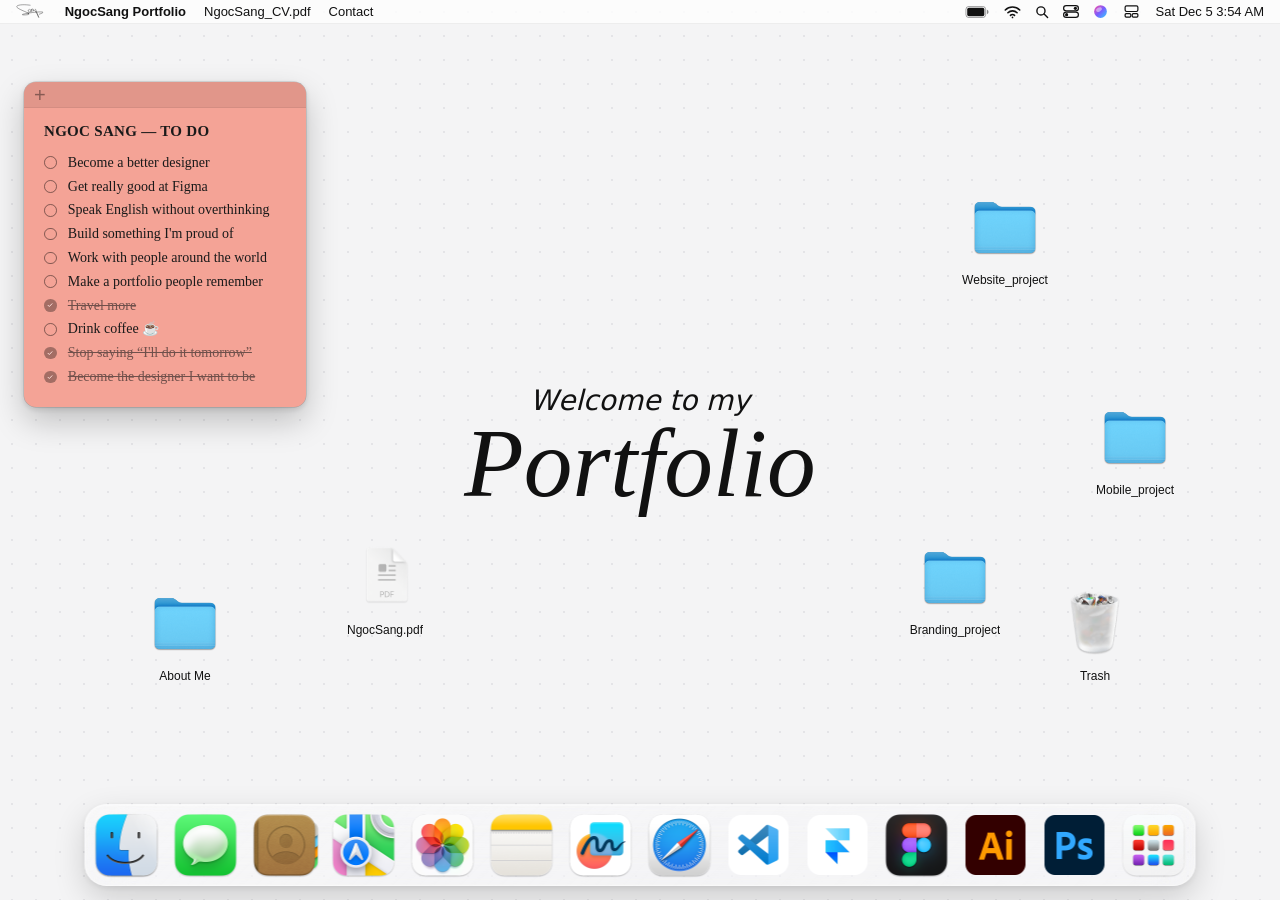
<file: index.html>
<!doctype html>
<html lang="en">

<head>
  <meta charset="UTF-8" />
  <meta name="viewport" content="width=device-width, initial-scale=1, viewport-fit=cover" />
  <title>Mac ios</title>
  <meta name="description" content="Ngoc Sang's design portfolio: website, mobile and branding projects." />
  <meta name="theme-color" content="#f8f8f8" />

  <!-- Chia sẻ mạng xã hội -->
  <meta property="og:type" content="website" />
  <meta property="og:title" content="NgocSang Portfolio" />
  <meta property="og:description" content="Design portfolio: website, mobile and branding projects." />
  <meta property="og:image" content="assets/menubar/Logo_dark.svg" />

  <link rel="icon" href="assets/menubar/Logo_dark.svg" type="image/svg+xml" />

  <!-- Nạp sớm ảnh nằm trên màn hình đầu tiên -->
  <link rel="preload" as="image" href="assets/menubar/Logo_dark.svg" />
  <link rel="preload" as="image" href="assets/folders/folder.png" />

  <!-- CSS: style.css chứa reset, biến, style chung nên phải nạp đầu tiên -->
  <link rel="stylesheet" href="css/style.css" />
  <link rel="stylesheet" href="css/menubar.css" />
  <link rel="stylesheet" href="css/dock.css" />
  <link rel="stylesheet" href="css/windows.css" />
  <link rel="stylesheet" href="css/desktop.css" />
  <link rel="stylesheet" href="css/liquid-glass.css" />
  <link rel="stylesheet" href="css/sticky-note.css" />
  <link rel="stylesheet" href="css/app-mode.css" />
  <link rel="stylesheet" href="css/apps/photos.css" />
  <link rel="stylesheet" href="css/apps/doc.css" />
  <link rel="stylesheet" href="css/apps/spotify.css" />

  <!-- CSS của từng app (nạp sau windows.css) -->
  <link rel="stylesheet" href="css/apps/finder.css" />
  <link rel="stylesheet" href="css/apps/folders.css" />
  <link rel="stylesheet" href="css/apps/about.css" />
  <link rel="stylesheet" href="css/apps/messages.css" />
  <link rel="stylesheet" href="css/apps/contact.css" />
  <link rel="stylesheet" href="css/apps/map.css" />
  <link rel="stylesheet" href="css/apps/freeform.css" />
  <!-- <link rel="stylesheet" href="css/apps/trash.css" /> -->

  <!-- responsive.css (đã gộp ios.css): nạp CUỐI CÙNG để ghi đè mọi file khác -->
  <link rel="stylesheet" href="css/responsive.css" />

  <!-- JS: defer = tải song song, chạy đúng thứ tự sau khi parse xong DOM.
       Các app đăng ký vào window.WMApps nên phải đứng TRƯỚC window-manager.js -->
  <script src="js/clock.js" defer></script>
  <script src="js/dock.js" defer></script>
  <script src="js/genie.js" defer></script>

  <script src="js/apps/finder.js" defer></script>
  <script src="js/apps/folders.js" defer></script>
  <script src="js/apps/about.js" defer></script>
  <script src="js/apps/messages.js" defer></script>
  <script src="js/apps/contact.js" defer></script>
  <script src="js/apps/photos.js" defer></script>
  <script src="js/apps/map-city.js" defer></script>
  <script src="js/apps/map.js" defer></script>
  <script src="js/apps/doc.js" defer></script>
  <script src="js/apps/freeform.js" defer></script>
  <!-- <script src="js/apps/trash.js" defer></script> -->
  <script src="js/apps/spotify.js" defer></script>


  <script src="js/window-manager.js" defer></script>
  <script src="js/desktop.js" defer></script>
  <script src="js/wallpaper.js" defer></script>
  <!-- <script src="js/apps/tool/build-map-data.mjs" defer></script> -->


</head>

<body>

  <!-- MENU BAR -->
  <header id="menubar">
    <nav class="menubar-left" aria-label="Menu bar">
      <img src="assets/menubar/Logo_dark.svg" class="logo" alt="Logo" width="32" height="32" />
      <span class="menu-item active">NgocSang Portfolio</span>
      <a class="menu-item" href="https://drive.google.com/file/d/1FMXgmO621BJzMf6jBqnUB1yMAn4HtWCn/view?usp=sharing"
        target="_blank" rel="noopener noreferrer" style="color:inherit;text-decoration:none;">NgocSang_CV.pdf</a>
      <span class="menu-item" data-open="contact" role="button" tabindex="0">Contact</span>
    </nav>

    <div class="menubar-right">
      <div class="status-icons" aria-hidden="true">
        <!-- Battery -->
        <span class="sb sb-battery">
          <svg viewBox="0 0 28 14" width="25" height="12">
            <rect x="0.5" y="0.5" width="23" height="13" rx="3.5" fill="none" stroke="currentColor" opacity=".45" />
            <rect x="2" y="2" width="20" height="10" rx="2" fill="currentColor" />
            <path d="M25 4.5v5c1-.3 1.8-1.2 1.8-2.5S26 4.8 25 4.5z" fill="currentColor" opacity=".5" />
          </svg>
        </span>
        <!-- Wi-Fi -->
        <span class="sb sb-wifi">
          <svg viewBox="0 0 20 16" width="17" height="14" fill="none" stroke="currentColor" stroke-width="1.9"
            stroke-linecap="round">
            <path d="M1.5 5.6a12 12 0 0 1 17 0" />
            <path d="M4.6 8.9a7.6 7.6 0 0 1 10.8 0" />
            <path d="M7.6 12a3.3 3.3 0 0 1 4.8 0" />
            <circle cx="10" cy="14.4" r="1" fill="currentColor" stroke="none" />
          </svg>
        </span>
        <!-- Spotlight -->
        <span class="sb sb-search">
          <svg viewBox="0 0 20 20" width="14" height="14" fill="none" stroke="currentColor" stroke-width="2"
            stroke-linecap="round">
            <circle cx="8.5" cy="8.5" r="5.8" />
            <path d="M13 13l5 5" />
          </svg>
        </span>
        <!-- Control Center -->
        <span class="sb sb-cc">
          <svg viewBox="0 0 20 16" width="16" height="13" fill="none" stroke="currentColor" stroke-width="1.5">
            <rect x="0.75" y="0.75" width="18.5" height="6.5" rx="3.25" />
            <circle cx="15.5" cy="4" r="2" fill="currentColor" stroke="none" />
            <rect x="0.75" y="8.75" width="18.5" height="6.5" rx="3.25" />
            <circle cx="4.5" cy="12" r="2" fill="currentColor" stroke="none" />
          </svg>
        </span>
        <!-- Siri -->
        <span class="sb sb-siri">
          <svg viewBox="0 0 20 20" width="15" height="15">
            <defs>
              <linearGradient id="siriG" x1="0" y1="0" x2="1" y2="1">
                <stop offset="0" stop-color="#ff4fa3" />
                <stop offset=".5" stop-color="#7a5cff" />
                <stop offset="1" stop-color="#2fd0ff" />
              </linearGradient>
            </defs>
            <circle cx="10" cy="10" r="8.5" fill="url(#siriG)" />
            <ellipse cx="8" cy="7.5" rx="4" ry="2.6" fill="#fff" opacity=".45" transform="rotate(-25 8 7.5)" />
          </svg>
        </span>
      </div>
      <time id="clock"></time>
    </div>
  </header>

  <!-- DESKTOP -->
  <main id="desktop">

    <!-- Welcome -->
    <section class="welcome">
      <p class="welcome-sub">Welcome to my</p>
      <h1 class="welcome-title">Portfolio</h1>
    </section>

    <!-- Sticky note -->
    <aside class="sticky-note" aria-label="To do list">
      <h2>NGOC SANG — TO DO</h2>
      <ul>
        <li>Become a better designer</li>
        <li>Get really good at Figma</li>
        <li>Speak English without overthinking</li>
        <li>Build something I'm proud of</li>
        <li>Work with people around the world</li>
        <li>Make a portfolio people remember</li>
        <li class="done">Travel more</li>
        <li>Drink coffee ☕</li>
        <li class="done">Stop saying &ldquo;I'll do it tomorrow&rdquo;</li>
        <li class="done">Become the designer I want to be</li>
      </ul>
    </aside>

    <!-- Desktop icons -->
    <div class="desktop-icons">

      <div class="desk-icon" data-open="website_project" role="button" tabindex="0" style="top:130px; right:230px;">
        <img src="assets/folders/folder.png" alt="" width="80" height="80" />
        <span class="label">Website_project</span>
      </div>

      <div class="desk-icon" data-open="mobile_project" role="button" tabindex="0" style="top:340px; right:100px;">
        <img src="assets/folders/folder.png" alt="" width="80" height="80" />
        <span class="label">Mobile_project</span>
      </div>

      <div class="desk-icon" data-open="branding_project" role="button" tabindex="0" style="top:480px; right:280px;">
        <img src="assets/folders/folder.png" alt="" width="80" height="80" />
        <span class="label">Branding_project</span>
      </div>

      <a class="desk-icon" href="https://drive.google.com/file/d/1FMXgmO621BJzMf6jBqnUB1yMAn4HtWCn/view?usp=sharing"
        target="_blank" rel="noopener noreferrer" style="top:480px; left:340px; color:inherit; text-decoration:none;">
        <img src="assets/folders/pdf.png" alt="" width="60" height="80" loading="lazy" />
        <span class="label">NgocSang.pdf</span>
      </a>

      <div class="desk-icon" data-open="about" role="button" tabindex="0" style="bottom:160px; left:140px;">
        <img src="assets/folders/folder.png" alt="" width="80" height="80" />
        <span class="label">About Me</span>
      </div>

      <div class="desk-icon" data-open="trash" role="button" tabindex="0" style="bottom:160px; right:140px;">
        <img src="assets/dock/Trashn.png" alt="" width="80" height="80" loading="lazy" />
        <span class="label">Trash</span>
      </div>

    </div>
  </main>
  <!-- DOCK -->
  <nav id="dock" aria-label="Dock">
    <div class="dock-icon" role="button" tabindex="0" data-open="finder" title="Finder"><img
        src="assets/dock/Finder.png" alt="" decoding="async" /></div>
    <!-- <div class="dock-icon" role="button" tabindex="0" data-open="website_project" title="Website_project"><img
        src="assets/dock/Folder.png" alt="" decoding="async" /></div> -->
    <div class="dock-icon" role="button" tabindex="0" data-open="messages" title="Messages"><img
        src="assets/dock/Messages.png" alt="" decoding="async" /></div>
    <!-- <div class="dock-icon" role="button" tabindex="0" title="Mail"><img src="assets/dock/Mail.png" alt=""
        decoding="async" /></div> -->
    <div class="dock-icon" role="button" tabindex="0" data-open="contact" title="Contact"><img
        src="assets/dock/contacts.png" alt="" decoding="async" /></div>
    <div class="dock-icon" role="button" tabindex="0" data-open="map" title="Maps"><img src="assets/dock/Maps.png"
        alt="" decoding="async" /></div>
    <div class="dock-icon" role="button" tabindex="0" data-open="photos" title="Photos"><img
        src="assets/dock/Photos.png" alt="" decoding="async" /></div>
    <div class="dock-icon" role="button" tabindex="0" data-open="notes" title="Notes"><img src="assets/dock/Notes.png"
        alt="" decoding="async" /></div>
    <div class="dock-icon" role="button" tabindex="0" data-open="freeform" title="Freeform"><img
        src="assets/dock/Freeform.png" alt="" decoding="async" /></div>
    <div class="dock-icon" role="button" tabindex="0" title="Safari"><img src="assets/dock/Safari.png" alt=""
        decoding="async" /></div>

    <!-- <div class="dock-sep" role="separator"></div> -->

    <!-- <div class="dock-icon" role="button" tabindex="0" title="WPS Office"><img src="assets/dock/Wps.png" alt=""
        decoding="async" /></div> -->
    <div class="dock-icon" role="button" tabindex="0" title="VS Code"><img src="assets/dock/Vs.png" alt=""
        decoding="async" /></div>
    <div class="dock-icon" role="button" tabindex="0" title="Framer"><img src="assets/dock/Framer.png" alt=""
        decoding="async" /></div>
    <div class="dock-icon" role="button" tabindex="0" data-open="branding_project" title="Figma"><img
        src="assets/dock/Figma.png" alt="" decoding="async" /></div>
    <div class="dock-icon" role="button" tabindex="0" title="Illustrator"><img src="assets/dock/aiAi.png" alt=""
        decoding="async" /></div>
    <div class="dock-icon" role="button" tabindex="0" title="Photoshop"><img src="assets/dock/Ps.png" alt=""
        decoding="async" /></div>

    <div class="dock-sep" role="separator"></div>

    <div class="dock-icon" role="button" data-open="spotify" tabindex="0" title="Spotify"><img
        src="assets/dock/Spotify.png" alt="" decoding="async" /></div>
    <div class="dock-icon" role="button" tabindex="0" data-open="trash" title="Trash"><img src="assets/dock/Trash0.png"
        alt="" decoding="async" /></div>
  </nav>

  <!-- WINDOWS: tạo động bởi js/window-manager.js -->
  <div id="windows"></div>



  <noscript>Please enable JavaScript to open the folders and windows on this portfolio.</noscript>
</body>

</html>
</file>
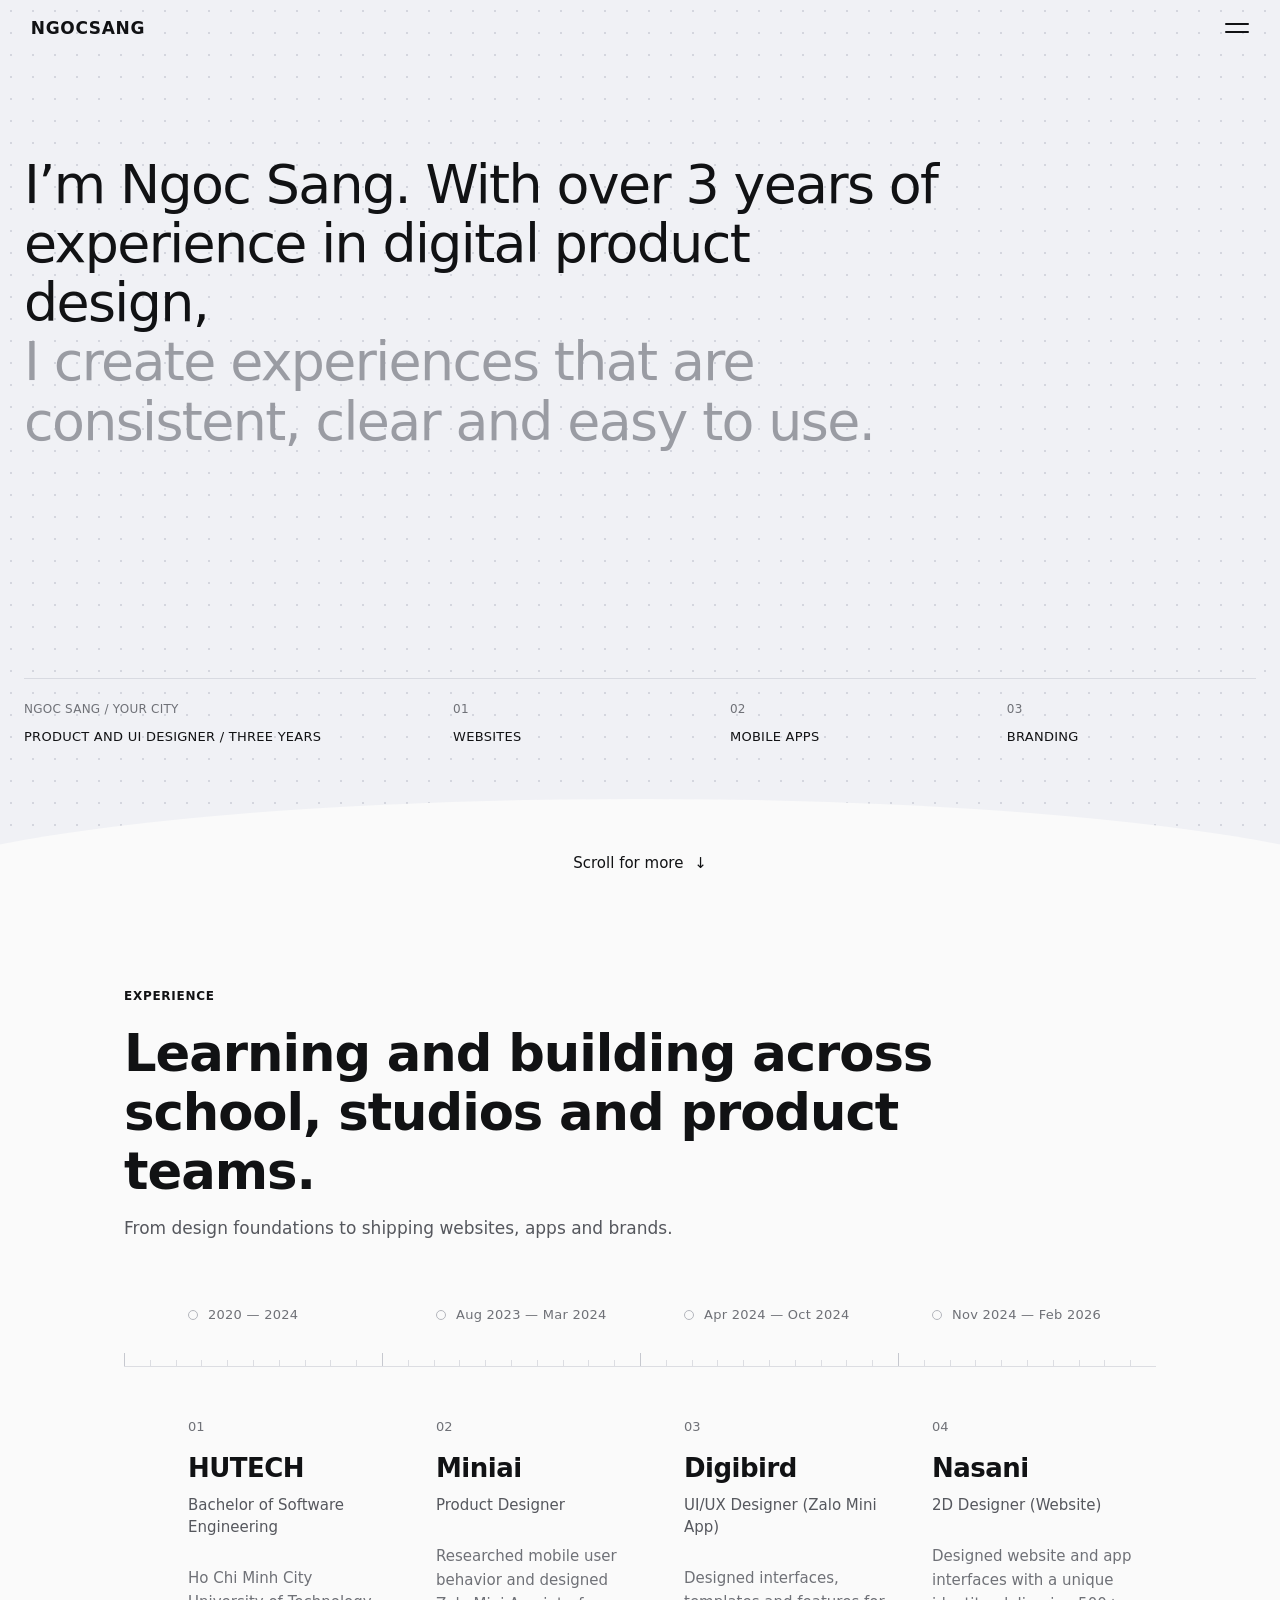
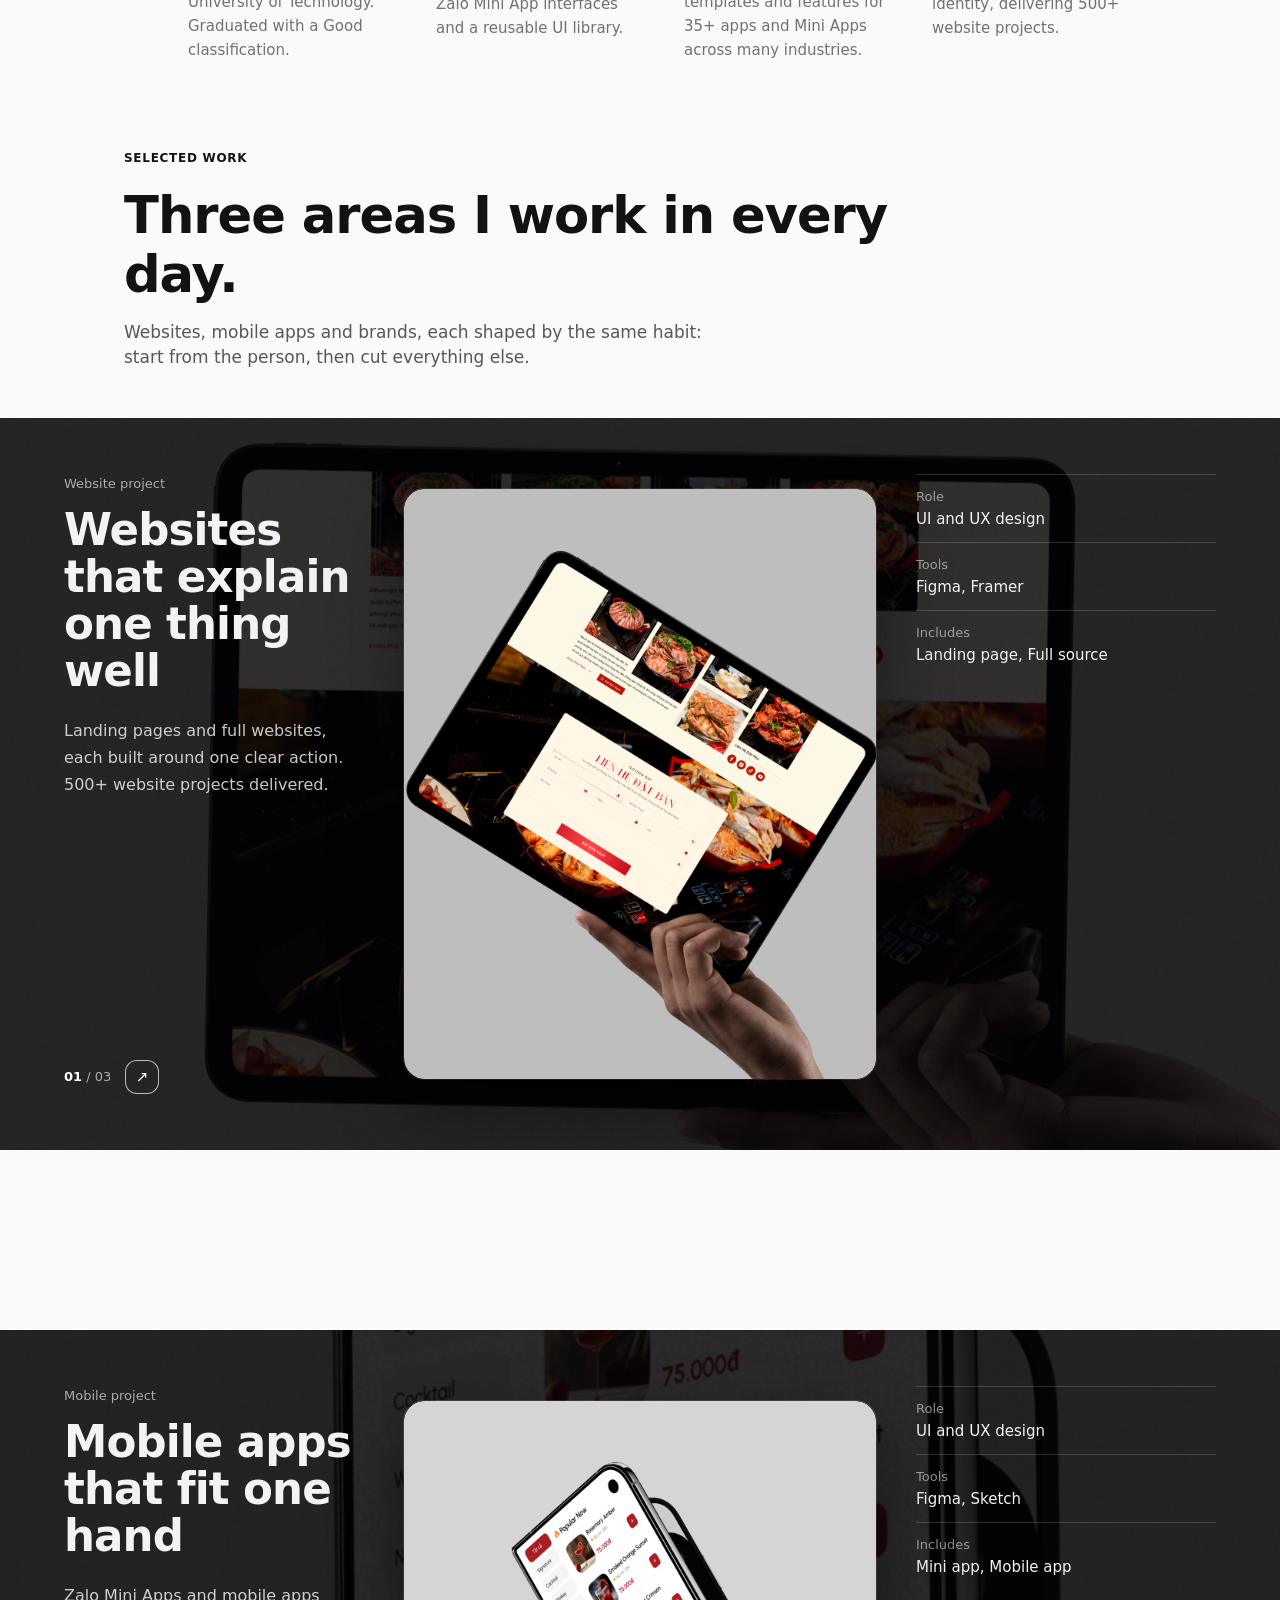
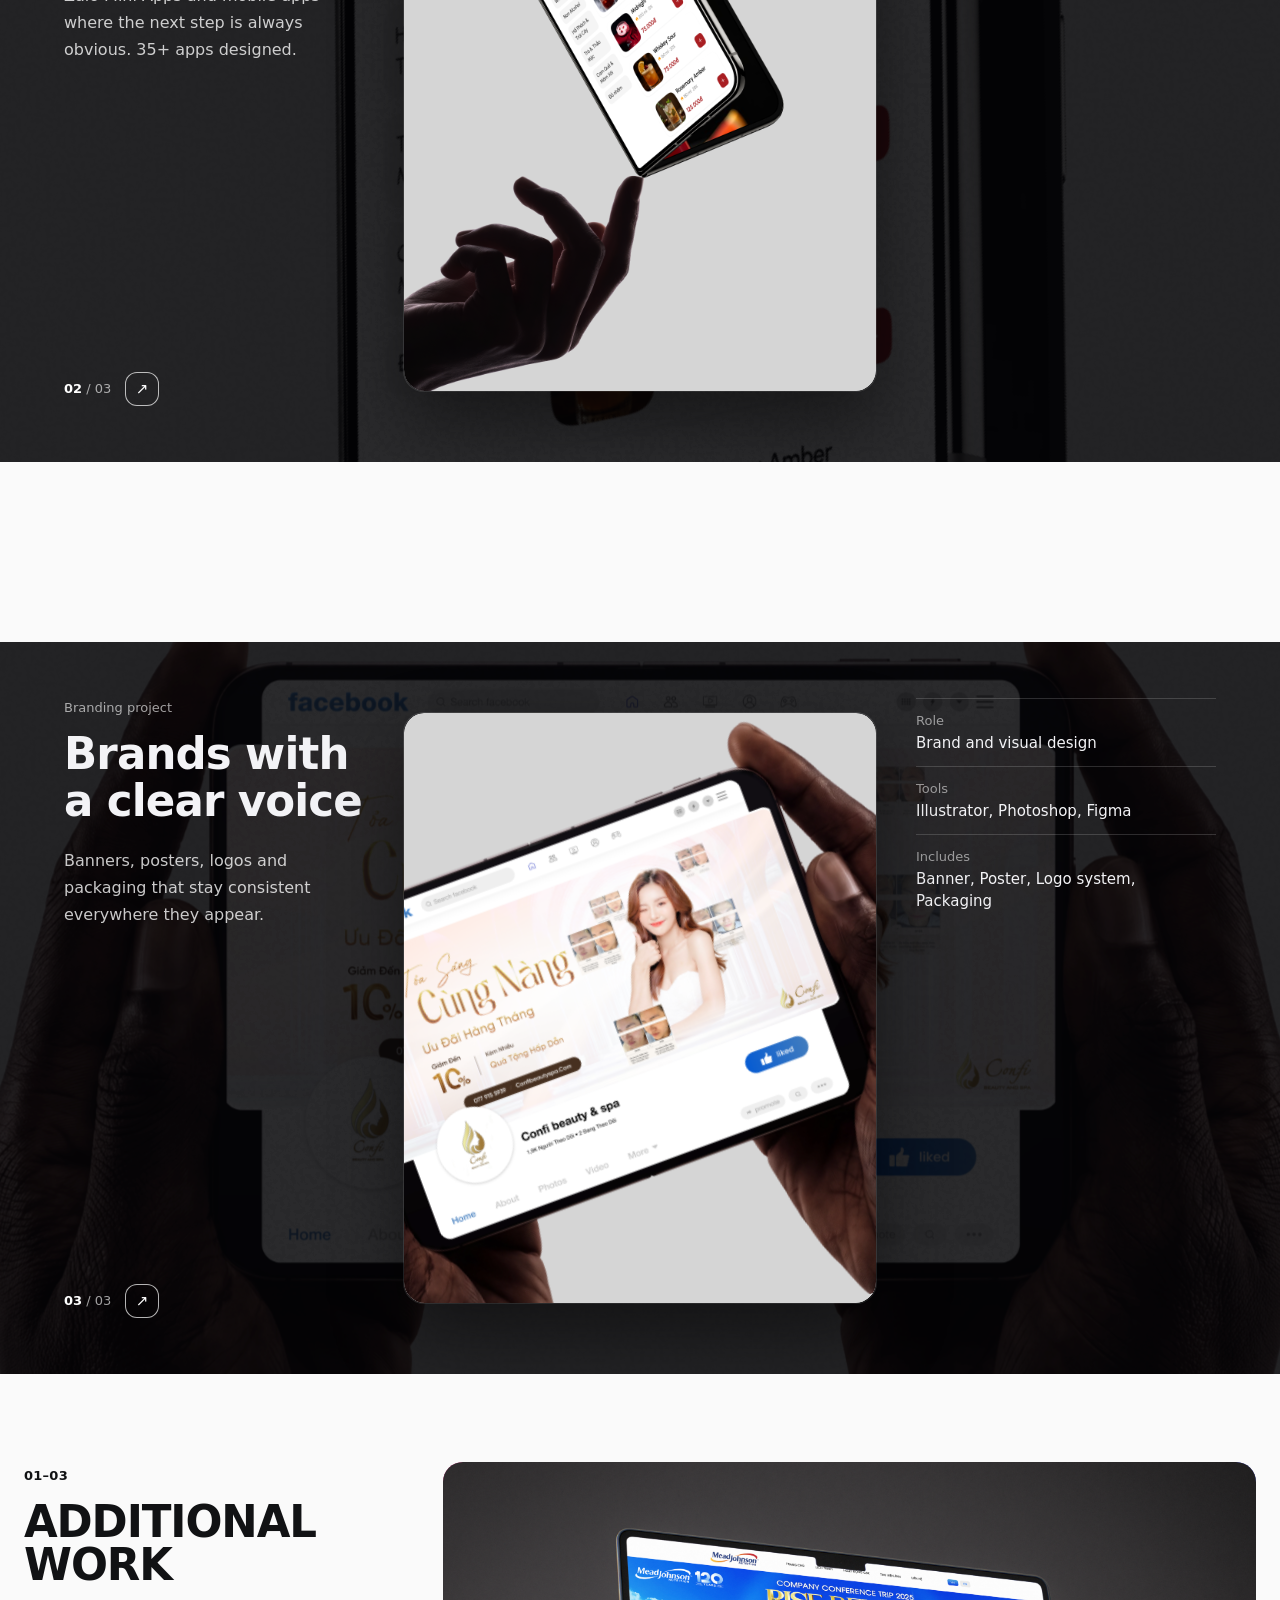
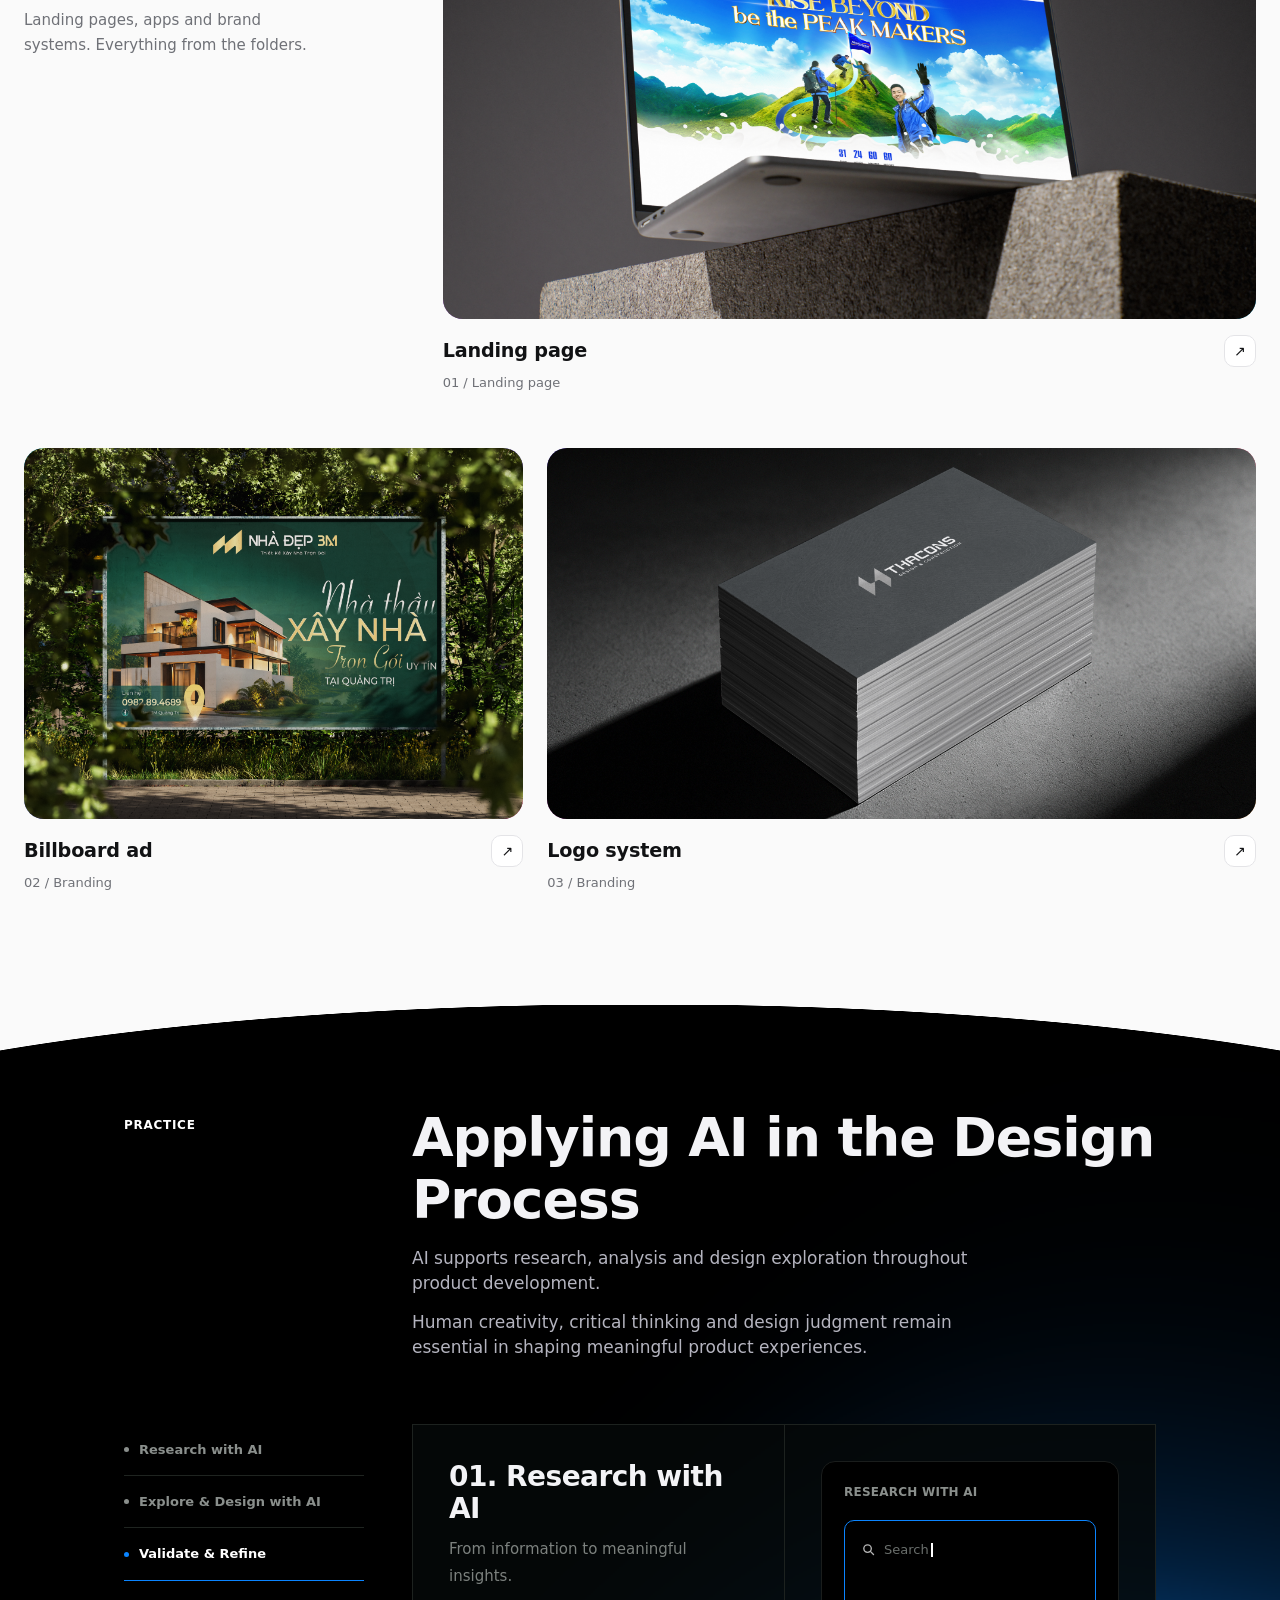
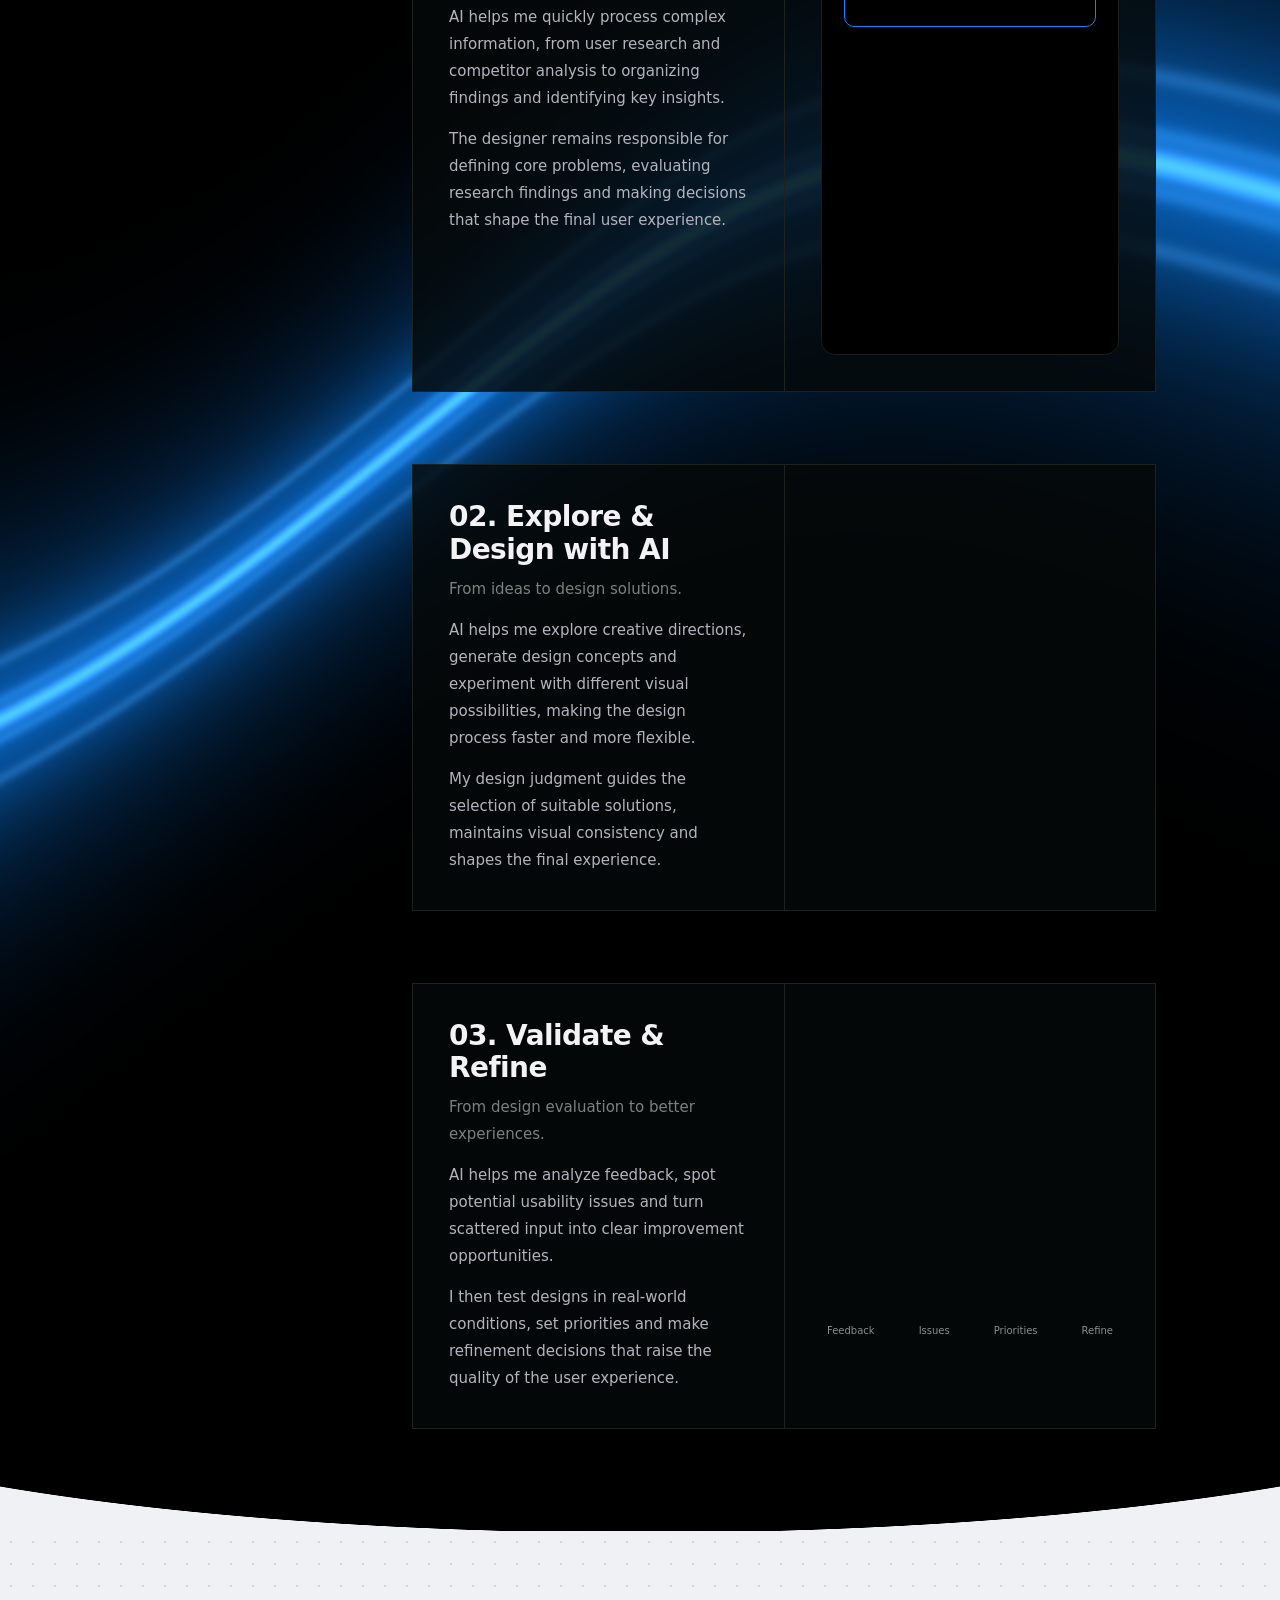
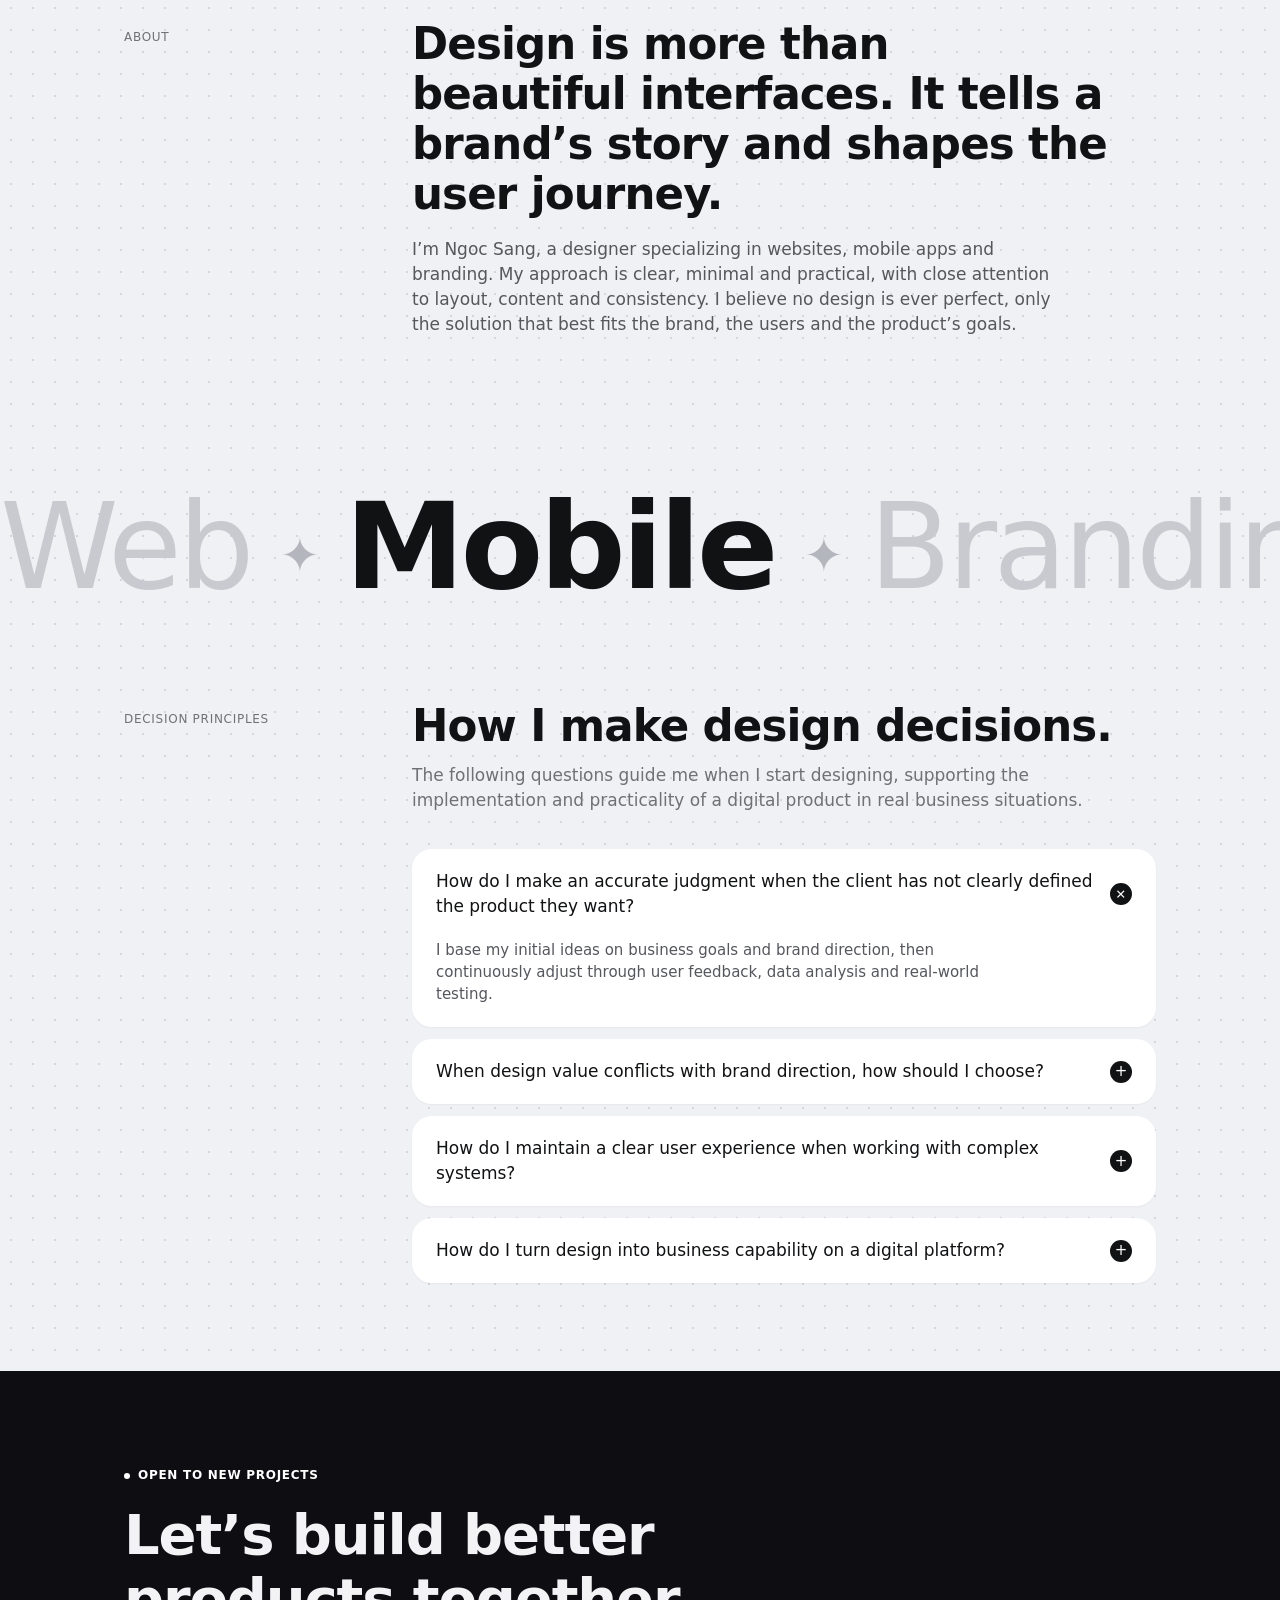
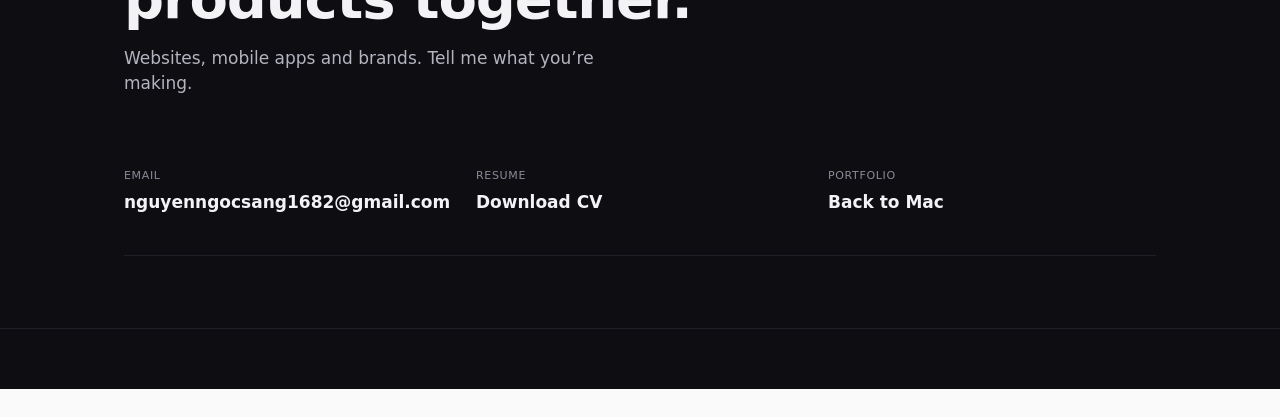
<file: portfolio.html>
<!doctype html>
<!-- css/portfolio.css + js/portfolio.js đi kèm trang này -->
<html lang="en">
<head>
<meta charset="UTF-8">
<meta name="viewport" content="width=device-width, initial-scale=1, viewport-fit=cover">
<title>Ngoc Sang | Design Portfolio</title>
<meta name="description" content="Ngoc Sang designs websites, mobile apps and brands.">
<meta name="theme-color" content="#fafafa">
<link rel="icon" href="assets/menubar/Logo.png">
<link rel="stylesheet" href="css/portfolio.css">
</head>
<body>

<div class="rail" aria-hidden="true"><i></i></div>

<header class="bar"><div class="w bar-in">
  <a class="logo" href="index.html">NGOCSANG</a>
  <button class="menu-btn" type="button" aria-label="Open menu" aria-expanded="false" aria-controls="menu"></button>
</div></header>

<div class="menu-bg" aria-hidden="true"></div>
<div class="menu" id="menu" aria-hidden="true">
  <button class="menu-x" type="button" aria-label="Close menu"></button>
  <nav class="menu-nav" aria-label="Sections">
    <a href="#top" style="--n:0">Home<em>01</em></a>
    <a href="#journey" style="--n:1">Experience<em>02</em></a>
    <a href="#work" style="--n:2">Work<em>03</em></a>
    <a href="#more" style="--n:3">More work<em>04</em></a>
    <a href="#practice" style="--n:4">Practice<em>05</em></a>
    <a href="#about" style="--n:5">About<em>06</em></a>
    <a href="#decisions" style="--n:6">Decisions<em>07</em></a>
    <a href="#contact" style="--n:7">Contact<em>08</em></a>
  </nav>
  <div class="menu-foot"><span>Ngoc Sang</span><span>Product and UI designer</span></div>
</div>

<main>
 <section class="hero" id="top">
  <div class="trail" aria-hidden="true"></div>
  <div class="hero-in">
        <h1>I’m Ngoc Sang. With over 3 years of experience in digital product design, <span>I create experiences that are consistent, clear and easy to use.</span></h1>
  </div>
  <div class="hero-in hero-low">
 
    <ul class="strip">
      <li><span>Ngoc Sang / Your city</span><b>Product and UI designer / Three years</b></li>
      <li><span>01</span><b>Websites</b></li>
      <li><span>02</span><b>Mobile apps</b></li>
      <li><span>03</span><b>Branding</b></li>
    </ul>
  </div>
  <a class="more" href="#journey">Scroll for more <span aria-hidden="true">↓</span></a>
</section>

<div data-trail>
<section class="sec w journey" id="journey">
  <small>Experience</small>
  <h2>Learning and building across school, studios and product teams.</h2>
  <p class="sub">From design foundations to shipping websites, apps and brands.</p>
  <ol class="tl">
    <li><time>2020 — 2024</time><span class="no">01</span><h3>HUTECH</h3><b>Bachelor of Software Engineering</b><p>Ho Chi Minh City University of Technology. Graduated with a Good classification.</p></li>
    <li><time>Aug 2023 — Mar 2024</time><span class="no">02</span><h3>Miniai</h3><b>Product Designer</b><p>Researched mobile user behavior and designed Zalo Mini App interfaces and a reusable UI library.</p></li>
    <li><time>Apr 2024 — Oct 2024</time><span class="no">03</span><h3>Digibird</h3><b>UI/UX Designer (Zalo Mini App)</b><p>Designed interfaces, templates and features for 35+ apps and Mini Apps across many industries.</p></li>
    <li><time>Nov 2024 — Feb 2026</time><span class="no">04</span><h3>Nasani</h3><b>2D Designer (Website)</b><p>Designed website and app interfaces with a unique identity, delivering 500+ website projects.</p></li>
  </ol>
</section>
</div>
<section class="work" id="work">
  <div class="w">
    <small>Selected work</small>
    <h2>Three areas I work in every day.</h2>
    <p class="work-sub">Websites, mobile apps and brands, each shaped by the same habit: start from the person, then cut everything else.</p>
  </div>

  <div class="stack">
    <article class="card">
      <div class="cover" aria-hidden="true"></div>
      <div class="body">
        <div class="info">
          <small>Website project</small>
          <h3>Websites that explain one thing well</h3>
          <p>Landing pages and full websites, each built around one clear action. 500+ website projects delivered.</p>
          <div class="count"><span><b>01</b> / 03</span><span class="go" aria-hidden="true">↗</span></div>
        </div>
        <div class="shot"><i class="pill">View Work</i><div class="m web" aria-hidden="true"><b></b><i></i><i style="width:70%"></i><u></u></div></div>
        <dl><div><dt>Role</dt><dd>UI and UX design</dd></div><div><dt>Tools</dt><dd>Figma, Framer</dd></div><div><dt>Includes</dt><dd>Landing page, Full source</dd></div></dl>
      </div>
    </article>

    <article class="card">
      <div class="cover" aria-hidden="true"></div>
      <div class="body">
        <div class="info">
          <small>Mobile project</small>
          <h3>Mobile apps that fit one hand</h3>
          <p>Zalo Mini Apps and mobile apps where the next step is always obvious. 35+ apps designed.</p>
          <div class="count"><span><b>02</b> / 03</span><span class="go" aria-hidden="true">↗</span></div>
        </div>
        <div class="shot"><i class="pill">View Work</i><div class="m phone" aria-hidden="true"><b></b><i></i><i style="width:60%"></i><u></u></div></div>
        <dl><div><dt>Role</dt><dd>UI and UX design</dd></div><div><dt>Tools</dt><dd>Figma, Sketch</dd></div><div><dt>Includes</dt><dd>Mini app, Mobile app</dd></div></dl>
      </div>
    </article>

    <article class="card">
      <div class="cover" aria-hidden="true"></div>
      <div class="body">
        <div class="info">
          <small>Branding project</small>
          <h3>Brands with a clear voice</h3>
          <p>Banners, posters, logos and packaging that stay consistent everywhere they appear.</p>
          <div class="count"><span><b>03</b> / 03</span><span class="go" aria-hidden="true">↗</span></div>
        </div>
        <div class="shot"><i class="pill">View Work</i><div class="m brand" aria-hidden="true"><b></b><b></b><b></b><b></b></div></div>
        <dl><div><dt>Role</dt><dd>Brand and visual design</dd></div><div><dt>Tools</dt><dd>Illustrator, Photoshop, Figma</dd></div><div><dt>Includes</dt><dd>Banner, Poster, Logo system, Packaging</dd></div></dl>
      </div>
    </article>
  </div>
</section>

<section class="add" id="more">
  <div class="add-grid">
    <div class="add-head">
      <small>01–03</small>
      <h2>Additional work</h2>
      <p>Landing pages, apps and brand systems. Everything from the folders.</p>
    </div>
    <a class="t" href="#more"><span class="th"><img src="assets/system/other1.png" alt="Landing page" loading="lazy"><i class="pill">View Work</i></span><span class="row"><b>Landing page</b><span class="arr" aria-hidden="true">↗</span></span><small>01 / Landing page</small></a>
    <a class="t" href="#more"><span class="th"><img src="assets/system/other2.png" alt="Billboard advertising design for Nhà Đẹp 3M" loading="lazy"><i class="pill">View Work</i></span><span class="row"><b>Billboard ad</b><span class="arr" aria-hidden="true">↗</span></span><small>02 / Branding</small></a>
    <a class="t" href="#more"><span class="th"><img src="assets/system/other3.png" alt="Logo system" loading="lazy"><i class="pill">View Work</i></span><span class="row"><b>Logo system</b><span class="arr" aria-hidden="true">↗</span></span><small>03 / Branding</small></a>
  </div>
</section>

<section class="dark" id="practice"><div class="w sec">
  <div class="two">
    <small>Practice</small>
    <div>
      <h2 style="max-width:16em">Applying AI in the Design Process</h2>
      <p class="pr-sub">AI supports research, analysis and design exploration throughout product development.</p>
      <p class="pr-intro">Human creativity, critical thinking and design judgment remain essential in shaping meaningful product experiences.</p>
    </div>
  </div>

  <div class="pr">
    <nav class="pr-nav" aria-label="Practice">
      <a href="#p1" aria-current="true">Research with AI</a>
      <a href="#p2">Explore &amp; Design with AI</a>
      <a href="#p3">Validate &amp; Refine</a>
    </nav>

    <div class="pr-list">
      <article class="pc" id="p1">
        <div>
          <h3>01. Research with AI</h3>
          <p class="st">From information to meaningful insights.</p>
          <p>AI helps me quickly process complex information, from user research and competitor analysis to organizing findings and identifying key insights.</p>
          <p>The designer remains responsible for defining core problems, evaluating research findings and making decisions that shape the final user experience.</p>
        </div>
        <div class="pv"><div class="mock sr" aria-hidden="true"><div class="mock-t">Research with AI</div><div class="mock-in sr-box" data-kw="user research|data analysis|competitor analysis|insight extraction"><svg class="sr-ico" viewBox="0 0 24 24"><circle cx="10.5" cy="10.5" r="6"/><path d="M15 15l5 5"/></svg><div class="sr-line"><div class="sr-cur"><em class="sr-q"></em><u class="sr-caret"></u></div></div><span class="sr-tag">Key insights</span></div><ul class="mock-ls">
  <li><div><b>User Research</b><span>Understand user needs and behaviors</span></div></li>
  <li><div><b>Data Analysis</b><span>Organize and analyze research findings</span></div></li>
  <li><div><b>Competitor Analysis</b><span>Identify market patterns and opportunities</span></div></li>
  <li><div><b>Insight Extraction</b><span>Turn information into design opportunities</span></div></li>
</ul></div></div>
      </article>

      <article class="pc" id="p2">
        <div>
          <h3>02. Explore &amp; Design with AI</h3>
          <p class="st">From ideas to design solutions.</p>
          <p>AI helps me explore creative directions, generate design concepts and experiment with different visual possibilities, making the design process faster and more flexible.</p>
          <p>My design judgment guides the selection of suitable solutions, maintains visual consistency and shapes the final experience.</p>
        </div>
        <div class="pv"><div class="mock ch bare" aria-hidden="true">
          <svg class="ch-svg" viewBox="0 0 332 230" role="presentation">
            <path class="ch-ln" pathLength="1" d="M74 115H106M74 115H78Q90 115 90 103V42Q90 30 102 30H106M74 115H78Q90 115 90 127V188Q90 200 102 200H106"/>
            <path class="ch-ln" pathLength="1" d="M218 115H250M218 30H222Q234 30 234 42V103Q234 115 246 115H250M218 200H222Q234 200 234 188V127Q234 115 246 115H250"/>
            <path class="ch-pulse" pathLength="100" d="M74 115H78Q90 115 90 103V42Q90 30 102 30H106"/>
            <path class="ch-pulse" pathLength="100" d="M74 115H106"/>
            <path class="ch-pulse" pathLength="100" d="M74 115H78Q90 115 90 127V188Q90 200 102 200H106"/>
            <path class="ch-pulse r" pathLength="100" d="M218 30H222Q234 30 234 42V103Q234 115 246 115H250"/>
            <path class="ch-pulse r" pathLength="100" d="M218 115H250"/>
            <path class="ch-pulse r" pathLength="100" d="M218 200H222Q234 200 234 188V127Q234 115 246 115H250"/>
            <g class="ch-g" style="--k:0"><rect class="ch-node" x="0" y="88" width="74" height="54" rx="12"/><text class="ch-t" x="14" y="106">Design</text><text class="ch-t" x="14" y="124">brief</text></g>
            <g class="ch-g" style="--k:1"><rect class="ch-node" x="106" y="3" width="112" height="54" rx="12"/><text class="ch-t" x="120" y="21">Idea</text><text class="ch-t" x="120" y="39">generation</text></g>
            <g class="ch-g" style="--k:2"><rect class="ch-node" x="106" y="88" width="112" height="54" rx="12"/><text class="ch-t" x="120" y="106">Visual</text><text class="ch-t" x="120" y="124">exploration</text></g>
            <g class="ch-g" style="--k:3"><rect class="ch-node" x="106" y="173" width="112" height="54" rx="12"/><text class="ch-t" x="120" y="191">Concept</text><text class="ch-t" x="120" y="209">development</text></g>
            <g class="ch-g" style="--k:4"><rect class="ch-node hl" x="250" y="88" width="82" height="54" rx="12"/><text class="ch-t" x="264" y="106">Refined</text><text class="ch-t" x="264" y="124">design</text></g>
          </svg>
        </div></div>
      </article>

      <article class="pc" id="p3">
        <div>
          <h3>03. Validate &amp; Refine</h3>
          <p class="st">From design evaluation to better experiences.</p>
          <p>AI helps me analyze feedback, spot potential usability issues and turn scattered input into clear improvement opportunities.</p>
          <p>I then test designs in real-world conditions, set priorities and make refinement decisions that raise the quality of the user experience.</p>
        </div>
        <div class="pv"><div class="mock ch bare" aria-hidden="true">
          <div class="ch-tiles">
            <div class="ch-tile"><span>FEEDBACK</span><b>Analyze</b><em>usability issues</em></div>
            <div class="ch-tile"><span>IMPROVEMENTS</span><b>Prioritize</b><em>design changes</em></div>
          </div>
          <div class="ch-bars">
            <div class="ch-grp"><div class="ch-cols"><i style="--h:16%;--k:0"></i><i style="--h:22%;--k:1"></i><i style="--h:28%;--k:2"></i></div><span>Feedback</span></div>
            <div class="ch-grp"><div class="ch-cols"><i style="--h:34%;--k:3"></i><i style="--h:42%;--k:4"></i><i style="--h:50%;--k:5"></i></div><span>Issues</span></div>
            <div class="ch-grp"><div class="ch-cols"><i style="--h:58%;--k:6"></i><i style="--h:66%;--k:7"></i><i style="--h:74%;--k:8"></i></div><span>Priorities</span></div>
            <div class="ch-grp"><div class="ch-cols"><i style="--h:82%;--k:9"></i><i style="--h:90%;--k:10"></i><i style="--h:100%;--k:11"></i></div><span>Refine</span></div>
          </div>
        </div></div>
      </article>
    </div>
  </div>
</div></section>

<div class="lite" data-trail>
<section class="sec w two about" id="about">
  <small>About</small>
  <div>
    <h2 style="max-width:16em">Design is more than beautiful interfaces. It tells a brand’s story and shapes the user journey.</h2>
    <p>I’m Ngoc Sang, a designer specializing in websites, mobile apps and branding. My approach is clear, minimal and practical, with close attention to layout, content and consistency. I believe no design is ever perfect, only the solution that best fits the brand, the users and the product’s goals.</p>
  </div>
</section>
<div class="mq" aria-hidden="true"><p>Web<em>✦</em><strong>Mobile</strong><em>✦</em>Branding<em>✦</em>Web<em>✦</em><strong>Mobile</strong><em>✦</em>Branding<em>✦</em>Web<em>✦</em><strong>Mobile</strong><em>✦</em>Branding<em>✦</em>Web<em>✦</em><strong>Mobile</strong><em>✦</em>Branding<em>✦</em>Web<em>✦</em><strong>Mobile</strong><em>✦</em>Branding<em>✦</em>Web<em>✦</em><strong>Mobile</strong><em>✦</em>Branding<em>✦</em></p></div>

<section class="sec w two" id="decisions">
  <small>Decision principles</small>
  <div>
    <h2>How I make design decisions.</h2>
    <p class="dec-sub">The following questions guide me when I start designing, supporting the implementation and practicality of a digital product in real business situations.</p>
    <div class="faq">
      <details open><summary>How do I make an accurate judgment when the client has not clearly defined the product they want?</summary><p>I base my initial ideas on business goals and brand direction, then continuously adjust through user feedback, data analysis and real-world testing.</p></details>
      <details><summary>When design value conflicts with brand direction, how should I choose?</summary><p>I prioritize listening to users, analyzing behavior and comparing it with business goals to identify what needs improving, rather than relying only on personal opinion.</p></details>
      <details><summary>How do I maintain a clear user experience when working with complex systems?</summary><p>I use task breakdown, reveal information step by step and provide instant feedback, so users can easily approach the system and make decisions without being overloaded with information.</p></details>
      <details><summary>How do I turn design into business capability on a digital platform?</summary><p>I start from the real business model, identify users’ common needs and problems, then build reusable design components that can scale as the business grows.</p></details>
    </div>
  </div>
</section>
</div>
</main>

<footer class="end" id="contact" data-trail>
  <div class="w">
    <small class="live">Open to new projects</small>
    <h2>Let’s build better products together.</h2>
    <p>Websites, mobile apps and brands. Tell me what you’re making.</p>
    <ul class="reach">
      <li><span>Email</span><a href="mailto:your-email@example.com">nguyenngocsang1682@gmail.com</a></li>
      <li><span>Resume</span><a href="assets/files/NgocSang.pdf" download>Download CV</a></li>
      <li><span>Portfolio</span><a href="index.html">Back to Mac</a></li>
    </ul>
  </div>
  <div class="foot"><div class="w foot-in"><b>Ngoc Sang</b><span>Product and UI designer</span><span>© 2026</span></div></div>
</footer>

<button class="top" type="button" aria-label="Back to top"><svg viewBox="0 0 24 24" width="18" height="18" aria-hidden="true"><path d="M12 19V6M6 12l6-6 6 6" fill="none" stroke="currentColor" stroke-width="2.2" stroke-linecap="round" stroke-linejoin="round"/></svg></button>

<script src="js/portfolio.js"></script>
<!-- <script src="js/trail.js"></script> -->
</body>
</html>
</file>
<file: css/style.css>
:root{
  --wallpaper:#f4f4f5;
  --dot:#e4e4e7;
  --text:#111;
  --sub:#6b7280;
  --folder:#3b9be8;
  --folder-dark:#1e7fc9;
}

*{box-sizing:border-box; margin:0; padding:0;}
html,body{height:100%;}
body{
  font-family:-apple-system, 'Segoe UI', system-ui, sans-serif;
  background-color:var(--wallpaper);
  background-image:radial-gradient(var(--dot) 1px, transparent 1px);
  background-size:24px 24px;
  color:var(--text);
  height:100%;
  overflow:hidden;
}

#desktop{
  position:relative;
  height:calc(100vh - 34px - 74px);
  margin-top:34px;
  overflow:hidden;
}

.welcome{
  position:absolute; top:38%; left:50%; transform:translate(-50%,-50%);
  text-align:center; pointer-events:none;
}
.welcome-sub{ font-size:34px; font-weight:400; margin-bottom:6px; }
.welcome-title{
  font-family:Georgia, 'Times New Roman', serif;
  font-style:italic; font-weight:400;
  font-size:110px; line-height:1;
}

.desk-icon{
  position:absolute;
  width:96px;
  display:flex; flex-direction:column; align-items:center; gap:8px;
  cursor:pointer; user-select:none;
  padding:6px; border-radius:8px;
}
.desk-icon:hover{ background:rgba(0,0,0,.05); }
.desk-icon .label{ font-size:13px; text-align:center; color:var(--text); }

.glyph{ width:56px; height:56px; }
.glyph.folder{
  background:linear-gradient(180deg, var(--folder), var(--folder-dark));
  border-radius:4px 8px 8px 8px;
  position:relative;
}
.glyph.folder::before{
  content:""; position:absolute; top:-7px; left:0; width:40%; height:9px;
  background:var(--folder); border-radius:4px 4px 0 0;
}
.glyph.pdf{
  background:#fff; border:1px solid #d4d4d8; border-radius:4px;
  display:flex; align-items:center; justify-content:center;
}
.glyph.pdf::after{ content:"PDF"; font-size:10px; font-weight:700; color:#dc2626; }
.glyph.trash{
  background:#e5e5e5; border-radius:4px 4px 8px 8px;
}

@media (max-width: 720px){
  .welcome-sub{ font-size:20px; }
  .welcome-title{ font-size:56px; }
}
</file>
<file: css/menubar.css>
:root{ --mb-h:24px; }   /* chiều cao menu bar thật của macOS; muốn to hơn thì đổi số này */

#menubar{
  position:fixed; top:0; left:0; right:0; height:var(--mb-h);
  background:rgba(255,255,255,.7);
  -webkit-backdrop-filter:blur(20px) saturate(1.6);
  backdrop-filter:blur(20px) saturate(1.6);
  border-bottom:1px solid rgba(0,0,0,.06);
  display:flex; align-items:center; justify-content:space-between;
  padding:0 8px;
  font:13px/1 -apple-system, BlinkMacSystemFont, "SF Pro Text", "Helvetica Neue", Arial, sans-serif;
  color:#111; z-index:100;
  user-select:none; -webkit-user-select:none;
}

.menubar-left{ display:flex; align-items:center; gap:0; height:100%; }
.logo{ width:auto; height:15px; margin:0 12px 0 8px; }
.menu-item{
  display:flex; align-items:center; height:20px; padding:0 9px;
  border-radius:4px; cursor:default; color:#111; white-space:nowrap;
}
.menu-item.active{ font-weight:700; }          /* giống tên app trên macOS: chữ đậm, không gạch chân */
.menu-item:hover{ background:rgba(0,0,0,.1); }

.menubar-right{ display:flex; align-items:center; height:100%; }
.status-icons{ display:flex; align-items:center; height:100%; }
.sb{
  display:flex; align-items:center; justify-content:center;
  height:20px; padding:0 7px; border-radius:4px; color:#111;
}
.sb:hover{ background:rgba(0,0,0,.1); }
.sb svg{ display:block; }

#clock{
  display:flex; align-items:center; height:20px; padding:0 8px; border-radius:4px;
  color:#111; font-weight:500; font-variant-numeric:tabular-nums; white-space:nowrap;
}
#clock:hover{ background:rgba(0,0,0,.1); }

/* TABLET <= 1024px */
@media (max-width:1024px){
  .menu-item{ font-size:12.5px; }
}

/* MOBILE <= 768px */
@media (max-width:768px){
  #menubar{ font-size:12px; padding:0 4px; }
  .logo{ margin:0 8px 0 6px; }

  /* Chỉ ẩn CV; giữ Contact để điện thoại vẫn mở được */
  .menubar-left .menu-item[data-open="cv"]{ display:none; }

  .menubar-left{ min-width:0; }
  .menubar-left .menu-item.active{
    max-width:110px;
    overflow:hidden; text-overflow:ellipsis; white-space:nowrap;
  }
  .menubar-right{ flex-shrink:0; }
  .sb-search, .sb-siri{ display:none; }
  #clock{ font-size:12px; }
}

/* SMALL MOBILE <= 480px */
@media (max-width:480px){
  .menubar-left .menu-item.active{ max-width:90px; }
  .sb-cc{ display:none; }
  #clock{ font-size:11px; padding:0 6px; }
}
</file>
<file: css/dock.css>
/* ===== DOCK: kính + phóng to kiểu macOS ===== */
#dock{
  --sz:76px;
  position:fixed;bottom:14px;left:50%;transform:translateX(-50%);
  z-index:100;display:flex;align-items:center;gap:3px;
  height:calc(var(--sz) + 6px);
  padding:3px calc(3px + var(--ex,0px));          /* --ex: JS nới rộng dock khi icon phóng to */
  border-radius:22px;white-space:nowrap;overflow:visible;
  /* kính lấy từ liquid-glass.css */
  background:var(--lg-fill,rgba(255,255,255,.28));
  border:1px solid var(--lg-edge,rgba(255,255,255,.5));
  box-shadow:inset 0 1px 0 rgba(255,255,255,.3),var(--lg-shadow,0 10px 30px rgba(0,0,0,.14));
  -webkit-backdrop-filter:blur(22px) saturate(160%);backdrop-filter:blur(22px) saturate(160%);
}
#dock::before{                                    /* ánh sáng nhẹ nửa trên */
  content:"";position:absolute;inset:0;border-radius:inherit;pointer-events:none;
  background:linear-gradient(180deg,rgba(255,255,255,.16),transparent 45%);
}
@supports not ((backdrop-filter:blur(1px)) or (-webkit-backdrop-filter:blur(1px))){
  #dock,.dock-more-panel{background:rgba(110,110,125,.85)}
}
@media (prefers-reduced-transparency:reduce){
  #dock,.dock-more-panel{-webkit-backdrop-filter:none;backdrop-filter:none;background:rgba(110,110,125,.92)}
}

/* ----- Icon ----- */
.dock-icon{
  position:relative;flex:0 0 var(--sz);width:var(--sz);height:var(--sz);
  cursor:pointer;transform-origin:50% 100%;will-change:transform;
  -webkit-tap-highlight-color:transparent;
}
.dock-icon img{
  display:block;width:100%;height:100%;object-fit:contain;
  pointer-events:none;user-select:none;-webkit-user-drag:none;transition:filter .15s;
}
.dock-icon:active img{filter:brightness(.78)}
.dock-icon:focus-visible{outline:2px solid #fff;outline-offset:2px;border-radius:18px}

/* Chấm "đang mở" */
.dock-icon.running::after{
  content:"";position:absolute;left:50%;bottom:-2px;width:4px;height:4px;margin-left:-2px;
  border-radius:50%;background:rgba(0,0,0,.55);
}
@media (prefers-color-scheme:dark){.dock-icon.running::after{background:rgba(255,255,255,.8)}}

/* Nảy khi bấm */
.dock-icon.bounce img{animation:dock-bounce .9s cubic-bezier(.28,.84,.42,1)}
@keyframes dock-bounce{
  0%,100%{transform:translateY(0)} 28%{transform:translateY(-30px)}
  52%{transform:translateY(0)} 70%{transform:translateY(-12px)} 86%{transform:translateY(0)}
}

.dock-sep{
  position:relative;flex:0 0 1px;width:1px;height:calc(var(--sz) * .72);
  background:rgba(128,128,128,.4);will-change:transform;
}

/* ----- Nhãn tên (do JS đặt vị trí) ----- */
.dock-tip{
  position:fixed;left:0;top:0;z-index:101;pointer-events:none;
  padding:4px 11px;border-radius:9px;white-space:nowrap;
  font:500 13px/1.3 var(--ui-font,-apple-system,BlinkMacSystemFont,"SF Pro Text",Inter,sans-serif);
  color:#fff;background:rgba(40,40,44,.74);
  -webkit-backdrop-filter:blur(12px) saturate(160%);backdrop-filter:blur(12px) saturate(160%);
  border:1px solid rgba(255,255,255,.14);
  transform:translate(-50%,-100%);opacity:0;transition:opacity .15s;
}
.dock-tip.on{opacity:1}

/* ----- Nút More = icon Launchpad (màn hình nhỏ) ----- */
.dock-more{
  position:relative;flex:0 0 var(--sz);width:var(--sz);height:var(--sz);
  display:none;align-items:center;justify-content:center;cursor:pointer;
  background:none;border:0;
  -webkit-tap-highlight-color:transparent;
}
.dock-more img{
  display:block;width:100%;height:100%;object-fit:contain;
  pointer-events:none;user-select:none;-webkit-user-drag:none;transition:filter .15s;
}
.dock-more:active img{filter:brightness(.78)}
.dock-more:focus-visible{outline:2px solid #fff;outline-offset:2px;border-radius:18px}

.dock-more-panel{
  position:fixed;left:50%;bottom:105px;z-index:1000;width:220px;padding:12px;
  display:grid;grid-template-columns:repeat(4,1fr);gap:8px;border-radius:22px;
  background:var(--lg-fill,rgba(255,255,255,.3));border:1px solid var(--lg-edge,rgba(255,255,255,.5));
  box-shadow:inset 0 1px 0 rgba(255,255,255,.3),var(--lg-shadow,0 18px 45px rgba(0,0,0,.18));
  -webkit-backdrop-filter:blur(24px) saturate(160%);backdrop-filter:blur(24px) saturate(160%);
  opacity:0;visibility:hidden;pointer-events:none;
  transform:translateX(-50%) scale(.92);transform-origin:bottom center;
  transition:opacity .22s cubic-bezier(.32,.72,0,1),transform .32s cubic-bezier(.32,.72,0,1),visibility .22s;
}
.dock-more-panel.open{opacity:1;visibility:visible;pointer-events:auto;transform:translateX(-50%) scale(1)}
.dock-more-item{
  width:44px;height:44px;margin:auto;display:flex;align-items:center;justify-content:center;
  border-radius:11px;cursor:pointer;transition:transform .18s cubic-bezier(.32,.72,0,1),background .18s;
}
.dock-more-item img{width:44px;height:44px;object-fit:contain;display:block}
.dock-more-item:hover{transform:scale(1.12);background:rgba(255,255,255,.4)}

/* ----- Tablet 769–1024 ----- */
@media (max-width:1024px) and (min-width:769px){
  #dock{--sz:62px;bottom:12px;border-radius:19px;max-width:calc(100vw - 24px)}
  .dock-more-panel{bottom:92px}
}
/* ----- Mobile ≤768 ----- */
@media (max-width:768px){
  #dock{--sz:48px;bottom:10px;gap:2px;border-radius:17px;max-width:calc(100vw - 16px)}
  .dock-more-panel{bottom:76px;width:196px;padding:10px;gap:7px}
  .dock-more-item,.dock-more-item img{width:40px;height:40px}
}
/* ----- Mobile nhỏ ≤480 ----- */
@media (max-width:480px){
  #dock{--sz:42px;bottom:8px;gap:1px;border-radius:15px;max-width:calc(100vw - 12px)}
  .dock-more-panel{bottom:64px;width:184px;padding:9px;gap:6px}
  .dock-more-item,.dock-more-item img{width:38px;height:38px}
}
@media (prefers-reduced-motion:reduce){.dock-icon.bounce img{animation:none}}
</file>
<file: css/windows.css>
/* ===== CỬA SỔ kiểu macOS ===== */
:root{
--win-bg:rgba(246,246,248,.82);--win-bar:rgba(255,255,255,.5);
--win-tx:#1d1d1f;--win-tx2:#6e6e73;--win-line:rgba(0,0,0,.1);--win-hover:rgba(0,0,0,.06);
--win-edge:rgba(255,255,255,.7);
--win-shadow:0 22px 60px rgba(0,0,0,.28),0 0 0 .5px rgba(0,0,0,.25);
--win-shadow-off:0 10px 28px rgba(0,0,0,.16),0 0 0 .5px rgba(0,0,0,.2);
--win-ease:cubic-bezier(.32,.72,0,1);
--win-spring:cubic-bezier(.3,1.12,.5,1);                /* phóng to có nảy nhẹ */
}
@media (prefers-color-scheme:dark){
:root{
  --win-bg:rgba(40,40,44,.82);--win-bar:rgba(60,60,66,.5);
  --win-tx:#f5f5f7;--win-tx2:#a1a1a6;--win-line:rgba(255,255,255,.12);--win-hover:rgba(255,255,255,.08);
  --win-edge:rgba(255,255,255,.14);
}
}

#windows{position:fixed;inset:var(--mb-h,32px) 0 0 0;z-index:50;pointer-events:none}

.win{
position:absolute;pointer-events:auto;display:flex;flex-direction:column;
min-width:320px;min-height:200px;overflow:hidden;border-radius:12px;
background:var(--win-bg);color:var(--win-tx);border:1px solid var(--win-edge);
box-shadow:var(--win-shadow-off);
-webkit-backdrop-filter:blur(30px) saturate(180%);backdrop-filter:blur(30px) saturate(180%);
font:400 14px/1.45 var(--ui-font,-apple-system,BlinkMacSystemFont,"SF Pro Text",Inter,sans-serif);
transition:transform .45s var(--win-ease),opacity .35s ease,visibility 0s;
}
.win.is-new{animation:win-in .34s var(--win-ease)}      /* chỉ khi mở không có Genie; JS gỡ class khi chạy xong */
.win.is-active{box-shadow:var(--win-shadow)}
.win.dragging{transition:none;user-select:none}
.win.anim{                                              /* phóng to / trả về, có nảy nhẹ */
transition:transform .45s var(--win-ease),opacity .35s ease,
  left .42s var(--win-spring),top .42s var(--win-spring),width .42s var(--win-spring),height .42s var(--win-spring);
}
.win.is-min{                                            /* bay về dock (khi không có Genie) */
transform:translate(var(--dx,0),var(--dy,0)) scale(.06);opacity:0;visibility:hidden;pointer-events:none;
transition:transform .5s var(--win-ease),opacity .3s .15s ease,visibility 0s .5s;
}
.win.is-closing{animation:win-out .2s ease forwards;pointer-events:none}
@keyframes win-in{from{opacity:0;transform:scale(.88) translateY(12px)}to{opacity:1;transform:none}}
@keyframes win-out{to{opacity:0;transform:scale(.94)}}

/* ----- Thanh tiêu đề ----- */
.win-bar{
position:relative;flex:0 0 44px;height:44px;background:var(--win-bar);
border-bottom:1px solid var(--win-line);touch-action:none;
}
.win-title{
position:absolute;inset:0 90px;margin:0;line-height:44px;text-align:center;pointer-events:none;
font-size:13px;font-weight:600;white-space:nowrap;overflow:hidden;text-overflow:ellipsis;
}
.win:not(.is-active) .win-title{color:var(--win-tx2)}

/* ----- 3 nút đỏ vàng xanh ----- */
.lights{position:absolute;left:16px;top:0;height:44px;z-index:4;display:flex;align-items:center;gap:8px}
.light{
width:12px;height:12px;padding:0;display:grid;place-items:center;cursor:default;
border-radius:50%;border:.5px solid rgba(0,0,0,.14);background:#c8c8cc;
}
@media (prefers-color-scheme:dark){.light{background:#5a5a5e}}
.light svg{width:10px;height:10px;opacity:0;stroke:rgba(0,0,0,.62);transition:opacity .12s}
.lights:hover svg{opacity:1}
.win.is-active .light.close,.lights:hover .light.close{background:#ff5f57}
.win.is-active .light.min,.lights:hover .light.min{background:#febc2e}
.win.is-active .light.max,.lights:hover .light.max{background:#28c840}
.light:active{filter:brightness(.8)}
.light:focus-visible{outline:2px solid #0a84ff;outline-offset:2px}

/* ----- Nội dung ----- */
.win-body{flex:1;min-height:0;overflow:auto;padding:20px}
.win-body.flush{padding:0}
.pdf{display:block;width:100%;height:100%;border:0}
.empty{display:grid;place-items:center;height:100%;min-height:140px;color:var(--win-tx2);text-align:center}

.tiles{display:grid;grid-template-columns:repeat(auto-fill,minmax(110px,1fr));gap:18px 12px}
.tile-i{
display:flex;flex-direction:column;align-items:center;gap:6px;padding:10px 6px;
border-radius:10px;font-size:12px;text-align:center;cursor:default;
}
.tile-i img{width:64px;height:64px;object-fit:contain}
.tile-i:hover,.tile-i:focus-visible{background:var(--win-hover);outline:0}

.prose h3{margin:0 0 6px;font-size:20px}
.prose p{margin:0 0 12px;color:var(--win-tx2)}
.links{display:grid;gap:8px}
.links a{display:block;padding:12px 14px;border-radius:10px;background:var(--win-hover);color:inherit;text-decoration:none}
.links a:hover{background:var(--win-line)}
.links small{display:block;color:var(--win-tx2)}

/* ----- Kéo giãn kích thước ----- */
.rs{position:absolute;z-index:3;touch-action:none}
.rs.n,.rs.s{left:10px;right:10px;height:5px;cursor:ns-resize}
.rs.e,.rs.w{top:10px;bottom:10px;width:5px;cursor:ew-resize}
.rs.n{top:0}.rs.s{bottom:0}.rs.e{right:0}.rs.w{left:0}
.rs.ne,.rs.nw,.rs.se,.rs.sw{width:12px;height:12px}
.rs.ne{top:0;right:0;cursor:nesw-resize}.rs.sw{bottom:0;left:0;cursor:nesw-resize}
.rs.nw{top:0;left:0;cursor:nwse-resize}.rs.se{bottom:0;right:0;cursor:nwse-resize}
.win.is-max .rs{display:none}

/* ----- Mobile: cửa sổ gần toàn màn hình, không kéo ----- */
@media (max-width:768px){
.win{left:8px!important;top:8px!important;width:calc(100% - 16px)!important;height:calc(100% - 88px)!important;min-width:0}
.rs{display:none}
}
@media (prefers-reduced-motion:reduce){.win,.win.is-new,.win.anim,.win.is-min{animation:none;transition:none}}

/* ===== Tab trong cửa sổ ===== */
.win-add{
position:absolute;right:12px;top:8px;z-index:4;width:28px;height:28px;padding:0;
display:grid;place-items:center;border:0;border-radius:7px;background:transparent;
color:var(--win-tx2);font:300 22px/1 var(--ui-font,inherit);cursor:default;
}
.win-add:hover{background:var(--win-hover);color:var(--win-tx)}
.win-title{inset:0 56px}                                /* chừa chỗ cho nút + */

.win-tabs{
display:none;flex:0 0 34px;gap:2px;padding:4px 8px 0;overflow-x:auto;scrollbar-width:none;
background:var(--win-bar);border-bottom:1px solid var(--win-line);
}
.win-tabs::-webkit-scrollbar{display:none}
.win.has-tabs .win-tabs{display:flex}

.wtab{
flex:1 1 0;min-width:96px;max-width:200px;height:29px;padding:0 6px 0 12px;
display:flex;align-items:center;gap:6px;border-radius:7px 7px 0 0;
font-size:12px;color:var(--win-tx2);cursor:default;transition:background .15s;
}
.wtab:hover{background:var(--win-hover)}
.wtab.on{background:var(--win-bg);color:var(--win-tx);box-shadow:inset 0 0 0 .5px var(--win-line)}
.wtab:focus-visible{outline:2px solid #0a84ff;outline-offset:-2px}
.wtab-t{flex:1;overflow:hidden;text-overflow:ellipsis;white-space:nowrap}
.wtab-x{
flex:none;width:18px;height:18px;padding:0;border:0;border-radius:5px;background:transparent;
color:inherit;font:400 14px/1 var(--ui-font,inherit);opacity:0;cursor:default;
}
.wtab:hover .wtab-x,.wtab.on .wtab-x{opacity:.7}
.wtab-x:hover{background:var(--win-line);opacity:1}

@media (max-width:768px){.win-add{display:none}}

/* ===== Mission Control: xem tất cả cửa sổ ===== */
#mc{
position:fixed;inset:var(--mb-h,32px) 0 0 0;z-index:49;opacity:0;
background:rgba(0,0,0,.22);
-webkit-backdrop-filter:blur(18px) saturate(120%);backdrop-filter:blur(18px) saturate(120%);
transition:opacity .35s var(--win-ease);
}
#mc.on{opacity:1}
#mc[hidden],#mc-items[hidden],.mc-hint[hidden]{display:none}

.mc-pill{
position:absolute;top:10px;left:50%;transform:translateX(-50%);
padding:3px 18px;border-radius:9px;color:#fff;
font:500 13px/1.45 var(--ui-font,-apple-system,BlinkMacSystemFont,"SF Pro Text",Inter,sans-serif);
background:rgba(255,255,255,.22);
-webkit-backdrop-filter:blur(12px);backdrop-filter:blur(12px);
}
.mc-hint{
position:absolute;inset:0;margin:0;display:grid;place-items:center;color:#fff;
font:500 17px/1.4 var(--ui-font,-apple-system,BlinkMacSystemFont,"SF Pro Text",Inter,sans-serif);
text-shadow:0 1px 6px rgba(0,0,0,.45);
}

/* Cửa sổ thật co lại và bay vào lưới */
#windows.mc-on .win{
transform:translate(var(--mx,0),var(--my,0)) scale(var(--ms,1));transform-origin:0 0;
visibility:visible;opacity:1;pointer-events:none;animation:none;
box-shadow:0 14px 40px rgba(0,0,0,.35),0 0 0 .5px rgba(0,0,0,.3);
transition:transform .5s var(--win-ease),opacity .3s ease,box-shadow .3s;
}
#windows.mc-on .win.is-closing{animation:mc-out .26s ease forwards}
@keyframes mc-out{
to{opacity:0;transform:translate(var(--mx,0),var(--my,0)) scale(calc(var(--ms,1) * .8))}
}

/* Lớp bắt bấm phủ lên từng thẻ */
#mc-items{position:fixed;inset:var(--mb-h,32px) 0 0 0;z-index:51;pointer-events:none}
.mc-it{
position:absolute;pointer-events:auto;cursor:pointer;outline:0;
transition:box-shadow .15s;
}
.mc-it:hover,.mc-it:focus-visible{box-shadow:0 0 0 4px rgba(10,132,255,.95)}

.mc-t{
position:absolute;left:0;right:0;top:100%;margin-top:8px;padding:0 4px;pointer-events:none;
text-align:center;white-space:nowrap;overflow:hidden;text-overflow:ellipsis;color:#fff;
font:500 13px/1.35 var(--ui-font,-apple-system,BlinkMacSystemFont,"SF Pro Text",Inter,sans-serif);
text-shadow:0 1px 5px rgba(0,0,0,.55);
}
.mc-x{
position:absolute;left:-9px;top:-9px;width:22px;height:22px;padding:0;border:0;border-radius:50%;
display:grid;place-items:center;cursor:pointer;color:#fff;background:rgba(30,30,34,.88);
font:600 11px/1 var(--ui-font,sans-serif);box-shadow:0 2px 6px rgba(0,0,0,.35);
opacity:0;transform:scale(.6);transition:opacity .15s,transform .2s var(--win-ease);
}
.mc-x:hover{background:#ff5f57}
.mc-it:hover .mc-x,.mc-it:focus-within .mc-x{opacity:1;transform:none}
@media (hover:none){.mc-x{opacity:1;transform:none}}

/* Nút trên menubar */
.mc-btn{
align-self:stretch;display:inline-grid;place-items:center;padding:0 8px;
border:0;background:transparent;color:inherit;cursor:default;
}
.mc-btn:hover{opacity:.7}
.mc-btn[aria-pressed="true"]{opacity:.5}
.mc-btn:focus-visible{outline:2px solid #0a84ff;outline-offset:-2px}

@media (prefers-reduced-motion:reduce){
#mc,#windows.mc-on .win,.mc-it,.mc-x{transition:none}
#windows.mc-on .win.is-closing{animation:none;opacity:0}
}

/* ===== Mobile: chuyển app như điện thoại ===== */

/* Cho --my / --mdy có đơn vị để dùng được trong calc() */
#windows.mc-on .win{
transform:translate(var(--mx,0px),calc(var(--my,0px) + var(--mdy,0px))) scale(var(--ms,1));
}
#windows.mc-scrub .win{transition:none}

@media (max-width:768px){
/* App gần toàn màn hình (đè lên rule mobile cũ) */
.win{
  left:6px!important;top:6px!important;
  width:calc(100% - 12px)!important;height:calc(100% - 12px)!important;
  border-radius:16px;
}

/* Dock ẩn khi đang ở trong app */
#dock{transition:transform .4s var(--win-ease)}
body.app-open #dock{transform:translate(-50%,170%);pointer-events:none}

/* Thanh ngang ở đáy: chỉ chỗ vuốt lên */
#home-bar{
  position:fixed;left:0;right:0;bottom:0;height:28px;z-index:101;touch-action:none;
  display:none;
}
#home-bar::after{
  content:"";position:absolute;left:50%;bottom:7px;width:128px;height:5px;margin-left:-64px;
  border-radius:3px;background:rgba(0,0,0,.45);box-shadow:0 0 0 .5px rgba(255,255,255,.4);
}
body.app-open #home-bar{display:block}

/* Chế độ xem: hàng thẻ lướt ngang */
#mc-items{
  pointer-events:auto;display:flex;align-items:center;gap:18px;
  overflow-x:auto;overflow-y:hidden;overscroll-behavior:contain;
  scroll-snap-type:x mandatory;scrollbar-width:none;-webkit-overflow-scrolling:touch;
}
#mc-items::-webkit-scrollbar{display:none}
#mc-items::before,#mc-items::after{content:"";flex:0 0 calc(var(--pad,0px) - 18px)}
.mc-it{position:relative;flex:none;scroll-snap-align:center;touch-action:pan-x}
.mc-it:hover{box-shadow:none}
.mc-x{display:none}                       /* vuốt lên để đóng, không cần nút ✕ */
.mc-t{margin-top:12px;font-size:14px}
}

@media (max-width:768px){
/* Nền mờ đậm như iOS */
#mc{
  background:rgba(0,0,0,.28);
  -webkit-backdrop-filter:blur(34px) saturate(130%);backdrop-filter:blur(34px) saturate(130%);
}
.mc-pill{display:none}

/* Thẻ chồng lên nhau */
#mc-items{gap:0}
#mc-items::before{flex-basis:var(--pad,0px)}
#mc-items::after{flex-basis:calc(var(--pad,0px) - var(--ov,0px))}
.mc-it{margin-right:var(--ov,0px)}
.mc-t{display:none}

/* Icon + tên app nằm phía trên thẻ */
.mc-h{
  position:absolute;left:6px;bottom:100%;margin-bottom:12px;max-width:calc(100% - 8px);
  display:flex;align-items:center;gap:10px;pointer-events:none;
  color:#fff;font:600 17px/1.2 var(--ui-font,-apple-system,BlinkMacSystemFont,"SF Pro Text",Inter,sans-serif);
  text-shadow:0 1px 6px rgba(0,0,0,.4);
}
.mc-h img{flex:none;width:32px;height:32px;object-fit:cover;border-radius:8px;box-shadow:0 1px 4px rgba(0,0,0,.3)}
.mc-h span{overflow:hidden;text-overflow:ellipsis;white-space:nowrap}

/* Thẻ bên phải nằm trên, góc bo lớn giữ nguyên khi co lại */
#windows.mc-on .win{
  z-index:var(--mz,auto)!important;
  border-radius:calc(44px / var(--ms,1));
  box-shadow:0 10px 36px rgba(0,0,0,.4);
}
.win{transition:transform .5s var(--win-ease),opacity .35s ease,border-radius .5s var(--win-ease)}

/* Mở app: phóng ra từ icon */
.win.from-icon{animation:win-open .5s var(--win-ease)}
@keyframes win-open{
  from{opacity:0;transform:scale(.12);border-radius:200px}
  35%{opacity:1}
}
}
@media (prefers-reduced-motion:reduce){.win.from-icon{animation:none}}

/* ===== Genie: cửa sổ bị hút vào / bung ra từ icon dock (js/genie.js) ===== */
#genie{position:fixed;inset:0;z-index:102;pointer-events:none}   /* nằm trên dock */
.gn-s{position:absolute;left:0;top:0;overflow:hidden;transform-origin:0 0;will-change:transform}

.win.gn-clone{                                          /* bản sao cửa sổ, cắt thành các dải */
position:absolute;left:0;top:0;width:var(--gw);height:var(--gh);margin:0;
opacity:1;visibility:visible;transform:none;animation:none;transition:none;
-webkit-backdrop-filter:none;backdrop-filter:none;box-shadow:none;background:#f6f6f8;pointer-events:none;
}
@media (prefers-color-scheme:dark){.win.gn-clone{background:#2a2a2e}}

.win.gn-hide{visibility:hidden!important;transition:none!important}   /* cửa sổ thật ẩn trong lúc Genie chạy */
.win.is-min.gn-skip{transform:none;transition:none}                   /* thu nhỏ bằng Genie: ẩn tức thì, không bay về dock */
</file>
<file: css/desktop.css>
/* =========================================================
   desktop.css: desk + sticky note + welcome (bản tối ưu)

   Class do JS gắn:
   #desktop       -> .is-desktop | .is-tablet | .is-phone (+ .is-tiny)
   .desktop-icons -> .is-responsive (+ .is-small | .is-tiny)

   Mỗi chuyển động dùng một thuộc tính riêng nên cộng dồn được, không đè nhau:
   translate = kéo | scale = nhấn/nâng | rotate = lắc | transform = hover
========================================================= */

/* ---------- 1. TOKENS ---------- */
:root {
  --ui-font: -apple-system, BlinkMacSystemFont, "SF Pro Text", "Helvetica Neue", Arial, sans-serif;
  --menubar-h: 34px;
  --dock-space: 120px;

  --note-bg: #f4a396;
  --note-w: 330px;
  --note-pad: 22px 24px;
  --note-title: 15px;
  --note-text: 14px;

  --icon-w: 90px;
  --icon-img: 66px;
  --icon-label: 12px;

  --welcome-sub: clamp(18px, 2.2vw, 48px);
  --welcome-title: clamp(56px, 7.6vw, 200px);

  --ease: cubic-bezier(.22, 1, .36, 1);
  --spring: cubic-bezier(.34, 1.3, .64, 1);      /* fallback */
  --pop: cubic-bezier(.34, 1.56, .64, 1);        /* nảy rõ hơn: dấu trừ, nhóm mới */
}

@supports (transition-timing-function: linear(0, 1)) {
  :root {
    --spring: linear(0, .006, .025 2.8%, .101 6.1%, .539 18.9%, .721 25.3%, .849 31.5%,
      .937 38.1%, .968 41.8%, .991 45.7%, 1.006 50.1%, 1.015 55%, 1.017 63.9%, 1.001);
  }
}

@media (min-width: 1600px) {
  :root { --note-w: 360px; --note-text: 15px; --icon-w: 100px; --icon-img: 72px; --icon-label: 13px; }
}

@media (min-width: 2200px) {
  :root { --note-w: 420px; --note-title: 17px; --note-text: 17px; --icon-w: 110px; --icon-img: 84px; --icon-label: 14px; }
}

#desktop.is-tablet {
  --note-w: 270px;
  --note-pad: 20px;
  --welcome-y: 72%;
  --welcome-sub: clamp(20px, 3.2vw, 34px);
  --welcome-title: clamp(64px, 12vw, 120px);
}

@media (orientation: landscape) {
  #desktop.is-tablet { --welcome-y: 74%; --welcome-title: clamp(56px, 9vw, 100px); }
}

#desktop.is-phone {
  --note-pad: 24px 22px;
  --note-title: 17px;
  --welcome-sub: clamp(20px, 6vw, 32px);
  --welcome-title: clamp(56px, 20vw, 110px);
}

#desktop.is-phone.is-tiny {
  --note-pad: 20px 18px;
  --note-title: 15px;
  --note-text: 13px;
  --welcome-title: clamp(52px, 18vw, 90px);
}


/* ---------- 2. DESKTOP ---------- */
#desktop {
  position: fixed;
  top: var(--menubar-h);
  left: 0;
  right: 0;
  bottom: 0;
  overflow: hidden;
  z-index: 1;
}

/* Phone: cột cuộn dọc Welcome -> Icons -> Note */
#desktop.is-phone {
  display: flex;
  flex-direction: column;
  align-items: center;
  box-sizing: border-box;
  padding: 24px 0 var(--dock-space);
  overflow: hidden auto;
  overscroll-behavior: contain;
  -webkit-overflow-scrolling: touch;
}


/* ---------- 3. ICON ---------- */
.desktop-icons {
  position: absolute;
  inset: 0;
  pointer-events: none;
}

.desk-icon {
  position: absolute;
  z-index: 10;
  width: var(--icon-w);
  display: flex;
  flex-direction: column;
  align-items: center;

  cursor: grab;
  pointer-events: auto;
  touch-action: none;
  user-select: none;
  -webkit-user-select: none;
  -webkit-user-drag: none;
  -webkit-touch-callout: none;
  -webkit-tap-highlight-color: transparent;

  transition:
    transform .5s var(--spring),
    translate .5s var(--spring),
    scale .5s var(--spring),
    opacity .25s ease;
}

.desk-icon img {
  display: block;
  width: var(--icon-img);
  height: var(--icon-img);
  object-fit: contain;
  pointer-events: none;
  -webkit-user-drag: none;
  transition: transform .45s var(--spring), filter .3s ease;
}

.desk-icon .label {
  margin-top: 5px;
  max-width: calc(var(--icon-w) + 20px);
  font: 400 var(--icon-label)/1.25 var(--ui-font);
  color: #111;
  text-align: center;
  white-space: nowrap;
  overflow: hidden;
  text-overflow: ellipsis;
  pointer-events: none;
}

/* Hover chỉ có trên thiết bị có chuột (cảm ứng không bị kẹt hover) */
@media (hover: hover) {
  body:not(.desktop-edit-mode) .desk-icon:not(.dragging):not(.pressed):hover {
    transform: translateY(-4px);
  }
  body:not(.desktop-edit-mode) .desk-icon:not(.dragging):not(.pressed):hover > img {
    transform: scale(1.08);
  }
  body:not(.desktop-edit-mode) .desk-group:not(.dragging):not(.pressed):hover > .group-tile {
    transform: scale(1.08);
  }
}

/* Nhấn xuống: co nhanh, nhả ra thì bật lại bằng lò xo */
.desk-icon.pressed {
  scale: .94;
  transition: scale .12s var(--ease);
}

/* Đang kéo: nhấc lên. Không transition `translate` nên bám ngón tay tức thì */
.desk-icon.dragging {
  z-index: 9999;
  cursor: grabbing;
  scale: 1.08;
  will-change: translate;
  transition: scale .3s var(--pop), opacity .2s ease;
}

.desk-icon.dragging > .group-tile {
  filter: drop-shadow(0 10px 12px rgba(0, 0, 0, .2));
}
/* Bị xóa bằng dấu trừ */
.desk-icon.is-removing {
  opacity: 0;
  scale: .6;
  pointer-events: none;
}


/* ---------- 4. EDIT MODE (lắc + dấu trừ kiểu iOS) ---------- */
@keyframes jig-a { from { rotate: -1.4deg; } to { rotate: 1.4deg; } }
@keyframes jig-b { from { rotate: 1.4deg; } to { rotate: -1.4deg; } }
@keyframes minus-in { from { opacity: 0; scale: .4; } to { opacity: 1; scale: 1; } }

.desktop-edit-mode :is(.desk-icon, .group-item):not(.dragging) {
  animation: jig-a .18s ease-in-out infinite alternate;
}

.desktop-edit-mode :is(.desk-icon, .group-item):nth-child(2n):not(.dragging) {
  animation-name: jig-b;
  animation-duration: .2s;
  animation-delay: -.07s;
}

.desktop-edit-mode :is(.desk-icon, .group-item):nth-child(3n):not(.dragging) {
  animation-duration: .16s;
  animation-delay: -.11s;
}

.desktop-edit-mode :is(.desk-icon, .group-item)::before {
  content: "−";
  position: absolute;
  top: -5px;
  left: 4px;
  z-index: 20;
  width: 19px;
  height: 19px;
  display: flex;
  align-items: center;
  justify-content: center;
  border-radius: 50%;
  background: #8e8e93;
  box-shadow: 0 1px 3px rgba(0, 0, 0, .25);
  font: 600 15px/19px var(--ui-font);
  color: #fff;
  pointer-events: none;
  animation: minus-in .4s var(--pop) both;
}

/* Icon đích và icon đang kéo ẩn dấu trừ; thả ra thì bật lại */
.desktop-edit-mode :is(.desk-icon, .group-item):is(.merge-target, .dragging)::before {
  animation: none;
  opacity: 0;
  scale: .4;
  transition: opacity .15s ease, scale .2s ease;
}


/* ---------- 5. GỘP NHÓM ---------- */
.desk-icon.merge-target > img,
.desk-icon.merge-target > .group-tile {
  transform: scale(1.14);
}

.desk-icon.merge-target::after {
  content: "";
  position: absolute;
  top: -8px;
  left: 50%;
  z-index: -1;
  width: calc(var(--icon-img) + 16px);
  height: calc(var(--icon-img) + 16px);
  translate: -50% 0;
  border-radius: 20px;
  background: rgba(0, 122, 255, .16);
  outline: 2px solid rgba(0, 122, 255, .5);
  animation: glow .35s var(--pop) both;
}

@keyframes glow { from { opacity: 0; scale: .6; } to { opacity: 1; scale: 1; } }
@keyframes group-pop { from { scale: .6; } to { scale: 1; } }

.desk-group .group-tile {
  width: var(--icon-img);
  height: var(--icon-img);
  box-sizing: border-box;
  padding: 7%;
  display: grid;
  grid: 1fr 1fr / 1fr 1fr;
  gap: 6%;
  border-radius: 22%;
  background: rgba(120, 120, 128, .22);
  pointer-events: none;
  transition: transform .45s var(--spring);
}

.desk-icon .group-tile img {
  width: 100%;
  height: 100%;
  object-fit: contain;
}

.desk-group.group-pop .group-tile { animation: group-pop .5s var(--pop); }


/* ---------- 6. PANEL NỘI DUNG NHÓM ---------- */
.group-overlay {
  position: fixed;
  inset: var(--menubar-h) 0 0;
  z-index: 5000;
  display: flex;
  align-items: center;
  justify-content: center;
  background: rgba(0, 0, 0, .18);
  -webkit-backdrop-filter: blur(14px);
  backdrop-filter: blur(14px);
  touch-action: none;
  animation: fade-in .22s ease both;
  transition: opacity .22s ease;
}

.group-overlay.is-closing { opacity: 0; pointer-events: none; animation: none; }

.group-panel {
  width: min(420px, calc(100vw - 32px));
  box-sizing: border-box;
  padding: 20px 20px 26px;
  border-radius: 28px;
  background: rgba(255, 255, 255, .7);
  box-shadow: 0 20px 60px rgba(0, 0, 0, .25);
  touch-action: none;
  transform-origin: var(--ox, 50%) var(--oy, 50%);
  animation: panel-in .5s var(--spring) both;
}

.group-overlay.is-closing .group-panel {
  animation: none;
  opacity: 0;
  transform: scale(.3);
  transition: transform .24s var(--ease), opacity .2s ease;
}

@keyframes fade-in { from { opacity: 0; } to { opacity: 1; } }
@keyframes panel-in { from { opacity: 0; transform: scale(.25); } to { opacity: 1; transform: none; } }

input.group-title {
  display: block;
  width: 100%;
  box-sizing: border-box;
  margin: 0 0 18px;
  padding: 6px 10px;
  font: 600 17px/1.3 var(--ui-font);      /* >= 16px để iOS không tự zoom */
  color: #111;
  text-align: center;
  background: transparent;
  border: 0;
  border-radius: 10px;
  outline: none;
  caret-color: #007aff;
  touch-action: manipulation;
  transition: background .2s ease;
}

input.group-title:hover { background: rgba(0, 0, 0, .05); }
input.group-title:focus { background: rgba(120, 120, 128, .16); }

.group-grid {
  display: grid;
  grid-template-columns: repeat(auto-fill, minmax(84px, 1fr));
  gap: 18px 8px;
  justify-items: center;
}

.group-item {
  position: relative;
  width: 84px;
  display: flex;
  flex-direction: column;
  align-items: center;
  cursor: pointer;
  user-select: none;
  -webkit-user-select: none;
  -webkit-touch-callout: none;
  touch-action: none;
  transition: translate .45s var(--spring), scale .3s var(--pop);
}

.group-item img {
  width: 60px;
  height: 60px;
  object-fit: contain;
  pointer-events: none;
  -webkit-user-drag: none;
}

.group-item .label {
  max-width: 84px;
  margin-top: 5px;
  font: 400 12px/1.25 var(--ui-font);
  color: #111;
  text-align: center;
  white-space: nowrap;
  overflow: hidden;
  text-overflow: ellipsis;
}

.group-item.dragging {
  z-index: 30;
  scale: 1.12;
  cursor: grabbing;
  filter: drop-shadow(0 10px 12px rgba(0, 0, 0, .25));
  transition: scale .3s var(--pop);
}


/* ---------- 7. STICKY NOTE ---------- */
.sticky-note {
  position: absolute;
  top: 24px;
  left: 24px;
  z-index: 30;
  width: var(--note-w);
  box-sizing: border-box;
  padding: var(--note-pad);
  background: var(--note-bg);
  border-radius: 14px;
  box-shadow: 0 8px 24px rgba(0, 0, 0, .14);
  color: #1a1a1a;
  user-select: none;
  -webkit-user-select: none;

  transition:
    translate .8s var(--spring),
    scale .5s var(--spring),
    rotate .5s var(--spring),
    transform .4s var(--spring),
    box-shadow .4s ease;
}

.sticky-note h3 { margin: 0 0 14px; font-size: var(--note-title); font-weight: 600; line-height: 1.3; letter-spacing: .2px; }
.sticky-note ul { margin: 0; padding: 0; list-style: none; }
.sticky-note li { margin: 0; font-size: var(--note-text); line-height: 1.9; }
.sticky-note li.done { text-decoration: line-through; opacity: .6; }

#desktop.is-desktop .sticky-note { cursor: grab; touch-action: none; }

@media (hover: hover) {
  #desktop.is-desktop .sticky-note:not(.is-dragging):hover {
    transform: translateY(-3px);
    rotate: -.4deg;
    box-shadow: 0 14px 30px rgba(0, 0, 0, .18);
  }
}

/* Kéo: nhấc lên; thả ra thì lò xo về chỗ cũ (JS chỉ đặt `translate`) */
.sticky-note.is-dragging {
  z-index: 999;
  cursor: grabbing;
  scale: 1.03;
  rotate: -1.2deg;
  box-shadow: 0 24px 50px rgba(0, 0, 0, .22);
  will-change: translate;
  transition: scale .3s var(--spring), rotate .3s var(--spring), box-shadow .3s ease;
}

#desktop.is-tablet .sticky-note { top: 55px; }

#desktop.is-phone .sticky-note {
  position: relative;
  top: auto;
  left: auto;
  order: 3;
  flex-shrink: 0;
  width: calc(100% - 24px);
  max-width: 480px;
  margin: 24px auto 0;
}

#desktop.is-phone.is-tiny .sticky-note { width: calc(100% - 16px); }
#desktop.is-phone.is-tiny .sticky-note li { line-height: 1.8; }


/* ---------- 8. WELCOME ----------
   Căn giữa bằng `translate`, chuyển động vào bằng `transform`
   => hai thứ không đè nhau và không phải animate `top` (gây layout). */
.welcome {
  position: fixed;
  left: 50%;
  top: var(--welcome-y, 50%);
  translate: -50% -50%;
  z-index: 5;
  width: max-content;
  max-width: calc(100vw - 48px);
  display: flex;
  flex-direction: column;
  align-items: center;
  text-align: center;
  font-style: italic;
  contain: layout style;
  user-select: none;
  -webkit-user-select: none;
  pointer-events: none;
  animation: welcome-in 1.3s var(--spring) both;
}

@keyframes welcome-in {
  from { opacity: 0; transform: translateY(90px); }
  to   { opacity: 1; transform: none; }
}

.welcome-sub,
.welcome-title {
  margin: 0;
  font-style: italic;
  font-weight: 400;
  line-height: 1;
  white-space: nowrap;
}

.welcome-sub   { font-size: var(--welcome-sub); }
.welcome-title { font-size: var(--welcome-title); }

.welcome-char {
  display: inline-grid;
  place-items: center;
  font-style: italic;
  font-weight: 400;
}

.welcome-space { display: inline-block; width: .3em; flex-shrink: 0; }

#desktop.is-phone .welcome {
  position: relative;
  top: auto;
  left: auto;
  translate: none;
  order: 1;
  width: 100%;
  max-width: none;
  box-sizing: border-box;
  margin: 12px 0 28px;
  padding: 0 20px;
}


/* ---------- 9. LƯỚI RESPONSIVE (.is-responsive do JS gắn) ----------
   Kích thước icon nằm trong biến nên chỉ cần đổi biến. */
.desktop-icons.is-responsive {
  --icon-w: 80px;
  --icon-img: 58px;
  --icon-label: 11px;

  position: absolute;
  inset: 60px 20px auto;
  display: grid;
  grid-template-columns: repeat(4, var(--icon-w));
  grid-auto-rows: minmax(96px, auto);
  justify-content: center;
  align-content: start;
  gap: 20px 30px;
}

.desktop-icons.is-responsive.is-small {
  --icon-w: 68px;
  --icon-img: 50px;
  --icon-label: 10px;
  inset: 45px 8px auto;
  grid-template-columns: repeat(4, minmax(48px, 1fr));
  grid-auto-rows: minmax(84px, auto);
  gap: 16px 6px;
}

.desktop-icons.is-responsive.is-tiny {
  --icon-w: 58px;
  --icon-img: 44px;
  --icon-label: 9px;
  inset: 35px 5px auto;
  grid-template-columns: repeat(4, minmax(42px, 1fr));
  grid-auto-rows: minmax(76px, auto);
  gap: 12px 3px;
}

/* !important vì vị trí desktop nằm inline (style="top:..; right:..") */
.desktop-icons.is-responsive .desk-icon {
  position: relative !important;
  inset: auto !important;
  height: auto;
  justify-self: center;
  align-self: start;
  cursor: default;
  touch-action: auto;
}

.desktop-edit-mode .desktop-icons.is-responsive .desk-icon { touch-action: none; }

/* Tên tối đa 2 dòng, không bị cắt/mất */
.desktop-icons.is-responsive .desk-icon .label {
  flex: none;
  box-sizing: border-box;
  width: 100%;
  max-width: 100%;
  margin-top: 4px;
  display: -webkit-box;
  -webkit-box-orient: vertical;
  -webkit-line-clamp: 2;
  line-clamp: 2;
  white-space: normal;
  overflow: hidden;
  overflow-wrap: anywhere;
  text-overflow: clip;
}

/* Tablet: note bên trái, lưới 4 cột bên phải, nhiều hơn thì xuống hàng */
#desktop.is-tablet .desktop-icons.is-responsive {
  --icon-w: 84px;
  --icon-img: 62px;
  --icon-label: 11.5px;
  inset: 55px 24px auto calc(var(--note-w) + 48px);
  grid-template-columns: repeat(4, minmax(0, 96px));
  grid-auto-rows: minmax(104px, auto);
  gap: 16px 12px;
}

/* Phone: lưới nằm giữa Welcome và Note */
#desktop.is-phone .desktop-icons.is-responsive {
  position: relative;
  inset: auto;
  order: 2;
  width: 100%;
  box-sizing: border-box;
  padding: 0 12px;
}


/* ---------- 10. GIẢM CHUYỂN ĐỘNG ---------- */
@media (prefers-reduced-motion: reduce) {
  .desk-icon, .desk-icon::before, .desk-icon::after, .desk-icon > *,
  .group-item, .group-item::before, .group-overlay, .group-panel,
  .sticky-note, .welcome {
    animation: none !important;
    transition: none !important;
  }
}

/* Giữ đủ lâu: icon phình lên rồi nhỏ lại (kiểu iOS) lúc vào edit mode */
@keyframes lift-pop {
  0%   { scale: .94; }
  45%  { scale: 1.2; }
  100% { scale: 1; }
}

.desk-icon.pop > img,
.desk-icon.pop > .group-tile,
.group-item.pop > img {
  animation: lift-pop .5s var(--ease) both;
}
</file>
<file: css/liquid-glass.css>
/* =========================================================
   liquid-glass.css (bản tối ưu): kính "Liquid Glass" kiểu Apple
   Nạp SAU desktop.css, TRƯỚC sticky-note.css và responsive.css

   Đặc trưng của Liquid Glass được mô phỏng:
   1. Nền kính gần như trong, chỉ blur vừa phải + tăng bão hoà / sáng (màu hình nền "thấm" qua kính)
   2. Viền sáng dạng gradient (specular rim): sáng ở góc trên-trái và dưới-phải, gần như tắt ở giữa các cạnh
   3. Ánh phản chiếu ở nửa trên + bóng trong (inner glow) ở đáy tạo cảm giác có độ dày
   4. Chuyển động lò xo (spring) khi mở thư mục và khi nhấn
   5. (Tuỳ chọn, chỉ Chromium) khúc xạ nền bằng SVG displacement: xem mục 11

   Hiệu năng: mỗi lớp kính chỉ có MỘT backdrop-filter; lớp sáng / viền dùng pseudo-element không blur;
   tắt blur cho phần tử đang kéo; không đặt contain: paint lên phần tử có backdrop-filter.
========================================================= */

/* ---------- 1. TOKENS (dock.css cũng dùng các biến này) ---------- */
:root {
  --lg-fill:
    linear-gradient(135deg, rgba(255,255,255,.26), rgba(255,255,255,.07) 55%, rgba(255,255,255,.15));
  --lg-edge: rgba(255,255,255,.4);                       /* giữ tên cũ cho dock.css */
  --lg-shadow: 0 12px 32px rgba(0,0,0,.16), 0 2px 6px rgba(0,0,0,.08);
  --lg-text: #fff;
  --lg-text-shadow: 0 1px 4px rgba(0,0,0,.35);

  --lg-blur: blur(14px) saturate(180%) brightness(1.06);
  --lg-blur-sm: blur(10px) saturate(170%) brightness(1.05);
  --lg-rim: linear-gradient(145deg,
    rgba(255,255,255,.85) 0%,
    rgba(255,255,255,.14) 28%,
    rgba(255,255,255,.05) 55%,
    rgba(255,255,255,.12) 78%,
    rgba(255,255,255,.55) 100%);
  --lg-spec:
    inset 1px 1.5px 1px -0.5px rgba(255,255,255,.75),    /* điểm sáng góc trên-trái */
    inset -1px -1px 1px -0.5px rgba(255,255,255,.35),    /* điểm sáng góc dưới-phải */
    inset 0 -12px 24px -14px rgba(255,255,255,.28);      /* bóng trong ở đáy */
  --lg-spring: cubic-bezier(.34, 1.56, .64, 1);
  --lg-ease: cubic-bezier(.22, .8, .24, 1);
}

@media (prefers-color-scheme: dark) {
  :root {
    --lg-fill:
      linear-gradient(135deg, rgba(255,255,255,.18), rgba(255,255,255,.04) 55%, rgba(255,255,255,.1));
    --lg-edge: rgba(255,255,255,.25);
    --lg-shadow: 0 12px 32px rgba(0,0,0,.4), 0 2px 6px rgba(0,0,0,.25);
    --lg-blur: blur(16px) saturate(170%) brightness(.98);
    --lg-spec:
      inset 1px 1.5px 1px -0.5px rgba(255,255,255,.55),
      inset -1px -1px 1px -0.5px rgba(255,255,255,.22),
      inset 0 -12px 24px -14px rgba(255,255,255,.16);
  }
}

/* nền động (wallpaper.js gắn body.wp-dark): kính dịu hơn trên nền tối, bất kể chế độ hệ thống */
body.wp-dark {
  --lg-fill:
    linear-gradient(135deg, rgba(255,255,255,.18), rgba(255,255,255,.04) 55%, rgba(255,255,255,.1));
  --lg-shadow: 0 12px 32px rgba(0,0,0,.4), 0 2px 6px rgba(0,0,0,.25);
  --lg-blur: blur(16px) saturate(170%) brightness(.98);
}


/* ---------- 2. OVERLAY: blur nằm ở ::before (tránh "backdrop root") ---------- */
.group-overlay {
  -webkit-backdrop-filter: none;
  backdrop-filter: none;
  background: none;
  animation: none;
  transition: none;
}

.group-overlay::before {
  content: "";
  position: absolute;
  inset: 0;
  background: rgba(20,22,34,.1);                         /* hơi tối đi như iOS khi mở thư mục */
  -webkit-backdrop-filter: blur(22px) saturate(125%);
  backdrop-filter: blur(22px) saturate(125%);
  animation: fade-in .28s ease both;
  transition: opacity .24s ease;
}

.group-overlay.is-closing::before { opacity: 0; }


/* ---------- 3. PANEL NHÓM ---------- */
.group-panel {
  position: relative;
  overflow: visible;                  /* để tên thư mục nằm phía trên panel */
  padding-top: 26px;
  border-radius: 40px;
  background: var(--lg-fill);
  border: 1px solid transparent;      /* chỗ cho viền gradient ở ::after, không làm lệch layout */
  box-shadow: var(--lg-spec), var(--lg-shadow);
  -webkit-backdrop-filter: var(--lg-blur);
  backdrop-filter: var(--lg-blur);
  animation: lg-pop .46s var(--lg-spring) both;
  transform-origin: 50% 60%;
}

/* ánh phản chiếu: vệt sáng ở góc trên-trái, mờ dần xuống */
.group-panel::before {
  content: "";
  position: absolute;
  inset: 0;
  z-index: 0;
  border-radius: inherit;
  background:
    radial-gradient(120% 70% at 18% 0%, rgba(255,255,255,.26), transparent 58%),
    linear-gradient(180deg, rgba(255,255,255,.1), transparent 38%);
  pointer-events: none;
}

.group-panel > * { position: relative; z-index: 1; }

.group-panel > input.group-title {
  position: absolute;
  left: 0;
  right: 0;
  top: -52px;
  margin: 0;
  font-size: 22px;
  font-weight: 500;
  color: var(--lg-text);
  text-shadow: var(--lg-text-shadow);
}

.group-panel > input.group-title:hover { background: transparent; }
.group-panel > input.group-title:focus { background: rgba(255,255,255,.18); }

.group-item .label { color: var(--lg-text); text-shadow: var(--lg-text-shadow); }

@keyframes lg-pop {
  from { opacity: 0; transform: scale(.86); }
  to   { opacity: 1; transform: none; }
}


/* ---------- 4. VIỀN SÁNG (specular rim) dùng chung ---------- */
.group-panel::after,
.desk-group .group-tile::after {
  content: "";
  position: absolute;
  inset: -1px;
  z-index: 2;
  padding: 1px;
  border-radius: inherit;
  background: var(--lg-rim);
  -webkit-mask: linear-gradient(#000 0 0) content-box, linear-gradient(#000 0 0);
  -webkit-mask-composite: xor;
  mask: linear-gradient(#000 0 0) content-box, linear-gradient(#000 0 0);
  mask-composite: exclude;
  pointer-events: none;
}


/* ---------- 5. TILE NHÓM TRÊN DESKTOP + Ô GỘP ---------- */
.desk-group .group-tile {
  position: relative;
  background: var(--lg-fill);
  border: 1px solid transparent;
  border-radius: 28%;
  box-shadow: var(--lg-spec), 0 6px 16px rgba(0,0,0,.14);
  -webkit-backdrop-filter: var(--lg-blur-sm);
  backdrop-filter: var(--lg-blur-sm);
  transition: transform .35s var(--lg-spring), box-shadow .25s ease;
}

/* nhấn: lún xuống rồi bật lại kiểu lò xo */
.desk-group:active .group-tile { transform: scale(.94); }

.desk-icon.merge-target::after {
  background: rgba(255,255,255,.24);
  outline: 0;
  border: 1px solid rgba(255,255,255,.6);
  border-radius: 28%;
  box-shadow: var(--lg-spec);
  -webkit-backdrop-filter: blur(8px) saturate(160%);
  backdrop-filter: blur(8px) saturate(160%);
}


/* ---------- 6. DẤU TRỪ KIỂU GLASS + NHÃN KHI KÉO ---------- */
.desktop-edit-mode :is(.desk-icon, .group-item)::before {
  box-sizing: border-box;
  top: -7px;
  left: 2px;
  width: 22px;
  height: 22px;
  font: 500 17px/20px var(--ui-font);
  color: #fff;
  text-shadow: 0 1px 2px rgba(0,0,0,.35);
  background:
    radial-gradient(circle at 30% 20%, rgba(255,255,255,.5), transparent 55%),
    linear-gradient(145deg, rgba(110,110,125,.5), rgba(40,40,55,.42));
  border: 1px solid rgba(255,255,255,.55);
  box-shadow:
    inset 1px 1.5px 1px -0.5px rgba(255,255,255,.8),
    inset -1px -1px 1px -0.5px rgba(255,255,255,.3),
    0 3px 8px rgba(0,0,0,.25);
  -webkit-backdrop-filter: blur(8px) saturate(180%);
  backdrop-filter: blur(8px) saturate(180%);
}

.desk-icon:focus-visible .label {
  padding: 1px 8px;
  border-radius: 999px;
  background: rgba(255,255,255,.3);
  box-shadow: var(--lg-spec);
}


/* ---------- 7. NỀN TỐI: chữ icon + Welcome chuyển trắng (class do wallpaper.js gắn) ---------- */
.desk-icon .label,
.welcome { transition: color .5s ease; }

body.wp-dark .desk-icon .label,
body.wp-dark .welcome {
  color: #fff;
  text-shadow: 0 1px 3px rgba(0,0,0,.45);
}


/* ---------- 8. MƯỢT ---------- */
/* (đã bỏ backface-visibility: hidden: mục 10 vốn đặt lại visible nên rule này không có tác dụng) */
.desk-icon { contain: layout style; }
.desk-icon.dragging,
.group-item.dragging { will-change: translate, scale; }
.sticky-note.is-dragging { will-change: translate, scale, rotate; }

.desk-icon.dragging > img {
  box-shadow: none;
  filter: none;
}

/* đang kéo: bỏ blur của tile (tốn GPU nhất), giữ nền + viền để nhìn vẫn như kính */
.desk-icon.dragging > .group-tile {
  -webkit-backdrop-filter: none;
  backdrop-filter: none;
  background: linear-gradient(135deg, rgba(255,255,255,.38), rgba(255,255,255,.18));
  box-shadow: var(--lg-spec), 0 12px 22px rgba(0,0,0,.2);
}


/* ---------- 9. FALLBACK ---------- */
@supports not ((backdrop-filter: blur(1px)) or (-webkit-backdrop-filter: blur(1px))) {
  .group-panel { background: rgba(110,110,125,.85); }
  .desk-group .group-tile { background: rgba(140,140,170,.35); }
}

@media (prefers-reduced-transparency: reduce) {
  .group-panel,
  .desk-group .group-tile,
  .group-overlay::before,
  .desk-icon.merge-target::after,
  .desktop-edit-mode :is(.desk-icon, .group-item)::before {
    -webkit-backdrop-filter: none;
    backdrop-filter: none;
  }
  .group-panel { background: rgba(110,110,125,.92); }
  .desk-group .group-tile { background: rgba(120,120,140,.7); }
  .desktop-edit-mode :is(.desk-icon, .group-item)::before { background: rgba(70,70,80,.85); }
}

@media (prefers-contrast: more) {
  :root { --lg-rim: linear-gradient(145deg, #fff, rgba(255,255,255,.4) 50%, #fff); }
  .group-panel { background: rgba(60,60,75,.7); }
}

@media (prefers-reduced-motion: reduce) {
  .group-overlay::before { animation: none; transition: none; }
  .group-panel { animation: none; }
  .desk-group .group-tile { transition: none; }
}


/* =========================================================
   10. HOVER / NHẤN: chỉ giữ hiệu ứng nhấc + phóng to icon
       Không khung, không bóng, không ô xám
========================================================= */
.desktop-icons .desk-icon,
.desktop-icons .desk-icon:hover,
.desktop-icons .desk-icon:active {
  background: none;
  border: 0;
  box-shadow: none;
  filter: none;
  backface-visibility: visible;      /* bỏ lớp vẽ riêng gây khung vuông */
}

/* chỉ tắt viền focus khi bấm chuột; bàn phím (:focus-visible) vẫn có dấu hiệu (nhãn nền kính ở mục 6) */
.desktop-icons .desk-icon:focus:not(:focus-visible) { outline: none; }
.desktop-icons .desk-icon:focus { background: none; border: 0; box-shadow: none; filter: none; }

/* !important vì rule hover trong desktop.css có độ ưu tiên rất cao */
.desktop-icons .desk-icon > img,
.desktop-icons .desk-icon:hover > img,
.desktop-icons .desk-icon.dragging > img {
  filter: none !important;
  box-shadow: none;
  background: none;
  outline: none;
}

/* ::after chỉ dành cho ô gộp thư mục, còn lại tắt hết */
.desktop-icons .desk-icon:not(.merge-target)::after { content: none; }


/* =========================================================
   11. (TUỲ CHỌN, CHỈ CHROMIUM) KHÚC XẠ NỀN
   Liquid Glass thật bẻ cong hình nền ở rìa kính. CSS thuần không làm được; có thể xấp xỉ bằng
   bộ lọc SVG feDisplacementMap đưa vào backdrop-filter. Safari / Firefox không hỗ trợ => bỏ qua, vẫn đẹp như trên.

   Bật bằng 2 bước:
   (a) Dán đoạn SVG này ngay sau <body> trong index.html:
       <svg width="0" height="0" style="position:absolute" aria-hidden="true">
         <filter id="lg-refract" x="-5%" y="-5%" width="110%" height="110%" color-interpolation-filters="sRGB">
           <feTurbulence type="fractalNoise" baseFrequency=".008 .012" numOctaves="2" seed="7" result="n"/>
           <feGaussianBlur in="n" stdDeviation="2" result="nb"/>
           <feDisplacementMap in="SourceGraphic" in2="nb" scale="26" xChannelSelector="R" yChannelSelector="G"/>
         </filter>
       </svg>
   (b) Thêm class lg-refract lên <html>: document.documentElement.classList.add("lg-refract")
========================================================= */
@supports (backdrop-filter: url(#x)) {
  html.lg-refract .group-panel {
    -webkit-backdrop-filter: url(#lg-refract) blur(10px) saturate(180%) brightness(1.06);
    backdrop-filter: url(#lg-refract) blur(10px) saturate(180%) brightness(1.06);
  }
  html.lg-refract .desk-icon.dragging > .group-tile { -webkit-backdrop-filter: none; backdrop-filter: none; }
}
</file>
<file: css/sticky-note.css>
/* =========================================================
   sticky-note.css: ghi chú kiểu macOS Stickies
   Nạp SAU desktop.css + liquid-glass.css, TRƯỚC responsive.css
   (không cần sửa HTML của note)
========================================================= */

/* ---------- 1. GIAO DIỆN ---------- */
.sticky-note {
  --bar-h: 26px;
  --note-r: 12px;
  --note-shadow:
    0 0 0 .5px rgba(0, 0, 0, .2),
    0 2px 6px rgba(0, 0, 0, .14),
    0 14px 32px rgba(0, 0, 0, .22);
  --note-shadow-lift:
    0 0 0 .5px rgba(0, 0, 0, .2),
    0 4px 10px rgba(0, 0, 0, .16),
    0 22px 44px rgba(0, 0, 0, .28);

  /* chừa chỗ cho thanh tiêu đề phía trên */
  padding: calc(var(--bar-h) + 14px) 20px 18px;
  border-radius: var(--note-r);
  box-shadow: var(--note-shadow);

  /* Marker Felt có sẵn trên Mac / iPad / iPhone; máy khác dùng font tương tự */
  font-family: "Marker Felt", "Noteworthy", "Bradley Hand", "Segoe Print", "Chalkboard SE", ui-rounded, cursive;
  -webkit-font-smoothing: antialiased;
}

/* Thanh tiêu đề đậm hơn một chút, có dấu "+" như Stickies */
.sticky-note::before {
  content: "+";
  position: absolute;
  top: 0;
  left: 0;
  right: 0;
  height: var(--bar-h);
  box-sizing: border-box;
  display: flex;
  align-items: center;
  padding-left: 10px;
  border-radius: var(--note-r) var(--note-r) 0 0;
  background: rgba(0, 0, 0, .075);
  border-bottom: 1px solid rgba(0, 0, 0, .06);
  font: 300 20px/1 -apple-system, "SF Pro Text", "Helvetica Neue", Arial, sans-serif;
  color: rgba(0, 0, 0, .4);
  pointer-events: none;
}

/* Lớp bóng nhẹ phía trên (ghi đè bản trong liquid-glass.css) */
.sticky-note::after {
  background: linear-gradient(180deg, rgba(255, 255, 255, .2), transparent 28%);
}

.sticky-note :is(h2, h3) {
  margin: 0 0 10px;
  font-size: var(--note-title);
  font-weight: 700;
  line-height: 1.25;
  letter-spacing: .02em;
}

/* Danh sách kiểu checklist của Apple: vòng tròn, xong thì có dấu tích */
.sticky-note li {
  position: relative;
  padding-left: 1.7em;
  font-size: var(--note-text);
  line-height: 1.7;
}

.sticky-note li::before {
  content: "";
  position: absolute;
  left: 0;
  top: .4em;
  width: .9em;
  height: .9em;
  box-sizing: border-box;
  border: 1.5px solid rgba(0, 0, 0, .45);
  border-radius: 50%;
}

.sticky-note li.done::before {
  border-color: transparent;
  background:
    rgba(0, 0, 0, .55)
    url("data:image/svg+xml,%3Csvg xmlns='http://www.w3.org/2000/svg' viewBox='0 0 16 16'%3E%3Cpath d='M4 8.5l2.6 2.6L12 5.5' fill='none' stroke='white' stroke-width='2' stroke-linecap='round' stroke-linejoin='round'/%3E%3C/svg%3E")
    center / 80% no-repeat;
}

/* Hover + kéo: nhấc lên như cửa sổ macOS */
@media (hover: hover) {
  #desktop.is-desktop .sticky-note:not(.is-dragging):hover { box-shadow: var(--note-shadow-lift); }
}

.sticky-note.is-dragging { box-shadow: var(--note-shadow-lift); }


/* ---------- 2. KÍCH THƯỚC THEO THIẾT BỊ APPLE ----------
   MacBook Air 13" ≈ 1440px, MacBook Pro 14" ≈ 1512px, 16" ≈ 1728px,
   iMac 24" ≈ 2240px, Studio Display ≈ 2560px  -> co giãn mượt, có chặn trên/dưới */
#desktop.is-desktop {
  --note-w: clamp(280px, 22vw, 440px);
  --note-title: clamp(15px, 1vw, 19px);
  --note-text: clamp(14px, .95vw, 18px);
}

#desktop.is-desktop .sticky-note,
#desktop.is-tablet .sticky-note {
  left: max(24px, env(safe-area-inset-left, 0px));
}

/* iPad mini (744) -> iPad Pro 13" dọc (1032) */
#desktop.is-tablet {
  --note-w: clamp(240px, 32vw, 300px);
  --note-title: clamp(14px, 1.9vw, 16px);
  --note-text: clamp(12.5px, 1.7vw, 15px);
}

/* iPhone: thẻ rộng gần hết màn hình, chữ đủ đọc (>= 14px) */
#desktop.is-phone {
  --note-title: 17px;
  --note-text: 15px;
}

#desktop.is-phone.is-tiny {          /* iPhone SE / mini */
  --note-title: 16px;
  --note-text: 14px;
}

/* Màn hình thấp (cửa sổ trình duyệt thấp): note tự cuộn thay vì tràn xuống dock */
@media (max-height: 640px) and (min-width: 701px) {
  .sticky-note {
    max-height: calc(100% - 48px);
    overflow-y: auto;
    scrollbar-width: none;
  }
}
</file>
<file: css/app-mode.css>
/* =========================================================
   app-mode.css: tablet + điện thoại (≤1100px) hiển thị như app iOS
   - Mở app = toàn màn hình, không nút đỏ/vàng/xanh, tab, dấu +, kéo giãn
   - Thanh home ở đáy: vuốt lên = xem tất cả app (thẻ lướt ngang)
   - Vuốt thẻ lên = đóng app; chạm thẻ = mở app; vuốt thanh home lúc đang xem = về màn hình chính
   Nạp CUỐI CÙNG (sau responsive.css)
========================================================= */

@keyframes win-open {
  from { opacity: 0; transform: scale(.12); border-radius: 200px; }
  35%  { opacity: 1; }
}

@keyframes mc-in {
  from { opacity: 0; transform: scale(1.18); }
}

@keyframes mc-in-cur {
  from { transform: scale(1.5); }
}

@media (max-width: 1100px) {

  /* ---------- App toàn màn hình ---------- */
  #windows .win {
    left: 0 !important;
    top: 0 !important;
    width: 100% !important;
    height: 100% !important;
    min-width: 0;
    min-height: 0;
    border: 0;
    border-radius: 0;
    box-shadow: none;
    background: #f5f5f7;
    -webkit-backdrop-filter: none;
    backdrop-filter: none;
  }

  .win .lights, .win .win-add, .win .rs, .win .win-tabs { display: none !important; }

  .win-bar { flex-basis: 48px; height: 48px; }
  .win-title { inset: 0 16px; line-height: 48px; font-size: 17px; }
  .win:not(.is-active) .win-title { color: inherit; }
  .win-body { padding-bottom: calc(44px + env(safe-area-inset-bottom, 0px)); }

  .win.from-icon { animation: win-open .5s var(--win-ease); }

  /* ---------- Dock + thanh home ---------- */
  #dock {
    transition: translate .4s var(--win-ease);
    margin-bottom: calc(14px + env(safe-area-inset-bottom, 0px));   /* chừa chỗ cho thanh home bên dưới */
  }

  /* Không hiện chấm "đang mở" dưới icon dock trên tablet + điện thoại */
  .dock-icon.running::after { content: none; }

  body.app-open #dock { translate: 0 190%; pointer-events: none; }
  body.app-open .dock-more-panel { display: none; }

  #home-bar {
    position: fixed;
    left: 0;
    right: 0;
    bottom: 0;
    height: 40px;
    z-index: 101;
    display: block;                    /* luôn hiện, cả ở màn hình chính */
    touch-action: none;
    cursor: pointer;
  }

  #home-bar::after {
    content: "";
    position: absolute;
    left: 50%;
    bottom: calc(8px + env(safe-area-inset-bottom, 0px));
    width: 134px;
    height: 5px;
    margin-left: -67px;
    border-radius: 3px;
    background: rgba(255, 255, 255, .85);          /* màn hình chính / xem tất cả: thanh trắng */
    box-shadow: 0 0 0 .5px rgba(0, 0, 0, .25);
    transition: background .25s ease;
  }

  body.app-open:not(.mc-active) #home-bar::after { background: rgba(0, 0, 0, .45); }   /* trong app sáng: thanh tối */

  /* ---------- Cửa sổ thật ẩn đi khi đang xem thẻ (kể cả khi vừa đổi kích thước) ---------- */
  body.mc-active #windows .win { opacity: 0 !important; visibility: hidden !important; pointer-events: none; }

  /* ---------- Xem tất cả app: thẻ lướt ngang, chồng lên nhau ---------- */
  #mc {
    background: rgba(0, 0, 0, .28);
    -webkit-backdrop-filter: blur(34px) saturate(130%);
    backdrop-filter: blur(34px) saturate(130%);
  }

  .mc-pill, .mc-t, .mc-x { display: none; }

  #mc-items {
    pointer-events: auto;
    display: block;
    overflow: hidden;
    touch-action: none;
    scroll-snap-type: none;
    cursor: grab;
    user-select: none;
    -webkit-user-select: none;
  }

  #mc-items:active { cursor: grabbing; }
  #mc-items::before, #mc-items::after { display: none; }

  /* Mỗi thẻ đặt chính giữa; JS dịch chuyển bằng translate/scale (không dùng thanh cuộn) */
  .mc-it {
    position: absolute;
    left: calc(50% - var(--cw, 260px) / 2);
    top: calc(50% - var(--ch, 480px) / 2 + 24px);
    margin: 0;
    cursor: pointer;
    touch-action: none;
    scroll-snap-align: none;
    will-change: translate, scale;
    transition: none;                                  /* không transition khi kéo để bám tay tức thì */
  }

  .mc-it.closing { transition: translate .3s var(--win-ease), opacity .25s ease; }
  .mc-it:hover { box-shadow: none; }

  #mc-items.enter .mc-it { animation: mc-in .45s var(--win-ease) backwards; }
  #mc-items.enter .mc-it.cur { animation: mc-in-cur .5s var(--win-ease) backwards; }

  .mc-card {
    position: relative;
    width: 100%;
    height: 100%;
    overflow: hidden;
    border-radius: 30px;
    background: #f5f5f7;
    box-shadow: 0 14px 40px rgba(0, 0, 0, .4);
    pointer-events: none;
  }

  .mc-card::after {                                    /* thẻ càng xa tâm càng tối */
    content: "";
    position: absolute;
    inset: 0;
    background: rgb(70, 70, 78);
    opacity: var(--dim, 0);
    pointer-events: none;
  }

  /* Bản chụp nhanh của app, thu nhỏ vào thẻ */
  .mc-card .win {
    position: absolute !important;
    left: 0 !important;
    top: 0 !important;
    width: var(--w) !important;
    height: var(--h) !important;
    transform: scale(var(--s));
    transform-origin: 0 0;
    border-radius: 0 !important;
    opacity: 1;
    visibility: visible;
    animation: none;
    transition: none;
    -webkit-backdrop-filter: none;
    backdrop-filter: none;
    box-shadow: none;
  }

  /* Icon + tên app phía trên mỗi thẻ */
  .mc-h {
    position: absolute;
    left: 4px;
    bottom: 100%;
    margin-bottom: 12px;
    max-width: calc(100% - 8px);
    display: flex;
    align-items: center;
    gap: 10px;
    pointer-events: none;
    color: #fff;
    font: 600 17px/1.2 var(--ui-font, -apple-system, BlinkMacSystemFont, "SF Pro Text", sans-serif);
    text-shadow: 0 1px 6px rgba(0, 0, 0, .4);
  }

  .mc-h img { flex: none; width: 32px; height: 32px; object-fit: cover; border-radius: 8px; box-shadow: 0 1px 4px rgba(0, 0, 0, .3); }
  .mc-h span { overflow: hidden; text-overflow: ellipsis; white-space: nowrap; }

  /* Chạm thẻ: thẻ được chọn phóng ra toàn màn hình, các thẻ khác mờ đi */
  #mc-items.zooming .mc-it:not(.pick) { opacity: 0; transition: opacity .2s ease; }
  #mc-items .mc-it.pick { z-index: 999 !important; transition: none; }
  .pick .mc-h { opacity: 0; transition: opacity .15s ease; }
  .pick .mc-card::after { opacity: 0; }
}

@media (max-width: 1100px) and (prefers-color-scheme: dark) {
  #windows .win, .mc-card { background: #1c1c1e; }
}

@media (prefers-reduced-motion: reduce) {
  .win.from-icon, #mc-items.enter .mc-it, #mc-items.enter .mc-it.cur { animation: none; }
  .mc-it.closing { transition: none; }
}

/* ---------- Popup More nằm ngay trên dock (dock đã được nâng lên chừa chỗ cho thanh home) ---------- */
@media (max-width: 1100px) and (min-width: 769px) {
  .dock-more-panel { bottom: calc(106px + env(safe-area-inset-bottom, 0px)); }
}


/* ---------- Kích thước dock theo thiết bị ---------- */
@media (max-width: 1100px) and (min-width: 769px) {      /* tablet, kể cả iPad Pro 13" dọc (1032px) */
  #dock { --sz: 62px; bottom: 12px; border-radius: 19px; max-width: calc(100vw - 24px); }
}


/* =========================================================
   ĐIỆN THOẠI: dock lớn như iPhone thật
   4 ô đều nhau: 3 app + nút More (Launchpad), icon ≈ 15% bề ngang màn hình
========================================================= */
@media (max-width: 768px) {
  #dock {
    --sz: clamp(50px, 15vw, 66px);
    box-sizing: border-box;
    width: calc(100vw - 28px);                     /* khung rộng gần hết màn hình như iOS */
    max-width: none;
    height: auto;
    padding: 10px 14px;                            /* icon ngoài cùng sát mép khung */
    gap: 0;
    justify-content: space-between;                /* 4 icon chia đều, 2 icon ngoài cùng dính 2 mép */
    border-radius: 30px;
  }

  /* Chừa chỗ cho dock: nội dung desktop không bị che */
  #desktop.is-phone { --dock-space: calc(clamp(50px, 15vw, 66px) + 68px + env(safe-area-inset-bottom, 0px)); }

  /* Popup More: nằm ngay trên dock */
  .dock-more-panel {
    bottom: calc(clamp(50px, 15vw, 66px) + 52px + env(safe-area-inset-bottom, 0px));
    width: min(calc(100vw - 32px), 340px);
    padding: 16px;
    gap: 12px;
    border-radius: 28px;
  }

  .dock-more-item, .dock-more-item img { width: 56px; height: 56px; }
}
/* 1 */
</file>
<file: css/apps/photos.css>
/* =========================================================
   css/apps/photos.css: cửa sổ Photos (bố cục giống Finder)
   Nạp SAU windows.css. Máy tính (>1100px): sidebar + thanh công cụ + lưới album / ảnh.
   Tablet / điện thoại (≤1100px): giống app Tệp của iPhone (thanh tiêu đề do app-mode.css lo).
========================================================= */

/* ---------- Màu dùng chung ---------- */
.ph {
  --ph-ease: cubic-bezier(.22, .8, .24, 1);
  --ph-bg: #fff;
  --ph-text: #1d1d1f;
  --ph-sub: #8a8a8e;
  --ph-sidebg: #e9e9ea;
  --ph-pill: #fff;
  --ph-card: #fff;
  --ph-blue: #0a84ff;
  --ph-ico: #1a7cf5;
  --ph-sel: #0a60d8;
  --ph-hover: rgba(0, 0, 0, .04);
  --ph-on: rgba(0, 0, 0, .09);
  --ph-line: rgba(0, 0, 0, .09);
  --ph-pop: rgba(250, 250, 250, .94);
  --ph-pill-shadow: 0 0 0 .5px rgba(0, 0, 0, .14), 0 1px 4px rgba(0, 0, 0, .1);
  --ph-card-shadow: 0 0 0 .5px rgba(0, 0, 0, .05), 0 4px 18px rgba(0, 0, 0, .09);
}

@media (max-width: 1100px) {
  .ph { --ph-bg: #f2f2f7; }
}

@media (prefers-color-scheme: dark) {
  .ph {
    --ph-bg: #1e1e20;
    --ph-text: #f5f5f7;
    --ph-sub: #98989d;
    --ph-sidebg: #2b2b2e;
    --ph-pill: #3a3a3d;
    --ph-card: #2c2c2e;
    --ph-hover: rgba(255, 255, 255, .06);
    --ph-on: rgba(255, 255, 255, .12);
    --ph-line: rgba(255, 255, 255, .12);
    --ph-pop: rgba(44, 44, 46, .94);
    --ph-pill-shadow: 0 0 0 .5px rgba(255, 255, 255, .14), 0 1px 4px rgba(0, 0, 0, .3);
    --ph-card-shadow: 0 0 0 .5px rgba(255, 255, 255, .08), 0 4px 18px rgba(0, 0, 0, .55);
  }
}

@media (max-width: 1100px) and (prefers-color-scheme: dark) {
  .ph { --ph-bg: #000; }
}

/* ---------- Khung chung ---------- */
.ph {
  position: relative;
  display: flex;
  flex: 1;
  min-width: 0;
  min-height: 0;
  height: 100%;
  overflow: hidden;
  outline: 0;
  background: var(--ph-bg);
  color: var(--ph-text);
  font: 13px/1.3 var(--ui-font, -apple-system, BlinkMacSystemFont, "SF Pro Text", "Helvetica Neue", Arial, sans-serif);
  -webkit-font-smoothing: antialiased;
}

.ph [hidden] { display: none !important; }

.ph button {
  font: inherit;
  color: inherit;
  -webkit-tap-highlight-color: transparent;
}

.ph svg {
  display: block;
  width: 100%;
  height: 100%;
  fill: none;
  stroke: currentColor;
  stroke-width: 1.7;
  stroke-linecap: round;
  stroke-linejoin: round;
}

/* Nền gradient dự phòng + ảnh fade-in khi tải xong */
.ph-g {
  position: relative;
  overflow: hidden;
  background: linear-gradient(145deg, hsl(var(--hue, 210) 72% 66%), hsl(calc(var(--hue, 210) + 38) 68% 46%));
}

.ph-g > img {
  position: absolute;
  inset: 0;
  width: 100%;
  height: 100%;
  object-fit: cover;
  opacity: 0;
  transition: opacity .45s ease;
  pointer-events: none;
  -webkit-user-drag: none;
}

.ph-g.ld > img { opacity: 1; }

/* ---------- Sidebar ---------- */
.ph-side {
  position: relative;
  flex: none;
  box-sizing: border-box;
  width: clamp(190px, 19%, 244px);
  padding: 38px 10px 12px;
  overflow-y: auto;
  scrollbar-width: none;
  background: var(--ph-sidebg);
}

.ph-side::-webkit-scrollbar { display: none; }

.ph-side-drag {                       /* vùng kéo cửa sổ phía trên sidebar (đèn đỏ/vàng/xanh nằm đè lên) */
  position: absolute;
  top: 0;
  left: 0;
  right: 0;
  height: 48px;
}

.ph-head {
  padding: 8px 12px 6px;
  font-size: 13px;
  font-weight: 600;
  color: var(--ph-sub);
  user-select: none;
  -webkit-user-select: none;
}

.ph-head.gap { margin-top: 10px; }

.ph-row {
  display: flex;
  align-items: center;
  gap: 12px;
  height: 32px;
  padding: 0 12px;
  border-radius: 10px;
  font-size: 14px;
  font-weight: 500;
  white-space: nowrap;
  cursor: default;
  user-select: none;
  -webkit-user-select: none;
  -webkit-tap-highlight-color: transparent;
}

.ph-row > span:last-child { overflow: hidden; text-overflow: ellipsis; }
.ph-row:hover { background: var(--ph-hover); }
.ph-row.on { background: var(--ph-on); }
.ph-row:focus-visible { outline: 2px solid var(--ph-blue); outline-offset: -2px; }

.ph-ico {
  flex: none;
  display: grid;
  place-items: center;
  width: 18px;
  height: 18px;
  color: var(--ph-ico);
}

.ph-sth {                              /* ảnh thu nhỏ của album trong sidebar */
  flex: none;
  width: 18px;
  height: 18px;
  border-radius: 5px;
  box-shadow: 0 0 0 .5px rgba(0, 0, 0, .18);
}

/* ---------- Thanh công cụ ---------- */
.ph-main {
  position: relative;
  flex: 1;
  min-width: 0;
  display: flex;
  flex-direction: column;
}

.ph-bar {
  flex: none;
  display: flex;
  align-items: center;
  gap: 10px;
  height: 48px;
  padding: 0 16px 0 14px;
}

.ph-pill {
  display: flex;
  align-items: center;
  flex: none;
  height: 32px;
  padding: 0 3px;
  border-radius: 999px;
  background: var(--ph-pill);
  box-shadow: var(--ph-pill-shadow);
}

.ph-btn {
  display: grid;
  place-items: center;
  width: 30px;
  height: 28px;
  padding: 5px 6px;
  box-sizing: border-box;
  border: 0;
  border-radius: 999px;
  background: none;
  color: #3c3c43;
  cursor: default;
  transition: background .15s ease, transform .15s ease, opacity .15s ease;
}

.ph-btn:hover { background: rgba(0, 0, 0, .05); }
.ph-btn:active { transform: scale(.94); }
.ph-btn:disabled { opacity: .35; pointer-events: none; }
.ph-btn.on { background: var(--ph-on); }
.ph-btn:focus-visible, .ph-row:focus-visible { outline: 2px solid var(--ph-blue); outline-offset: 1px; }

.ph-div {
  width: 1px;
  height: 14px;
  margin: 0 1px;
  background: rgba(0, 0, 0, .14);
}

.ph-title {
  display: flex;
  align-items: baseline;
  gap: 8px;
  min-width: 0;
  margin-left: 6px;
  white-space: nowrap;
  overflow: hidden;
  user-select: none;
  -webkit-user-select: none;
}

.ph-tt { overflow: hidden; text-overflow: ellipsis; font-size: 15px; font-weight: 600; }
.ph-title small { flex: none; font-size: 12px; font-weight: 500; color: var(--ph-sub); }

.ph-sp { flex: 1; min-width: 0; }

.ph-search {
  gap: 8px;
  width: 195px;
  padding: 0 12px;
  cursor: text;
  transition: width .25s var(--ph-ease), box-shadow .2s ease;
}

.ph-search:focus-within { width: 240px; box-shadow: 0 0 0 3px rgba(10, 132, 255, .4), 0 0 0 .5px rgba(10, 132, 255, .8); }

.ph-sico {
  flex: none;
  width: 16px;
  height: 16px;
  color: #a0a0a5;
}

.ph-search input {
  flex: 1;
  min-width: 0;
  width: 100%;
  padding: 0;
  border: 0;
  outline: 0;
  background: none;
  color: var(--ph-text);
  font: inherit;
  font-size: 14px;
  -webkit-appearance: none;
  appearance: none;
}

.ph-search input::placeholder,
.pm-search input::placeholder { color: #a0a0a5; }
.ph-search input::-webkit-search-cancel-button,
.pm-search input::-webkit-search-cancel-button { display: none; }

/* ---------- Vùng nội dung ---------- */
.ph-canvas {
  position: relative;
  flex: 1;
  min-height: 0;
  padding: 6px 16px 24px;
  overflow: auto;
  overscroll-behavior: contain;
  scrollbar-width: thin;
  scrollbar-color: rgba(0, 0, 0, .2) transparent;
}

.ph-canvas.k-empty { display: grid; }

.ph-grid {
  display: grid;
  grid-template-columns: repeat(auto-fill, minmax(var(--min, 160px), 1fr));
}

.ph-grid.albums { gap: 16px; }
.ph-grid.photos { gap: 3px; }

.ph-canvas.ph-in { animation: ph-fade .25s ease; }
.ph-canvas.ph-in .ph-al,
.ph-canvas.ph-in .ph-ph { animation: ph-pop .5s var(--ph-ease) backwards; animation-delay: calc(var(--i, 0) * 22ms); }
.ph-canvas.ph-in .ph-al:nth-child(n+19),
.ph-canvas.ph-in .ph-ph:nth-child(n+25) { animation: none; }   /* chỉ ô đầu mới cần hiệu ứng */

@keyframes ph-fade { from { opacity: 0; } }
@keyframes ph-pop { from { opacity: 0; transform: translateY(12px) scale(.96); } }

/* Ô album */
.ph-al {
  position: relative;
  display: block;
  aspect-ratio: 4 / 5;
  border-radius: 14px;
  box-shadow: 0 1px 3px rgba(0, 0, 0, .16), 0 8px 22px rgba(0, 0, 0, .08);
  transition: transform .35s var(--ph-ease), box-shadow .35s var(--ph-ease);
  contain: layout paint;
  cursor: default;
  outline: none;
  -webkit-tap-highlight-color: transparent;
  user-select: none;
  -webkit-user-select: none;
}

.ph-al::after {
  content: "";
  position: absolute;
  inset: 0;
  pointer-events: none;
  background: linear-gradient(to top, rgba(0, 0, 0, .5), rgba(0, 0, 0, 0) 46%);
}

@media (hover: hover) {
  .ph-al:hover { transform: translateY(-3px) scale(1.012); box-shadow: 0 2px 6px rgba(0, 0, 0, .18), 0 16px 34px rgba(0, 0, 0, .16); }
}
.ph-al:active { transform: scale(.98); transition-duration: .12s; }
.ph-al.sel { box-shadow: 0 0 0 3px var(--ph-sel), 0 8px 22px rgba(0, 0, 0, .12); }
.ph-al:focus-visible { box-shadow: 0 0 0 3px var(--ph-blue); }

.ph-all {
  position: absolute;
  left: 12px;
  right: 12px;
  bottom: 10px;
  z-index: 1;
  color: #fff;
  font-size: 13px;
  font-weight: 600;
  text-shadow: 0 1px 4px rgba(0, 0, 0, .45);
  white-space: nowrap;
  overflow: hidden;
  text-overflow: ellipsis;
}

/* Ô ảnh */
.ph-ph {
  position: relative;
  display: block;
  aspect-ratio: 1;
  border-radius: 4px;
  contain: layout paint;
  cursor: default;
  outline: none;
  -webkit-tap-highlight-color: transparent;
  user-select: none;
  -webkit-user-select: none;
}

.ph-ph::after {
  content: "";
  position: absolute;
  inset: 0;
  background: #fff;
  opacity: 0;
  transition: opacity .15s ease;
  pointer-events: none;
}

@media (hover: hover) {
  .ph-ph:hover::after { opacity: .14; }
}
.ph-ph:active { transform: scale(.985); }
.ph-ph.sel { outline: 3px solid var(--ph-sel); outline-offset: -3px; }
.ph-ph:focus-visible { outline: 3px solid var(--ph-blue); outline-offset: -3px; }

.ph-ph .hrt {
  position: absolute;
  left: 6px;
  bottom: 6px;
  z-index: 1;
  width: 14px;
  height: 14px;
  color: #fff;
  opacity: 0;
  filter: drop-shadow(0 1px 2px rgba(0, 0, 0, .55));
  transition: opacity .2s ease;
  pointer-events: none;
}

.ph-ph .hrt svg { fill: currentColor; }
.ph-ph.fav .hrt { opacity: 1; }

/* Trống */
.ph-empty {
  display: flex;
  flex-direction: column;
  align-items: center;
  justify-content: center;
  gap: 6px;
  min-height: 52%;
  padding: 40px 16px;
  text-align: center;
  color: var(--ph-sub);
  font-size: 14px;
}

.ph-canvas.k-empty .ph-empty { min-height: 0; }
.ph-empty svg { width: 46px; height: 46px; margin-bottom: 8px; opacity: .6; stroke-width: 1.2; }
.ph-empty strong { font-size: 17px; font-weight: 600; color: var(--ph-text); }

/* Phần dành cho điện thoại: ẩn trên máy tính */
.pm-head,
.pm-search,
.pm-tabs,
.ph-foot { display: none; }

/* ---------- Xem ảnh (lightbox) ---------- */
.ph-lb { position: absolute; inset: 0; z-index: 20; }
.ph-lb-bg { position: absolute; inset: 0; background: var(--ph-bg); opacity: 0; transition: opacity .3s ease; }
.ph-lb.on .ph-lb-bg { opacity: 1; }

.ph-lb-frame {
  position: absolute;
  inset: 60px 92px 40px;
  border-radius: 10px;
  will-change: transform;
  touch-action: none;                 /* để JS tự xử lý vuốt ngang / vuốt xuống */
}

.ph-lb-frame.ld { background: none; }
.ph-lb-frame > img { object-fit: contain; transition: opacity .2s ease; }

.ph-lb-top,
.ph-nav { opacity: 0; transition: opacity .3s ease, background .15s ease, transform .2s var(--ph-ease); }
.ph-lb.on .ph-lb-top,
.ph-lb.on .ph-nav { opacity: 1; }

.ph-lb-top {
  position: absolute;
  top: 0;
  left: 0;
  right: 0;
  height: 48px;
  display: flex;
  align-items: center;
  gap: 10px;
  padding: 0 16px 0 90px;           /* chừa chỗ cho đèn giao thông */
}

.ph-lb-mid { flex: 1; min-width: 0; display: flex; flex-direction: column; align-items: center; line-height: 1.2; user-select: none; -webkit-user-select: none; }
.ph-lb-mid strong { font-size: 14px; }
.ph-lb-mid small { font-size: 11px; color: var(--ph-sub); }

.ph-fav.on { color: #ff375f; }
.ph-fav.on svg { fill: currentColor; }

.ph-nav {
  position: absolute;
  top: 50%;
  width: 40px;
  height: 40px;
  margin-top: -20px;
  padding: 10px;
  border-radius: 50%;
  background: var(--ph-pill);
  box-shadow: var(--ph-pill-shadow);
}

.ph-nav.prev { left: 24px; }
.ph-nav.next { right: 24px; }
.ph-nav:hover { transform: scale(1.08); background: var(--ph-pill); }
.ph-nav:active { transform: scale(.94); }

/* ---------- Dạng 3D (coverflow) ---------- */
.ph .ph-canvas.v-3d { padding: 0; overflow: hidden; }

.ph-cf {
  position: absolute;
  inset: 0;
  perspective: 1300px;
  perspective-origin: 50% 45%;
  touch-action: pan-y;                  /* vuốt dọc vẫn cuộn trang, vuốt ngang để lướt ảnh */
  cursor: grab;
  user-select: none;
  -webkit-user-select: none;
  animation: ph-fade .35s ease;
}

.ph-cf:active { cursor: grabbing; }

.ph-cf-stage {
  position: absolute;
  inset: 0;
  transform-style: preserve-3d;
}

.ph-cf-item {
  position: absolute;                   /* đặt sau .ph-g nên ghi đè position: relative */
  left: 50%;
  top: 50%;
  width: var(--cw, 220px);
  height: var(--ch, 270px);
  margin: calc(var(--ch, 270px) / -2) 0 0 calc(var(--cw, 220px) / -2);
  border-radius: 14px;
  box-shadow: 0 1px 3px rgba(0, 0, 0, .2), 0 12px 32px rgba(0, 0, 0, .18);
  backface-visibility: hidden;
  will-change: transform;
  cursor: pointer;
  outline: none;
  -webkit-tap-highlight-color: transparent;
}

.ph-cf-item::after {
  content: "";
  position: absolute;
  inset: 0;
  pointer-events: none;
  background: linear-gradient(to top, rgba(0, 0, 0, .35), rgba(0, 0, 0, 0) 40%);
  opacity: 0;
}

.ph-cf-item:has(.ph-all)::after { opacity: 1; }
.ph-cf-item:focus-visible { box-shadow: 0 0 0 3px var(--ph-blue); }

.ph-cf-cap {
  position: absolute;
  left: 0;
  right: 0;
  bottom: 22px;
  padding: 0 16px;
  text-align: center;
  font-size: 13px;
  font-weight: 500;
  color: var(--ph-sub);
  pointer-events: none;
  white-space: nowrap;
  overflow: hidden;
  text-overflow: ellipsis;
}

@media (max-width: 1100px) {
  .ph-cf-cap { bottom: 12px; }
}

/* ---------- Popover menu + toast ---------- */
.ph-pop {
  position: absolute;
  z-index: 30;
  min-width: 190px;
  padding: 5px;
  border-radius: 12px;
  background: var(--ph-pop);
  color: var(--ph-text);
  -webkit-backdrop-filter: blur(20px);
  backdrop-filter: blur(20px);
  box-shadow: 0 0 0 .5px rgba(0, 0, 0, .15), 0 10px 30px rgba(0, 0, 0, .2);
  animation: ph-fade .12s ease;
}

.ph-mi {
  display: flex;
  align-items: center;
  width: 100%;
  height: 28px;
  padding: 0 12px 0 4px;
  border: 0;
  border-radius: 7px;
  background: none;
  text-align: left;
  white-space: nowrap;
  cursor: default;
}

.ph-mi:hover:not(:disabled) { background: var(--ph-sel); color: #fff; }
.ph-mi:disabled { opacity: .4; }
.ph-ck { flex: none; width: 18px; text-align: center; font-size: 12px; }

.ph-mhead {
  max-width: 240px;
  padding: 6px 10px 4px 22px;
  overflow: hidden;
  font-size: 11px;
  font-weight: 600;
  color: var(--ph-sub);
  white-space: nowrap;
  text-overflow: ellipsis;
}

.ph-sep { height: 1px; margin: 4px 8px; background: var(--ph-line); }

.ph-toast {
  position: absolute;
  left: 50%;
  bottom: 18px;
  z-index: 40;
  transform: translateX(-50%);
  padding: 8px 16px;
  border-radius: 999px;
  background: rgba(30, 30, 32, .88);
  color: #fff;
  font-size: 13px;
  pointer-events: none;
}

/* ---------- Máy tính: đèn giao thông đè lên sidebar, không có thanh tiêu đề ---------- */
@media (min-width: 1101px) {
  .win.is-photos > .win-bar {
    position: absolute;
    top: 0;
    left: 0;
    right: 0;
    height: 48px;
    z-index: 5;
    background: transparent;
    border: 0;
    box-shadow: none;
    -webkit-backdrop-filter: none;
    backdrop-filter: none;
    pointer-events: none;             /* kéo cửa sổ do .win-drag lo (window-manager.js) */
  }

  .win.is-photos > .win-bar .lights {
    position: absolute;
    left: 19px;
    top: 0;
    height: 48px;                      /* căn giữa theo chiều dọc với thanh công cụ */
    pointer-events: auto;
  }

  .win.is-photos > .win-bar .win-title,
  .win.is-photos > .win-bar .win-add { display: none; }

  .win.is-photos > .win-body {
    display: flex;
    padding: 0;
    overflow: hidden;
    border-radius: inherit;
  }

  .win.is-photos > .win-body[hidden] { display: none; }
  .win.is-photos > .win-tabs { display: none !important; }
}

/* ---------- Tablet + điện thoại: giống app Tệp trên iPhone ---------- */
@media (max-width: 1100px) {
  .ph-side,
  .ph-bar { display: none; }

  .ph-main { background: var(--ph-bg); }

  /* Header: nút tròn quay lại | tiêu đề | nút "…" */
  .pm-head {
    display: flex;
    align-items: center;
    justify-content: space-between;
    gap: 12px;
    flex: none;
    padding: 12px 16px 8px;
  }

  .pm-circle {
    flex: none;
    display: grid;
    place-items: center;
    width: 44px;
    height: 44px;
    padding: 11px;
    box-sizing: border-box;
    border: 0;
    border-radius: 50%;
    background: var(--ph-card);
    color: var(--ph-text);
    box-shadow: var(--ph-card-shadow);
  }

  .pm-circle:active { opacity: .6; }
  .pm-circle:disabled { opacity: .35; }
  .pm-circle svg { stroke-width: 2.6; }

  .pm-title {
    flex: 1;
    min-width: 0;
    overflow: hidden;
    font-size: 17px;
    font-weight: 700;
    text-align: center;
    text-overflow: ellipsis;
    white-space: nowrap;
    user-select: none;
    -webkit-user-select: none;
  }

  /* Ô tìm kiếm dạng viên thuốc có micro */
  .pm-search {
    display: flex;
    align-items: center;
    gap: 10px;
    flex: none;
    height: 44px;
    margin: 4px 16px 8px;
    padding: 0 14px;
    box-sizing: border-box;
    border-radius: 999px;
    background: var(--ph-card);
    box-shadow: var(--ph-card-shadow);
    cursor: text;
  }

  .pm-search .ph-sico { width: 20px; height: 20px; color: var(--ph-text); }
  .pm-search .ph-sico svg { stroke-width: 2.6; }

  .pm-search input {
    flex: 1;
    min-width: 0;
    width: 100%;
    padding: 0;
    border: 0;
    outline: 0;
    background: none;
    color: var(--ph-text);
    font: inherit;
    font-size: 17px;                /* >=16px để iPhone không tự phóng to khi gõ */
    -webkit-appearance: none;
    appearance: none;
  }

  .pm-mic { flex: none; width: 20px; height: 20px; color: var(--ph-text); }
  .pm-mic svg { stroke-width: 2; }

  /* Lưới */
  .ph-canvas { padding: 14px 16px 8px; -webkit-overflow-scrolling: touch; }
  .ph-canvas.k-photos { padding: 2px 2px 8px; }
  .ph-grid.albums { grid-template-columns: repeat(3, minmax(0, 1fr)); gap: 22px 8px; }
  .ph-grid.photos { grid-template-columns: repeat(3, minmax(0, 1fr)); gap: 2px; }
  .ph-ph { border-radius: 0; }
  .ph-al:hover { transform: none; box-shadow: 0 1px 3px rgba(0, 0, 0, .16), 0 8px 22px rgba(0, 0, 0, .08); }
  .ph-al:active { transform: scale(.97); }
  .ph-all { left: 8px; right: 8px; bottom: 8px; font-size: 13px; letter-spacing: -.02em; }

  /* Chân trang: "12 ảnh" */
  .ph-foot { display: block; padding: 28px 0 14px; text-align: center; }
  .ph-foot b { font-size: 17px; font-weight: 700; }

  /* Thanh tab nổi phía dưới */
  .pm-tabs {
    display: flex;
    flex: none;
    gap: 4px;
    width: calc(100% - 32px);
    max-width: 420px;
    margin: 6px auto calc(10px + env(safe-area-inset-bottom, 0px));
    padding: 6px;
    box-sizing: border-box;
    border-radius: 999px;
    background: var(--ph-card);
    box-shadow: var(--ph-card-shadow);
  }

  .pm-tab {
    flex: 1;
    display: flex;
    flex-direction: column;
    align-items: center;
    justify-content: center;
    gap: 3px;
    height: 58px;
    padding: 0;
    border: 0;
    border-radius: 999px;
    background: none;
    color: var(--ph-text);
    font-size: 12px;
    font-weight: 600;
    white-space: nowrap;
    transition: background .25s var(--ph-ease), color .25s ease;
  }

  .pm-tab svg { width: 26px; height: 26px; stroke-width: 1.8; }
  .pm-tab:active { opacity: .7; }
  .pm-tab.on { background: rgba(120, 120, 128, .14); color: var(--ph-blue); }

  /* Xem ảnh */
  .ph-lb-frame { inset: 56px 0 calc(24px + env(safe-area-inset-bottom, 0px)); border-radius: 0; }
  .ph-lb-top { padding-left: 12px; padding-right: 12px; }
  .ph-lb-top .ph-pill { height: 40px; padding: 0 2px; }
  .ph-lb-top .ph-btn { width: 40px; height: 36px; padding: 8px; }
  .ph-nav { display: none; }
}

/* Tablet (≥600px): ô to hơn một chút */
@media (min-width: 600px) and (max-width: 1100px) {
  .ph-canvas { padding: 20px 24px 8px; }
  .ph-canvas.k-photos { padding: 2px 2px 8px; }
  .ph-grid.albums { grid-template-columns: repeat(auto-fill, minmax(120px, 1fr)); gap: 26px 12px; }
  .ph-grid.photos { grid-template-columns: repeat(5, minmax(0, 1fr)); }
  .pm-head, .pm-search { margin-left: 24px; margin-right: 24px; }
  .pm-head { padding-left: 0; padding-right: 0; }
}

/* ---------- Chế độ tối ---------- */
@media (prefers-color-scheme: dark) {
  .ph-btn { color: #e5e5ea; }
  .ph-btn:hover { background: rgba(255, 255, 255, .08); }
  .ph-div { background: rgba(255, 255, 255, .18); }
  .ph-canvas { scrollbar-color: rgba(255, 255, 255, .25) transparent; }
  .ph-al { box-shadow: 0 1px 3px rgba(0, 0, 0, .5), 0 8px 22px rgba(0, 0, 0, .35); }
  .ph-sth { box-shadow: 0 0 0 .5px rgba(255, 255, 255, .2); }
  .ph-pop { box-shadow: 0 0 0 .5px rgba(255, 255, 255, .15), 0 10px 30px rgba(0, 0, 0, .5); }
}

@media (prefers-reduced-motion: reduce) {
  .ph *, .ph *::before, .ph *::after { animation: none !important; transition: none !important; }
}
/* Chạm nhanh hơn: bỏ độ trễ / zoom khi chạm đúp */
.ph-al, .ph-ph, .ph-row, .pm-tab, .ph-btn, .pm-circle { touch-action: manipulation; }

/* Menu "…" trên điện thoại: mục đủ lớn để chạm (28px quá nhỏ) */
@media (max-width: 1100px) {
  .ph-pop { min-width: 220px; }
  .ph-mi { height: 42px; font-size: 16px; padding-right: 16px; }
  .ph-mhead { font-size: 12px; padding-top: 8px; }
}

/* Màn hình "Đang tải…" (nằm NGOÀI .ph nên không dùng biến --ph-*) */
.ph-loading {
  display: grid;
  place-items: center;
  flex: 1;
  height: 100%;
  min-height: 120px;
  font-size: 13px;
  opacity: .6;
}
/* Điện thoại / tablet: bỏ thanh tiêu đề "Photos", app đã có header riêng */
@media (max-width: 1100px) {
  .win.is-photos > .win-bar,
  .win.is-photos > .win-tabs { display: none !important; }

  .win.is-photos > .win-body {
    padding: 0;
    border-radius: inherit;
  }

  /* Khi không còn thanh tiêu đề, chừa chỗ cho tai thỏ / thanh trạng thái */
  .pm-head { padding-top: calc(12px + env(safe-area-inset-top, 0px)); }
}
/* =========================================================
   GLASS: kính mờ cho Photos (dán ở CUỐI file)
========================================================= */
.ph {
  --gl-bg: rgba(255, 255, 255, .52);
  --gl-side: rgba(233, 233, 234, .72);
  --gl-ring: rgba(255, 255, 255, .55);
  --gl-hi: inset 0 1px 0 rgba(255, 255, 255, .75), inset 0 -1px 0 rgba(255, 255, 255, .15);
  --gl-drop: 0 8px 24px rgba(0, 0, 0, .12);
  --gl-blur: blur(22px) saturate(180%);
}

@media (prefers-color-scheme: dark) {
  .ph {
    --gl-bg: rgba(58, 58, 62, .5);
    --gl-side: rgba(43, 43, 46, .7);
    --gl-ring: rgba(255, 255, 255, .14);
    --gl-hi: inset 0 1px 0 rgba(255, 255, 255, .18), inset 0 -1px 0 rgba(255, 255, 255, .04);
    --gl-drop: 0 8px 24px rgba(0, 0, 0, .4);
  }
}

/* Mọi thành phần nổi dùng chung 1 kiểu kính */
.ph-pill,
.ph-title,
.ph-nav,
.pm-circle,
.pm-search,
.pm-tabs,
.ph-pop {
  background: var(--gl-bg);
  -webkit-backdrop-filter: var(--gl-blur);
  backdrop-filter: var(--gl-blur);
  box-shadow: 0 0 0 .5px var(--gl-ring), var(--gl-hi), var(--gl-drop);
}

.ph-side {
  background: var(--gl-side);
  -webkit-backdrop-filter: var(--gl-blur);
  backdrop-filter: var(--gl-blur);
}

.ph-nav:hover { background: var(--gl-bg); }
.ph-search:focus-within {
  box-shadow: 0 0 0 3px rgba(10, 132, 255, .4), 0 0 0 .5px rgba(10, 132, 255, .8), var(--gl-hi);
}

.ph-toast {
  background: rgba(30, 30, 32, .55);
  -webkit-backdrop-filter: var(--gl-blur);
  backdrop-filter: var(--gl-blur);
  box-shadow: 0 0 0 .5px rgba(255, 255, 255, .18), inset 0 1px 0 rgba(255, 255, 255, .15);
}

.pm-tab.on {
  background: rgba(255, 255, 255, .28);
  box-shadow: inset 0 1px 0 rgba(255, 255, 255, .5), 0 1px 4px rgba(0, 0, 0, .1);
}
@media (prefers-color-scheme: dark) {
  .pm-tab.on { background: rgba(255, 255, 255, .14); box-shadow: inset 0 1px 0 rgba(255, 255, 255, .2); }
}

/* Tiêu đề trên thanh công cụ cũng thành viên kính để đọc được khi ảnh trôi bên dưới */
.ph-title {
  align-self: center;
  align-items: center;
  height: 32px;
  padding: 0 14px;
  border-radius: 999px;
}

/* ---------- Máy tính: thanh công cụ nổi, ảnh cuộn dưới lớp kính ---------- */
@media (min-width: 1101px) {
  .ph-bar {
    position: absolute;
    top: 0; left: 0; right: 0;
    z-index: 3;
    pointer-events: none;
  }
  .ph-bar > * { pointer-events: auto; }
  .ph-bar > .ph-sp { pointer-events: none; }
  .ph-canvas { padding-top: 56px; }
  .ph-canvas.v-3d { padding-top: 0; }
}

/* =========================================================
   PHOTOS MOBILE: đồng bộ hiệu ứng + kích thước với Finder
   (khối này phải nằm CUỐI file)
========================================================= */
.ph {
  --ph-grad: linear-gradient(#e8e8ec 0, #f6f6f8 150px, #fff 320px);
  --ph-glass: linear-gradient(160deg, rgba(255,255,255,.92), rgba(255,255,255,.72));
  --ph-edge: rgba(255, 255, 255, .95);
  --ph-shine: inset 0 1px 0 rgba(255,255,255,.95), inset 0 -2px 4px -2px rgba(255,255,255,.6);
  --ph-drop: 0 6px 20px rgba(0, 0, 0, .12);
  --ph-tabon: rgba(120, 120, 128, .14);
}
@media (prefers-color-scheme: dark) {
  .ph {
    --ph-grad: linear-gradient(#1c1c1e 0, #0a0a0b 160px, #000 320px);
    --ph-glass: linear-gradient(160deg, rgba(88,88,94,.72), rgba(44,44,46,.62));
    --ph-edge: rgba(255, 255, 255, .2);
    --ph-shine: inset 0 1px 0 rgba(255,255,255,.28), inset 0 -2px 4px -2px rgba(255,255,255,.1);
    --ph-drop: 0 6px 20px rgba(0, 0, 0, .55);
    --ph-tabon: rgba(255, 255, 255, .16);
  }
}

@media (max-width: 1100px) {
  /* nền: dải xám mềm ở trên như iOS */
  .ph,
  .ph-main { background: var(--ph-grad); }
  .ph-main { position: relative; }

  /* nút tròn, ô tìm kiếm, thanh tab, menu: kính có viền sáng */
  .pm-circle,
  .pm-search,
  .pm-tabs,
  .ph-pop {
    background: var(--ph-glass);
    border: 1px solid var(--ph-edge);
    box-shadow: var(--ph-shine), var(--ph-drop);
    -webkit-backdrop-filter: blur(22px) saturate(180%);
    backdrop-filter: blur(22px) saturate(180%);
  }

  .pm-circle { transition: transform .18s cubic-bezier(.2, .8, .2, 1), opacity .18s; }
  .pm-circle:active { transform: scale(.92); opacity: 1; }
  .pm-circle:disabled { opacity: 1; }

  .pm-title { font-size: 18px; font-weight: 700; letter-spacing: -.01em; }

  .pm-search { margin-top: 6px; margin-bottom: 10px; }
  .pm-search .ph-sico svg { stroke-width: 3; }
  .pm-search input { font-size: 18px; font-weight: 500; }

  /* chừa chỗ cho thanh tab nổi */
  .ph-canvas,
  .ph-canvas.k-photos,
  .ph-canvas.k-albums { padding-bottom: calc(120px + env(safe-area-inset-bottom, 0px)); }

  /* thẻ album: nhỏ gọn hơn, nhấn có hiệu ứng như thư mục Finder */
  .ph-al {
    border-radius: 12px;
    box-shadow: 0 1px 2px rgba(0, 0, 0, .14), 0 4px 10px rgba(0, 0, 0, .08);
  }
  .ph-al:active { transform: scale(.96); opacity: .85; }

  /* thanh tab: nổi hẳn lên, cao hơn thanh home */
  .pm-tabs {
    position: absolute;
    left: 50%;
    bottom: calc(26px + env(safe-area-inset-bottom, 0px));
    transform: translateX(-50%);
    z-index: 5;
    width: calc(100% - 64px);
    max-width: 320px;
    margin: 0;
    padding: 5px;
    gap: 2px;
    box-shadow: var(--ph-shine), 0 10px 30px rgba(0, 0, 0, .18);
  }
  .pm-tab {
    height: 52px;
    gap: 2px;
    font-size: 11.5px;
    font-weight: 700;
    transition: background .2s, transform .18s;
  }
  .pm-tab:active { transform: scale(.94); opacity: 1; }
  .pm-tab svg { width: 24px; height: 24px; }
  .pm-tab.on {
    background: var(--ph-tabon);
    box-shadow: inset 0 0 0 .5px rgba(255, 255, 255, .25);
  }
}

/* điện thoại: lề lưới album hẹp lại để đủ 3 cột */
@media (max-width: 599px) {
  .ph-canvas.k-albums { padding: 16px 10px calc(120px + env(safe-area-inset-bottom, 0px)); }
}

/* tablet */
@media (min-width: 600px) and (max-width: 1100px) {
  .pm-tabs { max-width: 380px; }
  .ph-canvas.k-albums { padding-bottom: calc(130px + env(safe-area-inset-bottom, 0px)); }
}

@media (prefers-reduced-transparency: reduce) {
  .pm-circle, .pm-search, .pm-tabs, .ph-pop {
    -webkit-backdrop-filter: none;
    backdrop-filter: none;
    background: var(--ph-card);
  }
}
/* =========================================================
   HEADER MOBILE mới: nút quay lại / "…" không nền, tiêu đề đậm ở giữa,
   ô tìm kiếm viên thuốc tối có viền sáng (đặt CUỐI file)
========================================================= */
@media (max-width: 1100px) {
  .pm-head {
    gap: 8px;
    padding: calc(10px + env(safe-area-inset-top, 0px)) 16px 4px;
  }

  /* nút tròn: bỏ nền kính, chỉ còn icon trắng, nhấn mới hiện vòng mờ */
  .pm-circle,
  .pm-circle:active,
  .pm-circle:disabled {
    width: 40px;
    height: 40px;
    padding: 10px;
    border: 0;
    background: transparent;
    box-shadow: none;
    -webkit-backdrop-filter: none;
    backdrop-filter: none;
    color: var(--ph-text);
  }
  .pm-circle:active { background: var(--ph-on); transform: scale(.92); }
  .pm-circle svg { stroke-width: 2.6; }

  .pm-title { font-size: 17px; font-weight: 700; letter-spacing: -.01em; }

  /* ô tìm kiếm: viên thuốc cao 44px, nền xám mờ, viền sáng mảnh, kính mờ */
  .pm-search {
    height: 44px;
    margin: 8px 16px 10px;
    padding: 0 16px;
    gap: 10px;
    border: 1px solid rgba(0, 0, 0, .08);
    border-radius: 999px;
    background: linear-gradient(180deg, rgba(255, 255, 255, .9), rgba(255, 255, 255, .7));
    box-shadow: inset 0 1px 0 rgba(255, 255, 255, .9), 0 4px 14px rgba(0, 0, 0, .1);
    -webkit-backdrop-filter: blur(22px) saturate(180%);
    backdrop-filter: blur(22px) saturate(180%);
  }
  .pm-search .ph-sico { width: 18px; height: 18px; }
  .pm-search .ph-sico svg { stroke-width: 2.8; }
  .pm-search input { font-size: 17px; font-weight: 500; }
  .pm-search input::placeholder { color: var(--ph-sub); font-weight: 500; }
  .pm-mic { width: 18px; height: 18px; }
  .pm-search:focus-within {
    border-color: rgba(10, 132, 255, .8);
    box-shadow: 0 0 0 3px rgba(10, 132, 255, .35), 0 4px 14px rgba(0, 0, 0, .12);
  }
}

@media (max-width: 1100px) and (prefers-color-scheme: dark) {
  .pm-search {
    border-color: rgba(255, 255, 255, .14);
    background: linear-gradient(180deg, rgba(110, 110, 118, .42), rgba(60, 60, 66, .42));
    box-shadow: inset 0 1px 0 rgba(255, 255, 255, .14), 0 4px 14px rgba(0, 0, 0, .35);
  }
}

@media (min-width: 600px) and (max-width: 1100px) {
  .pm-head { padding-left: 0; padding-right: 0; }
}
</file>
<file: css/apps/doc.css>
/* =========================================================
   css/apps/notes.css: cửa sổ Notes kiểu macOS (3 cột) + iOS (3 màn hình)
   Nạp SAU windows.css.
   Máy tính (>1100px): sidebar | danh sách ghi chú | khung soạn thảo.
   Tablet / điện thoại (≤1100px): Thư mục -> Danh sách -> Soạn thảo.
========================================================= */

/* ---------- Biến màu ---------- */
.nt {
  --nt-bg: #fff;
  --nt-side: #e8e8ea;
  --nt-list: #fff;
  --nt-text: #1d1d1f;
  --nt-sub: #86868b;
  --nt-line: rgba(0, 0, 0, .1);
  --nt-hover: rgba(0, 0, 0, .05);
  --nt-on: rgba(0, 0, 0, .09);
  --nt-yellow: #e8a900;          /* icon + nhấn */
  --nt-sel: #fbd24c;             /* ghi chú đang chọn */
  --nt-card: #fff;
  --nt-shadow: 0 0 0 .5px rgba(0, 0, 0, .14), 0 1px 4px rgba(0, 0, 0, .1);

  position: relative;
  display: flex;
  flex: 1;
  min-width: 0;
  min-height: 0;
  height: 100%;
  background: var(--nt-bg);
  color: var(--nt-text);
  font: 13px/1.3 var(--ui-font, -apple-system, BlinkMacSystemFont, "SF Pro Text", "Helvetica Neue", Arial, sans-serif);
}

.nt [hidden] { display: none !important; }

/* ---------- Icon ---------- */
.nt-ico,
.nt-sico,
.nt-gh-i,
.nt-n-fi {
  flex: none;
  display: grid;
  place-items: center;
}

.nt svg {
  width: 100%;
  height: 100%;
  fill: none;
  stroke: currentColor;
  stroke-width: 1.7;
  stroke-linecap: round;
  stroke-linejoin: round;
}

/* ---------- Sidebar ---------- */
.nt-side {
  position: relative;
  flex: none;
  display: flex;
  flex-direction: column;
  box-sizing: border-box;
  width: clamp(180px, 20%, 220px);
  padding: 44px 10px 10px;
  overflow-y: auto;
  scrollbar-width: none;
  background: var(--nt-side);
  transition: margin-left .25s ease, opacity .25s ease;
}

.nt-side::-webkit-scrollbar { display: none; }
.nt.no-side .nt-side { margin-left: calc(-1 * clamp(180px, 20%, 220px)); opacity: 0; pointer-events: none; }

.nt-side-drag {
  position: absolute;
  top: 0;
  left: 0;
  right: 0;
  height: 48px;
}

.nt-head {
  flex: none;
  padding: 6px 10px 4px;
  font-size: 12px;
  font-weight: 600;
  color: var(--nt-sub);
  user-select: none;
  -webkit-user-select: none;
}

.nt-head.gap { margin-top: 12px; }

.nt-row {
  flex: none;
  display: flex;
  align-items: center;
  gap: 8px;
  height: 28px;
  padding: 0 10px;
  border-radius: 7px;
  font-size: 13px;
  cursor: default;
  user-select: none;
  -webkit-user-select: none;
  -webkit-tap-highlight-color: transparent;
}

.nt-row:hover { background: var(--nt-hover); }
.nt-row.on { background: var(--nt-on); }
.nt-row:focus-visible { outline: 2px solid #0a84ff; outline-offset: -2px; }
.nt-row .nt-ico { width: 17px; height: 17px; color: var(--nt-yellow); }
.nt-row-t { flex: 1; min-width: 0; overflow: hidden; text-overflow: ellipsis; white-space: nowrap; }
.nt-cnt { flex: none; color: var(--nt-sub); font-size: 12px; }

.nt-tags { margin-top: auto; padding-top: 14px; }
.nt-chips { display: flex; flex-wrap: wrap; gap: 6px; padding: 4px 8px 8px; }

.nt-chip {
  padding: 3px 9px;
  border: 0;
  border-radius: 999px;
  background: rgba(0, 0, 0, .07);
  color: var(--nt-text);
  font: inherit;
  font-size: 12px;
  cursor: default;
}

.nt-chip:hover { background: rgba(0, 0, 0, .12); }
.nt-chip.on { background: var(--nt-sel); color: #000; }

.nt-newf {
  flex: none;
  display: flex;
  align-items: center;
  gap: 8px;
  height: 30px;
  margin-top: 6px;
  padding: 0 10px;
  border: 0;
  border-radius: 7px;
  background: none;
  color: var(--nt-text);
  font: inherit;
  cursor: default;
}

.nt-newf:hover { background: var(--nt-hover); }
.nt-newf .nt-ico { width: 16px; height: 16px; color: var(--nt-sub); }

/* ---------- Thanh công cụ dùng chung ---------- */
.nt-bar {
  flex: none;
  display: flex;
  align-items: center;
  gap: 8px;
  height: 48px;
  padding: 0 12px;
}

.nt.no-side .nt-lbar { padding-left: 86px; }   /* chừa chỗ cho đèn giao thông khi ẩn sidebar */

.nt-sp { flex: 1; min-width: 0; }

.nt-pill {
  display: flex;
  align-items: center;
  flex: none;
  height: 32px;
  padding: 0 3px;
  border-radius: 999px;
  background: var(--nt-card);
  box-shadow: var(--nt-shadow);
}

.nt-btn {
  display: grid;
  place-items: center;
  width: 30px;
  height: 28px;
  padding: 5px 6px;
  box-sizing: border-box;
  border: 0;
  border-radius: 999px;
  background: none;
  color: #3c3c43;
  cursor: default;
  -webkit-tap-highlight-color: transparent;
}

.nt-btn:hover { background: var(--nt-hover); }
.nt-btn.on { background: var(--nt-on); color: var(--nt-yellow); }
.nt-aa { font-size: 14px; font-weight: 600; letter-spacing: -.02em; }
.nt-ebar.off .nt-pill { opacity: .4; pointer-events: none; }

/* ---------- Danh sách ghi chú ---------- */
.nt-listpane {
  flex: none;
  display: flex;
  flex-direction: column;
  box-sizing: border-box;
  width: clamp(230px, 28%, 290px);
  background: var(--nt-list);
  border-right: 1px solid var(--nt-line);
  border-left: 1px solid var(--nt-line);
}

.nt-search {
  flex: none;
  display: flex;
  align-items: center;
  gap: 6px;
  height: 28px;
  margin: 0 12px 6px;
  padding: 0 8px;
  border-radius: 8px;
  background: rgba(0, 0, 0, .06);
  cursor: text;
}

.nt-sico { width: 14px; height: 14px; color: var(--nt-sub); }

.nt-search input {
  flex: 1;
  min-width: 0;
  width: 100%;
  padding: 0;
  border: 0;
  outline: 0;
  background: none;
  color: var(--nt-text);
  font: inherit;
  font-size: 13px;
  -webkit-appearance: none;
  appearance: none;
}

.nt-search input::placeholder { color: var(--nt-sub); }
.nt-search input::-webkit-search-cancel-button { display: none; }

.nt-list {
  flex: 1;
  min-height: 0;
  overflow-y: auto;
  padding-bottom: 12px;
  scrollbar-width: thin;
}

.nt-gh {
  display: flex;
  align-items: center;
  gap: 5px;
  padding: 10px 16px 4px;
  font-size: 12px;
  font-weight: 700;
  color: var(--nt-text);
  user-select: none;
  -webkit-user-select: none;
}

.nt-gh-i { width: 12px; height: 12px; color: var(--nt-sub); }

.nt-note {
  position: relative;
  margin: 0 8px;
  padding: 7px 10px 8px;
  border-radius: 8px;
  cursor: default;
  user-select: none;
  -webkit-user-select: none;
  outline: none;
  -webkit-tap-highlight-color: transparent;
}

/* đường kẻ mảnh giữa các ghi chú (như Notes thật) */
.nt-note + .nt-note::before {
  content: "";
  position: absolute;
  top: 0;
  left: 10px;
  right: 10px;
  height: 1px;
  background: var(--nt-line);
}

.nt-note.sel::before,
.nt-note.sel + .nt-note::before { display: none; }

.nt-note:hover:not(.sel) { background: var(--nt-hover); }
.nt-note.sel { background: var(--nt-sel); color: #000; }
.nt-note:focus-visible { box-shadow: inset 0 0 0 2px #0a84ff; }

.nt-n-t {
  overflow: hidden;
  font-size: 13px;
  font-weight: 600;
  text-overflow: ellipsis;
  white-space: nowrap;
}

.nt-n-s {
  display: flex;
  gap: 8px;
  margin-top: 2px;
  font-size: 12px;
  color: var(--nt-sub);
  white-space: nowrap;
}

.nt-n-s b { flex: none; font-weight: 400; color: var(--nt-text); }
.nt-n-s span { min-width: 0; overflow: hidden; text-overflow: ellipsis; }
.nt-note.sel .nt-n-s,
.nt-note.sel .nt-n-s b { color: rgba(0, 0, 0, .6); }

.nt-n-f {
  display: flex;
  align-items: center;
  gap: 5px;
  margin-top: 3px;
  font-size: 11.5px;
  color: var(--nt-sub);
}

.nt-n-fi { width: 12px; height: 12px; }
.nt-note.sel .nt-n-f { color: rgba(0, 0, 0, .6); }

.nt-empty {
  margin: 0;
  padding: 60px 16px;
  text-align: center;
  color: var(--nt-sub);
  font-size: 14px;
}

/* Chế độ Gallery: thẻ 2 cột */
.nt-list.gal .nt-gbox {
  display: grid;
  grid-template-columns: 1fr 1fr;
  gap: 8px;
  padding: 4px 8px;
}

.nt-list.gal .nt-note {
  margin: 0;
  min-height: 96px;
  padding: 10px;
  background: var(--nt-hover);
}

.nt-list.gal .nt-note + .nt-note::before { display: none; }
.nt-list.gal .nt-note.sel { background: var(--nt-sel); }
.nt-list.gal .nt-n-s { flex-direction: column; gap: 3px; white-space: normal; }
.nt-list.gal .nt-n-s span { display: -webkit-box; -webkit-line-clamp: 3; line-clamp: 3; -webkit-box-orient: vertical; }

/* ---------- Khung soạn thảo ---------- */
.nt-edit {
  position: relative;
  flex: 1;
  min-width: 0;
  display: flex;
  flex-direction: column;
  background: var(--nt-bg);
}

.nt-scroll {
  flex: 1;
  min-height: 0;
  overflow-y: auto;
  padding: 4px 36px 48px;
}

.nt-date {
  margin-bottom: 14px;
  color: var(--nt-sub);
  font-size: 12px;
  text-align: center;
  user-select: none;
  -webkit-user-select: none;
}

.nt-none {
  flex: 1;
  display: grid;
  place-items: center;
  color: var(--nt-sub);
  font-size: 15px;
}

.nt-paper {
  max-width: 720px;
  margin: 0 auto;
  font-size: 15px;
  line-height: 1.5;
  outline: none;
  caret-color: var(--nt-yellow);
  word-wrap: break-word;
}

/* Dòng đầu tiên luôn là tiêu đề, giống Notes */
.nt-paper > :first-child {
  margin: 0 0 4px;
  font-size: 24px;
  font-weight: 700;
  line-height: 1.25;
}

.nt-paper h1 { margin: 14px 0 4px; font-size: 24px; font-weight: 700; line-height: 1.25; }
.nt-paper h2 { margin: 12px 0 4px; font-size: 19px; font-weight: 700; }
.nt-paper h3 { margin: 10px 0 4px; font-size: 16px; font-weight: 700; }
.nt-paper p { margin: 0; }
.nt-paper pre { margin: 6px 0; font: 13.5px/1.5 Menlo, Consolas, monospace; white-space: pre-wrap; }
.nt-paper ul,
.nt-paper ol { margin: 4px 0; padding-left: 26px; }
.nt-paper li { margin: 2px 0; }
.nt-paper ::selection { background: rgba(255, 199, 0, .4); }

.nt-paper a { color: #c98a00; }

/* Checklist: vòng tròn, bấm để tick */
.nt-paper ul.nt-check { list-style: none; padding-left: 0; }
.nt-paper ul.nt-check > li { position: relative; padding-left: 30px; }

.nt-paper ul.nt-check > li::before {
  content: "";
  position: absolute;
  left: 3px;
  top: .2em;
  width: 17px;
  height: 17px;
  box-sizing: border-box;
  border: 1.5px solid #b4b4b9;
  border-radius: 50%;
  cursor: pointer;
}

.nt-paper ul.nt-check > li.done { color: var(--nt-sub); }

.nt-paper ul.nt-check > li.done::before {
  border-color: var(--nt-yellow);
  background: var(--nt-yellow) url("data:image/svg+xml,%3Csvg xmlns='http://www.w3.org/2000/svg' viewBox='0 0 16 16'%3E%3Cpath d='M4.2 8.4l2.5 2.5 5-5.4' fill='none' stroke='white' stroke-width='2' stroke-linecap='round' stroke-linejoin='round'/%3E%3C/svg%3E") center / 100% no-repeat;
}

/* Bảng */
.nt-paper table.nt-table {
  width: 100%;
  margin: 8px 0;
  border-collapse: collapse;
  table-layout: fixed;
}

.nt-paper .nt-table td {
  height: 30px;
  padding: 4px 8px;
  border: 1px solid var(--nt-line);
  vertical-align: top;
}

/* ---------- Popover định dạng (Aa) ---------- */
.nt-pop {
  position: absolute;
  z-index: 30;
  width: 230px;
  padding: 5px;
  border-radius: 12px;
  background: rgba(250, 250, 250, .95);
  -webkit-backdrop-filter: blur(20px);
  backdrop-filter: blur(20px);
  box-shadow: 0 0 0 .5px rgba(0, 0, 0, .15), 0 10px 30px rgba(0, 0, 0, .2);
}

.nt-mi {
  display: block;
  width: 100%;
  padding: 5px 12px;
  border: 0;
  border-radius: 7px;
  background: none;
  color: inherit;
  font: inherit;
  text-align: left;
  cursor: default;
}

.nt-mi:hover { background: var(--nt-sel); color: #000; }
.nt-mi-h1 { font-size: 20px; font-weight: 700; }
.nt-mi-h2 { font-size: 17px; font-weight: 700; }
.nt-mi-h3 { font-size: 15px; font-weight: 700; }
.nt-mi-pre { font-family: Menlo, Consolas, monospace; font-size: 13px; }
.nt-sep { height: 1px; margin: 4px 8px; background: var(--nt-line); }
.nt-prow { display: flex; gap: 2px; padding: 2px 4px; }
.nt-prow .nt-btn { flex: 1; height: 30px; border-radius: 8px; }

/* ---------- Toast ---------- */
.nt-toast {
  position: absolute;
  left: 50%;
  bottom: 22px;
  z-index: 40;
  transform: translateX(-50%);
  padding: 8px 16px;
  border-radius: 999px;
  background: rgba(30, 30, 32, .88);
  color: #fff;
  font-size: 13px;
  pointer-events: none;
}

/* ---------- Phần dành cho điện thoại: ẩn trên máy tính ---------- */
.nm-head,
.nm-fab { display: none; }

/* ---------- Máy tính: đèn giao thông đè lên sidebar ---------- */
@media (min-width: 1101px) {
  .win.is-notes > .win-bar {
    position: absolute;
    top: 0;
    left: 0;
    right: 0;
    height: 48px;
    z-index: 5;
    background: transparent;
    border: 0;
    box-shadow: none;
    -webkit-backdrop-filter: none;
    backdrop-filter: none;
    pointer-events: none;
  }

  .win.is-notes > .win-bar .lights {
    position: absolute;
    left: 19px;
    top: 0;
    height: 48px;
    pointer-events: auto;
  }

  .win.is-notes > .win-bar .win-title,
  .win.is-notes > .win-bar .win-add { display: none; }

  .win.is-notes > .win-body {
    display: flex;
    padding: 0;
    overflow: hidden;
    border-radius: inherit;
  }

  .win.is-notes > .win-body[hidden] { display: none; }
  .win.is-notes > .win-tabs { display: none !important; }
}

/* =========================================================
   Tablet + điện thoại: giống app Notes trên iPhone
   Màn hình: folders -> list -> edit (root[data-screen])
========================================================= */
@media (max-width: 1100px) {
  .win.is-notes > .win-bar,
  .win.is-notes > .win-tabs { display: none !important; }

  .win.is-notes > .win-body { padding: 0; border-radius: inherit; }

  .nt {
    --nt-bg: #f2f2f7;
    --nt-side: #f2f2f7;
    --nt-list: #f2f2f7;
    flex-direction: column;
    background: var(--nt-bg);
  }

  /* Header: nút tròn | tiêu đề | nút tròn */
  .nm-head {
    display: flex;
    align-items: center;
    justify-content: space-between;
    gap: 12px;
    flex: none;
    order: -1;
    padding: 12px 16px 8px;
  }

  .nm-circle {
    flex: none;
    display: grid;
    place-items: center;
    width: 44px;
    height: 44px;
    padding: 0;
    border: 0;
    border-radius: 50%;
    background: var(--nt-card);
    color: var(--nt-text);
    box-shadow: 0 0 0 .5px rgba(0, 0, 0, .05), 0 4px 18px rgba(0, 0, 0, .09);
    -webkit-tap-highlight-color: transparent;
  }

  .nm-circle svg { width: 22px; height: 22px; stroke-width: 2.4; }
  .nm-circle:active { opacity: .6; }

  .nm-title {
    flex: 1;
    min-width: 0;
    overflow: hidden;
    font-size: 17px;
    font-weight: 700;
    text-align: center;
    text-overflow: ellipsis;
    white-space: nowrap;
    user-select: none;
    -webkit-user-select: none;
  }

  /* Chỉ hiện 1 màn hình tại một thời điểm */
  .nt .nt-side,
  .nt .nt-listpane,
  .nt .nt-edit { display: none; }

  .nt[data-screen="folders"] .nt-side,
  .nt[data-screen="list"] .nt-listpane,
  .nt[data-screen="edit"] .nt-edit { display: flex; }

  /* Màn hình 1: thư mục */
  .nt-side {
    flex: 1;
    width: auto;
    min-height: 0;
    margin: 0 !important;
    padding: 6px 16px 16px;
    opacity: 1 !important;
    pointer-events: auto !important;
  }

  .nt-side-drag { display: none; }
  .nt-head { padding: 14px 6px 6px; font-size: 14px; }

  .nt-row {
    height: 48px;
    padding: 0 14px;
    gap: 12px;
    border-radius: 0;
    background: var(--nt-card);
    font-size: 17px;
    position: relative;
  }

  .nt-row + .nt-row::before {
    content: "";
    position: absolute;
    top: 0;
    left: 48px;
    right: 0;
    height: 1px;
    background: var(--nt-line);
  }

  .nt-row.on { background: var(--nt-card); }
  .nt-row:active { background: var(--nt-on); }
  .nt-row .nt-ico { width: 22px; height: 22px; }
  .nt-cnt { font-size: 16px; }

  /* bo góc cho cả khối hàng liên tiếp */
  .nt-head + .nt-row { border-radius: 12px 12px 0 0; }
  .nt-row:has(+ .nt-head),
  .nt-row:last-of-type { border-radius: 0 0 12px 12px; }
  .nt-head + .nt-row:has(+ .nt-head) { border-radius: 12px; }

  .nt-chip { padding: 6px 12px; font-size: 14px; }
  .nt-newf { height: 44px; font-size: 16px; color: var(--nt-yellow); }
  .nt-newf .nt-ico { color: var(--nt-yellow); }

  /* Màn hình 2: danh sách ghi chú */
  .nt-listpane {
    flex: 1;
    width: auto;
    min-height: 0;
    border: 0;
    flex-direction: column;
  }

  .nt-lbar { display: none; }

  .nt-search {
    height: 40px;
    margin: 4px 16px 8px;
    padding: 0 12px;
    border-radius: 12px;
    background: rgba(120, 120, 128, .14);
  }

  .nt-sico { width: 18px; height: 18px; }
  .nt-search input { font-size: 17px; }       /* >=16px để iPhone không tự phóng to */

  .nt-gh { padding: 14px 20px 6px; font-size: 14px; }
  .nt-gbox { margin: 0 16px; overflow: hidden; border-radius: 12px; background: var(--nt-card); }
  .nt-note { margin: 0; padding: 10px 14px 11px; border-radius: 0; }
  .nt-note + .nt-note::before { left: 14px; right: 0; }
  .nt-note.sel { background: transparent; color: inherit; }
  .nt-note.sel .nt-n-s,
  .nt-note.sel .nt-n-f { color: var(--nt-sub); }
  .nt-note.sel .nt-n-s b { color: var(--nt-text); }
  .nt-note:active { background: var(--nt-on); }
  .nt-n-t { font-size: 16px; }
  .nt-n-s { font-size: 14px; }
  .nt-n-f { font-size: 13px; }
  .nt-list { padding-bottom: 90px; -webkit-overflow-scrolling: touch; }

  /* Màn hình 3: soạn thảo */
  .nt-edit { flex: 1; min-height: 0; background: var(--nt-card); margin: 0 12px 12px; border-radius: 16px; overflow: hidden; }
  .nt-ebar { height: 44px; padding: 0 8px; }
  .nt-ebar .nt-pill:last-child { display: none; }
  .nt-scroll { padding: 4px 18px 40px; }
  .nt-paper { font-size: 17px; }
  .nt-paper > :first-child { font-size: 26px; }

  /* Nút tròn nổi: ghi chú mới */
  .nm-fab {
    position: absolute;
    right: 20px;
    bottom: calc(20px + env(safe-area-inset-bottom, 0px));
    z-index: 20;
    display: none;
    place-items: center;
    width: 56px;
    height: 56px;
    padding: 0;
    border: 0;
    border-radius: 50%;
    background: var(--nt-yellow);
    color: #fff;
    box-shadow: 0 6px 20px rgba(0, 0, 0, .25);
    -webkit-tap-highlight-color: transparent;
  }

  .nm-fab svg { width: 26px; height: 26px; stroke-width: 2.2; }
  .nm-fab:active { opacity: .75; }
  .nt[data-screen="list"] .nm-fab { display: grid; }

  .nt-pop { width: 260px; }
}

/* Tablet (≥600px): lề rộng hơn */
@media (min-width: 600px) and (max-width: 1100px) {
  .nm-head { padding-left: 24px; padding-right: 24px; }
  .nt-side { padding-left: 24px; padding-right: 24px; }
  .nt-search { margin-left: 24px; margin-right: 24px; }
  .nt-gbox { margin-left: 24px; margin-right: 24px; }
  .nt-edit { margin-left: 24px; margin-right: 24px; }
  .nt-scroll { padding-left: 32px; padding-right: 32px; }
}

/* ---------- Chế độ tối ---------- */
@media (prefers-color-scheme: dark) {
  .nt {
    --nt-bg: #1e1e1e;
    --nt-side: #2a2a2c;
    --nt-list: #232325;
    --nt-text: #f5f5f7;
    --nt-sub: #98989d;
    --nt-line: rgba(255, 255, 255, .12);
    --nt-hover: rgba(255, 255, 255, .06);
    --nt-on: rgba(255, 255, 255, .12);
    --nt-yellow: #ffc700;
    --nt-sel: #8a6a00;
    --nt-card: #2c2c2e;
    --nt-shadow: 0 0 0 .5px rgba(255, 255, 255, .14), 0 1px 4px rgba(0, 0, 0, .3);
  }

  .nt-btn { color: #e5e5ea; }
  .nt-search { background: rgba(255, 255, 255, .09); }
  .nt-chip { background: rgba(255, 255, 255, .1); }
  .nt-chip:hover { background: rgba(255, 255, 255, .16); }
  .nt-chip.on { color: #fff; }
  .nt-note.sel { color: #fff; }
  .nt-note.sel .nt-n-s,
  .nt-note.sel .nt-n-s b,
  .nt-note.sel .nt-n-f { color: rgba(255, 255, 255, .75); }
  .nt-mi:hover { color: #fff; }
  .nt-pop { background: rgba(44, 44, 46, .95); box-shadow: 0 0 0 .5px rgba(255, 255, 255, .15), 0 10px 30px rgba(0, 0, 0, .5); }
  .nt-paper ul.nt-check > li::before { border-color: #636366; }
  .nt-paper a { color: #ffc700; }

  @media (max-width: 1100px) {
    .nt {
      --nt-bg: #000;
      --nt-side: #000;
      --nt-list: #000;
    }

    .nt-note.sel { color: inherit; }
    .nt-note.sel .nt-n-s,
    .nt-note.sel .nt-n-f { color: var(--nt-sub); }
    .nt-note.sel .nt-n-s b { color: var(--nt-text); }
  }
}
/* =========================================================
   GLASS: nút + pill trên thanh công cụ giống Photos (dán ở CUỐI file)
========================================================= */
.nt {
  --gl-bg: rgba(255, 255, 255, .52);
  --gl-ring: rgba(255, 255, 255, .55);
  --gl-hi: inset 0 1px 0 rgba(255, 255, 255, .75), inset 0 -1px 0 rgba(255, 255, 255, .15);
  --gl-drop: 0 8px 24px rgba(0, 0, 0, .12);
  --gl-blur: blur(22px) saturate(180%);
}

@media (prefers-color-scheme: dark) {
  .nt {
    --gl-bg: rgba(58, 58, 62, .5);
    --gl-ring: rgba(255, 255, 255, .14);
    --gl-hi: inset 0 1px 0 rgba(255, 255, 255, .18), inset 0 -1px 0 rgba(255, 255, 255, .04);
    --gl-drop: 0 8px 24px rgba(0, 0, 0, .4);
  }
}

/* Pill: cùng kiểu kính với .ph-pill */
.nt-pill {
  height: 32px;
  padding: 0 3px;
  border-radius: 999px;
  background: var(--gl-bg);
  -webkit-backdrop-filter: var(--gl-blur);
  backdrop-filter: var(--gl-blur);
  box-shadow: 0 0 0 .5px var(--gl-ring), var(--gl-hi), var(--gl-drop);
}

/* Nút: cùng kích thước, hover, nhấn như .ph-btn */
.nt-btn {
  width: 30px;
  height: 28px;
  padding: 5px 6px;
  color: #3c3c43;
  transition: background .15s ease, transform .15s ease, opacity .15s ease;
}

.nt-btn:hover { background: rgba(0, 0, 0, .05); }
.nt-btn:active { transform: scale(.94); }
.nt-btn:disabled { opacity: .35; pointer-events: none; }
.nt-btn.on { background: var(--nt-on); }          /* giữ icon vàng của Notes */
.nt-btn:focus-visible { outline: 2px solid #0a84ff; outline-offset: 1px; }

@media (prefers-color-scheme: dark) {
  .nt-btn { color: #e5e5ea; }
  .nt-btn:hover { background: rgba(255, 255, 255, .08); }
}

/* Aa / checklist / bảng trong nhóm giữa: giữ bo tròn như pill, không bo vuông */
.nt-ebar .nt-pill .nt-btn { border-radius: 999px; }

@media (prefers-reduced-transparency: reduce) {
  .nt-pill {
    -webkit-backdrop-filter: none;
    backdrop-filter: none;
    background: var(--nt-card);
  }
}
/* =========================================================
   NOTES MOBILE: nút + thanh tìm kiếm kính chuẩn iOS (dán ở CUỐI file)
========================================================= */
@media (max-width: 1100px) {
  .nt {
    --gl-bg: rgba(255, 255, 255, .62);
    --gl-edge: rgba(255, 255, 255, .7);
    --gl-hi: inset 0 1px 0 rgba(255, 255, 255, .8), inset 0 -1px 0 rgba(255, 255, 255, .15);
    --gl-drop: 0 6px 20px rgba(0, 0, 0, .1);
    --gl-blur: blur(22px) saturate(180%);
  }

  /* nút tròn + thanh tìm kiếm: cùng một kiểu kính */
  .nm-circle,
  .nt-search {
    border: 1px solid var(--gl-edge);
    background: var(--gl-bg);
    -webkit-backdrop-filter: var(--gl-blur);
    backdrop-filter: var(--gl-blur);
    box-shadow: var(--gl-hi), var(--gl-drop);
  }

  .nm-circle {
    transition: transform .18s cubic-bezier(.2, .8, .2, 1), opacity .18s;
  }
  .nm-circle:active { transform: scale(.93); opacity: 1; }

  /* thanh tìm kiếm: viên thuốc cao 44px như Photos */
  .nt-search {
    height: 44px;
    padding: 0 16px;
    gap: 10px;
    border-radius: 999px;
    box-sizing: border-box;
  }
  .nt-sico { width: 20px; height: 20px; color: var(--nt-text); }
  .nt-sico svg { stroke-width: 2.6; }
  .nt-search input { font-size: 17px; font-weight: 500; }   /* >=16px để iPhone không tự phóng to */
  .nt-search input::placeholder { color: var(--nt-sub); font-weight: 500; }

  .nt-search:focus-within {
    border-color: rgba(10, 132, 255, .8);
    box-shadow: 0 0 0 3px rgba(10, 132, 255, .35), var(--gl-hi);
  }

  /* nút soạn nổi: giữ màu vàng, thêm viền sáng + bóng */
  .nm-fab {
    border: 1px solid var(--gl-edge);
    box-shadow: var(--gl-hi), 0 8px 24px rgba(0, 0, 0, .22);
    transition: transform .18s cubic-bezier(.2, .8, .2, 1);
  }
  .nm-fab:active { transform: scale(.93); opacity: 1; }
}

@media (prefers-color-scheme: dark) and (max-width: 1100px) {
  .nt {
    --gl-bg: rgba(44, 44, 46, .62);
    --gl-edge: rgba(255, 255, 255, .13);
    --gl-hi: inset 0 1px 0 rgba(255, 255, 255, .16), inset 0 -1px 0 rgba(255, 255, 255, .04);
    --gl-drop: 0 6px 20px rgba(0, 0, 0, .5);
  }
}

@media (prefers-reduced-transparency: reduce) {
  .nm-circle,
  .nt-search {
    -webkit-backdrop-filter: none;
    backdrop-filter: none;
    background: var(--nt-card);
  }
}
</file>
<file: css/apps/spotify.css>
/* css/apps/spotify.css: widget Spotify kiểu iOS (nạp SAU windows.css) */

.win.is-spotify {
  --sp-ease: cubic-bezier(.2, .9, .25, 1.05);
  min-width: 0; min-height: 0;
  border-radius: 22px; overflow: hidden;
  border: 0 !important; outline: 0 !important;
  background: transparent !important;
  box-shadow: 0 10px 30px rgba(0, 0, 0, .45) !important;
  -webkit-backdrop-filter: none; backdrop-filter: none;
}
@supports (corner-shape: squircle) {
  .win.is-spotify { border-radius: 28px; corner-shape: squircle; }
}
.win.is-spotify > .win-bar,
.win.is-spotify > .win-tabs,
.win.is-spotify > .rs { display: none; }
.win.is-spotify .win-body { padding: 0; background: transparent; }

.sp {
  position: relative; box-sizing: border-box; height: 100%;
  display: block; padding: 10px 0 0;
  background: #282828; color: #fff;
  font: 12px/1.3 var(--ui-font, -apple-system, BlinkMacSystemFont, "SF Pro Text", "Helvetica Neue", Arial, sans-serif);
  user-select: none; -webkit-user-select: none;
}
.sp svg { display: block; width: 100%; height: 100%; fill: currentColor; }

/* iframe Spotify chạy ngầm: ẩn bằng opacity (KHÔNG dùng display:none để nhạc vẫn phát) */
.sp-host {
  position: absolute; left: 0; top: 0; width: 300px; height: 80px;
  opacity: 0; pointer-events: none; z-index: -1; overflow: hidden;
}
.sp-host iframe { width: 100%; height: 100%; border: 0; }

/* desktop: player Spotify gốc */
.sp-desk iframe {
  display: block; width: 100%; height: 152px; border: 0;
  border-radius: 0 0 22px 22px; color-scheme: normal;
}

/* ---------- thẻ giao diện iOS (chỉ hiện ở điện thoại/tablet) ---------- */
.sp-card { display: none; flex: 1; min-height: 0; flex-direction: column; justify-content: space-between; }

.sp-top { display: flex; align-items: center; gap: 12px; }
.sp-art {
  flex: none; width: 44px; height: 44px; border-radius: 9px; object-fit: cover;
  background: #1c1c1e; pointer-events: none; -webkit-user-drag: none;
}
.sp-info { flex: 1; min-width: 0; }
.sp-title, .sp-artist {
  font-size: 14.5px; line-height: 1.25;
  white-space: nowrap; overflow: hidden; text-overflow: ellipsis;
}
.sp-title { font-weight: 600; }
.sp-artist { color: rgba(255, 255, 255, .6); }

.sp-time {
  display: flex; align-items: center; gap: 8px;
  font-size: 10.5px; font-variant-numeric: tabular-nums; color: rgba(255, 255, 255, .55);
}
.sp-time span { flex: none; min-width: 26px; }
.sp-time span:last-child { text-align: right; }
.sp-track { flex: 1; height: 4px; border-radius: 2px; overflow: hidden; background: rgba(255, 255, 255, .25); }
.sp-track i {
  display: block; width: 100%; height: 100%; background: rgba(255, 255, 255, .75);
  transform-origin: left center; transform: scaleX(0);
}

.sp-ctrl { display: flex; align-items: center; justify-content: center; gap: 36px; }
.sp-btn {
  display: grid; place-items: center; flex: none; width: 30px; height: 30px; padding: 4px;
  box-sizing: border-box; border: 0; border-radius: 50%; background: none; color: #fff;
  cursor: pointer; -webkit-tap-highlight-color: transparent;
  transition: transform .12s, opacity .15s;
}
.sp-btn:active { transform: scale(.88); opacity: .7; }
.sp-btn.sp-play { width: 38px; height: 38px; padding: 5px; }
.sp-btn[disabled] { opacity: .35; pointer-events: none; }
.sp-btn .ic-pause,
.sp.playing .sp-btn .ic-play { display: none; }
.sp.playing .sp-btn .ic-pause { display: block; }

/* thanh sóng nhạc: --s = độ cao lúc nghỉ, --d = độ trễ so le khi chạy */
.sp-eq { display: flex; align-items: center; gap: 2px; height: 14px; flex: none; }
.sp-eq i {
  display: block; width: 2px; height: 14px; border-radius: 1px;
  background: rgba(255, 255, 255, .55);
  transform: scaleY(var(--s, .4)); transform-origin: center;
}
.sp-eq i:nth-child(1) { --s: .45; --d: 0; }
.sp-eq i:nth-child(2) { --s: .8;  --d: 1; }
.sp-eq i:nth-child(3) { --s: 1;   --d: 2; }
.sp-eq i:nth-child(4) { --s: .6;  --d: 3; }
.sp-eq i:nth-child(5) { --s: .35; --d: 4; }
.sp.playing .sp-eq i {
  will-change: transform;
  animation: sp-eq .9s ease-in-out calc(var(--d) * .12s) infinite;
}
@keyframes sp-eq { 0%, 100% { transform: scaleY(.3); } 50% { transform: scaleY(1); } }

/* viên thuốc Dynamic Island: mặc định ẩn */
.sp-mini { display: none; }
/* viên thuốc/đảo: chỉ tồn tại ở điện thoại/tablet */
.sp-island { display: none; }
.sp-mini { display: none; }

@media (max-width: 1024px) {

  /* ===== TAB (cửa sổ) - hiện trong app switcher: thẻ player đầy đủ, KHÔNG còn bị ép thành viên thuốc ===== */
  .win.is-spotify {
    background: #282828 !important;
    border-radius: 22px;
  }
  .win.is-spotify .win-body { height: 100%; }
  .win.is-spotify .sp {
    display: flex; align-items: center; justify-content: center;
    height: 100%; padding: 0 22px; background: #282828;
  }
  .win.is-spotify .sp-desk { display: none; }
  .win.is-spotify .sp-card {
    display: flex; width: 100%; max-width: 340px; height: 162px; flex: none;
    padding: 16px 4px 14px; box-sizing: border-box;
  }

  /* ===== ĐẢO: luôn ghim trên đỉnh, nằm ngoài cửa sổ nên đổi app vẫn còn ===== */
  .sp-island {
    position: fixed;
    top: calc(var(--safe-top, 0px) + (var(--menubar-h, 44px) - 37px) / 2);
    left: 0; right: 0; margin: 0 auto;
    width: 200px; height: 37px;
    display: flex; flex-direction: column;
    box-sizing: border-box; padding: 16px 26px 14px;
    border-radius: 20px; overflow: hidden; isolation: isolate;
    background: #000; z-index: 9999;
    scale: 1;
    -webkit-font-smoothing: antialiased;
    transition:
      width .5s cubic-bezier(.2, .9, .25, 1.05), height .5s cubic-bezier(.2, .9, .25, 1.05),
      border-radius .5s ease, background .3s ease,
      scale .25s cubic-bezier(.2, .9, .25, 1.1);
  }
  .sp-island.sp-press { scale: 1.04; }
  .sp-island.sp-open {
    width: min(340px, calc(100vw - 24px)); height: 162px;
    border-radius: 40px; background: #282828;
    box-shadow: 0 10px 30px rgba(0, 0, 0, .5);
  }
  .sp-island .sp-card { display: flex; height: auto; }
  .sp-island:not(.sp-open) .sp-card { opacity: 0; pointer-events: none; }
  .sp-island.sp-open .sp-card { opacity: 1; transition: opacity .25s .18s; }

  .sp-mini {
    position: absolute; inset: 0; z-index: 3;
    display: flex; align-items: center; justify-content: space-between;
    padding: 0 14px 0 7px; cursor: pointer;
    background: #000; border-radius: inherit;
    transition: opacity .2s;
    touch-action: none;
    -webkit-touch-callout: none;
    -webkit-tap-highlight-color: transparent;
  }
  .sp-island.sp-open .sp-mini { opacity: 0; pointer-events: none; }
  .sp-mini img {
    width: 22px; height: 22px; border-radius: 6px; object-fit: cover;
    background: #1c1c1e; pointer-events: none; -webkit-user-drag: none;
  }
}

@media (prefers-reduced-motion: reduce) {
  .sp.playing .sp-eq i { animation: none; }
  .sp-island { transition: none; }
}
</file>
<file: css/apps/finder.css>
/* =========================================================
   css/apps/finder.css: cửa sổ Finder kiểu macOS
   Nạp SAU windows.css. Máy tính (>1100px): sidebar + thanh công cụ + icon rải rác.
   Tablet / điện thoại (≤1100px): chỉ hiện lưới icon, thanh tiêu đề do app-mode.css lo.
========================================================= */

/* ---------- Khung chung ---------- */
.fd {
  display: flex;
  flex: 1;
  min-width: 0;
  min-height: 0;
  height: 100%;
  background: #fff;
  color: #1d1d1f;
  font: 13px/1.3 var(--ui-font, -apple-system, BlinkMacSystemFont, "SF Pro Text", "Helvetica Neue", Arial, sans-serif);
}

/* ---------- Sidebar ---------- */
.fd-side {
  position: relative;
  flex: none;
  box-sizing: border-box;
  width: clamp(190px, 19%, 244px);
  padding: 38px 10px 12px;
  overflow-y: auto;
  scrollbar-width: none;
  background: #e9e9ea;
}

.fd-side::-webkit-scrollbar { display: none; }

.fd-side-drag {                       /* vùng kéo cửa sổ phía trên sidebar (đèn đỏ/vàng/xanh nằm đè lên) */
  position: absolute;
  top: 0;
  left: 0;
  right: 0;
  height: 48px;
}

.fd-head {
  padding: 8px 12px 6px;
  font-size: 13px;
  font-weight: 600;
  color: #8a8a8e;
  user-select: none;
  -webkit-user-select: none;
}

.fd-head.gap { margin-top: 16px; }

.fd-row {
  display: flex;
  align-items: center;
  gap: 12px;
  height: 32px;
  padding: 0 12px;
  border-radius: 10px;
  font-size: 14px;
  font-weight: 500;
  white-space: nowrap;
  cursor: default;
  user-select: none;
  -webkit-user-select: none;
  -webkit-tap-highlight-color: transparent;
}

.fd-row:hover { background: rgba(0, 0, 0, .04); }
.fd-row.on { background: rgba(0, 0, 0, .09); }
.fd-row:focus-visible { outline: 2px solid #0a84ff; outline-offset: -2px; }

.fd-ico {
  flex: none;
  display: grid;
  place-items: center;
  width: 18px;
  height: 18px;
  color: #1a7cf5;
}

.fd-ico svg,
.fd-btn svg,
.fd-sico svg {
  width: 100%;
  height: 100%;
  fill: none;
  stroke: currentColor;
  stroke-width: 1.7;
  stroke-linecap: round;
  stroke-linejoin: round;
}

/* ---------- Thanh công cụ ---------- */
.fd-main {
  flex: 1;
  min-width: 0;
  display: flex;
  flex-direction: column;
}

.fd-bar {
  flex: none;
  display: flex;
  align-items: center;
  gap: 10px;
  height: 48px;
  padding: 0 16px 0 14px;
}

.fd-pill {
  display: flex;
  align-items: center;
  flex: none;
  height: 32px;
  padding: 0 3px;
  border-radius: 999px;
  background: #fff;
  box-shadow: 0 0 0 .5px rgba(0, 0, 0, .14), 0 1px 4px rgba(0, 0, 0, .1);
}

.fd-btn {
  display: grid;
  place-items: center;
  width: 30px;
  height: 28px;
  padding: 5px 6px;
  box-sizing: border-box;
  border: 0;
  border-radius: 999px;
  background: none;
  color: #3c3c43;
  cursor: default;
  -webkit-tap-highlight-color: transparent;
  transition: background .15s ease, transform .15s ease, opacity .15s ease;
}

.fd-btn:hover { background: rgba(0, 0, 0, .05); }
.fd-btn:active { transform: scale(.94); }
.fd-btn.on { background: rgba(0, 0, 0, .09); }
.fd-btn.dim { opacity: .45; }
.fd-btn:disabled { opacity: .35; pointer-events: none; }
.fd-btn:focus-visible { outline: 2px solid #0a84ff; outline-offset: 1px; }

.fd-div {
  width: 1px;
  height: 14px;
  margin: 0 1px;
  background: rgba(0, 0, 0, .14);
}

.fd-title {
  display: flex;
  align-items: center;
  gap: 8px;
  min-width: 0;
  margin-left: 6px;
  font-size: 15px;
  font-weight: 600;
  white-space: nowrap;
  overflow: hidden;
  text-overflow: ellipsis;
  user-select: none;
  -webkit-user-select: none;
}

.fd-title img { flex: none; width: 18px; height: 18px; object-fit: contain; }

.fd-sp { flex: 1; min-width: 0; }

.fd-search {
  gap: 8px;
  width: 195px;
  padding: 0 12px;
  cursor: text;
}

.fd-sico {
  flex: none;
  width: 16px;
  height: 16px;
  color: #a0a0a5;
}

.fd-search input {
  flex: 1;
  min-width: 0;
  width: 100%;
  padding: 0;
  border: 0;
  outline: 0;
  background: none;
  color: #1d1d1f;
  font: inherit;
  font-size: 14px;
  -webkit-appearance: none;
  appearance: none;
}

.fd-search input::placeholder { color: #a0a0a5; }
.fd-search input::-webkit-search-cancel-button { display: none; }

/* ---------- Vùng nội dung: icon rải rác ---------- */
.fd-canvas {
  position: relative;
  flex: 1;
  min-height: 0;
  overflow: auto;
}

.fd-item {
  position: absolute;
  left: var(--x, 50%);
  top: var(--y, 50%);
  width: 124px;
  margin: -34px 0 0 -62px;
  display: flex;
  flex-direction: column;
  align-items: center;
  gap: 5px;
  cursor: default;
  user-select: none;
  -webkit-user-select: none;
  -webkit-tap-highlight-color: transparent;
  outline: none;
}

.fd-item[hidden] { display: none; }

.fd-item img {
  display: block;
  width: 60px;
  height: 60px;
  object-fit: contain;
  padding: 3px;
  box-sizing: content-box;
  border-radius: 8px;
  pointer-events: none;
  -webkit-user-drag: none;
}

.fd-item span {
  max-width: 100%;
  padding: 1px 6px;
  border-radius: 5px;
  font-size: 12px;
  line-height: 1.3;
  text-align: center;
  white-space: nowrap;
  overflow: hidden;
  text-overflow: ellipsis;
}

.fd-item.sel img { background: rgba(0, 0, 0, .1); }
.fd-item.sel span { background: #0a60d8; color: #fff; }
.fd-item:focus-visible span { background: #0a60d8; color: #fff; }

.fd-empty {
  position: absolute;
  inset: 0;
  display: grid;
  place-items: center;
  margin: 0;
  color: #8a8a8e;
  font-size: 14px;
}

/* ---------- Máy tính: đèn giao thông đè lên sidebar, không có thanh tiêu đề ---------- */
@media (min-width: 1101px) {
  .win.is-finder > .win-bar {
    position: absolute;
    top: 0;
    left: 0;
    right: 0;
    height: 48px;
    z-index: 5;
    background: transparent;
    border: 0;
    box-shadow: none;
    -webkit-backdrop-filter: none;
    backdrop-filter: none;
    pointer-events: none;             /* kéo cửa sổ do .fd-drag lo (window-manager.js) */
  }

  .win.is-finder > .win-bar .lights {
    position: absolute;
    left: 19px;
    top: 0;
    height: 48px;                      /* căn giữa theo chiều dọc với thanh công cụ */
    pointer-events: auto;
  }

  .win.is-finder > .win-bar .win-title,
  .win.is-finder > .win-bar .win-add { display: none; }

  .win.is-finder > .win-body {
    display: flex;
    padding: 0;
    overflow: hidden;
    border-radius: inherit;
  }

  .win.is-finder > .win-body[hidden] { display: none; }
  .win.is-finder > .win-tabs { display: none !important; }
}

/* ---------- Tablet + điện thoại: lưới icon như app iOS ---------- */
@media (max-width: 1100px) {
  .fd-side,
  .fd-bar { display: none; }

  .fd-canvas {
    display: grid;
    grid-template-columns: repeat(auto-fill, minmax(96px, 1fr));
    align-content: start;
    gap: 22px 8px;
    padding: 22px 16px;
  }

  .fd-item {
    position: static;
    width: auto;
    margin: 0;
  }

  .fd-empty { position: static; grid-column: 1 / -1; padding: 40px 0; }
}

/* ---------- Chế độ tối ---------- */
@media (prefers-color-scheme: dark) {
  .fd { background: #1e1e20; color: #f5f5f7; }
  .fd-side { background: #2b2b2e; }
  .fd-head { color: #98989d; }
  .fd-row:hover { background: rgba(255, 255, 255, .06); }
  .fd-row.on { background: rgba(255, 255, 255, .12); }
  .fd-pill { background: #3a3a3d; box-shadow: 0 0 0 .5px rgba(255, 255, 255, .14), 0 1px 4px rgba(0, 0, 0, .3); }
  .fd-btn { color: #e5e5ea; }
  .fd-btn:hover { background: rgba(255, 255, 255, .08); }
  .fd-btn.on { background: rgba(255, 255, 255, .14); }
  .fd-div { background: rgba(255, 255, 255, .18); }
  .fd-search input { color: #f5f5f7; }
  .fd-item.sel img { background: rgba(255, 255, 255, .14); }
  .fd-empty { color: #98989d; }
}

/* =========================================================
   DÁN XUỐNG CUỐI css/apps/finder.css (sau khối "Chế độ tối" cũng được,
   vì phần dark của các thành phần mới nằm ngay cuối file này)
========================================================= */

.fd { position: relative; }
.fd [hidden] { display: none !important; }

/* ---------- Chấm màu tag ---------- */
.fd-dot {
  display: inline-block;
  width: 8px;
  height: 8px;
  margin-right: 5px;
  border-radius: 50%;
  vertical-align: baseline;
}
.fd-dot.big { width: 12px; height: 12px; margin: 0 8px 0 0; flex: none; }

/* ---------- Tiêu đề nhóm + lưới khi Group ---------- */
.fd-sec-h {
  padding: 12px 20px 4px;
  font-size: 13px;
  font-weight: 600;
  color: #8a8a8e;
  user-select: none;
  -webkit-user-select: none;
}
.fd-flow {
  display: grid;
  grid-template-columns: repeat(auto-fill, minmax(110px, 1fr));
  gap: 18px 8px;
  padding: 8px 20px 16px;
}
.fd-item.flow { position: static; width: auto; margin: 0; }

/* ---------- View: List ---------- */
.fd-lh,
.fd-li {
  display: grid;
  grid-template-columns: minmax(0, 1fr) 150px 130px;
  align-items: center;
  margin: 0 8px;
  padding: 0 12px;
}
.fd-lh {
  position: sticky;
  top: 0;
  z-index: 1;
  height: 28px;
  background: #fff;
  border-bottom: 1px solid rgba(0, 0, 0, .08);
  font-size: 12px;
  color: #8a8a8e;
}
.fd-li { height: 30px; border-radius: 6px; cursor: default; user-select: none; -webkit-user-select: none; outline: none; }
.fd-li:nth-child(even) { background: rgba(0, 0, 0, .03); }
.fd-li > span { font-size: 12px; opacity: .7; }
.fd-li.sel { background: #0a60d8; color: #fff; }
.fd-li.sel > span { opacity: .9; }
.c-name { display: flex; align-items: center; gap: 8px; min-width: 0; white-space: nowrap; overflow: hidden; text-overflow: ellipsis; }
.c-name img { flex: none; width: 20px; height: 20px; object-fit: contain; pointer-events: none; }

/* ---------- View: Columns ---------- */
.fd-canvas.v-columns { display: flex; overflow: hidden; }
.v-columns .fd-col {
  flex: none;
  width: 240px;
  box-sizing: border-box;
  padding: 6px;
  overflow-y: auto;
  border-right: 1px solid rgba(0, 0, 0, .1);
}
.v-columns .fd-prev {
  flex: 1;
  width: auto;
  display: flex;
  flex-direction: column;
  align-items: center;
  gap: 6px;
  padding-top: 36px;
  border-right: 0;
}
.fd-cr {
  display: flex;
  align-items: center;
  height: 28px;
  padding: 0 8px;
  border-radius: 6px;
  font-size: 13px;
  cursor: default;
  user-select: none;
  -webkit-user-select: none;
  outline: none;
}
.fd-cr.sel { background: #0a60d8; color: #fff; }

/* ---------- View: Gallery ---------- */
.fd-canvas.v-gallery { display: flex; flex-direction: column; overflow: hidden; }
.fd-gal {
  flex: 1;
  min-height: 0;
  display: flex;
  flex-direction: column;
  align-items: center;
  justify-content: center;
  gap: 8px;
}
.fd-gal img { width: 200px; height: 200px; object-fit: contain; }
.fd-strip {
  flex: none;
  display: flex;
  gap: 10px;
  justify-content: center;
  padding: 12px;
  overflow-x: auto;
  border-top: 1px solid rgba(0, 0, 0, .08);
  background: rgba(0, 0, 0, .02);
}
.fd-strip .fd-item { flex: none; width: 96px; }
.fd-strip .fd-item img { width: 44px; height: 44px; }

/* ---------- Khung xem trước (Columns + Gallery) ---------- */
.fd-prev img { width: 112px; height: 112px; object-fit: contain; }
.fd-pname { max-width: 90%; font-size: 15px; font-weight: 600; text-align: center; word-break: break-word; }
.fd-pmeta { font-size: 12px; color: #8a8a8e; text-align: center; }
.fd-nosel { margin: auto; color: #8a8a8e; font-size: 14px; }

/* ---------- Popover menu (Group / Share / Tags / More) ---------- */
.fd-pop {
  position: absolute;
  z-index: 30;
  min-width: 190px;
  padding: 5px;
  border-radius: 12px;
  background: rgba(250, 250, 250, .94);
  -webkit-backdrop-filter: blur(20px);
  backdrop-filter: blur(20px);
  box-shadow: 0 0 0 .5px rgba(0, 0, 0, .15), 0 10px 30px rgba(0, 0, 0, .2);
}
.fd-mi {
  display: flex;
  align-items: center;
  width: 100%;
  height: 28px;
  padding: 0 12px 0 4px;
  border: 0;
  border-radius: 7px;
  background: none;
  color: inherit;
  font: inherit;
  text-align: left;
  white-space: nowrap;
  cursor: default;
}
.fd-mi:hover:not(:disabled) { background: #0a60d8; color: #fff; }
.fd-mi:disabled { opacity: .4; }
.fd-ck { flex: none; width: 18px; text-align: center; font-size: 12px; }
.fd-mhead {
  max-width: 240px;
  padding: 6px 10px 4px 22px;
  overflow: hidden;
  font-size: 11px;
  font-weight: 600;
  color: #8a8a8e;
  white-space: nowrap;
  text-overflow: ellipsis;
}
.fd-sep { height: 1px; margin: 4px 8px; background: rgba(0, 0, 0, .1); }

/* ---------- Toast + hộp Get Info ---------- */
.fd-toast {
  position: absolute;
  left: 50%;
  bottom: 18px;
  z-index: 40;
  transform: translateX(-50%);
  padding: 8px 16px;
  border-radius: 999px;
  background: rgba(30, 30, 32, .88);
  color: #fff;
  font-size: 13px;
  pointer-events: none;
}
.fd-ov {
  position: absolute;
  inset: 0;
  z-index: 50;
  display: grid;
  place-items: center;
  background: rgba(0, 0, 0, .25);
}
.fd-card {
  display: flex;
  flex-direction: column;
  align-items: center;
  gap: 4px;
  width: 260px;
  padding: 22px 20px 16px;
  border-radius: 14px;
  background: #f6f6f7;
  box-shadow: 0 20px 50px rgba(0, 0, 0, .3);
  font-size: 13px;
}
.fd-card img { width: 72px; height: 72px; object-fit: contain; }
.fd-card b { margin-top: 4px; font-size: 15px; }
.fd-card p { margin: 0; color: #6e6e73; }
.fd-ok {
  margin-top: 12px;
  padding: 6px 22px;
  border: 0;
  border-radius: 999px;
  background: #0a60d8;
  color: #fff;
  font: inherit;
}

/* ---------- Tablet + điện thoại: bỏ các thanh/khung mới ---------- */
@media (max-width: 1100px) {
  .fd-canvas.v-icons { display: grid; }
  .fd-flow { padding: 0; }
}

/* ---------- Chế độ tối ---------- */
@media (prefers-color-scheme: dark) {
  .fd-lh { background: #1e1e20; border-bottom-color: rgba(255, 255, 255, .1); }
  .fd-li:nth-child(even) { background: rgba(255, 255, 255, .04); }
  .v-columns .fd-col { border-right-color: rgba(255, 255, 255, .12); }
  .fd-strip { border-top-color: rgba(255, 255, 255, .1); background: rgba(255, 255, 255, .03); }
  .fd-pop { background: rgba(44, 44, 46, .94); box-shadow: 0 0 0 .5px rgba(255, 255, 255, .15), 0 10px 30px rgba(0, 0, 0, .5); }
  .fd-sep { background: rgba(255, 255, 255, .14); }
  .fd-card { background: #2c2c2e; }
  .fd-card p { color: #98989d; }
}
/* =========================================================
   DÁN XUỐNG CUỐI css/apps/finder.css (sau tất cả các khối cũ)
   Giao diện điện thoại / tablet (≤1100px) giống app Tệp trên iPhone:
   header tròn + ô tìm kiếm + lưới thư mục "N mục" + thanh tab nổi
========================================================= */

/* ---------- Màu dùng chung ---------- */
.fd {
  --fm-bg: #f2f2f7;
  --fm-card: #fff;
  --fm-text: #000;
  --fm-sub: #8a8a8e;
  --fm-blue: #0a84ff;
  --fm-tabon: rgba(120, 120, 128, .14);
  --fm-line: rgba(0, 0, 0, .09);
  --fm-shadow: 0 0 0 .5px rgba(0, 0, 0, .05), 0 4px 18px rgba(0, 0, 0, .09);
}

@media (prefers-color-scheme: dark) {
  .fd {
    --fm-bg: #000;
    --fm-card: #2c2c2e;
    --fm-text: #fff;
    --fm-sub: #98989d;
    --fm-tabon: rgba(255, 255, 255, .16);
    --fm-line: rgba(255, 255, 255, .12);
    --fm-shadow: 0 0 0 .5px rgba(255, 255, 255, .08), 0 4px 18px rgba(0, 0, 0, .55);
  }
}

/* Máy tính: ẩn toàn bộ phần dành cho điện thoại */
.fm-head,
.fm-search,
.fm-tabs,
.fm-foot { display: none; }

/* ---------- Điện thoại + tablet ---------- */
@media (max-width: 1100px) {
  .fd { background: var(--fm-bg); color: var(--fm-text); }
  .fd-main { background: var(--fm-bg); }

  /* Header: nút tròn quay lại | tiêu đề | nút "…" */
  .fm-head {
    display: flex;
    align-items: center;
    justify-content: space-between;
    gap: 12px;
    flex: none;
    padding: 12px 16px 8px;
  }

  .fm-circle {
    flex: none;
    display: grid;
    place-items: center;
    width: 44px;
    height: 44px;
    padding: 0;
    border: 0;
    border-radius: 50%;
    background: var(--fm-card);
    color: var(--fm-text);
    box-shadow: var(--fm-shadow);
    -webkit-tap-highlight-color: transparent;
  }

  .fm-circle:active { opacity: .6; }
  .fm-circle:disabled { opacity: .35; }

  .fm-circle svg {
    width: 22px;
    height: 22px;
    fill: none;
    stroke: currentColor;
    stroke-width: 2.6;
    stroke-linecap: round;
    stroke-linejoin: round;
  }

  .fm-title {
    flex: 1;
    min-width: 0;
    overflow: hidden;
    font-size: 17px;
    font-weight: 700;
    text-align: center;
    text-overflow: ellipsis;
    white-space: nowrap;
    user-select: none;
    -webkit-user-select: none;
  }

  /* Ô tìm kiếm dạng viên thuốc có micro */
  .fm-search {
    display: flex;
    align-items: center;
    gap: 10px;
    flex: none;
    height: 44px;
    margin: 4px 16px 8px;
    padding: 0 14px;
    box-sizing: border-box;
    border-radius: 999px;
    background: var(--fm-card);
    box-shadow: var(--fm-shadow);
    cursor: text;
  }

  .fm-search .fd-sico { width: 20px; height: 20px; color: var(--fm-text); }
  .fm-search .fd-sico svg { stroke-width: 2.6; }

  .fm-search input {
    flex: 1;
    min-width: 0;
    width: 100%;
    padding: 0;
    border: 0;
    outline: 0;
    background: none;
    color: var(--fm-text);
    font: inherit;
    font-size: 17px;                /* >=16px để iPhone không tự phóng to khi gõ */
    -webkit-appearance: none;
    appearance: none;
  }

  .fm-search input::placeholder { color: var(--fm-sub); }
  .fm-search input::-webkit-search-cancel-button { display: none; }

  .fm-mic { flex: none; width: 20px; height: 20px; color: var(--fm-text); }

  .fm-mic svg {
    width: 100%;
    height: 100%;
    fill: none;
    stroke: currentColor;
    stroke-width: 2;
    stroke-linecap: round;
  }

  /* Lưới thư mục */
  .fd-canvas {
    grid-template-columns: repeat(auto-fill, minmax(104px, 1fr));
    gap: 26px 6px;
    padding: 18px 12px 8px;
    -webkit-overflow-scrolling: touch;
  }

  .fd-item { gap: 4px; padding: 4px 0; }
  .fd-item:active img { opacity: .6; }

  .fd-item img {
    width: 100%;
    max-width: 112px;
    height: auto;
    aspect-ratio: 1;
    padding: 0;
    box-sizing: border-box;
  }

  .fd-item span {
    display: -webkit-box;
    max-width: 100%;
    padding: 0 2px;
    overflow: hidden;
    background: none;
    color: var(--fm-text);
    font-size: 15px;
    font-weight: 500;
    line-height: 1.25;
    white-space: normal;
    word-break: break-word;
    /* -webkit-line-clamp: 2; */
    -webkit-box-orient: vertical;
  }

  .fd-sub {
    color: var(--fm-sub);
    font-size: 13px;
    font-weight: 500;
    line-height: 1.35;
    text-align: center;
    white-space: pre-line;           /* ngày và dung lượng nằm 2 dòng như app Tệp */
  }

  /* Chế độ "Danh sách" */
  .fd-canvas.v-mlist { display: block; padding: 8px 16px; }

  .fm-list {
    overflow: hidden;
    border-radius: 16px;
    background: var(--fm-card);
  }

  .fm-li {
    position: relative;
    display: flex;
    align-items: center;
    gap: 12px;
    min-height: 60px;
    padding: 8px 14px;
    box-sizing: border-box;
    cursor: default;
    -webkit-tap-highlight-color: transparent;
  }

  .fm-li + .fm-li::before {
    content: "";
    position: absolute;
    top: 0;
    left: 70px;
    right: 0;
    height: 1px;
    background: var(--fm-line);
  }

  .fm-li:active { background: var(--fm-tabon); }
  .fm-li img { flex: none; width: 44px; height: 44px; object-fit: contain; pointer-events: none; }
  .fm-li-t { min-width: 0; display: flex; flex-direction: column; gap: 2px; }

  .fm-li-t span {
    overflow: hidden;
    font-size: 16px;
    font-weight: 500;
    text-overflow: ellipsis;
    white-space: nowrap;
  }

  .fm-li-t .fd-sub { text-align: left; }

  /* Chân trang: "4 mục / Đã đồng bộ hóa với iCloud" */
  .fm-foot {
    display: block;
    grid-column: 1 / -1;
    padding: 34px 0 14px;
    text-align: center;
  }

  .fm-foot b { display: block; font-size: 17px; font-weight: 700; }
  .fm-foot span { display: block; margin-top: 4px; font-size: 15px; }

  .fd-empty { color: var(--fm-sub); }

  /* Thanh tab nổi phía dưới */
  .fm-tabs {
    display: flex;
    flex: none;
    gap: 4px;
    width: calc(100% - 32px);
    max-width: 420px;
    margin: 6px auto calc(10px + env(safe-area-inset-bottom, 0px));
    padding: 6px;
    box-sizing: border-box;
    border-radius: 999px;
    background: var(--fm-card);
    box-shadow: var(--fm-shadow);
  }

  .fm-tab {
    flex: 1;
    display: flex;
    flex-direction: column;
    align-items: center;
    justify-content: center;
    gap: 3px;
    height: 58px;
    padding: 0;
    border: 0;
    border-radius: 999px;
    background: none;
    color: var(--fm-text);
    font: inherit;
    font-size: 12px;
    font-weight: 600;
    white-space: nowrap;
    -webkit-tap-highlight-color: transparent;
  }

  .fm-tab svg { width: 26px; height: 26px; fill: currentColor; }
  .fm-tab .fm-hand { fill: none; stroke: var(--fm-card); stroke-width: 2.2; stroke-linecap: round; stroke-linejoin: round; }
  .fm-tab .fm-badge { stroke: var(--fm-card); stroke-width: 1.6; }
  .fm-tab.on { background: var(--fm-tabon); color: var(--fm-blue); }

  /* Menu "…" dùng nền sáng/tối theo hệ thống */
  .fd-pop { color: var(--fm-text); }
}

/* Tablet (≥600px): thư mục to hơn một chút */
@media (min-width: 600px) and (max-width: 1100px) {
  .fd-canvas { grid-template-columns: repeat(auto-fill, minmax(136px, 1fr)); gap: 32px 10px; padding: 24px 24px 8px; }
  .fd-item img { max-width: 128px; }
  .fm-head, .fm-search { margin-left: 24px; margin-right: 24px; }
  .fm-head { padding-left: 0; padding-right: 0; }
  .fd-canvas.v-mlist { padding: 8px 24px; }
}
/* Điện thoại / tablet: bỏ thanh tiêu đề "Finder", app đã có header riêng */
@media (max-width: 1100px) {
  .win.is-finder > .win-bar,
  .win.is-finder > .win-tabs { display: none !important; }

  .win.is-finder > .win-body {
    padding: 0;
    border-radius: inherit;
  }
}
/* =========================================================
   FINDER MOBILE: tinh chỉnh giống app Tệp iPhone + liquid glass
========================================================= */
/* Điện thoại: đúng 3 thư mục / hàng, icon nhỏ lại */
@media (max-width: 599px) {
  .fd-canvas:not(.v-mlist) {
    grid-template-columns: repeat(3, minmax(0, 1fr));
    gap: 22px 4px;
    padding: 16px 10px 120px;
  }

  .fd-item img {
    width: 100%;
    max-width: 80px;              /* trước là 112px */
  }

  .fd-item span { font-size: 14px; }
  .fd-sub { font-size: 12.5px; }
}

/* Tablet: vẫn lưới tự co giãn nhưng icon nhỏ hơn trước */
@media (min-width: 600px) and (max-width: 1100px) {
  .fd-canvas:not(.v-mlist) {
    grid-template-columns: repeat(auto-fill, minmax(120px, 1fr));
  }
  .fd-item img { max-width: 96px; }   /* trước là 128px */
}
.fd {
  --fm-grad: linear-gradient(#e8e8ec 0, #f6f6f8 150px, #fff 320px);
  --fm-glass: rgba(255, 255, 255, .62);
  --fm-edge: rgba(255, 255, 255, .7);
  --fm-shine: inset 0 1px 0 rgba(255, 255, 255, .8), inset 0 -1px 0 rgba(255, 255, 255, .15);
  --fm-drop: 0 6px 20px rgba(0, 0, 0, .1);
  --fm-blur: blur(22px) saturate(180%);
}

@media (prefers-color-scheme: dark) {
  .fd {
    --fm-grad: linear-gradient(#1c1c1e 0, #0a0a0b 160px, #000 320px);
    --fm-glass: rgba(44, 44, 46, .62);
    --fm-edge: rgba(255, 255, 255, .13);
    --fm-shine: inset 0 1px 0 rgba(255, 255, 255, .16), inset 0 -1px 0 rgba(255, 255, 255, .04);
    --fm-drop: 0 6px 20px rgba(0, 0, 0, .5);
  }
}

@media (max-width: 1100px) {
  /* Nền: dải xám mềm ở trên như iOS */
  .fd,
  .fd-main { background: var(--fm-grad); }
  .fd-main { position: relative; }

  /* Nút tròn + ô tìm kiếm: kính */
  .fm-circle,
  .fm-search {
    background: var(--fm-glass);
    border: 1px solid var(--fm-edge);
    box-shadow: var(--fm-shine), var(--fm-drop);
    -webkit-backdrop-filter: blur(22px) saturate(180%);
    backdrop-filter: blur(22px) saturate(180%);
    transition: transform .18s cubic-bezier(.2,.8,.2,1), opacity .18s;
  }
  .fm-circle:active { transform: scale(.93); opacity: 1; }
  .fm-circle:disabled { opacity: 1; }          /* không làm mờ nút Back */
  .fm-circle { width: 44px; height: 44px; }
  .fm-circle svg { width: 22px; height: 22px; stroke-width: 2.4; }
  .fm-circle:focus-visible,
  .fm-tab:focus-visible { outline: 2px solid #0a84ff; outline-offset: 2px; }

  .fm-title { font-size: 18px; font-weight: 700; letter-spacing: -.01em; }

  .fm-search { height: 44px; margin: 6px 16px 10px; }
  .fm-search:focus-within {
    border-color: rgba(10, 132, 255, .8);
    box-shadow: 0 0 0 3px rgba(10, 132, 255, .35), var(--fm-shine);
  }
  .fm-search .fd-sico svg { stroke-width: 2.6; }
  .fm-search input { font-size: 17px; font-weight: 500; }

  /* Lưới: chừa chỗ cho thanh tab nổi phía dưới */
  .fd-canvas {
    grid-template-columns: repeat(auto-fill, minmax(100px, 1fr));
    gap: 24px 4px;
    padding: 16px 8px 120px;
  }
  .fd-canvas.v-mlist { padding: 8px 16px 120px; }

  /* Thư mục: bóng nhẹ như icon thật */
  .fd-item img {
    filter: drop-shadow(0 2px 3px rgba(0, 0, 0, .18));
  }

  /* Tên: 2 dòng, không bị cắt giữa chữ */
  .fd-item span {
    display: -webkit-box;
    -webkit-line-clamp: 2;
    line-clamp: 2;
    -webkit-box-orient: vertical;
    font-size: 14.5px;
    font-weight: 500;
    letter-spacing: -.02em;
    line-height: 1.25;
    text-align: center;
    overflow: hidden;
    overflow-wrap: anywhere;
    word-break: normal;
  }
  .fd-sub {
    font-size: 13.5px;
    font-weight: 500;
    color: var(--fm-sub);
  }

  /* Chân trang */
  .fm-foot { padding: 30px 0 10px; }
  .fm-foot b { font-size: 17px; }
  .fm-foot span { font-size: 15px; color: var(--fm-text); }

  /* Thanh tab: nổi hẳn lên, danh sách cuộn trượt phía sau */
  .fm-tabs {
    position: absolute;
    left: 50%;
    bottom: calc(26px + env(safe-area-inset-bottom, 0px));   /* tránh thanh home */
    transform: translateX(-50%);
    z-index: 5;
    width: calc(100% - 64px);
    max-width: 320px;
    margin: 0;
    padding: 5px;
    gap: 2px;
    background: var(--fm-glass);
    border: 1px solid var(--fm-edge);
    box-shadow: var(--fm-shine), 0 10px 30px rgba(0, 0, 0, .18);
    -webkit-backdrop-filter: var(--fm-blur);
    backdrop-filter: var(--fm-blur);
  }
  .fm-tab {
    height: 52px;
    gap: 2px;
    font-size: 11.5px;
    font-weight: 700;
    transition: background .2s, transform .18s;
  }
  .fm-tab:active { transform: scale(.94); }
  .fm-tab svg { width: 24px; height: 24px; }
  .fm-tab.on {
    background: var(--fm-tabon);
    box-shadow: inset 0 0 0 .5px rgba(255, 255, 255, .25);
  }

  /* Menu "…" cũng là kính */
  .fd-pop {
    background: var(--fm-glass);
    border: 1px solid var(--fm-edge);
    box-shadow: var(--fm-shine), 0 12px 32px rgba(0, 0, 0, .25);
    -webkit-backdrop-filter: var(--fm-blur);
    backdrop-filter: var(--fm-blur);
  }
}

@media (min-width: 600px) and (max-width: 1100px) {
  .fd-canvas { padding: 24px 24px 130px; }
  .fm-tabs { max-width: 380px; }
}

@media (prefers-reduced-transparency: reduce) {
  .fm-circle, .fm-search, .fm-tabs, .fd-pop {
    -webkit-backdrop-filter: none;
    backdrop-filter: none;
    background: var(--fm-card);
  }
}
/* =========================================================
   FINDER GLASS (máy tính >1100px): đồng bộ y hệt kính của Photos
   Cùng biến màu, cùng blur, cùng vòng viền + bóng.
   Thay NGUYÊN khối cũ "LIQUID GLASS cho Finder trên máy tính (>1100px)"
   (file finder-liquid-glass.css). KHÔNG đụng khối kính icon (finder-icons-glass.css).
========================================================= */
@media (min-width: 1101px) {
  .fd {
    --gl-bg: rgba(255, 255, 255, .52);
    --gl-side: rgba(233, 233, 234, .72);
    --gl-ring: rgba(255, 255, 255, .55);
    --gl-hi: inset 0 1px 0 rgba(255, 255, 255, .75), inset 0 -1px 0 rgba(255, 255, 255, .15);
    --gl-drop: 0 8px 24px rgba(0, 0, 0, .12);
    --gl-blur: blur(22px) saturate(180%);
  }

  /* Mọi thành phần nổi dùng chung 1 kiểu kính, giống Photos */
  .fd-pill,
  .fd-title,
  .fd-pop {
    background: var(--gl-bg);
    -webkit-backdrop-filter: var(--gl-blur);
    backdrop-filter: var(--gl-blur);
    box-shadow: 0 0 0 .5px var(--gl-ring), var(--gl-hi), var(--gl-drop);
  }

  .fd-side {
    background: var(--gl-side);
    -webkit-backdrop-filter: var(--gl-blur);
    backdrop-filter: var(--gl-blur);
  }

  /* Tiêu đề thành viên kính (Photos cũng bọc tiêu đề như vậy) */
  .fd-title {
    align-self: center;
    height: 32px;
    margin-left: 0;
    padding: 0 14px;
    border-radius: 999px;
  }

  .fd-search:focus-within {
    box-shadow: 0 0 0 3px rgba(10, 132, 255, .4), 0 0 0 .5px rgba(10, 132, 255, .8), var(--gl-hi);
  }

  .fd-toast {
    background: rgba(30, 30, 32, .55);
    -webkit-backdrop-filter: var(--gl-blur);
    backdrop-filter: var(--gl-blur);
    box-shadow: 0 0 0 .5px rgba(255, 255, 255, .18), inset 0 1px 0 rgba(255, 255, 255, .15);
  }

  .fd-card {
    background: var(--gl-bg);
    -webkit-backdrop-filter: var(--gl-blur);
    backdrop-filter: var(--gl-blur);
    box-shadow: 0 0 0 .5px var(--gl-ring), var(--gl-hi), var(--gl-drop);
  }
}

@media (min-width: 1101px) and (prefers-color-scheme: dark) {
  .fd {
    --gl-bg: rgba(58, 58, 62, .5);
    --gl-side: rgba(43, 43, 46, .7);
    --gl-ring: rgba(255, 255, 255, .14);
    --gl-hi: inset 0 1px 0 rgba(255, 255, 255, .18), inset 0 -1px 0 rgba(255, 255, 255, .04);
    --gl-drop: 0 8px 24px rgba(0, 0, 0, .4);
  }
}

@media (min-width: 1101px) and (prefers-reduced-transparency: reduce) {
  .fd-pill, .fd-title, .fd-pop, .fd-card {
    -webkit-backdrop-filter: none;
    backdrop-filter: none;
    background: var(--fm-card);
  }

  .fd-side {
    -webkit-backdrop-filter: none;
    backdrop-filter: none;
    background: #e9e9ea;
  }

  .fd-toast {
    -webkit-backdrop-filter: none;
    backdrop-filter: none;
    background: rgba(30, 30, 32, .88);
  }
}

@media (min-width: 1101px) and (prefers-reduced-transparency: reduce) and (prefers-color-scheme: dark) {
  .fd-side { background: #2b2b2e; }
}
@media (prefers-color-scheme: dark) and (max-width: 1100px) {
  .fm-circle {
    background: linear-gradient(160deg, rgba(88, 88, 94, .72), rgba(44, 44, 46, .62));
    border: 1.5px solid rgba(255, 255, 255, .3);               /* vòng kính sáng */
    box-shadow:
      0 0 0 .5px rgba(0, 0, 0, .7),                            /* viền tối ngoài để vòng tách khỏi nền */
      inset 0 1px 0 rgba(255, 255, 255, .28),
      inset 0 -2px 4px -2px rgba(255, 255, 255, .1),
      0 6px 20px rgba(0, 0, 0, .55);
  }
}
@media (max-width: 1100px) {
  .fd .fm-head > button,
  .fd .fm-head .fm-circle {
    display: grid;
    place-items: center;
    flex: none;
    width: 44px;
    height: 44px;
    padding: 0;
    border-radius: 50%;
    border: 1px solid var(--fm-edge);
    background: var(--fm-glass);
    color: var(--fm-text);
    box-shadow: var(--fm-shine), var(--fm-drop);
    -webkit-backdrop-filter: var(--fm-blur);
    backdrop-filter: var(--fm-blur);
    transition: transform .18s cubic-bezier(.2, .8, .2, 1);
  }

  .fd .fm-head > button:active { transform: scale(.93); }

  .fd .fm-head > button svg {
    width: 22px;
    height: 22px;
    stroke-width: 2.4;
  }
}
@media (prefers-color-scheme: dark) and (max-width: 1100px) {
  .fd .fm-head > button,
  .fd .fm-head .fm-circle {
    border-color: rgba(255, 255, 255, .08);
    background: rgba(44, 44, 46, .5);
    box-shadow:
      inset 0 1px 0 rgba(255, 255, 255, .08),
      0 4px 14px rgba(0, 0, 0, .35);
  }
}
/* ---------- Trash: dòng phụ + hàng icon ---------- */
.fd-note {
  position: absolute;
  top: 14px;
  left: 20px;
  margin: 0;
  font-size: 12px;
  color: #8a8a8e;
  pointer-events: none;
}

.fd-flow-top {
  grid-template-columns: repeat(auto-fill, minmax(140px, 1fr));
  align-items: start;
  padding-top: 56px;
}

/* Tên dài như "World Domination Plan.txt" được xuống dòng thay vì bị cắt */
.fd-flow-top .fd-item span {
  white-space: normal;
  overflow-wrap: anywhere;
  text-align: center;
}

@media (max-width: 1100px) {
  .fd-note {
    position: static;
    grid-column: 1 / -1;
    padding-top: 4px;
    text-align: center;
  }
}
/* Trash rải rác: tên dài như "World Domination Plan.txt" xuống dòng thay vì bị cắt */
.fd-trash .fd-item span {
  white-space: normal;
  overflow-wrap: anywhere;
}
</file>
<file: css/apps/folders.css>
.win.is-folder .tiles {
  gap: 20px;
}
</file>
<file: css/apps/about.css>
/* =========================================================
   css/apps/about.css: cửa sổ About, ảnh Ngoc / Sang, widget nhạc
   Nạp SAU windows.css.
========================================================= */

/* ---------- Cửa sổ chữ "About" ---------- */
.win.is-about .win-body { background: #f6f6f6; color: #1d1d1f; }

.about-page { height: 100%; overflow: auto; }

.about-text {
  padding: 30px 32px 40px;
  font-size: 13px;
  line-height: 1.38;
  user-select: text;
  -webkit-user-select: text;
}

.about-text p { margin: 0 0 18px; }
.about-text p:last-child { margin-bottom: 0; }

.about-pics { display: none; }               /* chỉ hiện trên tablet / điện thoại */

/* ---------- Cửa sổ ảnh ---------- */
.win.is-photo .win-body { padding: 0; overflow: hidden; background: #d9d9db; }

.about-photo {
  display: block;
  width: 100%;
  height: 100%;
  object-fit: cover;
  pointer-events: none;
  -webkit-user-drag: none;
}

/* ---------- Widget nhạc: mini-player Spotify kiểu macOS ---------- */
.win.is-music {
  min-width: 0; min-height: 0;                 /* bỏ min-height: 200px của .win, nguyên nhân thừa khoảng trống phía dưới */
  border-radius: 22px; overflow: hidden;       /* bo góc như widget iOS */
  border: 0 !important; outline: 0 !important; background: transparent !important;
  box-shadow: 0 10px 30px rgba(0,0,0,.45) !important;
  -webkit-backdrop-filter: none; backdrop-filter: none;   /* tránh viền mờ ở góc bo */
}

/* Trình duyệt hỗ trợ: bo góc "liên tục" (squircle) giống iOS; trình duyệt khác tự dùng bo tròn 22px ở trên */
@supports (corner-shape: squircle) {
  .win.is-music { border-radius: 28px; corner-shape: squircle; }
}
.win.is-music > .win-bar,
.win.is-music > .win-tabs,
.win.is-music > .rs { display: none; }
.win.is-music .win-body { padding: 0; background: transparent; }

.mw {
  box-sizing: border-box; display: flex; flex-direction: column; gap: 4px;
  height: 100%; padding: 12px 14px 10px;
  background: #282828;
  color: #fff;
  font: 12px/1.3 var(--ui-font, -apple-system, BlinkMacSystemFont, "SF Pro Text", "Helvetica Neue", Arial, sans-serif);
  user-select: none; -webkit-user-select: none;
}
.mw svg { display: block; width: 100%; height: 100%; }
.mw svg:not([fill]) { fill: none; stroke: currentColor; stroke-width: 1.8; stroke-linecap: round; stroke-linejoin: round; }

/* hàng trên: bìa + tên bài + nút lưu */
.mw-top { display: flex; align-items: center; gap: 10px; }
.mw-cover {
  flex: none; width: 48px; height: 48px; border-radius: 6px; overflow: hidden;
  display: grid; place-items: center; background: #2a2a2d;
  box-shadow: 0 2px 8px rgba(0,0,0,.4);
}
.mw-cover img { display: block; width: 100%; height: 100%; object-fit: cover; pointer-events: none; -webkit-user-drag: none; }
.mw-cover.noimg img { display: none; }
.mw-cover.noimg::after { content: '♪'; font-size: 22px; color: rgba(255,255,255,.7); }

.mw-info { flex: 1; min-width: 0; }
.mw-title { font-size: 13px; font-weight: 700; line-height: 1.25; white-space: nowrap; overflow: hidden; text-overflow: ellipsis; }
.mw-artist { margin-top: 2px; font-size: 11.5px; color: rgba(255,255,255,.62); white-space: nowrap; overflow: hidden; text-overflow: ellipsis; }

/* nút chung */
.mw-btn {
  display: grid; place-items: center; flex: none; width: 22px; height: 22px; padding: 0;
  border: 0; border-radius: 50%; background: none; color: rgba(255,255,255,.65);
  cursor: default; transition: color .15s, transform .12s;
}
.mw-btn:hover { color: #fff; }
.mw-btn.on { color: #1ed760; }
.mw-save, .mw-more, .mw-queue { width: 20px; height: 20px; align-self: center; }

/* hàng điều khiển */
.mw-ctrl { display: flex; align-items: center; justify-content: center; gap: 16px; }
.mw-ctrl .mw-btn { width: 20px; height: 20px; }
.mw-ctrl .mw-btn[data-a="prev"],
.mw-ctrl .mw-btn[data-a="next"] { color: #fff; width: 18px; height: 18px; }
.mw-ctrl .mw-btn.on { color: #1ed760; }
.mw-ctrl .mw-play {
  width: 32px; height: 32px; padding: 7px; box-sizing: border-box;
  background: #fff; color: #000;
}
.mw-ctrl .mw-play:hover { transform: scale(1.06); color: #000; }
.mw-ctrl .mw-play:active { transform: scale(.96); }
.mw-ctrl .mw-play.off { opacity: .5; }

/* thanh tiến trình + thời gian */
.mw-time { display: flex; align-items: center; gap: 8px; font-size: 10px; color: rgba(255,255,255,.6); font-variant-numeric: tabular-nums; }
.mw-time span { flex: none; min-width: 26px; }
.mw-time span:last-child { text-align: right; }

.mw-track { position: relative; flex: 1; height: 12px; cursor: pointer; touch-action: none; }
.mw-track::before { content: ''; position: absolute; left: 0; right: 0; top: 4px; height: 4px; border-radius: 2px; background: rgba(255,255,255,.25); }
.mw-track i { position: absolute; left: 0; top: 4px; display: block; height: 4px; width: 0; border-radius: 2px; background: #f2561d; }
.mw-track:hover i { background: #ff7a45; }
.mw-volbar i, .mw-volbar:hover i { background: #fff; }

/* hàng dưới: thiết bị + âm lượng */
.mw-foot { display: flex; align-items: center; justify-content: space-between; gap: 12px; margin-top: 2px; color: rgba(255,255,255,.65); }
.mw-fl, .mw-fr { display: flex; align-items: center; gap: 12px; }
.mw-fr { flex: 1; justify-content: flex-end; }
.mw-ic { display: block; flex: none; width: 16px; height: 16px; }
.mw-vol { display: flex; align-items: center; gap: 6px; flex: 1; max-width: 110px; }
.mw-vol > svg { flex: none; width: 16px; height: 16px; }

/* menu "..." (Play / Save / Copy link) phủ lên thẻ nhạc */
.mw { position: relative; }
/* .mw-more { align-self: flex-start; width: 20px; height: 20px; } */
.mw-menu {
  position: absolute; inset: 0; z-index: 2;
  display: flex; flex-direction: column; align-items: center; justify-content: center; gap: 6px;
  background: rgba(24, 24, 26, .98);
}
.mw-menu[hidden] { display: none; }
.mw-x { position: absolute; top: 8px; right: 10px; width: 22px; height: 22px; padding: 0; border: 0; background: none; color: #fff; cursor: default; }
.mw-mi {
  display: flex; align-items: center; gap: 8px; width: 150px; height: 28px; padding: 0 10px;
  border: 0; border-radius: 4px; background: rgba(255,255,255,.14); color: #fff;
  font: inherit; font-size: 12px; font-weight: 700; cursor: default; text-align: left;
}
.mw-mi:hover { background: rgba(255,255,255,.22); }
.mw-mi svg { flex: none; width: 16px; height: 16px; }
.mw-mi[data-m="play"] span { text-decoration: underline; }
.mw-legal { margin-top: 4px; font-size: 9.5px; color: rgba(255,255,255,.7); }
.mw-legal a { color: inherit; text-decoration: none; }
.mw-legal a:hover { text-decoration: underline; }

/* ---------- Tablet + điện thoại: 1 cửa sổ About, ảnh nằm trên đầu ---------- */
@media (max-width: 1100px) {
  .about-pics {
    display: grid;
    grid-template-columns: 1fr 1fr;
    gap: 12px;
    padding: 16px 16px 0;
  }
  .about-pics figure { margin: 0; text-align: center; }
  .about-pics img { display: block; width: 100%; aspect-ratio: 1; object-fit: cover; border-radius: 14px; background: #d9d9db; }
  .about-pics figcaption { margin-top: 6px; font-size: 13px; font-weight: 600; }
  .about-text { padding: 20px 20px 48px; font-size: 16px; }
}

/* ---------- Chế độ tối ---------- */
@media (prefers-color-scheme: dark) {
  .win.is-about .win-body { background: #1e1e20; color: #f5f5f7; }
  .win.is-photo .win-body { background: #2b2b2e; }
}

/* ---------- About: mở là ra đúng vị trí, không hiệu ứng chạy từ giữa ---------- */
/* about.js thêm class này lúc mới mở rồi gỡ sau khi đã ghim vị trí xong */
.win.about-hide { visibility: hidden !important; }

/* chỉ tắt animation mở; KHÔNG tắt transition để chế độ xem tất cả cửa sổ còn chuyển động mượt */
.win.is-about, .win.is-photo, .win.is-music {
  animation: none !important;
}
/* =========================================================
   ABOUT MOBILE: bỏ thanh tiêu đề, dùng header kính như Notes (dán ở CUỐI file)
========================================================= */
.ab-head { display: none; }

@media (max-width: 1100px) {
  /* bỏ thanh tiêu đề "About" của cửa sổ */
  .win.is-about > .win-bar,
  .win.is-about > .win-tabs { display: none !important; }

  .win.is-about > .win-body { padding: 0; border-radius: inherit; }

  .about-page {
    --gl-bg: rgba(255, 255, 255, .62);
    --gl-edge: rgba(255, 255, 255, .7);
    --gl-hi: inset 0 1px 0 rgba(255, 255, 255, .8), inset 0 -1px 0 rgba(255, 255, 255, .15);
    --gl-drop: 0 6px 20px rgba(0, 0, 0, .1);
    --gl-blur: blur(22px) saturate(180%);
  }

  /* Header: nút tròn kính | tiêu đề | chỗ trống cân đối */
  .ab-head,
  .about-page:not(:has(.ab-head))::before {
    position: sticky;
    top: 0;
    z-index: 5;
    box-sizing: border-box;
    padding: calc(12px + env(safe-area-inset-top, 0px)) 16px 8px;
  }

  .ab-head {
    display: grid;
    grid-template-columns: 44px 1fr 44px;
    align-items: center;
    gap: 12px;
  }

  .ab-circle {
    display: grid;
    place-items: center;
    width: 44px;
    height: 44px;
    padding: 0;
    border: 1px solid var(--gl-edge);
    border-radius: 50%;
    background: var(--gl-bg);
    -webkit-backdrop-filter: var(--gl-blur);
    backdrop-filter: var(--gl-blur);
    box-shadow: var(--gl-hi), var(--gl-drop);
    color: inherit;
    -webkit-tap-highlight-color: transparent;
    touch-action: manipulation;
    transition: transform .18s cubic-bezier(.2, .8, .2, 1);
  }

  .ab-circle:active { transform: scale(.93); }
  .ab-circle svg { width: 22px; height: 22px; fill: none; stroke: currentColor; stroke-width: 2.4; stroke-linecap: round; stroke-linejoin: round; }

  .ab-title {
    margin: 0;
    overflow: hidden;
    font-size: 17px;
    font-weight: 700;
    text-align: center;
    text-overflow: ellipsis;
    white-space: nowrap;
  }

  /* chưa thêm HTML header thì vẫn có tiêu đề "About" ở đầu trang */
  .about-page:not(:has(.ab-head))::before {
    content: "About";
    display: block;
    font-size: 17px;
    font-weight: 700;
    text-align: center;
  }
}

@media (min-width: 600px) and (max-width: 1100px) {
  .ab-head,
  .about-page:not(:has(.ab-head))::before { padding-left: 24px; padding-right: 24px; }
}

@media (prefers-color-scheme: dark) and (max-width: 1100px) {
  .about-page {
    --gl-bg: rgba(44, 44, 46, .62);
    --gl-edge: rgba(255, 255, 255, .13);
    --gl-hi: inset 0 1px 0 rgba(255, 255, 255, .16), inset 0 -1px 0 rgba(255, 255, 255, .04);
    --gl-drop: 0 6px 20px rgba(0, 0, 0, .5);
  }
}

@media (prefers-reduced-transparency: reduce) {
  .ab-circle { -webkit-backdrop-filter: none; backdrop-filter: none; background: #fff; }
}
</file>
<file: css/apps/messages.css>
/* =========================================================
   css/apps/contact.css: giao diện Messages (js/apps/contact.js)
   - Desktop (> 1100px): kiểu macOS Messages, sidebar + khung chat
   - Tablet / điện thoại (<= 1100px): kiểu iOS, màn danh sách -> màn chat
   Thứ tự: 1) token màu  2) khung chung  3) sidebar  4) khung chat
           5) bảng Details  6) riêng desktop  7) riêng iOS  8) giảm chuyển động / trong suốt
   Mỗi class chỉ khai báo MỘT lần (trừ biến thể dark / media bắt buộc).
========================================================= */

/* =========================================================
   1. TOKEN (màu sáng mặc định; chế độ tối ghi đè bên dưới)
========================================================= */
.win.is-messages {
  --ct-blue: #2cfcea;                 /* nền bong bóng trả lời + hàng đang chọn (chế độ sáng) */
  --ct-blue1: #007aff;                /* xanh iOS: link, nút Details */
  --ct-line: #e3e3e6;
  --ct-gray: #8a8a8e;
  --ct-font: -apple-system, BlinkMacSystemFont, 'SF Pro Text', 'Inter', system-ui, sans-serif;

  --ct-bg: #fff;
  --ct-tx: #111;
  --ct-side: rgba(244, 244, 246, .94);
  --ct-head: rgba(250, 250, 251, .9);
  --ct-panel: rgba(250, 250, 251, .97);
  --ct-card: #fff;
  --ct-chip: #ededf0;
  --ct-chip-tx: #333;
  --ct-hover: rgba(0, 0, 0, .04);

  --ct-pill: #1d1d1f;                 /* nền bong bóng câu hỏi (đen kiểu Apple) */
  --ct-pill-tx: #fff;
  --ct-reply: var(--ct-blue);         /* nền bong bóng trả lời */
  --ct-reply-tx: #1d1d1f;             /* chữ trên bong bóng trả lời (nền sáng nên chữ tối) */
  --ct-tab: var(--ct-blue);           /* nền hội thoại đang chọn ở sidebar */
  --ct-tab-tx: #1d1d1f;

  /* màn danh sách kiểu iOS */
  --ios-list-bg: linear-gradient(#e8e8ec 0, #f6f6f8 140px, #fff 300px);
  --ios-tx: #000;
  --ios-gray: #8a8a8e;
  --ios-sep: rgba(60, 60, 67, .2);
  --ios-dot: #007aff;

  /* liquid glass */
  --g-fill: var(--lg-fill, linear-gradient(160deg, rgba(255, 255, 255, .55), rgba(255, 255, 255, .3)));
  --g-edge: rgba(255, 255, 255, .55);
  --g-shine: inset 0 1px 0 rgba(255, 255, 255, .7), inset 0 -2px 4px -2px rgba(255, 255, 255, .35);
  --g-shadow: 0 8px 24px rgba(0, 0, 0, .12);
  --g-blur: blur(22px) saturate(180%);

  /* nút kính phẳng (nút toggle sidebar + chip "To:") */
  --ct-btn-bg: rgba(255, 255, 255, .62);
  --ct-btn-edge: rgba(255, 255, 255, .7);
  --ct-btn-hi: inset 0 1px 0 rgba(255, 255, 255, .8);
  --ct-btn-drop: 0 2px 8px rgba(0, 0, 0, .1);

  /* thẻ "To:" kiểu #tag của Notes: xám trung tính phẳng */
  --ct-tag-bg: #e5e5ea;
  --ct-tag-tx: #3a3a3c;

  color-scheme: light;
}

@media (prefers-color-scheme: dark) {
  .win.is-messages {
    --ct-blue: #0a84ff;
    --ct-gray: #98989d;
    --ct-line: rgba(255, 255, 255, .12);

    --ct-bg: #1c1c1e;
    --ct-tx: #f5f5f7;
    --ct-side: rgba(44, 44, 46, .92);
    --ct-head: rgba(38, 38, 40, .92);
    --ct-panel: rgba(44, 44, 46, .97);
    --ct-card: #2c2c2e;
    --ct-chip: #3a3a3c;
    --ct-chip-tx: #f5f5f7;
    --ct-hover: rgba(255, 255, 255, .06);

    --ct-reply-tx: #fff;              /* nền xanh đậm => chữ trắng (không cần !important) */
    --ct-tab-tx: #fff;

    /* khung cửa sổ (thanh tiêu đề) */
    --win-bg: rgba(28, 28, 30, .96);
    --win-bar: rgba(44, 44, 46, .9);
    --win-tx: #f5f5f7;
    --win-line: rgba(255, 255, 255, .12);
    --win-edge: rgba(255, 255, 255, .14);
    --win-hover: rgba(255, 255, 255, .08);

    --ios-list-bg: linear-gradient(#1c1c1e 0, #0a0a0b 160px, #000 320px);
    --ios-tx: #fff;
    --ios-gray: #98989d;
    --ios-sep: rgba(255, 255, 255, .18);
    --ios-dot: #0a84ff;

    --g-fill: linear-gradient(160deg, rgba(255, 255, 255, .16), rgba(255, 255, 255, .06));
    --g-edge: rgba(255, 255, 255, .22);
    --g-shine: inset 0 1px 0 rgba(255, 255, 255, .3), inset 0 -2px 4px -2px rgba(255, 255, 255, .12);
    --g-shadow: 0 8px 24px rgba(0, 0, 0, .45);

    /* nút kính phẳng: tối, viền mảnh, bóng nhẹ như nút ở Notes */
    --ct-btn-bg: rgba(44, 44, 46, .7);
    --ct-btn-edge: rgba(255, 255, 255, .1);
    --ct-btn-hi: inset 0 1px 0 rgba(255, 255, 255, .07);
    --ct-btn-drop: 0 2px 6px rgba(0, 0, 0, .3);

    --ct-tag-bg: #3a3a3c;
    --ct-tag-tx: #d1d1d6;

    color-scheme: dark;
  }
}

/* =========================================================
   2. KHUNG CHUNG
   (position / padding / overflow đã có sẵn trong .win của windows.css)
========================================================= */
.win.is-messages,
.is-messages .win-body,
.is-messages .ct-main { background: var(--ct-bg); }

.ct-app {
  position: relative;
  display: flex;
  height: 100%;
  overflow: hidden;
  font-family: var(--ct-font);
  background: var(--ct-bg);
  color: var(--ct-tx);
}
.ct-app [hidden] { display: none !important; }

/* phần chỉ hiện ở một chế độ: mặc định ẩn, media query bật lại */
.ct-ios-top, .ct-ios-title, .ct-ios-bar, .ct-dot, .ct-chev,
.ct-mhead, .ct-comp,
.ct-seg, .ct-ph { display: none; }

/* =========================================================
   3. SIDEBAR
========================================================= */
.ct-side {
  position: relative;
  flex: none;
  display: flex;
  flex-direction: column;
  width: 236px;
  background: var(--ct-side);
  border-right: 1px solid var(--ct-line);
  -webkit-backdrop-filter: blur(30px) saturate(180%);
  backdrop-filter: blur(30px) saturate(180%);
}
.ct-side-top { flex: none; height: 52px; }   /* chừa chỗ cho 3 nút đèn */
.ct-list { flex: 1; overflow: hidden; padding: 0 8px; }

/* dòng hội thoại */
.ct-row {
  display: flex;
  align-items: center;
  gap: 10px;
  width: 100%;
  padding: 8px 10px;
  border: 0;
  border-radius: 10px;
  background: none;
  color: var(--ct-tx);
  font: inherit;
  text-align: left;
  cursor: pointer;
  transition: background .15s;
}
.ct-row:hover { background: var(--ct-hover); }
.ct-row:focus-visible { outline: 3px solid rgba(10, 122, 255, .45); outline-offset: -3px; }
.ct-row.on,
.ct-row.on:hover { background: var(--ct-tab); color: var(--ct-tab-tx); }

.ct-row-t { flex: 1; min-width: 0; }
.ct-row-h { display: flex; justify-content: space-between; gap: 8px; font-size: 13px; }
.ct-row-h strong { font-weight: 600; }
.ct-row-h time { font-size: 11px; color: var(--ct-gray); }
.ct-row-r { display: flex; align-items: center; gap: 2px; flex: none; }
.ct-row-t p {
  margin: 1px 0 0;
  font-size: 12px;
  color: var(--ct-gray);
  white-space: nowrap;
  overflow: hidden;
  text-overflow: ellipsis;
}
.ct-row.on .ct-row-h time,
.ct-row.on .ct-row-t p { color: var(--ct-tab-tx); opacity: .85; }

.ct-avatar {
  flex: none;
  display: grid;
  place-items: center;
  width: 38px;
  height: 38px;
  border-radius: 50%;
  overflow: hidden;
  background: linear-gradient(#b6bcc7, #8f96a3);
  color: #fff;
  font-size: 15px;
  font-weight: 600;
}
.ct-avatar.ct-t2 { background: linear-gradient(#ffb36b, #ff8a3d); }
.ct-avatar img { display: block; width: 100%; height: 100%; object-fit: cover; pointer-events: none; }
.ct-row.on .ct-avatar { box-shadow: 0 0 0 2px rgba(255, 255, 255, .55); }
.ct-big { width: 72px; height: 72px; font-size: 26px; }

/* =========================================================
   4. KHUNG CHAT
========================================================= */
.ct-main {
  position: relative;
  flex: 1;
  min-width: 0;
  display: flex;
  flex-direction: column;
}

.ct-head {
  flex: none;
  display: flex;
  align-items: center;
  justify-content: space-between;
  height: 46px;
  padding: 0 16px;
  background: var(--ct-head);
  border-bottom: 1px solid var(--ct-line);
  -webkit-backdrop-filter: blur(20px) saturate(170%);
  backdrop-filter: blur(20px) saturate(170%);
  font-size: 12px;
  color: var(--ct-gray);
}
/* chip "To:": thẻ nâu xám phẳng, nổi lên như #tag bên Notes */
.ct-chip {
  display: inline-block;
  margin-left: 4px;
  padding: 3px 11px;
  border-radius: 999px;
  background: var(--ct-tag-bg);
  color: var(--ct-tag-tx);
  font-size: 12px;
  font-weight: 600;
  line-height: 1.35;
}
.ct-details {
  padding: 4px 0 4px 10px;
  border: 0;
  background: none;
  color: var(--ct-blue1);
  font: 12px var(--ct-font);
  cursor: pointer;
}
.ct-details:hover { text-decoration: underline; }
.ct-sbtoggle { display: none; }                     /* chỉ bật ở desktop */
.ct-msgs {
  flex: 1;
  min-height: 0;
  overflow-x: hidden;
  overflow-y: auto;
  overscroll-behavior: contain;
  padding: 12px 22px 22px;
  outline: none;
  scrollbar-width: none;                 /* Firefox: ẩn thanh cuộn */
}
.ct-msgs::-webkit-scrollbar { display: none; }   /* Chrome / Safari: vẫn cuộn bằng chuột và vuốt */

.ct-meta {
  display: flex;
  flex-direction: column;
  align-items: center;
  margin-bottom: 16px;
  font-size: 11px;
  line-height: 1.45;
  color: var(--ct-gray);
}
.ct-meta b { font-weight: 600; }

.ct-item { position: relative; margin-top: 8px; }
.ct-meta + .ct-item { margin-top: 0; }

/* ----- Câu hỏi (bong bóng nhận, bên trái) ----- */
.ct-q {
  display: flex;
  align-items: center;
  gap: 10px;
  max-width: 88%;
  padding: 0;
  border: 0;
  background: none;
  font: inherit;
  text-align: left;
  cursor: pointer;
  -webkit-tap-highlight-color: transparent;
}
.ct-q:focus-visible { outline: none; }

.ct-pill {
  --bg: var(--ct-pill);
  position: relative;
  min-width: 0;
  padding: 11px 18px;
  border-radius: 20px;
  background: var(--bg);
  box-shadow: inset 0 0 0 1px rgba(255, 255, 255, .08);
  color: var(--ct-pill-tx);
  font-size: 15px;
  font-weight: 600;
  line-height: 1.25;
  transition: background .2s, color .2s, transform .2s;
}
.ct-q:hover .ct-pill,
.ct-q:focus-visible .ct-pill { color: var(--ct-blue); }        /* rê chuột: chỉ chữ đổi màu, nền giữ đen */
.ct-q:active .ct-pill { transform: scale(.98); }
.ct-q:focus-visible .ct-pill { box-shadow: 0 0 0 3px rgba(10, 122, 255, .45); }

/* Đuôi bong bóng chuẩn iOS: ::before là gốc đuôi cùng màu, ::after (màu nền chat) khoét cong phần đuôi.
   Chỉ bong bóng cuối chuỗi mới có class .tail */
.ct-pill.tail::before,
.ct-pill.tail::after { content: ''; position: absolute; bottom: 0; }
.ct-pill.tail::before {
  left: -8px;
  width: 20px;
  height: 20px;
  background: var(--bg);
  border-bottom-right-radius: 15px;
  transition: background .2s;
}
.ct-pill.tail::after {
  left: -10px;
  width: 10px;
  height: 20px;
  background: var(--ct-bg);
  border-bottom-right-radius: 10px;
}

/* nút + / −  (đóng: viền xám, mở: nền xanh + dấu trừ) */
.ct-tog {
  position: relative;
  flex: none;
  width: 20px;
  height: 20px;
  border-radius: 50%;
  background: transparent;
  box-shadow: inset 0 0 0 1.5px var(--ct-gray);
  transition: background .2s, box-shadow .2s;
}
.ct-tog::before,
.ct-tog::after {
  content: '';
  position: absolute;
  left: 50%;
  top: 50%;
  width: 10px;
  height: 2px;
  margin: -1px 0 0 -5px;
  border-radius: 1px;
  background: var(--ct-gray);
  transition: transform .25s, background .2s;
}
.ct-tog::after { transform: rotate(90deg); }
.ct-item.open .ct-tog {
  background: linear-gradient(160deg, #5ac8fa, var(--ct-blue));
  box-shadow: var(--g-shine);
}
.ct-item.open .ct-tog::before,
.ct-item.open .ct-tog::after { background: var(--ct-reply-tx); }
.ct-item.open .ct-tog::after { transform: rotate(0); }

/* sticker */
.ct-sticker {
  position: absolute;
  font-size: 22px;
  line-height: 1;
  filter: drop-shadow(0 2px 2px rgba(0, 0, 0, .2));
  pointer-events: none;
  z-index: 2;
}
.ct-tr { top: -13px; right: -9px; transform: rotate(12deg); }
.ct-tl { top: -9px; left: -15px; transform: rotate(-14deg); }

/* ----- Câu trả lời (bong bóng gửi, bên phải) ----- */
.ct-a {
  display: grid;
  grid-template-rows: 0fr;
  transition: grid-template-rows .35s cubic-bezier(.2, .8, .2, 1);
}
.ct-item.open .ct-a { grid-template-rows: 1fr; }

.ct-a-in {
  min-height: 0;
  overflow: hidden;
  display: flex;
  flex-direction: column;
  align-items: flex-end;
  padding-right: 12px;                    /* chừa chỗ cho đuôi bong bóng */
}

.ct-bubble {
  position: relative;
  box-sizing: border-box;
  max-width: 72%;
  margin: 8px 0 2px;
  padding: 11px 18px;
  border: 0;
  border-radius: 20px;
  background: var(--ct-reply);
  color: var(--ct-reply-tx);
  font: 600 15px/1.35 var(--ct-font);
  text-align: left;
  white-space: pre-line;                  /* \n trong nội dung thành xuống dòng */
  opacity: 0;
  transform: translateY(-8px) scale(.96);
  transform-origin: 100% 0;
  transition: opacity .25s .05s, transform .3s .05s;
}
.ct-item.open .ct-bubble { opacity: 1; transform: none; }

/* đuôi bên phải (đối xứng với bên trái) */
.ct-bubble::before,
.ct-bubble::after { content: ''; position: absolute; bottom: 0; }
.ct-bubble::before {
  right: -8px;
  width: 20px;
  height: 20px;
  background: var(--ct-reply);
  border-bottom-left-radius: 15px;
}
.ct-bubble::after {
  right: -10px;
  width: 10px;
  height: 20px;
  background: var(--ct-bg);
  border-bottom-left-radius: 10px;
}

.ct-deliv { margin: 2px 0 0; font-size: 11px; font-weight: 500; color: var(--ct-gray); }

/* bong bóng "open me" */
.ct-hint {
  position: absolute;
  top: -8px;
  left: 300px;                           /* nằm bên phải nút +, không đè lên nó */
  padding: 7px 18px;
  border-radius: 18px;
  background: var(--g-fill);
  border: 1px solid var(--g-edge);
  box-shadow: var(--g-shine), 0 6px 16px rgba(0, 0, 0, .15);
  -webkit-backdrop-filter: var(--g-blur);
  backdrop-filter: var(--g-blur);
  color: var(--ct-tx);
  font-size: 12px;
  pointer-events: none;
  z-index: 3;
  opacity: 0;
  transform: scale(.85);
  transition: opacity .25s, transform .25s;
}
.ct-q:hover ~ .ct-hint:not(.gone) { opacity: 1; transform: none; }
.ct-hint.gone { opacity: 0; transform: scale(.8); }
@media (hover: none) {
  .ct-hint:not(.gone) { opacity: 1; transform: none; animation: ct-float 2.4s ease-in-out infinite; }
}
@keyframes ct-float { 50% { transform: translateY(-4px); } }

/* lời mời liên hệ ở cuối */
.ct-end { display: flex; justify-content: flex-end; padding-right: 12px; margin-top: 18px; }
.ct-end .ct-bubble { opacity: 1; transform: none; margin: 0; cursor: pointer; }
.ct-end .ct-bubble:hover { filter: brightness(1.08); }
.ct-end .ct-bubble:focus-visible { outline: 3px solid rgba(10, 122, 255, .4); outline-offset: 2px; }

/* =========================================================
   5. BẢNG DETAILS
========================================================= */
.ct-panel {
  position: absolute;
  top: 46px;
  right: 0;
  bottom: 0;
  z-index: 4;
  width: 236px;
  padding: 22px 16px;
  background: var(--g-fill), var(--ct-panel);
  border-left: 1px solid var(--g-edge);
  box-shadow: var(--g-shine), -10px 0 30px rgba(0, 0, 0, .1);
  -webkit-backdrop-filter: blur(26px) saturate(170%);
  backdrop-filter: blur(26px) saturate(170%);
  transform: translateX(105%);
  visibility: hidden;
  transition: transform .3s cubic-bezier(.2, .8, .2, 1), visibility .3s;
}
.ct-app.details .ct-panel { transform: none; visibility: visible; }

.ct-who { display: flex; flex-direction: column; align-items: center; gap: 4px; margin-bottom: 20px; text-align: center; }
.ct-who .ct-avatar { margin-bottom: 6px; }
.ct-who strong { font-size: 16px; }
.ct-who small { font-size: 12px; color: var(--ct-gray); }

.ct-links { display: grid; gap: 8px; }
.ct-link {
  display: flex;
  flex-direction: column;
  gap: 2px;
  padding: 10px 14px;
  border-radius: 12px;
  background: var(--g-fill);
  border: 1px solid var(--g-edge);
  box-shadow: var(--g-shine), 0 4px 12px rgba(0, 0, 0, .08);
  -webkit-backdrop-filter: blur(12px) saturate(150%);
  backdrop-filter: blur(12px) saturate(150%);
  text-decoration: none;
  transition: transform .2s, box-shadow .2s;
}
.ct-link strong { color: var(--ct-blue1); font-size: 14px; }
.ct-link small { color: var(--ct-gray); font-size: 12px; word-break: break-all; }
.ct-link:hover { transform: translateX(3px); box-shadow: var(--g-shine), 0 6px 16px rgba(0, 0, 0, .12), 0 0 0 1px var(--ct-blue1); }
.ct-link:focus-visible { outline: 3px solid rgba(10, 122, 255, .4); }

/* =========================================================
   6. RIÊNG DESKTOP (> 1100px)
   Bỏ thanh tiêu đề, để 3 nút đèn nằm đè lên sidebar như Messages thật.
   Kéo cửa sổ qua vùng .win-drag (đầu sidebar + thanh "To:")
========================================================= */
@media (min-width: 1101px) {
  .win.is-messages .win-bar {
    position: absolute;
    top: 0; left: 0; right: 0;
    z-index: 6;
    background: none;
    border: 0;
    box-shadow: none;
    backdrop-filter: none;
    -webkit-backdrop-filter: none;
    pointer-events: none;                 /* để bấm xuyên xuống "Details" */
  }
  .win.is-messages .win-bar .lights { pointer-events: auto; }
  .win.is-messages .win-title,
  .win.is-messages .win-add { display: none; }

  .win.is-messages .ct-side { box-shadow: inset -1px 0 0 var(--g-edge); }
  .win.is-messages .ct-row.on { box-shadow: var(--g-shine); }

    /* nút ẩn / hiện sidebar: viên kính tròn, cùng hàng 3 nút đèn, góc phải sidebar */
  .win.is-messages .ct-sbtoggle {
    position: absolute;
    top: 3px;                            /* tâm nút trùng tâm hàng 3 nút đèn */
    left: 190px;                         /* 236 (sidebar) − 34 (nút) − 12 (lề) */
    z-index: 7;
    display: grid;
    place-items: center;
    width: 34px;
    height: 34px;
    padding: 0;
    border-radius: 50%;
    border: 1px solid var(--ct-btn-edge);
    background: var(--ct-btn-bg);
    box-shadow: var(--ct-btn-hi), var(--ct-btn-drop);
    -webkit-backdrop-filter: var(--g-blur);
    backdrop-filter: var(--g-blur);
    color: var(--ct-chip-tx);
    cursor: pointer;
    -webkit-tap-highlight-color: transparent;
    transition: left .3s cubic-bezier(.2, .8, .2, 1), transform .18s cubic-bezier(.2, .8, .2, 1), box-shadow .18s;
  }
  .win.is-messages .ct-sbtoggle:active { transform: scale(.94); }
  .win.is-messages .ct-sbtoggle:focus-visible { outline: 3px solid rgba(10, 122, 255, .45); outline-offset: 2px; }
  .win.is-messages .ct-sbtoggle svg {
    display: block;
    width: 18px;
    height: 18px;
    fill: none;
    stroke: currentColor;
    stroke-width: 1.9;
    stroke-linecap: round;
    stroke-linejoin: round;
  }

  /* ẩn sidebar: nút trượt sang đứng sau 3 nút đèn, header chừa chỗ cho cả hai */
  .win.is-messages .ct-side { transition: margin-left .3s cubic-bezier(.2, .8, .2, 1), opacity .25s, visibility .3s; }
  .win.is-messages .ct-app.side-hidden .ct-side {
    margin-left: -236px;
    opacity: 0;
    visibility: hidden;
    pointer-events: none;
  }
  .win.is-messages .ct-app.side-hidden .ct-sbtoggle { left: 84px; }
  .win.is-messages .ct-head { transition: padding-left .3s cubic-bezier(.2, .8, .2, 1); }
  .win.is-messages .ct-app.side-hidden .ct-head { padding-left: 128px; }   /* 84 + 34 nút + 10 hở */
}

/* =========================================================
   7. RIÊNG iOS (điện thoại / tablet, <= 1100px)
   Màn 1: danh sách (tiêu đề lớn, Edit + lọc, chấm xanh chưa đọc, ô tìm kiếm nổi ở đáy)
   Màn 2: khung chat, header nổi (Back / avatar / Details) + thanh nhập tin
========================================================= */
@media (max-width: 1100px) {
  .win.is-messages > .win-bar { display: none; }   /* bỏ thanh tiêu đề cũ */
  .win.is-messages .ct-app { display: flex !important; flex-direction: column !important; }

  /* bỏ thanh "To:" và phần đệm đèn giao thông của desktop */
  .win.is-messages .ct-head,
  .win.is-messages .ct-side-top { display: none !important; }

  /* ---------- Nút / thanh kính (dùng chung) ---------- */
  .win.is-messages {
    --gb-bg: rgba(255, 255, 255, .62);
    --gb-edge: rgba(255, 255, 255, .7);
    --gb-hi: inset 0 1px 0 rgba(255, 255, 255, .8), inset 0 -1px 0 rgba(255, 255, 255, .15);
    --gb-drop: 0 6px 20px rgba(0, 0, 0, .1);
  }

  .win.is-messages :is(.ct-ios-edit, .ct-ios-filter, .ct-ios-search, .ct-ios-compose, .ct-comp-plus, .ct-comp-field) {
    background: var(--gb-bg);
    border: 1px solid var(--gb-edge);
    box-shadow: var(--gb-hi), var(--gb-drop);
    -webkit-backdrop-filter: blur(22px) saturate(180%);
    backdrop-filter: blur(22px) saturate(180%);
  }
 
  /* nhấn xuống: nhún nhẹ như kính thật */
  .win.is-messages :is(.ct-ios-edit, .ct-ios-filter, .ct-ios-compose, .ct-mback, .ct-mcircle, .ct-comp-field) {
    transition: transform .18s cubic-bezier(.2, .8, .2, 1), box-shadow .18s;
  }
  .win.is-messages :is(.ct-ios-edit, .ct-ios-filter, .ct-ios-compose, .ct-mback, .ct-mcircle, .ct-comp-field):active {
    transform: scale(.94);
  }

  /* ---------- Màn 1: danh sách ---------- */
  .win.is-messages .ct-app:not(.in-chat) .ct-main { display: none !important; }

  .win.is-messages .ct-app:not(.in-chat) .ct-side {
    display: flex !important;
    flex-direction: column;
    flex: 1;
    min-height: 0;
    width: 100% !important;
    max-width: none !important;
    border: 0 !important;
    background: var(--ios-list-bg) !important;
    -webkit-backdrop-filter: none;
    backdrop-filter: none;
  }

  /* hàng trên cùng: nút Edit (trái) + nút lọc (phải) */
  .win.is-messages .ct-ios-top {
    display: flex;
    align-items: center;
    justify-content: space-between;
    flex: none;
    padding: 14px 16px 0;
  }
  .win.is-messages .ct-ios-edit,
  .win.is-messages .ct-ios-filter {
    display: grid;
    place-items: center;
    height: 40px;
    box-sizing: border-box;
    border-radius: 999px;
    color: var(--ios-tx);
  }
  .win.is-messages .ct-ios-edit { padding: 0 18px; font: 600 17px/1 var(--ct-font); }
  .win.is-messages .ct-ios-filter { width: 40px; }
  .win.is-messages .ct-ios-filter svg {
    display: block; width: 22px; height: 22px;
    fill: none; stroke: currentColor; stroke-width: 2.6; stroke-linecap: round;
  }

  /* tiêu đề lớn */
  .win.is-messages .ct-ios-title {
    display: block;
    flex: none;
    margin: 14px 0 8px;
    padding: 0 16px;
    color: var(--ios-tx);
    font: 800 34px/1.1 -apple-system, BlinkMacSystemFont, 'SF Pro Display', 'Inter', system-ui, sans-serif;
    letter-spacing: -.02em;
  }

  .win.is-messages .ct-list {
    flex: 1;
    min-height: 0;
    padding: 0 0 120px;                 /* chừa chỗ cho ô tìm kiếm nổi */
    overflow-x: hidden;
    overflow-y: auto;
    overscroll-behavior: contain;
    scrollbar-width: none;
  }
  .win.is-messages .ct-list::-webkit-scrollbar { display: none; }

  /* dòng hội thoại: chấm xanh | avatar | tên + giờ + mũi tên / xem trước 2 dòng */
  .win.is-messages .ct-row,
  .win.is-messages .ct-row.on,
  .win.is-messages .ct-row.on:hover {
    position: relative;
    align-items: center;
    gap: 12px;
    padding: 12px 16px 12px 12px;
    border-radius: 0;
    background: transparent;
    color: var(--ios-tx);
    box-shadow: none;
  }
  .win.is-messages .ct-row:hover { background: transparent; }
  .win.is-messages .ct-row:active { background: var(--ct-hover); }
  .win.is-messages .ct-row::after {     /* đường kẻ bắt đầu từ chữ, như iOS */
    content: '';
    position: absolute;
    left: 88px;
    right: 16px;
    bottom: 0;
    height: 1px;
    background: var(--ios-sep);
  }
  .ct-row-r { gap: 6px; }

  .win.is-messages .ct-dot {
    display: block;
    flex: none;
    width: 10px;
    height: 10px;
    border-radius: 50%;
    background: var(--ios-dot);
    visibility: hidden;
  }
  .win.is-messages .ct-row.unread .ct-dot { visibility: visible; }

  .win.is-messages .ct-avatar { width: 42px; height: 42px; font-size: 18px; }
  .win.is-messages .ct-row.on .ct-avatar { box-shadow: none; }

  .win.is-messages .ct-row-h { align-items: center; font-size: 17px; }
  .win.is-messages .ct-row-h strong { font-weight: 700; color: var(--ios-tx); }
  .win.is-messages .ct-row-h time,
  .win.is-messages .ct-row.on .ct-row-h time { font-size: 15px; color: var(--ios-gray); opacity: 1; }

  .win.is-messages .ct-chev { display: block; width: 14px; height: 14px; color: var(--ios-gray); opacity: .75; }
  .win.is-messages .ct-chev svg {
    display: block; width: 100%; height: 100%;
    fill: none; stroke: currentColor; stroke-width: 2.6; stroke-linecap: round; stroke-linejoin: round;
  }

  .win.is-messages .ct-row-t p,
  .win.is-messages .ct-row.on .ct-row-t p {
    margin-top: 2px;
    font-size: 15px;
    line-height: 1.3;
    color: var(--ios-gray);
    opacity: 1;
    white-space: normal;
    display: -webkit-box;
    -webkit-line-clamp: 2;
    line-clamp: 2;
    -webkit-box-orient: vertical;
  }

  /* ô tìm kiếm + nút soạn tin, nổi ở đáy */
  .win.is-messages .ct-ios-bar {
    position: absolute;
    left: 14px;
    right: 14px;
    bottom: 22px;
    z-index: 3;
    display: flex;
    align-items: center;
    gap: 10px;
  }
  .win.is-messages .ct-ios-search {
    flex: 1;
    min-width: 0;
    display: flex;
    align-items: center;
    gap: 10px;
    height: 46px;
    padding: 0 16px;
    box-sizing: border-box;
    border-radius: 999px;
    color: var(--ios-tx);
  }
  .win.is-messages .ct-ios-search svg,
  .win.is-messages .ct-ios-compose svg {
    flex: none; display: block; width: 22px; height: 22px;
    fill: none; stroke: currentColor; stroke-width: 2.3; stroke-linecap: round; stroke-linejoin: round;
  }
  .win.is-messages .ct-ios-search input {
    flex: 1;
    min-width: 0;
    border: 0;
    outline: 0;
    background: none;
    color: var(--ios-tx);
    font: 500 18px/1 var(--ct-font);
  }
  .win.is-messages .ct-ios-search input::placeholder { color: var(--ios-tx); opacity: .85; }
  .win.is-messages .ct-ios-search input::-webkit-search-cancel-button { display: none; }
  .win.is-messages .ct-ios-search:focus-within {
    border-color: rgba(10, 132, 255, .8);
    box-shadow: 0 0 0 3px rgba(10, 132, 255, .35), var(--gb-hi);
  }
  .win.is-messages .ct-ios-search:focus-within {
    border-color: rgba(10, 132, 255, .8);
    box-shadow: 0 0 0 3px rgba(10, 132, 255, .35), var(--g-shine);
  }
  .win.is-messages .ct-ios-compose {
    flex: none;
    display: grid;
    place-items: center;
    width: 46px;
    height: 46px;
    padding: 0;
    border-radius: 50%;
    color: var(--ios-tx);
    cursor: pointer;
    -webkit-tap-highlight-color: transparent;
  }

  /* ---------- Màn 2: khung chat ---------- */
  .win.is-messages .ct-app.in-chat .ct-side { display: none !important; }
  .win.is-messages .ct-app.in-chat .ct-main { flex: 1; min-height: 0; width: 100% !important; }

  /* header nổi trên tin nhắn, không nền không viền */
  .win.is-messages .ct-app.in-chat .ct-mhead {
    display: flex;
    align-items: flex-start;
    justify-content: space-between;
    gap: 8px;
    position: absolute;
    top: 0; left: 0; right: 0;
    z-index: 5;
    padding: 12px 14px 0;
    pointer-events: none;                 /* bấm xuyên xuống tin nhắn */
  }
  .win.is-messages .ct-mhead > * { pointer-events: auto; }

  /* lớp mờ dần phía sau header (giống iOS) */
  .win.is-messages .ct-app.in-chat .ct-mhead::before {
    content: "";
    position: absolute;
    inset: 0 0 -26px 0;
    z-index: -1;
    background: linear-gradient(180deg, var(--ct-bg) 8%, transparent);
    -webkit-mask-image: linear-gradient(180deg, #000 55%, transparent);
    mask-image: linear-gradient(180deg, #000 55%, transparent);
    -webkit-backdrop-filter: blur(10px);
    backdrop-filter: blur(10px);
    pointer-events: none;
  }

  /* nút Back + nút ••• : kính trắng đục, viền sáng */
  .win.is-messages .ct-mback,
  .win.is-messages .ct-mcircle {
    flex: none;
    border-radius: 999px;
    background: linear-gradient(160deg, rgba(255, 255, 255, .75), rgba(255, 255, 255, .5));
    border: 1px solid rgba(255, 255, 255, .8);
    box-shadow: inset 0 1px 0 rgba(255, 255, 255, .95), inset 0 -2px 4px -2px rgba(255, 255, 255, .6), 0 6px 18px rgba(0, 0, 0, .14);
    -webkit-backdrop-filter: blur(22px) saturate(190%);
    backdrop-filter: blur(22px) saturate(190%);
    color: #111;
    cursor: pointer;
    -webkit-tap-highlight-color: transparent;
  }
  .win.is-messages .ct-mback {
    display: flex;
    align-items: center;
    gap: 6px;
    height: 44px;
    padding: 0 12px 0 8px;
  }
  .win.is-messages .ct-mback svg {
    display: block; width: 24px; height: 24px;
    fill: none; stroke: currentColor; stroke-width: 2.6;
    stroke-linecap: round; stroke-linejoin: round;
  }
  .win.is-messages .ct-mcircle {
    display: grid;
    place-items: center;
    width: 44px;
    height: 44px;
    padding: 9px;
    box-sizing: border-box;
    border-radius: 50%;
  }
  .win.is-messages .ct-mcircle svg {
    display: block; width: 100%; height: 100%;
    fill: none; stroke: currentColor; stroke-width: 2.2;
    stroke-linecap: round; stroke-linejoin: round;
  }
  .win.is-messages .ct-mcircle.on {
    background: linear-gradient(160deg, rgba(10, 132, 255, .9), rgba(10, 132, 255, .7));
    border-color: rgba(255, 255, 255, .45);
    color: #fff;
  }

  /* badge số tin chưa đọc: viên đen đậm như iPhone */
  .win.is-messages .ct-mbadge {
    min-width: 26px;
    height: 26px;
    padding: 0 7px;
    box-sizing: border-box;
    border-radius: 999px;
    background: #111;
    color: #fff;
    box-shadow: 0 2px 6px rgba(0, 0, 0, .25);
    font: 700 15px/26px var(--ct-font);
    text-align: center;
  }

  /* avatar + chip tên đè nhẹ lên đáy avatar */
  .ct-mcenter {
    flex: 1;
    min-width: 0;
    display: flex;
    flex-direction: column;
    align-items: center;
  }
  .ct-mav { display: block; width: 56px; height: 56px; }
  .win.is-messages .ct-mav .ct-avatar { width: 56px; height: 56px; box-shadow: 0 4px 14px rgba(0, 0, 0, .18); }

  .win.is-messages .ct-mtitle {
    position: relative;
    z-index: 2;
    width: fit-content;
    max-width: 100%;
    margin-top: -15px;
    padding: 2px 10px 2px 12px;
    border: 0;
    border-radius: 999px;
    background: rgba(255, 255, 255, .55);
    box-shadow: 0 0 0 .5px rgba(255, 255, 255, .7), inset 0 1px 0 rgba(255, 255, 255, .9), 0 3px 10px rgba(0, 0, 0, .12);
    -webkit-backdrop-filter: blur(16px) saturate(180%);
    backdrop-filter: blur(16px) saturate(180%);
    color: #000;
    font-size: 14px;
    font-weight: 700;
    line-height: 1.35;
    letter-spacing: -.01em;
    white-space: nowrap;
    overflow: hidden;
    text-overflow: ellipsis;
  }
  /* mũi tên › nhỏ, mảnh, xám như iOS */
  .win.is-messages .ct-mtitle::after {
    content: "›";
    margin-left: 5px;
    font-size: 17px;
    font-weight: 500;
    line-height: 1;
    color: #8a8a8e;
    position: relative;
    top: -1px;
  }

  /* tin nhắn: chừa chỗ cho header nổi ở trên */
  .win.is-messages .ct-msgs { padding-bottom: 14px; }
  .win.is-messages .ct-app.in-chat .ct-msgs { padding-top: 96px; }

  /* thanh nhập tin ở đáy: nền mờ dần, 2 viên kính nổi lên */
  .ct-comp {
    display: flex;
    align-items: center;
    gap: 10px;
    flex: none;
    padding: 8px 14px calc(14px + env(safe-area-inset-bottom));
    background: linear-gradient(0deg, var(--ct-bg) 40%, transparent);
  }
  .ct-comp-plus {
    display: grid;
    place-items: center;
    flex: none;
    width: 44px;
    height: 44px;
    border-radius: 50%;
    color: var(--ct-tx);
  }
  .ct-comp-plus svg {
    display: block; width: 22px; height: 22px;
    fill: none; stroke: currentColor; stroke-width: 2.4; stroke-linecap: round;
  }
  .ct-comp-field {
    flex: 1;
    min-width: 0;
    height: 44px;
    padding: 0 18px;
    border-radius: 999px;
    color: var(--ct-gray);
    font: 400 17px var(--ct-font);
    text-align: left;
    white-space: nowrap;
    overflow: hidden;
    text-overflow: ellipsis;
    cursor: pointer;
  }

  /* Details: bảng bắt đầu dưới header */
  .win.is-messages .ct-panel { top: 0; padding-top: 110px; }
}

/* iOS + chế độ tối: kính tối, chữ trắng */
@media (prefers-color-scheme: dark) and (max-width: 1100px) {
   .win.is-messages {
    --gb-bg: rgba(44, 44, 46, .62);
    --gb-edge: rgba(255, 255, 255, .13);
    --gb-hi: inset 0 1px 0 rgba(255, 255, 255, .16), inset 0 -1px 0 rgba(255, 255, 255, .04);
    --gb-drop: 0 6px 20px rgba(0, 0, 0, .5);

    /* các thẻ trong Details dùng chung kính với Search / Edit */
    --g-fill: linear-gradient(var(--gb-bg), var(--gb-bg));
    --g-edge: var(--gb-edge);
    --g-shine: var(--gb-hi);
  }

  .win.is-messages .ct-mback,
  .win.is-messages .ct-mcircle {
    background: var(--gb-bg);
    border-color: var(--gb-edge);
    box-shadow: var(--gb-hi), var(--gb-drop);
    -webkit-backdrop-filter: blur(22px) saturate(180%);
    backdrop-filter: blur(22px) saturate(180%);
    color: #fff;
  }
  .win.is-messages .ct-mbadge { background: #fff; color: #000; }
  .win.is-messages .ct-mtitle {
    background: var(--gb-bg);
    box-shadow: 0 0 0 .5px var(--gb-edge), var(--gb-hi), 0 3px 10px rgba(0, 0, 0, .4);
    -webkit-backdrop-filter: blur(22px) saturate(180%);
    backdrop-filter: blur(22px) saturate(180%);
    color: #fff;
  }
  .win.is-messages .ct-mtitle::after { color: #aeaeb2; }
  .win.is-messages .ct-mav .ct-avatar { box-shadow: 0 4px 14px rgba(0, 0, 0, .5); }
}

/* điện thoại nhỏ (<= 760px): bong bóng + khung chữ rộng hơn */
@media (max-width: 760px) {
  .ct-msgs { padding-left: 14px; padding-right: 14px; }
  .ct-q { max-width: 94%; }
  .ct-bubble { max-width: 82%; }
  .ct-hint { left: auto; right: 14px; }
  .ct-panel { width: min(280px, 86%); }
}

/* =========================================================
   8. GIẢM CHUYỂN ĐỘNG / GIẢM TRONG SUỐT
========================================================= */
@media (prefers-reduced-motion: reduce) {
  .ct-a, .ct-bubble, .ct-tog::after, .ct-hint, .ct-panel,
  .ct-side, .ct-head, .ct-sbtoggle { transition: none; animation: none; }
}

@media (prefers-reduced-transparency: reduce) {
  .win.is-messages * {
    -webkit-backdrop-filter: none !important;
    backdrop-filter: none !important;
  }
  .win.is-messages :is(.ct-ios-edit, .ct-ios-filter, .ct-ios-search, .ct-ios-compose,
    .ct-mback, .ct-mcircle, .ct-mtitle, .ct-comp-plus, .ct-comp-field, .ct-panel, .ct-link) {
    background: var(--ct-card);
  }
}
</file>
<file: css/apps/contact.css>
/* =========================================================
   css/apps/contact.css: thẻ "Get In Touch" không khung cửa sổ
   Nạp SAU windows.css. Mọi cỡ chữ / khoảng cách trong thẻ dùng cqw (theo bề ngang thẻ,
   đo từ ảnh mẫu 486 x 310 px) nên thẻ co giãn đúng tỉ lệ ở mọi kích thước màn hình.
========================================================= */

/* ---------- Cửa sổ: bỏ hết khung, chỉ còn tấm thẻ ---------- */
.win.is-contact {
  min-width: 0; min-height: 0;
  overflow: visible !important;
  border: 0 !important; outline: 0 !important;
  background: transparent !important;
  box-shadow: none !important;
  -webkit-backdrop-filter: none; backdrop-filter: none;
  pointer-events: none;                          /* vùng trong suốt quanh thẻ không chặn chuột */
}
.win.is-contact > .win-bar,
.win.is-contact > .win-tabs,
.win.is-contact > .rs { display: none; }
.win.is-contact .win-body { padding: 0; overflow: visible; background: transparent; pointer-events: none; }

/* ---------- Bố cục ---------- */
.ct {
  display: grid; place-items: center;
  width: 100%; height: 100%;
  font-family: var(--ui-font, "Helvetica Neue", Helvetica, Arial, sans-serif);
  user-select: none; -webkit-user-select: none;
}
.ct-wrap {
  container-type: inline-size;                   /* để dùng cqw bên trong */
  width: min(var(--cw, 486px), calc(100% - 48px));
  aspect-ratio: 486 / 310;
  perspective: 1000px;                           /* chiều sâu cho hiệu ứng nghiêng 3D */
  pointer-events: auto;
}

.ct-card {
  position: relative; width: 100%; height: 100%;
  overflow: hidden; pointer-events: auto; cursor: grab;
  border-radius: 1.7cqw;
  background: radial-gradient(130% 100% at 18% 8%, #fff 0%, #f7f7f7 52%, #ebebeb 100%);
  box-shadow:                                    /* bóng đổ cố định: bóng cùng thẻ chuyển động, không vẽ lại */
    0 2.4cqw 6cqw rgba(0, 0, 0, .28),
    0 .3cqw 1cqw rgba(0, 0, 0, .2),
    inset 0 0 0 1px rgba(255, 255, 255, .75);
}
.dragging .ct-card { cursor: grabbing; }
.ct-card::before {                               /* vân giấy */
  content: ''; position: absolute; inset: 0; pointer-events: none;
  background-image: var(--paper); background-size: 256px 256px;
  mix-blend-mode: multiply; opacity: .55;
}

/* ---------- Chữ ---------- */
.ct-h {
  position: absolute; left: 6.8cqw; top: 5.9cqw; margin: 0;
  font-size: 6cqw; font-weight: 700; line-height: 1.1; letter-spacing: -.01em;
  color: #3a3a3c; text-shadow: 0 1px 0 rgba(255, 255, 255, .8);
}
.ct-sub {
  position: absolute; left: 7.4cqw; top: 14cqw; margin: 0;
  font-size: 3cqw; line-height: 3.7cqw; color: #8d8d91;
  text-shadow: 0 1px 0 rgba(255, 255, 255, .7);
}

.ct-info {
  position: absolute; right: 5.5cqw; bottom: 4.4cqw;
  display: flex; flex-direction: column; align-items: flex-end;
  font-style: normal; font-size: 3.1cqw; line-height: 4.9cqw;   /* nhỏ hơn ~25% */
  white-space: nowrap;                                          /* không tự ngắt dòng giữa email */
}
.ct-info a { color: #4a4a4d; text-decoration: none; text-shadow: 0 1px 0 rgba(255, 255, 255, .8); }
.ct-info a:hover, .ct-info a:focus-visible { text-decoration: underline; text-underline-offset: .6cqw; outline: 0; }

/* ---------- Hình góc trái dưới ---------- */
.ct-art { position: absolute; left: 0; bottom: 0; width: 48cqw; height: 50cqw; pointer-events: none; }
.ct-photo { position: absolute; left: 5cqw; bottom: 0; height: 100%; width: auto; max-width: 100%; object-fit: contain; -webkit-user-drag: none; }

/* điện thoại kim loại vẽ bằng CSS: nghiêng, cắt ở đáy thẻ */
.ct-phone {
  position: absolute; left: 6cqw; bottom: -14cqw;
  width: 23cqw; height: 50cqw; border-radius: 4.6cqw;
  background: linear-gradient(135deg, #e6e6e9 0%, #b4b4b9 30%, #8d8d93 55%, #c9c9ce 100%);
  box-shadow: inset 0 0 0 .4cqw rgba(60, 60, 64, .6), 0 1.6cqw 2.8cqw rgba(0, 0, 0, .3);
  transform: rotate(-22deg);
  overflow: hidden;
}
.ct-phone::after {                               /* vết xước kim loại */
  content: ''; position: absolute; inset: 0;
  background-image: var(--paper); background-size: 128px 128px;
  mix-blend-mode: multiply; opacity: .75;
}
.ct-cam { position: absolute; left: 11%; top: 5%; width: 11%; height: 5.4%; border-radius: 50%; background: #2f2f33; box-shadow: inset 0 0 0 .35cqw #6d6d73; z-index: 1; }
.ct-band { position: absolute; left: 0; right: 0; bottom: 0; height: 24%; background: linear-gradient(#35353b, #1e1e22); z-index: 1; }

/* ---------- Nút đóng (đèn đỏ kiểu macOS) ---------- */
.ct-x {
  position: absolute; left: 2.6cqw; top: 2.6cqw; z-index: 2;
  display: grid; place-items: center;
  width: 13px; height: 13px; padding: 0;
  border: 0; border-radius: 50%;
  background: #ff5f57; box-shadow: inset 0 0 0 .5px rgba(0, 0, 0, .25);
  cursor: default; opacity: 0; transition: opacity .15s;
}
.ct-x svg { width: 9px; height: 9px; fill: none; stroke: #4d0000; stroke-width: 1.6; stroke-linecap: round; opacity: 0; transition: opacity .12s; }
.ct-card:hover .ct-x, .ct-x:focus-visible { opacity: 1; }
.ct-x:hover svg, .ct-x:focus-visible svg { opacity: 1; }
@media (hover: none) { .ct-x { opacity: 1; width: 22px; height: 22px; } .ct-x svg { opacity: 1; width: 12px; height: 12px; } }

/* =========================================================
   Hiệu ứng 3D + ánh sáng + kéo thả
   JS tính chuyển động mỗi khung hình rồi ghi biến lên .ct-tilt (không dùng CSS transition):
   --nx / --ny (-1..1) · --mx / --my (%) · --rz (độ) · --sc (phóng to)
========================================================= */
.ct-wrap { will-change: translate; }              /* JS gán translate trực tiếp */
.ct-card { touch-action: none; }
.ct.moving .ct-card { cursor: grabbing; }

.ct-tilt {
  position: relative; width: 100%; height: 100%;
  transform-style: preserve-3d; will-change: transform;
  transform: rotateX(calc(var(--ny, 0) * -11deg)) rotateY(calc(var(--nx, 0) * 13deg))
             rotateZ(var(--rz, 0deg)) scale(var(--sc, 1));
}

/* 3 lớp ánh sáng nằm trên cùng của thẻ */
.ct-shade, .ct-holo, .ct-glare {
  position: absolute; inset: 0; pointer-events: none; border-radius: inherit;
  opacity: 0; transition: opacity .4s;
}
.ct.hot .ct-shade, .ct.hot .ct-holo, .ct.hot .ct-glare { opacity: 1; }

.ct-shade {
  background: radial-gradient(120% 120% at var(--mx, 50%) var(--my, 30%),
    rgba(0, 0, 0, 0) 0%, rgba(0, 0, 0, .07) 45%, rgba(0, 0, 0, .22) 100%);
}
.ct-holo {                                        /* bỏ mix-blend-mode cho nhẹ máy */
  background: linear-gradient(115deg, transparent 18%,
    rgba(255, 92, 170, .09) 34%, rgba(255, 214, 102, .09) 43%,
    rgba(96, 230, 190, .09) 52%, rgba(104, 150, 255, .10) 61%, transparent 78%);
  background-size: 260% 100%;
  background-position: calc(50% + var(--nx, 0) * -40%) 0;
}
.ct-glare {
  background: radial-gradient(circle at var(--mx, 50%) var(--my, 30%),
    rgba(255, 255, 255, .32) 0, rgba(255, 255, 255, .14) 22%, rgba(255, 255, 255, 0) 55%);
}

/* thị sai: các lớp nội dung lệch nhẹ ngược chiều nhau */
.ct-h, .ct-sub { transform: translate(calc(var(--nx, 0) * -3px), calc(var(--ny, 0) * -3px)); }
.ct-info       { transform: translate(calc(var(--nx, 0) * -6px), calc(var(--ny, 0) * -5px)); }
.ct-art        { transform: translate(calc(var(--nx, 0) * 7px),  calc(var(--ny, 0) * 5px)); }
</file>
<file: css/apps/map.css>
.mp-bx.br { --b: #cfcdc6; }
.mp-bx.br .t { background-color: #4d5361; }
.mp-bx.br.bh.av .t { background-image: linear-gradient(0deg,  transparent calc(50% - .17px), #f4c430 calc(50% - .17px) calc(50% + .17px), transparent 0); }
.mp-bx.br.bv.av .t { background-image: linear-gradient(90deg, transparent calc(50% - .17px), #f4c430 calc(50% - .17px) calc(50% + .17px), transparent 0); }
.mp-bx.br.bh.mn .t { background-image: repeating-linear-gradient(90deg, rgba(255,255,255,.7) 0 1.6px, transparent 1.6px 3px); background-size: 100% .3px; background-position: 0 50%; background-repeat: repeat-x; }
.mp-bx.br.bv.mn .t { background-image: repeating-linear-gradient(0deg,  rgba(255,255,255,.7) 0 1.6px, transparent 1.6px 3px); background-size: .3px 100%; background-position: 50% 0; background-repeat: repeat-y; }
.mp-bx.pr { --b: #b9b6ad; }
.mp-bx.pr .t { background-color: #a9a69d; }
.mp-bx.rl { --b: #e9e7df; }
.mp-bx.rl .t { background-color: #f2f0ea; }

.mp {
  --mp-ease: cubic-bezier(.22, .8, .24, 1);
  --mp-glass: rgba(22, 26, 48, .9);
  --mp-text: #f2f3fa;
  --mp-sub: #8f96bd;
  --bw: 1000px;                          /* JS ghi kích thước đế bản đồ vào đây */
  --bh: 760px;
  position: relative;
  flex: 1;
  width: 100%;
  min-width: 0;
  min-height: 0;
  height: 100%;
  overflow: hidden;
  outline: 0;
  color: var(--mp-text);
  background: radial-gradient(120% 90% at 50% 40%, #1b2142 0%, #0d1020 60%, #070914 100%);
  font: 13px/1.35 var(--ui-font, -apple-system, BlinkMacSystemFont, "SF Pro Text", "Helvetica Neue", Arial, sans-serif);
  -webkit-font-smoothing: antialiased;
  user-select: none;
  -webkit-user-select: none;
  contain: layout paint;
}

.mp [hidden] { display: none !important; }

.mp button {
  font: inherit;
  color: inherit;
  -webkit-tap-highlight-color: transparent;
}

.mp .ic { display: block; width: 100%; height: 100%; }

/* một quy tắc chung cho mọi icon SVG (icon, mũi tên trong chip và trong bảng khoảng cách) */
.mp .ic svg,
.mp-seg .ar svg,
.mp-dist .ar svg {
  display: block;
  width: 100%;
  height: 100%;
  fill: none;
  stroke: currentColor;
  stroke-width: 1.8;
  stroke-linecap: round;
  stroke-linejoin: round;
}

.mp-seg .ar svg { stroke-width: 2.4; }
.mp-dist .ar svg { stroke-width: 2.2; }

/* ---------- Cảnh 3D ---------- */
.mp-view {
  position: absolute;
  inset: 0;
  perspective: 2200px;
  perspective-origin: 50% 46%;
  overflow: hidden;
  cursor: grab;
  touch-action: none;
  contain: layout paint;
}

.mp-view.drag { cursor: grabbing; }

.mp-world {
  position: absolute;
  left: 50%;
  top: 50%;
  width: 0;
  height: 0;
  transform-style: preserve-3d;
  backface-visibility: hidden;
}

/* will-change CHỈ bật khi đang kéo / zoom / bay camera. Để bật vĩnh viễn, trình duyệt giữ ảnh raster ở mức zoom ban đầu
   rồi phóng to lên => canvas mặt đất bị mờ. Dừng chuyển động thì được vẽ lại sắc nét ở đúng mức zoom. */
.mp.moving .mp-world { will-change: transform; }

.mp-board,
.mp-city {
  position: absolute;
  left: 0;
  top: 0;
  width: var(--bw);
  height: var(--bh);
  transform-style: preserve-3d;
}

.mp-layer { position: absolute; left: 0; top: 0; width: var(--bw); height: var(--bh); }

.mp-shadow {
  left: -50px;
  top: -30px;
  width: calc(var(--bw) + 100px);
  height: calc(var(--bh) + 60px);
  background: radial-gradient(closest-side, rgba(0, 0, 0, .6), transparent);
  transform: translateZ(-64px);
}

/* ô cắt (map.js tạo): vùng chứa 0x0 để trình duyệt cắt / ẩn cả cụm nhà cùng lúc */
.mp-tile {
  position: absolute;
  left: 0;
  top: 0;
  width: 0;
  height: 0;
  transform-style: preserve-3d;
}

.mp-top canvas { display: block; width: var(--bw); height: var(--bh); }

/* ---------- Khối nhà (hộp 3D: 1 mặt trên + 4 mặt bên, chỉ bật mặt hướng camera) ----------
   Mặc định là tường kem ban ngày. Class "dz" (map-city.js gắn cho mọi nhà) giữ nguyên làm khoá chọn kiểu. */
.mp-bx {
  backface-visibility: hidden;
  --h: 20px;
  --b: #e6dfd0;
  --e: 0px;                             /* KHÔNG chồng mí: các mặt gặp nhau đúng ở cạnh góc (xem ghi chú đầu file) */
  position: absolute;
  transform-style: preserve-3d;
}

/* mặt trên (mái): màu phẳng + viền sáng mảnh để tách các khối liền kề.
   Nâng nhẹ 1/64 px so với đỉnh tường để tránh z-fight ở cạnh mái. */
.mp-bx .t {
  inset: 0;
  transform: translateZ(calc(var(--h) + .015625px));
  background-color: #dcdad3;
  background-image: linear-gradient(135deg, rgba(255, 255, 255, .4), rgba(0, 0, 0, .07));
  box-shadow: inset 0 0 0 .5px rgba(255,255,255,.45);
}

/* Mặt bên: một lớp kết cấu cửa sổ (map.js vẽ sẵn, gán --tw theo kiểu cửa) + một lớp bóng. Rẻ và nét. */
/* mặt không có cửa sổ: bóng đúng chiều (chân tối, mái sáng) */
.mp-bx .fr, .mp-bx .bk {
  background-image: linear-gradient(180deg, rgba(0,0,0,.16), transparent 30%, rgba(255,255,255,.1));
}
.mp-bx .lf, .mp-bx .rt {
  background-image: linear-gradient(90deg, rgba(0,0,0,.16), transparent 30%, rgba(255,255,255,.1));
}

/* mặt trước / sau: phào mái -> tầng trệt -> cửa sổ -> AO */
.mp-bx.lit .fr, .mp-bx.lit .bk {
  background-image:
    linear-gradient(0deg, rgba(255,255,255,.42) 0 1.2px, transparent 1.2px),
    linear-gradient(180deg, rgba(20,34,52,.32) 0, rgba(20,34,52,.32) var(--ch),
                    rgba(255,255,255,.22) var(--ch) calc(var(--ch) + .5px), transparent 0),
    var(--tw),
    linear-gradient(180deg, rgba(0,0,0,.16), transparent 30%, rgba(255,255,255,.1));
  background-size: 100% 100%, 100% 100%, var(--cw) var(--ch), 100% 100%;
  background-position: 0 0;
  background-repeat: no-repeat, no-repeat, repeat, no-repeat;
}

/* mặt trái / phải: trục ngang = chiều cao, dùng texture chuyển vị --tw2 */
.mp-bx.lit .lf, .mp-bx.lit .rt {
  background-image:
    linear-gradient(270deg, rgba(255,255,255,.42) 0 1.2px, transparent 1.2px),
    linear-gradient(90deg, rgba(20,34,52,.32) 0, rgba(20,34,52,.32) var(--ch),
                    rgba(255,255,255,.22) var(--ch) calc(var(--ch) + .5px), transparent 0),
    var(--tw2),
    linear-gradient(90deg, rgba(0,0,0,.16), transparent 30%, rgba(255,255,255,.1));
  background-size: 100% 100%, 100% 100%, var(--ch) var(--cd), 100% 100%;
  background-position: 0 0;
  background-repeat: no-repeat, no-repeat, repeat, no-repeat;
}

/* map.js ghi data-v = các mặt đang hướng về camera (L / R / F / B). Mặt quay lưng thì bỏ hẳn khỏi cảnh */
.mp-world[data-v]:not([data-v*="L"]) .mp-bx .lf,
.mp-world[data-v]:not([data-v*="R"]) .mp-bx .rt,
.mp-world[data-v]:not([data-v*="F"]) .mp-bx .fr,
.mp-world[data-v]:not([data-v*="B"]) .mp-bx .bk { display: none; }

/* Nhà của công ty: nhuộm nhẹ theo --c */
.mp-bx.co { --b: color-mix(in srgb, var(--c) 16%, #f3ecdc); }
.mp-bx.co .t { background-color: color-mix(in srgb, var(--c) 34%, #e6e2d6); }

/* ---------- Vật liệu mái / tường ---------- */
.mp-bx.tl .t { background-color: #c8602f; }                    /* mái ngói cam */
.mp-bx.sl .t { background-color: #2f7f8f; }                    /* mái xanh teal */
.mp-bx.gr .t { background-color: #5b9f6c; }                    /* mái xanh lá */
.mp-bx.fg .t { background-color: #cfd0cc; }                    /* mái bê tông phẳng xám */
.mp-bx.tl .t,
.mp-bx.sl .t,
.mp-bx.gr .t {                                                 /* sống mái */
  background-image: linear-gradient(0deg, transparent calc(50% - 1px), rgba(255, 255, 255, .24) calc(50% - 1px) calc(50% + 1px), transparent calc(50% + 1px));
}

.mp-bx.st { --b: #dccfb0; }                                    /* đế đá */
.mp-bx.st .t { background-color: #cdbf9f; }

.mp-bx.gl2,
.mp-bx.gl2.co { --b: #4fb6b0; }                                /* kính xanh ngọc */
.mp-bx.gl2 .t,
.mp-bx.gl2.co .t { background-color: #aee9e4; }
.mp-bx.gl2.dk { --b: #3a7f93; }                                /* khối kính thấp, sẫm hơn */
.mp-bx.gl2.dk .t { background-color: #2f6479; }

.mp-bx.gl3,
.mp-bx.gl3.co { --b: #6f93c9; }                                /* kính xanh trời */
.mp-bx.gl3 .t,
.mp-bx.gl3.co .t { background-color: #bcd0ee; }

.mp-bx.cp { --b: #f2f0ea; }                                    /* khối trường / văn phòng trắng */
.mp-bx.cp .t { background-color: #e4e2dc; }

.mp-bx.wh { --b: #cfd3dc; }                                    /* kho / xưởng: tôn sóng xám nhạt */
.mp-bx.wh .t { background-color: #c3c8d2; }
.mp-bx.wh .s {
  background-image:
    repeating-linear-gradient(90deg, rgba(255, 255, 255, .35) 0 2px, rgba(0, 0, 0, .08) 2px 5px),
    linear-gradient(180deg, rgba(255, 255, 255, .1), rgba(0, 0, 0, .1));
}

/* mái tôn của khối đặc biệt: container, ngói tối */
.mp-bx.rf { --b: #c9ced9; }
.mp-bx.rf .t { background-color: #c9ced9; }
.mp-bx.tile { --b: #8c4d3d; }
.mp-bx.ct { --b: #b4533c; }
.mp-bx.ct .t { background-color: #b4533c; }

/* máy kỹ thuật / bể nước trên mái phẳng */
.mp-bx.rp .t {
  background-image:
    linear-gradient(rgba(70, 80, 110, .4), rgba(70, 80, 110, .4)),
    linear-gradient(rgba(90, 100, 125, .32), rgba(90, 100, 125, .32)),
    linear-gradient(135deg, rgba(255, 255, 255, .4), rgba(0, 0, 0, .07));
  background-size: 38% 38%, 20% 26%, 100% 100%;
  background-position: 30% 62%, 78% 24%, 0 0;
  background-repeat: no-repeat;
}

/* ---------- Thành bản đồ (mặt cắt dày của mô hình) ---------- */
.mp-wall {
  position: absolute;
  box-sizing: border-box;
  transform-origin: 0 0;
  border-top: 1.2px solid rgba(235, 240, 255, .95);
  pointer-events: none;
}

/* ---------- Bệ trắng dưới ghim (mái toà chính) ---------- */
.mp-flat { position: absolute; pointer-events: none; }

/* sóng tỏa ra từ chân toà: 2 vòng viền nở rộng rồi mờ dần */
/* sóng nhỏ tỏa ra từ chân toà: quầng sáng nhạt + 2 vòng tròn viền mảnh nở rộng rồi mờ dần */
.mp-glow {
  position: absolute;
  pointer-events: none;
  border-radius: 50%;
  transform: translateZ(.5px);
  background: radial-gradient(closest-side,
    color-mix(in srgb, var(--c) 28%, transparent),
    color-mix(in srgb, var(--c) 10%, transparent) 65%,
    transparent 100%);
}

.mp-glow::before,
.mp-glow::after {
  content: "";
  position: absolute;
  inset: 27%;
  box-sizing: border-box;
  border-radius: 50%;
  border: 1.5px solid var(--c);
  opacity: 0;
  animation: mp-ripple 2.6s ease-out infinite;
}

.mp-glow::after { animation-delay: 1.3s; }

@keyframes mp-ripple {
  0%   { inset: 27%; opacity: .9; }
  100% { inset: -35%; opacity: 0; }
}

.mp.moving .mp-glow::before,
.mp.moving .mp-glow::after,
.mp.off .mp-glow::before,
.mp.off .mp-glow::after { animation-play-state: paused; }

/* ---------- Vật đứng thẳng luôn quay mặt về camera (ghim, chip, nhãn) ----------
   transform được map.js ghi trực tiếp lên từng phần tử (không qua biến CSS kế thừa) */
.mp-lbls { position: absolute; inset: 0; pointer-events: none; }
.mp-lbls .mp-bob { pointer-events: auto; }

.mp-mk {
  position: absolute;
  left: 0;
  top: 0;
  width: 0;
  height: 0;
  transform-origin: 0 0;
}

.mp-bob {
  position: absolute;
  left: 0;
  bottom: 0;
  width: 0;
  height: 0;
  padding: 0;
  border: 0;
  background: none;
  cursor: pointer;
  transform-origin: 0 0;                /* map.js ghi scale() để giữ chữ đọc được khi zoom */
}

.mp-pin {
  position: absolute;
  left: -16px;
  top: -32px;
  width: 32px;
  height: 32px;
  border-radius: 50% 50% 50% 0;
  background: linear-gradient(160deg, color-mix(in srgb, var(--c), #fff 28%), var(--c));
  box-shadow: 0 2px 4px rgba(0, 0, 0, .35), inset 0 -3px 6px rgba(0, 0, 0, .25);   /* bóng đổ gọn thay cho quầng sáng */
  transform: translateY(-6px) rotate(-45deg);
  animation: mp-bob 2.4s ease-in-out infinite;
}

.mp-pin::after {
  content: "";
  position: absolute;
  left: 10px;
  top: 10px;
  width: 12px;
  height: 12px;
  border-radius: 50%;
  background: #fff;
  box-shadow: 0 0 0 3px color-mix(in srgb, var(--c), #000 25%);
}

@keyframes mp-bob {
  0%, 100% { transform: translateY(-6px) rotate(-45deg); }
  50%      { transform: translateY(-13px) rotate(-45deg); }
}

/* nhãn căn giữa bằng layout (margin auto), KHÔNG dùng transform => chữ nằm đúng pixel, sắc nét */
.mp-lab {
  position: absolute;
  left: -240px;
  right: -240px;
  width: max-content;
  margin: 0 auto;
  bottom: 48px;
  display: flex;
  align-items: center;
  gap: 8px;
  padding: 5px 12px 5px 5px;
  border-radius: 12px;
  background: rgba(18, 22, 40, .98);
  box-shadow: 0 0 0 1px color-mix(in srgb, var(--c) 60%, transparent), 0 6px 14px rgba(0, 0, 0, .4);
  white-space: nowrap;
  text-align: left;
  text-rendering: geometricPrecision;
  transition: opacity .3s ease, transform .35s var(--mp-ease);
}

.mp-lab .ic {
  flex: none;
  width: 30px;
  height: 30px;
  padding: 6px;
  box-sizing: border-box;
  border-radius: 9px;
  background: color-mix(in srgb, var(--c) 30%, #191d38);
  color: var(--c);
}

.mp-lab b { display: block; font-size: 12px; font-weight: 600; color: #fff; }
.mp-lab small { display: block; font-size: 10.5px; color: #c8cef0; }

.mp-bob:hover .mp-lab,
.mp-mk.on .mp-lab { transform: translateY(-2px); }              /* nhích lên theo pixel nguyên, không phóng to chữ */
.mp-mk.on .mp-lab {
  box-shadow: 0 0 0 1.5px var(--c), 0 8px 18px rgba(0, 0, 0, .45);
}
.mp-mk.on .mp-pin { filter: drop-shadow(0 1px 2px rgba(0, 0, 0, .5)); }
.mp-bob:focus-visible .mp-lab { box-shadow: 0 0 0 2px #fff; }
.mp.has-sel .mp-mk:not(.on) .mp-lab { opacity: .4; }
.mp.moving .mp-lab { transition: none; }

/* Chip khoảng cách + hướng trên từng chặng hành trình */
.mp-seg {
  position: absolute;
  left: 0;
  top: 0;
  translate: -50% -50%;
  display: flex;
  align-items: center;
  gap: 5px;
  padding: 2px 8px 2px 4px;
  border-radius: 999px;
  background: rgba(14, 17, 34, .88);
  box-shadow: 0 0 0 1px rgba(255, 255, 255, .22), 0 4px 14px rgba(0, 0, 0, .5);
  white-space: nowrap;
  pointer-events: none;
}

.mp-seg .ar { display: block; width: 15px; height: 15px; color: #fff; }
.mp-seg b { font-size: 10.5px; font-weight: 700; color: #fff; }
.mp-seg small { font-size: 10px; color: var(--mp-sub); }

/* Nhãn địa danh nhỏ (sông, sân bay, tháp, tên khu) */
.mp-tag {
  position: absolute;
  left: 0;
  top: 0;
  translate: -50% -100%;
  padding: 2px 8px;
  border-radius: 999px;
  background: rgba(14, 17, 34, .88);
  font-size: 11px;
  font-weight: 500;
  letter-spacing: .02em;
  color: #dfe3f7;
  text-rendering: geometricPrecision;
  white-space: nowrap;
  pointer-events: none;
}

/* mọi nhãn phụ chỉ hiện khi zoom gần => toàn cảnh chỉ còn 4 nhãn chính, không chồng nhau */
.mp-tg,
.mp-sg { opacity: 0; transition: opacity .3s ease; pointer-events: none; }
.mp-lbls.near .mp-tg,
.mp-lbls.near .mp-sg { opacity: 1; }
.mp.has-sel .mp-lbls .mp-tg,
.mp.has-sel .mp-lbls .mp-sg { opacity: 0; }

.mp-tag.river { color: #8fc0ff; font-style: italic; }
.mp-tag.air { color: #cfd6ff; }
.mp-tag.tower { color: #fff; }
.mp-tag.zone {                           /* tên khu: chỉ hiện khi zoom gần, ẩn khi đang xem một mốc */
  background: rgba(14, 17, 34, .62);
  color: #c3cbf2;
  letter-spacing: .04em;
}


/* ---------- Lớp phủ giao diện ---------- */
.mp-title {
  position: absolute;
  left: 20px;
  top: 16px;
  z-index: 3;
  max-width: 58%;
  pointer-events: none;
  text-shadow: 0 2px 14px rgba(0, 0, 0, .7);
}

.mp-title h1 { margin: 0; font-size: 26px; font-weight: 700; letter-spacing: -.02em; }
.mp-title p { margin: 4px 0 0; font-size: 13px; font-weight: 500; color: #e6e9ff; }
.mp-title .sub { font-size: 11.5px; font-weight: 400; color: var(--mp-sub); }

.mp-sign {
  position: absolute;
  left: 22px;
  bottom: 16px;
  z-index: 3;
  pointer-events: none;
  text-shadow: 0 2px 10px rgba(0, 0, 0, .7);
}

.mp-sign em {
  display: block;
  font: italic 24px/1.1 "Snell Roundhand", "Segoe Script", "Brush Script MT", cursive;
  color: #d9dcf5;
}

.mp-sign span { display: block; margin-top: 3px; font-size: 11px; color: var(--mp-sub); }

/* Thước tỉ lệ: độ dài thanh đổi theo mức zoom */
.mp-scale {
  position: absolute;
  left: 22px;
  bottom: 70px;
  z-index: 3;
  display: flex;
  align-items: center;
  gap: 8px;
  pointer-events: none;
  font-size: 11px;
  font-weight: 600;
  color: #d9dcf5;
  text-shadow: 0 1px 6px rgba(0, 0, 0, .8);
  transition: opacity .3s ease;
}

.mp-scale .bar {
  display: block;
  height: 7px;
  border: 1.5px solid #d9dcf5;
  border-top: 0;
  box-sizing: border-box;
}

.mp-pill {
  display: flex;
  gap: 2px;
  padding: 4px;
  border-radius: 999px;
  background: var(--mp-glass);
  box-shadow: 0 0 0 .5px rgba(255, 255, 255, .14), 0 6px 20px rgba(0, 0, 0, .4);
}

.mp-b {
  display: grid;
  place-items: center;
  width: 34px;
  height: 32px;
  padding: 7px;
  box-sizing: border-box;
  border: 0;
  border-radius: 999px;
  background: none;
  color: #e9ecff;
  cursor: pointer;
  touch-action: manipulation;
  transition: background .15s ease, transform .15s ease;
}

.mp-b:hover { background: rgba(255, 255, 255, .1); }
.mp-b:active { transform: scale(.92); }
.mp-b:focus-visible { outline: 2px solid #0a84ff; outline-offset: 1px; }

.mp-ctl {
  position: absolute;
  left: 50%;
  bottom: 16px;
  z-index: 3;
  transform: translateX(-50%);
  transition: left .5s var(--mp-ease);
}

.mp-compass {
  position: absolute;
  top: 14px;
  right: 16px;
  z-index: 3;
  display: flex;
  flex-direction: column;
  align-items: center;
  gap: 2px;
  width: 46px;
  padding: 0;
  border: 0;
  background: none;
  cursor: pointer;
  text-shadow: 0 1px 6px rgba(0, 0, 0, .7);
  transition: right .5s var(--mp-ease);
}

.mp-compass .n { font-size: 12px; font-weight: 600; color: #cfd3ee; }
.mp-needle { display: block; width: 36px; height: 36px; color: #e9ecff; will-change: transform; }
.mp-compass:focus-visible { outline: 2px solid #0a84ff; border-radius: 12px; }

.mp-legend {
  position: absolute;
  right: 16px;
  bottom: 16px;
  z-index: 3;
  display: flex;
  flex-direction: column;
  gap: 6px;
  transition: opacity .3s ease;
}

.mp-lg {
  display: flex;
  align-items: center;
  gap: 10px;
  padding: 5px 14px 5px 5px;
  border: 0;
  border-radius: 999px;
  background: rgba(20, 24, 44, .86);
  box-shadow: 0 0 0 .5px rgba(255, 255, 255, .1);
  text-align: left;
  cursor: pointer;
  touch-action: manipulation;
  transition: background .2s ease, transform .2s var(--mp-ease), box-shadow .2s ease;
}

.mp-lg:hover { background: rgba(40, 46, 80, .94); transform: translateX(-3px); }
.mp-lg.on { box-shadow: 0 0 0 1.5px var(--c); }
.mp-lg:focus-visible { outline: 2px solid #0a84ff; }

.mp-lg .no {                            /* số thứ tự trên dòng thời gian */
  flex: none;
  display: grid;
  place-items: center;
  width: 30px;
  height: 30px;
  box-sizing: border-box;
  border-radius: 50%;
  border: 1.5px solid var(--c);
  background: color-mix(in srgb, var(--c) 25%, #151a30);
  color: var(--c);
  font-size: 13px;
  font-weight: 700;
}

.mp-lg small { display: block; font-size: 10.5px; color: var(--mp-sub); white-space: nowrap; }
.mp-lg b { display: block; font-size: 12px; font-weight: 600; color: #e6e9ff; white-space: nowrap; }

/* ---------- Cửa sổ thông tin ---------- */
.mp-info {
  position: absolute;
  top: 14px;
  right: 14px;
  bottom: 14px;
  z-index: 5;
  display: flex;
  flex-direction: column;
  width: 360px;
  overflow: hidden;
  border-radius: 14px;
  background: rgba(26, 29, 47, .97);
  box-shadow: 0 0 0 .5px rgba(255, 255, 255, .16), 0 24px 60px rgba(0, 0, 0, .55);
  opacity: 0;
  visibility: hidden;
  transform: translateX(26px) scale(.985);
  pointer-events: none;
  transition: opacity .3s ease, transform .5s var(--mp-ease), visibility 0s .5s;
}

.mp-info.in {
  opacity: 1;
  visibility: visible;
  transform: none;
  pointer-events: auto;
  transition-delay: .12s, .12s, 0s;
}

.mp-wbar {
  position: absolute;
  top: 0;
  left: 0;
  z-index: 2;
  display: flex;
  gap: 7px;
  padding: 12px 14px;
}

.mp-dot { width: 11px; height: 11px; padding: 0; border: 0; border-radius: 50%; }
.mp-dot.r { background: #ff5f57; cursor: pointer; }
.mp-dot.y { background: #febc2e; }
.mp-dot.g { background: #28c840; }
.mp-dot.r:focus-visible { outline: 2px solid #fff; outline-offset: 2px; }

.mp-scroll {
  flex: 1;
  min-height: 0;
  overflow-y: auto;
  overscroll-behavior: contain;
  scrollbar-width: thin;
  scrollbar-color: rgba(255, 255, 255, .25) transparent;
  user-select: text;
  -webkit-user-select: text;
}

.mp-cover {
  position: relative;
  height: 150px;
  background-color: #14182e;
  background-image: linear-gradient(180deg, color-mix(in srgb, var(--c) 42%, #2c3c6e), #121630);
  background-size: cover;
  background-position: center;
}

.mp-cover::after {                       /* hình nền thành phố dự phòng khi chưa có ảnh bìa */
  content: "";
  position: absolute;
  inset: auto 0 0 0;
  height: 62%;
  background:
    radial-gradient(circle, rgba(255, 220, 150, .55) 0 1px, transparent 1.5px) 0 0 / 9px 11px,
    rgba(10, 13, 28, .88);
  clip-path: polygon(0 100%, 0 62%, 6% 62%, 6% 40%, 12% 40%, 12% 55%, 18% 55%, 18% 25%, 26% 25%, 26% 48%, 32% 48%, 32% 35%, 40% 35%, 40% 58%, 47% 58%, 47% 8%, 53% 8%, 53% 45%, 60% 45%, 60% 30%, 68% 30%, 68% 52%, 75% 52%, 75% 38%, 82% 38%, 82% 60%, 90% 60%, 90% 44%, 96% 44%, 96% 58%, 100% 58%, 100% 100%);
}

.mp-cover.img::after { display: none; }

.mp-step {                               /* "1 / 4" góc phải ảnh bìa */
  position: absolute;
  right: 12px;
  top: 10px;
  z-index: 1;
  padding: 2px 9px;
  border-radius: 999px;
  background: rgba(10, 13, 28, .6);
  font-size: 11px;
  font-weight: 600;
  color: #e6e9ff;
}

.mp-pbody { padding: 16px 18px 22px; }

.mp-hd { display: flex; align-items: center; gap: 12px; margin-top: -4px; }

.mp-hd > .ic {
  flex: none;
  width: 44px;
  height: 44px;
  padding: 10px;
  box-sizing: border-box;
  border-radius: 50%;
  background: color-mix(in srgb, var(--c) 28%, #151a30);
  border: 2px solid var(--c);
  color: var(--c);
  box-shadow: 0 0 20px color-mix(in srgb, var(--c) 40%, transparent);
}

.mp-hd h2 { margin: 0; font-size: 17px; font-weight: 700; letter-spacing: -.01em; }
.mp-hd h2 .aka { font-size: 13px; font-weight: 500; color: var(--mp-sub); }
.mp-hd p { margin: 1px 0 0; font-size: 12px; color: #b9bfdf; }
.mp-hd .yr { color: var(--mp-sub); }

.mp-meta { display: flex; flex-direction: column; gap: 6px; margin-top: 14px; font-size: 12px; color: #c9cee9; }
.mp-meta > * { display: flex; align-items: flex-start; gap: 8px; }
.mp-meta .ic { flex: none; width: 14px; height: 14px; margin-top: 1px; color: var(--mp-sub); }
.mp-meta a { color: #6aa8ff; text-decoration: none; }
.mp-meta a:hover { text-decoration: underline; }

.mp-pbody h3 { margin: 18px 0 8px; font-size: 13px; font-weight: 700; }

.mp-pbody ul { margin: 0; padding-left: 16px; font-size: 12px; color: #c9cee9; }
.mp-pbody li { margin: 3px 0; }
.mp-pbody li::marker { color: var(--c); }

/* Bảng khoảng cách + hướng tới các mốc khác */
.mp-pbody ul.mp-dist { padding: 0; list-style: none; }

.mp-dist li {
  display: grid;
  grid-template-columns: 22px 1fr auto auto;
  align-items: center;
  gap: 8px;
  margin: 0 0 4px;
  padding: 7px 10px 7px 8px;
  border-radius: 9px;
  background: rgba(255, 255, 255, .04);
  box-shadow: inset 3px 0 0 var(--c);
}

.mp-dist .ar { display: block; width: 18px; height: 18px; color: var(--c); }
.mp-dist .nm { font-weight: 600; color: #fff; }
.mp-dist .dr { font-size: 11px; color: var(--mp-sub); }
.mp-dist b { min-width: 52px; text-align: right; font-weight: 700; color: #fff; font-variant-numeric: tabular-nums; }

.mp-note { margin: 6px 0 0; font-size: 10.5px; color: var(--mp-sub); }

.mp-proj { display: grid; grid-template-columns: repeat(2, minmax(0, 1fr)); gap: 8px; }
.mp-pj { margin: 0; }

.mp-pj i {
  display: block;
  aspect-ratio: 16 / 10;
  border-radius: 8px;
  background-color: #14182e;
  background-image: linear-gradient(135deg, color-mix(in srgb, var(--c) 45%, #1c2140), #12162b);
  background-size: cover;
  background-position: center;
  box-shadow: 0 0 0 .5px rgba(255, 255, 255, .12);
}

.mp-pj figcaption { margin-top: 5px; font-size: 11px; color: var(--mp-sub); }

.mp-pbody blockquote {
  margin: 0;
  padding: 10px 12px;
  border-left: 3px solid var(--c);
  border-radius: 0 8px 8px 0;
  background: rgba(255, 255, 255, .04);
  font-size: 12px;
  font-style: italic;
  color: #c9cee9;
}

/* Khi cửa sổ thông tin mở (máy tính): né sang trái */
.mp.open .mp-compass { right: 392px; }
.mp.open .mp-ctl { left: calc(50% - 187px); }
.mp.open .mp-legend { opacity: 0; pointer-events: none; }

/* ---------- Mượt: tạm dừng hoạt ảnh vô hạn khi đang kéo / bay camera, hoặc khi app bị che ---------- */
.mp.moving .mp-pin,
.mp.off .mp-pin { animation-play-state: paused; }

/* ---------- Tablet + điện thoại ---------- */
@media (max-width: 1100px) {
  .mp-title { left: 16px; top: 12px; max-width: calc(100% - 90px); }
  .mp-title h1 { font-size: 21px; }
  .mp-title p { font-size: 12px; }
  .mp-title .sub,
  .mp-sign { display: none; }
  .mp-scale { left: 14px; bottom: 74px; }

  .mp-compass { top: 10px; right: 12px; }
  .mp.open .mp-compass { right: 12px; }

  .mp-ctl { left: auto; right: 12px; top: 84px; bottom: auto; transform: none; }
  .mp.open .mp-ctl { left: auto; }
  .mp-ctl .mp-pill { flex-direction: column; }

  .mp-legend {
    left: 10px;
    right: 10px;
    bottom: 10px;
    flex-direction: row;
    overflow-x: auto;
    padding-bottom: 2px;
    scrollbar-width: none;
  }

  .mp-legend::-webkit-scrollbar { display: none; }
  .mp-lg { flex: none; }

  .mp-info {
    top: auto;
    left: 10px;
    right: 10px;
    bottom: 10px;
    width: auto;
    height: 54%;
    transform: translateY(32px);
  }

  .mp-cover { height: 120px; }
}

@media (prefers-reduced-motion: reduce) {
  .mp *, .mp *::before, .mp *::after { animation: none !important; transition: none !important; }
}

/* ---------- Bốn mặt bên của hộp (đặt cuối file để thắng mọi quy tắc nền ở trên) ---------- */
.mp-bx > i {
  position: absolute;
  display: block;
  box-sizing: border-box;
  backface-visibility: visible;
  -webkit-backface-visibility: visible;
}

/* trước (y = d) */
.mp-bx .fr { left: calc(100% + var(--e)); top: 100%; width: calc(100% + 2 * var(--e)); height: calc(var(--h) + .015625px); transform-origin: 0 0; transform: rotateX(90deg) rotateY(180deg); background-color: var(--b); }
/* sau (y = 0) */
.mp-bx .bk { left: calc(-1 * var(--e)); top: 0; width: calc(100% + 2 * var(--e)); height: calc(var(--h) + .015625px); transform-origin: 0 0; transform: rotateX(90deg); background-color: color-mix(in srgb, var(--b), #000 38%); }
/* phải (x = w) */
.mp-bx .rt { left: 100%; top: calc(100% + var(--e)); width: calc(var(--h) + .015625px); height: calc(100% + 2 * var(--e)); transform-origin: 0 0; transform: rotateY(-90deg) rotateX(180deg); background-color: color-mix(in srgb, var(--b), #000 24%); }
/* trái (x = 0) */
.mp-bx .lf { left: 0; top: calc(-1 * var(--e)); width: calc(var(--h) + .015625px); height: calc(100% + 2 * var(--e)); transform-origin: 0 0; transform: rotateY(-90deg); background-color: color-mix(in srgb, var(--b), #000 12%); }
.mp-loading {
  position: absolute;
  inset: 0;
  z-index: 2;
  display: grid;
  place-items: center;
  color: var(--mp-sub);
  font-size: 13px;
  pointer-events: none;
}
/* mái ngói cam / mái xám cho mái dốc dựng từ hộp thu nhỏ */
.mp-bx.ot { --b: #a9532c; }
.mp-bx.ot .t { background-color: #c8602f; }
.mp-bx.gy { --b: #8f95a1; }
.mp-bx.gy .t { background-color: #b9bec8; }
/* Landmark 81 + sân bay */
.mp-bx.gl4 { --b: #7f8ea6; }                                   /* kính xám xanh */
.mp-bx.gl4 .t { background-color: #aab6c8; }
.mp-bx.sp { --b: #2b3140; }                                    /* lõi tối / ăng-ten */
.mp-bx.sp .t { background-color: #2b3140; }
.mp-bx.ar { --b: #aeb6c4; }                                    /* mái nhà ga xám */
.mp-bx.ar .t { background-color: #8f98a8; }
/* nhà phố tân cổ điển (Vạn Phúc) */
.mp-bx.nc { --b: #f1e8d2; }                                    /* tầng trên: kem */
.mp-bx.nc .t { background-color: #f4ecd8; }
.mp-bx.nb { --b: #e2cfa3; }                                    /* tầng trệt: be đậm */
.mp-bx.nb .t { background-color: #e8dcc0; }
.mp-bx.ds { --b: #2d3140; }                                    /* ban công / lan can đen */
.mp-bx.ds .t { background-color: #3a3f50; }
.mp-bx.mf { --b: #39425e; }                                    /* mái mansard xanh than */
.mp-bx.mf .t { background-color: #2b3350; }
/* đường vàng giữa các mốc (nằm sát mặt đất, dưới các toà) */
.mp-trail { transform: translateZ(.8px); pointer-events: none; }
.mp-trail svg { display: block; width: var(--bw); height: var(--bh); fill: none; stroke-linecap: round; stroke-linejoin: round; overflow: visible; }
.mp-trail .g { stroke: rgba(251, 191, 36, .3); stroke-width: 6; }
.mp-trail .u { stroke: rgba(70, 45, 0, .5); stroke-width: 3.6; }
.mp-trail .l { stroke: #fbbf24; stroke-width: 2.2; }

/* người đi bộ */
.mp-walker { pointer-events: none; }
.mp-man { position: absolute; left: -9px; top: -34px; width: 18px; height: 34px; overflow: visible; transform-origin: 50% 100%; }
 .mp-man .ride { display: none; }
.mp-walker.walk .ride { display: block; }
.mp-walker.walk .stand { display: none; }
.mp-walker.walk .wh { transform-box: fill-box; transform-origin: 50% 50%; animation: mp-spin .5s linear infinite; }
@keyframes mp-spin { to { transform: rotate(360deg); } }
.mp.off .mp-walker .wh { animation-play-state: paused; }
/* tắt 3D khi cửa sổ sắp thu nhỏ / đóng: chỉ còn mặt đất phẳng + nhãn để Genie bóp cho nhẹ */
.mp.frz .mp-city,
.mp.frz .mp-glow,
.mp.frz .mp-wall,
.mp.frz .mp-shadow { display: none; }
.mp.frz *,
.mp.frz *::before,
.mp.frz *::after {
  animation-play-state: paused !important;
  transition: none !important;
}
.mp.frz .mp-world { will-change: auto; }
/* màu áo người đi bộ: JS đổi --sh / --sha từ cam sang đen theo hành trình */
.mp-man .tor { fill: var(--sh, #f97316); }
.mp-man .arm { fill: var(--sha, #ea6a0c); }

/* nhân vật đang đứng ở mốc nào thì mốc đó ẩn ghim + sóng tỏa (nhãn tên vẫn giữ) */
.mp-mk.here .mp-bob { display: none; }
.mp-glow.here { display: none; }

/* ---------- Token ---------- */
.mp {
  --mp-ease: cubic-bezier(.32, .72, 0, 1);

  --accent: #007aff;
  --label: #000;
  --label2: rgba(60, 60, 67, .6);
  --label3: rgba(60, 60, 67, .3);
  --sep: rgba(60, 60, 67, .29);
  --fill: rgba(120, 120, 128, .2);
  --fill2: rgba(120, 120, 128, .12);
  --card: rgba(255, 255, 255, .64);

  --mat: rgba(250, 250, 252, .74);         /* chrome material */
  --mat-info: rgba(248, 248, 251, .84);    /* thẻ thông tin đục hơn để chữ rõ */
  --mat-solid: rgba(250, 250, 252, .98);
  --callout: rgba(255, 255, 255, .97);
  --blur: blur(30px) saturate(180%);
  --blur-info: blur(50px) saturate(190%);

  --ring: 0 0 0 .5px rgba(0, 0, 0, .16), inset 0 .5px 0 rgba(255, 255, 255, .8);
  --shadow: 0 1px 2px rgba(0, 0, 0, .06), 0 8px 28px rgba(20, 30, 50, .16);
  --halo: rgba(255, 255, 255, .75);

  --close-bg: rgba(255, 255, 255, .8);
  --close-glyph: url("data:image/svg+xml,%3Csvg xmlns='http://www.w3.org/2000/svg' viewBox='0 0 14 14'%3E%3Cpath d='M3.2 3.2l7.6 7.6M10.8 3.2l-7.6 7.6' stroke='%23515156' stroke-width='1.9' stroke-linecap='round'/%3E%3C/svg%3E");

  --route: #007aff;
  --route-casing: #fff;

  --mp-text: var(--label);
  --mp-sub: var(--label2);
  --mp-glass: var(--mat);

  color: var(--label);
  background: radial-gradient(120% 90% at 50% 40%, #f4f6fa 0%, #e3e8f0 62%, #d0d8e4 100%);
  font-family: var(--ui-font, -apple-system, BlinkMacSystemFont, "SF Pro Text", "SF Pro Display", "Helvetica Neue", Arial, sans-serif);
  font-feature-settings: "kern", "liga";
  letter-spacing: -.003em;
}

@media (prefers-color-scheme: dark) {
  .mp:not(.light) {
    --accent: #0a84ff;
    --label: #fff;
    --label2: rgba(235, 235, 245, .6);
    --label3: rgba(235, 235, 245, .3);
    --sep: rgba(84, 84, 88, .65);
    --fill: rgba(120, 120, 128, .36);
    --fill2: rgba(120, 120, 128, .24);
    --card: rgba(255, 255, 255, .07);

    --mat: rgba(28, 28, 30, .72);
    --mat-info: rgba(28, 28, 30, .84);
    --mat-solid: rgba(28, 28, 30, .98);
    --callout: rgba(44, 44, 46, .97);

    --ring: 0 0 0 .5px rgba(255, 255, 255, .16), inset 0 .5px 0 rgba(255, 255, 255, .1);
    --shadow: 0 1px 2px rgba(0, 0, 0, .3), 0 8px 28px rgba(0, 0, 0, .5);
    --halo: rgba(0, 0, 0, .6);

    --close-bg: rgba(60, 60, 67, .78);
    --close-glyph: url("data:image/svg+xml,%3Csvg xmlns='http://www.w3.org/2000/svg' viewBox='0 0 14 14'%3E%3Cpath d='M3.2 3.2l7.6 7.6M10.8 3.2l-7.6 7.6' stroke='%23ebebf5' stroke-opacity='.85' stroke-width='1.9' stroke-linecap='round'/%3E%3C/svg%3E");

    --route: #0a84ff;
    --route-casing: #fff;

    background: radial-gradient(120% 90% at 50% 40%, #2a3042 0%, #181c28 62%, #0e1119 100%);
  }
}

.mp-shadow { background: radial-gradient(closest-side, rgba(40, 55, 85, .34), transparent); }
@media (prefers-color-scheme: dark) {
  .mp:not(.light) .mp-shadow { background: radial-gradient(closest-side, rgba(0, 0, 0, .6), transparent); }
}

/* ---------- Focus ring ---------- */
.mp-b:focus-visible,
.mp-lg:focus-visible,
.mp-compass:focus-visible,
.mp-dot.r:focus-visible { outline: 3px solid color-mix(in srgb, var(--accent) 55%, transparent); outline-offset: 0; }
.mp-bob:focus-visible .mp-lab { box-shadow: 0 0 0 3px color-mix(in srgb, var(--accent) 60%, transparent); }

/* ---------- Material dùng chung ---------- */
.mp-pill,
.mp-compass,
.mp-legend,
.mp-step {
  background: var(--mat);
  -webkit-backdrop-filter: var(--blur);
  backdrop-filter: var(--blur);
}

/* ---------- Nhóm nút điều khiển ---------- */
.mp-pill {
  gap: 0;
  padding: 2px;
  border-radius: 12px;
  box-shadow: var(--ring), var(--shadow);
}

.mp-b {
  position: relative;
  width: 36px;
  height: 32px;
  padding: 7px;
  border-radius: 10px;
  color: var(--label);
  background: transparent;
  transition: background .15s ease, opacity .15s ease;
}

.mp-b .ic svg { stroke-width: 1.8; }
.mp-b + .mp-b::before {                    /* vạch ngăn giữa các nút */
  content: "";
  position: absolute;
  left: 0;
  top: 26%;
  bottom: 26%;
  width: .5px;
  background: var(--sep);
}

.mp-b:hover { background: transparent; }
.mp-b:active { background: var(--fill); transform: none; }

/* ---------- La bàn: nút tròn ---------- */
.mp-compass {
  width: 44px;
  height: 44px;
  padding: 0 0 5px;
  gap: 0;
  justify-content: flex-end;
  border-radius: 50%;
  text-shadow: none;
  box-shadow: var(--ring), var(--shadow);
  transition: right .5s var(--mp-ease), opacity .15s ease;
}

.mp-compass:active { opacity: .6; }
.mp-compass .n {
  position: absolute;
  top: 5px;
  left: 0;
  right: 0;
  text-align: center;
  font-size: 9px;
  font-weight: 700;
  line-height: 1;
  color: #ff3b30;
}
.mp-needle { width: 26px; height: 26px; color: var(--label); }

/* ---------- Hành trình = danh sách nhóm kiểu iPadOS sidebar ---------- */
.mp-legend {
  padding: 6px;
  gap: 2px;
  border-radius: 16px;
  box-shadow: var(--ring), var(--shadow);
}

.mp-legend::before {
  content: "Hành trình";
  padding: 4px 10px 6px;
  font-size: 13px;
  font-weight: 600;
  color: var(--label2);
}

.mp-lg {
  gap: 10px;
  min-height: 44px;
  padding: 5px 14px 5px 6px;
  border-radius: 10px;
  background: transparent;
  box-shadow: none;
  transition: background .15s ease, opacity .15s ease;
}

.mp-lg:hover { background: transparent; transform: none; }
.mp-lg:active { background: var(--fill); }

.mp-lg .no {                               /* glyph tròn màu, chữ trắng */
  width: 30px;
  height: 30px;
  border: 0;
  background: linear-gradient(180deg, color-mix(in srgb, var(--c), #fff 18%), var(--c));
  color: #fff;
  font-size: 14px;
  font-weight: 700;
  text-shadow: 0 .5px 1px rgba(0, 0, 0, .35);
  box-shadow: 0 .5px 1.5px rgba(0, 0, 0, .3), inset 0 .5px 0 rgba(255, 255, 255, .45);
}

.mp-lg > span:last-child { display: flex; flex-direction: column-reverse; }   /* tên trên, năm dưới */
.mp-lg b { font-size: 15px; font-weight: 500; letter-spacing: -.01em; color: var(--label); }
.mp-lg small { font-size: 12px; color: var(--label2); }

.mp-lg.on,
.mp-lg.on:hover,
.mp-lg.on:active { background: var(--accent); box-shadow: none; }
.mp-lg.on b { color: #fff; }
.mp-lg.on small { color: rgba(255, 255, 255, .78); }

/* ---------- Thẻ thông tin ---------- */
.mp-info {
  width: 360px;
  max-width: calc(100% - 28px);
  border-radius: 22px;
  background: var(--mat-info);
  -webkit-backdrop-filter: var(--blur-info);
  backdrop-filter: var(--blur-info);
  box-shadow: var(--ring), 0 2px 6px rgba(20, 30, 50, .12), 0 24px 60px rgba(20, 30, 50, .28);
  transform-origin: 100% 50%;
}

.mp-info::before { display: none; }       /* grabber chỉ dùng trên điện thoại */

/* nút đóng iOS: vòng tròn material có dấu ×, thay cho 3 chấm macOS */
.mp-wbar {
  left: auto;
  right: 0;
  gap: 0;
  padding: 12px;
}

.mp-wbar .mp-dot.y,
.mp-wbar .mp-dot.g { display: none; }

.mp-wbar .mp-dot.r,
.mp-wbar:hover .mp-dot.r {
  position: relative;
  width: 30px;
  height: 30px;
  background-color: var(--close-bg);
  background-image: var(--close-glyph);
  background-repeat: no-repeat;
  background-position: center;
  background-size: 13px 13px;
  box-shadow: 0 0 0 .5px rgba(0, 0, 0, .1), 0 1px 4px rgba(0, 0, 0, .18);
  -webkit-backdrop-filter: blur(14px) saturate(180%);
  backdrop-filter: blur(14px) saturate(180%);
  transition: opacity .15s ease;
}

.mp-wbar .mp-dot.r::after {                /* mở rộng vùng chạm lên 44pt */
  content: "";
  position: absolute;
  inset: -7px;
}

.mp-wbar .mp-dot.r:active { opacity: .6; background-color: var(--close-bg); }

.mp-cover { height: 160px; }
.mp-cover::before {
  content: "";
  position: absolute;
  inset: 0 0 auto 0;
  height: 60px;
  z-index: 1;
  pointer-events: none;
  background: linear-gradient(180deg, rgba(0, 0, 0, .28), transparent);
}

.mp-step {                                  /* "1 / 4": sang trái để nhường chỗ nút đóng */
  left: 12px;
  right: auto;
  top: 12px;
  z-index: 2;
  padding: 3px 10px;
  box-shadow: var(--ring);
  font-size: 12px;
  font-weight: 600;
  font-variant-numeric: tabular-nums;
  color: var(--label);
}

.mp-pbody { padding: 18px 20px 24px; }

.mp-hd { gap: 14px; }
.mp-hd > .ic {
  width: 48px;
  height: 48px;
  padding: 11px;
  border: 0;
  border-radius: 11px;
  background: linear-gradient(180deg, color-mix(in srgb, var(--c), #fff 20%), var(--c));
  color: #fff;
  box-shadow: 0 1px 3px rgba(0, 0, 0, .3), inset 0 .5px 0 rgba(255, 255, 255, .5);
}
.mp-hd > .ic svg { filter: drop-shadow(0 .5px .5px rgba(0, 0, 0, .35)); }
.mp-hd h2 { font-size: 22px; font-weight: 700; line-height: 1.18; letter-spacing: -.022em; color: var(--label); }
.mp-hd h2 .aka { font-size: 15px; font-weight: 500; color: var(--label2); }
.mp-hd p { margin-top: 2px; font-size: 14px; color: var(--label2); }
.mp-hd .yr { color: var(--label2); }

.mp-meta { gap: 10px; margin-top: 16px; font-size: 15px; line-height: 1.35; color: var(--label); }
.mp-meta > * { gap: 10px; }
.mp-meta .ic { width: 17px; height: 17px; margin-top: 2px; color: var(--label2); }
.mp-meta a { color: var(--accent); }

.mp-pbody h3 {
  margin: 22px 0 8px;
  font-size: 17px;
  font-weight: 600;
  letter-spacing: -.01em;
  color: var(--label);
}
.mp-pbody ul { font-size: 15px; color: var(--label); }
.mp-pbody li { margin: 4px 0; }

/* khoảng cách: nhóm bo góc, hàng cao 44pt, ngăn bằng đường kẻ mảnh */
.mp-pbody ul.mp-dist {
  overflow: hidden;
  border-radius: 12px;
  background: var(--card);
  box-shadow: 0 0 0 .5px var(--sep);
}
.mp-dist li {
  min-height: 44px;
  margin: 0;
  padding: 8px 14px 8px 12px;
  border-radius: 0;
  background: transparent;
  box-shadow: none;
}
.mp-dist li + li { border-top: .5px solid var(--sep); }
.mp-dist .nm { font-size: 15px; font-weight: 500; color: var(--label); }
.mp-dist .dr { font-size: 13px; color: var(--label2); }
.mp-dist b { font-size: 15px; font-weight: 400; color: var(--label2); }
.mp-note { margin-top: 8px; font-size: 12px; color: var(--label2); }

.mp-pj i {
  border-radius: 12px;
  box-shadow: 0 0 0 .5px rgba(0, 0, 0, .14), 0 1px 3px rgba(0, 0, 0, .18);
}
.mp-pj figcaption { margin-top: 6px; font-size: 12px; color: var(--label2); }

.mp-pbody blockquote {
  padding: 12px 14px;
  border-left: 0;
  border-radius: 12px;
  background: var(--card);
  box-shadow: inset 3px 0 0 var(--c), 0 0 0 .5px var(--sep);
  font-size: 15px;
  font-style: normal;
  color: var(--label);
}

.mp-scroll { scrollbar-color: var(--label3) transparent; }

/* ---------- Tiêu đề, chữ ký, thước tỉ lệ ---------- */
.mp-title { text-shadow: 0 1px 0 var(--halo), 0 0 14px var(--halo); }
.mp-title h1 { font-size: 30px; font-weight: 700; line-height: 1.1; letter-spacing: -.03em; color: var(--label); }
.mp-title p { font-size: 15px; font-weight: 500; color: var(--label); opacity: .75; }
.mp-title .sub { font-size: 13px; font-weight: 400; color: var(--label2); opacity: 1; }
.mp-sign { text-shadow: 0 1px 0 var(--halo); }
.mp-sign em { color: var(--label); opacity: .72; }
.mp-sign span { color: var(--label2); }
.mp-scale { color: var(--label); text-shadow: 0 0 5px var(--halo), 0 0 2px var(--halo); }
.mp-scale .bar { border-color: var(--label); }
.mp-loading { color: var(--label2); }

/* ---------- Ghim kiểu Apple Maps: vòng tròn viền trắng + glyph ---------- */
.mp-pin {
  left: -15px;
  top: -38px;
  width: 30px;
  height: 30px;
  box-sizing: border-box;
  border: 2.5px solid #fff;
  border-radius: 50%;
  background: linear-gradient(180deg, color-mix(in srgb, var(--c), #fff 18%), var(--c));
  box-shadow: 0 2px 6px rgba(0, 0, 0, .32);
  transform: translateY(-6px);
}

.mp-pin::before {                           /* mũi nhọn nhỏ dưới ghim */
  content: "";
  position: absolute;
  left: 50%;
  bottom: -8px;
  width: 11px;
  height: 7px;
  margin-left: -5.5px;
  background: #fff;
  clip-path: polygon(0 0, 100% 0, 50% 100%);
}

.mp-pin::after {
  left: 50%;
  top: 50%;
  width: 9px;
  height: 9px;
  margin: -4.5px 0 0 -4.5px;
  background: #fff;
  box-shadow: none;
}

@keyframes mp-bob {
  0%, 100% { transform: translateY(-6px); }
  50%      { transform: translateY(-12px); }
}

.mp-mk.on .mp-pin { filter: drop-shadow(0 1px 2px rgba(0, 0, 0, .4)); }

/* ---------- Nhãn trên cảnh 3D: callout, nền gần đặc, KHÔNG blur ---------- */
.mp-lab {
  bottom: 58px;
  gap: 8px;
  padding: 4px 12px 4px 4px;
  border-radius: 14px;
  background: var(--callout);
  box-shadow:
    0 0 0 .5px rgba(0, 0, 0, .2),
    0 0 0 1px color-mix(in srgb, var(--c) 35%, transparent),
    0 5px 14px rgba(20, 30, 50, .24);
}
.mp-lab .ic {
  width: 30px;
  height: 30px;
  padding: 7px;
  border-radius: 50%;
  background: linear-gradient(180deg, color-mix(in srgb, var(--c), #fff 18%), var(--c));
  color: #fff;
  box-shadow: inset 0 .5px 0 rgba(255, 255, 255, .45);
}
.mp-lab b { font-size: 13px; font-weight: 600; letter-spacing: -.01em; color: var(--label); }
.mp-lab small { font-size: 11px; color: var(--label2); }
.mp-mk.on .mp-lab {
  box-shadow: 0 0 0 .5px rgba(0, 0, 0, .2), 0 0 0 2px var(--c), 0 8px 20px rgba(20, 30, 50, .3);
}

/* ---------- Tuyến đường: xanh Apple có viền trắng ---------- */
.mp-trail .g { stroke: color-mix(in srgb, var(--route) 28%, transparent); stroke-width: 7.5; }
.mp-trail .u { stroke: var(--route-casing); stroke-width: 5; }
.mp-trail .l { stroke: var(--route); stroke-width: 3.2; }

/* chip khoảng cách = nhãn tuyến đường: pill xanh, chữ trắng */
.mp-seg {
  gap: 5px;
  padding: 3px 10px 3px 6px;
  background: var(--route);
  box-shadow: 0 0 0 1.5px #fff, 0 3px 10px rgba(0, 40, 100, .35);
}
.mp-seg .ar { width: 16px; height: 16px; color: #fff; }
.mp-seg b { font-size: 12px; color: #fff; }
.mp-seg small { font-size: 11px; color: rgba(255, 255, 255, .8); }

.mp-tag {
  background: var(--callout);
  box-shadow: 0 0 0 .5px rgba(0, 0, 0, .16), 0 2px 8px rgba(20, 30, 50, .16);
  font-weight: 500;
  color: var(--label);
}
.mp-tag.river { color: var(--accent); }
.mp-tag.air,
.mp-tag.tower { color: var(--label); }
.mp-tag.zone { background: color-mix(in srgb, var(--callout) 78%, transparent); color: var(--label2); }

/* ---------- Hover chỉ khi có chuột (cảm ứng dùng :active) ---------- */
@media (hover: hover) {
  .mp-b:hover { background: var(--fill2); }
  .mp-lg:hover { background: var(--fill2); }
  .mp-lg.on:hover { background: var(--accent); }
  .mp-compass:hover { opacity: .85; }
}

/* ---------- Cảm ứng: vùng chạm 44pt ---------- */
@media (pointer: coarse) {
  .mp-b { width: 44px; height: 44px; padding: 10px; }
}

/* ---------- Tablet + điện thoại ---------- */
@media (max-width: 1100px) {
  .mp-title { left: max(16px, env(safe-area-inset-left)); top: calc(12px + env(safe-area-inset-top)); max-width: calc(100% - 96px); }
  .mp-title h1 { font-size: 26px; }
  .mp-title p { font-size: 14px; }

  .mp-compass { top: calc(10px + env(safe-area-inset-top)); right: max(12px, env(safe-area-inset-right)); }
  .mp.open .mp-compass { right: max(12px, env(safe-area-inset-right)); }

  /* nhóm nút dọc, bo góc, vạch ngang ngăn giữa */
  .mp-ctl { left: auto; right: max(12px, env(safe-area-inset-right)); top: calc(64px + env(safe-area-inset-top)); bottom: auto; transform: none; }
  .mp.open .mp-ctl { left: auto; }
  .mp-ctl .mp-pill { flex-direction: column; overflow: hidden; padding: 0; border-radius: 12px; }
  .mp-ctl .mp-b { width: 44px; height: 44px; padding: 10px; border-radius: 0; }
  .mp-ctl .mp-b + .mp-b::before { left: 20%; right: 20%; top: 0; bottom: auto; width: auto; height: .5px; }

  /* hành trình: thanh chip cuộn ngang, mỗi chip là một viên material */
  .mp-legend {
    left: max(10px, env(safe-area-inset-left));
    right: max(10px, env(safe-area-inset-right));
    bottom: max(10px, env(safe-area-inset-bottom));
    gap: 8px;
    padding: 2px 2px 4px;
    border-radius: 0;
    background: none;
    -webkit-backdrop-filter: none;
    backdrop-filter: none;
    box-shadow: none;
    scroll-snap-type: x proximity;
    -webkit-overflow-scrolling: touch;
  }
  .mp-legend::before { display: none; }

  .mp-lg,
  .mp-lg:hover {
    scroll-snap-align: start;
    min-height: 44px;
    padding: 5px 16px 5px 6px;
    border-radius: 22px;
    background: var(--mat);
    -webkit-backdrop-filter: var(--blur);
    backdrop-filter: var(--blur);
    box-shadow: var(--ring), var(--shadow);
  }
  .mp-lg:active { background: var(--mat); opacity: .7; }
  .mp-lg.on,
  .mp-lg.on:hover,
  .mp-lg.on:active { background: var(--accent); opacity: 1; }

  /* thẻ thông tin = bottom sheet sát đáy, có grabber */
  .mp-info {
    top: auto;
    left: 0;
    right: 0;
    bottom: 0;
    width: auto;
    max-width: none;
    height: 56%;
    padding-bottom: env(safe-area-inset-bottom);
    border-radius: 22px 22px 0 0;
    transform: translateY(100%);
    transform-origin: 50% 100%;
  }
  .mp-info::before {
    display: block;
    content: "";
    position: absolute;
    top: 6px;
    left: 50%;
    z-index: 3;
    width: 36px;
    height: 5px;
    margin-left: -18px;
    border-radius: 3px;
    background: rgba(255, 255, 255, .7);
    box-shadow: 0 0 0 .5px rgba(0, 0, 0, .18);
    pointer-events: none;
  }
  .mp-cover { height: 130px; }
  .mp-step { top: 18px; }
  .mp-wbar { padding-top: 14px; }
  .mp-pbody { padding: 16px 18px calc(24px + env(safe-area-inset-bottom)); }
}

@media (min-width: 1101px) {
  .mp-legend { min-width: 220px; }
}

/* ---------- Rơi về nền đặc ---------- */
@supports not ((backdrop-filter: blur(1px)) or (-webkit-backdrop-filter: blur(1px))) {
  .mp-pill, .mp-compass, .mp-legend, .mp-info, .mp-step, .mp-lg { background: var(--mat-solid); }
}
@media (prefers-reduced-transparency: reduce) {
  .mp-pill, .mp-compass, .mp-legend, .mp-info, .mp-step, .mp-lg {
    background: var(--mat-solid);
    -webkit-backdrop-filter: none;
    backdrop-filter: none;
  }
}
.mp.frz .mp-pill,
.mp.frz .mp-compass,
.mp.frz .mp-legend,
.mp.frz .mp-info,
.mp.frz .mp-step,
.mp.frz .mp-lg,
.mp.frz .mp-wbar .mp-dot.r {
  background-color: var(--mat-solid);
  -webkit-backdrop-filter: none;
  backdrop-filter: none;
}
.mp-hd > .ic {
  position: relative;
  flex: none;
  align-self: center;
  width: 48px;
  height: 48px;
  margin: 0;
  padding: 6px;
  background: #fff;
}
.mp-hd > .ic img {
  display: block;
  width: 100%;
  height: 100%;
  object-fit: contain;
}
.mp-hd > .ic { padding: 6px; }
/* logo thay số thứ tự (legend) và icon toà nhà (nhãn bản đồ) */
.mp-lg .no,
.mp-lab .ic {
  padding: 4px;
  box-sizing: border-box;
  overflow: hidden;
  background: #fff;
  text-shadow: none;
  box-shadow: 0 0 0 .5px rgba(0, 0, 0, .15);
}
.mp-lg .no img,
.mp-lab .ic img {
  display: block;
  width: 100%;
  height: 100%;
  object-fit: contain;
}
/* ---------- Header kiểu iOS (điện thoại): quay lại · tiêu đề · "…" + ô tìm kiếm ---------- */
.mp-hdr { display: none; }

@media (max-width: 1100px) {
  .mp-title { display: none; }                         /* tiêu đề cũ được thay bằng header */

  .mp-hdr {
    display: block;
    position: absolute;
    left: 0;
    right: 0;
    top: 0;
    z-index: 6;
    padding: calc(6px + env(safe-area-inset-top)) max(14px, env(safe-area-inset-right)) 12px max(14px, env(safe-area-inset-left));
    background: linear-gradient(180deg, var(--mat-solid) 60%, transparent);
  }

  .mp-nav { display: grid; grid-template-columns: 44px 1fr 44px; align-items: center; height: 44px; }
  .mp-nav h1 { margin: 0; text-align: center; font-size: 17px; font-weight: 600; letter-spacing: -.01em; color: var(--label); }

  .mp-nb {
    display: grid;
    place-items: center;
    width: 40px;
    height: 40px;
    padding: 0;
    border: 0;
    border-radius: 50%;
    background: var(--fill2);
    color: var(--label);
    cursor: pointer;
    touch-action: manipulation;
    transition: opacity .15s ease;
  }
  .mp-nb:active { opacity: .6; }
  .mp-nb svg { width: 20px; height: 20px; fill: none; stroke: currentColor; stroke-width: 2.4; stroke-linecap: round; stroke-linejoin: round; }
  .mp-nb svg.dots { fill: currentColor; stroke: none; }
  .mp-nb:focus-visible { outline: 3px solid color-mix(in srgb, var(--accent) 55%, transparent); }
  .mp-nb.more { justify-self: end; }

  .mp-search {
    display: flex;
    align-items: center;
    gap: 10px;
    height: 44px;
    margin-top: 8px;
    padding: 0 14px;
    border-radius: 22px;
    background: var(--fill2);
    box-shadow: inset 0 0 0 .5px var(--sep);
    color: var(--label);
  }
  .mp-search svg { flex: none; width: 18px; height: 18px; fill: none; stroke: currentColor; stroke-width: 2.4; stroke-linecap: round; stroke-linejoin: round; }
  .mp-search input {
    flex: 1;
    min-width: 0;
    height: 100%;
    padding: 0;
    border: 0;
    outline: 0;
    background: none;
    color: var(--label);
    font: inherit;
    font-size: 16px;                                   /* >=16px để iOS không tự zoom khi chạm vào ô */
    -webkit-appearance: none;
    appearance: none;
    user-select: text;
    -webkit-user-select: text;
  }
  .mp-search input::placeholder { color: var(--label2); }
  .mp-search input::-webkit-search-cancel-button { display: none; }
  .mp-search:focus-within { box-shadow: inset 0 0 0 1.5px var(--accent); }

  .mp-res {
    position: absolute;
    left: max(14px, env(safe-area-inset-left));
    right: max(14px, env(safe-area-inset-right));
    top: calc(100% - 6px);
    max-height: 42vh;
    margin: 0;
    padding: 4px;
    overflow-y: auto;
    list-style: none;
    border-radius: 16px;
    background: var(--mat-solid);
    box-shadow: var(--ring), var(--shadow);
  }
  .mp-res button {
    display: grid;
    grid-template-columns: 32px 1fr;
    gap: 10px;
    align-items: center;
    width: 100%;
    min-height: 48px;
    padding: 6px;
    border: 0;
    border-radius: 12px;
    background: none;
    color: var(--label);
    text-align: left;
    cursor: pointer;
  }
  .mp-res button:active { background: var(--fill); }
  .mp-res .no { display: block; width: 32px; height: 32px; padding: 4px; box-sizing: border-box; border-radius: 50%; background: #fff; box-shadow: 0 0 0 1.5px var(--c); }
  .mp-res .no img { display: block; width: 100%; height: 100%; object-fit: contain; }
  .mp-res b { display: block; font-size: 15px; font-weight: 500; }
  .mp-res small { display: block; font-size: 12px; color: var(--label2); }
  .mp-res .none { padding: 14px; text-align: center; font-size: 14px; color: var(--label2); }

  .mp-menu {
    position: absolute;
    right: max(14px, env(safe-area-inset-right));
    top: calc(52px + env(safe-area-inset-top));
    min-width: 190px;
    padding: 4px;
    border-radius: 14px;
    background: var(--mat-solid);
    box-shadow: var(--ring), var(--shadow);
  }
  .mp-menu button { display: block; width: 100%; min-height: 44px; padding: 0 14px; border: 0; border-radius: 10px; background: none; color: var(--label); font-size: 15px; text-align: left; }
  .mp-menu button:active { background: var(--fill); }
  .mp-menu button + button { border-top: .5px solid var(--sep); border-radius: 0 0 10px 10px; }

  /* nhường chỗ cho header: la bàn + cụm nút zoom/xoay xuống dưới */
  .mp-compass,
  .mp.open .mp-compass { top: calc(118px + env(safe-area-inset-top)); }
  .mp-ctl { top: calc(170px + env(safe-area-inset-top)); }
}

/* Điện thoại / tablet: bỏ thanh tiêu đề "Design Journey", app đã có header riêng */
@media (max-width: 1100px) {
  .win.is-map > .win-bar,
  .win.is-map > .win-tabs { display: none !important; }

  .win.is-map > .win-body {
    padding: 0;
    border-radius: inherit;
  }
}
/* =========================================================
   GLASS: nút + pill giống Photos (dán ở CUỐI file)
========================================================= */
.mp {
  --gl-bg: rgba(255, 255, 255, .52);
  --gl-ring: rgba(255, 255, 255, .55);
  --gl-hi: inset 0 1px 0 rgba(255, 255, 255, .75), inset 0 -1px 0 rgba(255, 255, 255, .15);
  --gl-drop: 0 8px 24px rgba(0, 0, 0, .12);
  --gl-blur: blur(22px) saturate(180%);
  --gl-shadow: 0 0 0 .5px var(--gl-ring), var(--gl-hi), var(--gl-drop);
}

@media (prefers-color-scheme: dark) {
  .mp:not(.light) {
    --gl-bg: rgba(58, 58, 62, .5);
    --gl-ring: rgba(255, 255, 255, .14);
    --gl-hi: inset 0 1px 0 rgba(255, 255, 255, .18), inset 0 -1px 0 rgba(255, 255, 255, .04);
    --gl-drop: 0 8px 24px rgba(0, 0, 0, .4);
  }
}

/* Pill, la bàn, nhãn bước: cùng một kiểu kính (tắt khi đang .frz để Genie nhẹ) */
.mp:not(.frz) .mp-pill,
.mp:not(.frz) .mp-compass,
.mp:not(.frz) .mp-step {
  background: var(--gl-bg);
  -webkit-backdrop-filter: var(--gl-blur);
  backdrop-filter: var(--gl-blur);
  box-shadow: var(--gl-shadow);
}

/* Pill tròn hẳn, nút tròn, bỏ vạch ngăn như Photos */
.mp-pill { padding: 3px; border-radius: 999px; }
.mp-b { border-radius: 999px; }
.mp-b + .mp-b::before { display: none; }
.mp-b:active { transform: scale(.94); }

/* Bảng "Hành trình" trên máy tính */
@media (min-width: 1101px) {
  .mp:not(.frz) .mp-legend {
    background: var(--gl-bg);
    -webkit-backdrop-filter: var(--gl-blur);
    backdrop-filter: var(--gl-blur);
    box-shadow: var(--gl-shadow);
  }
}

/* Tablet + điện thoại */
@media (max-width: 1100px) {
  /* cụm nút dọc: giữ dạng viên thuốc bo lớn, giữ vạch ngang giữa các nút */
  .mp-ctl .mp-pill { padding: 0; border-radius: 22px; }
  .mp-ctl .mp-b + .mp-b::before { display: block; }

  /* chip hành trình, nút header, ô tìm kiếm: kính */
  .mp:not(.frz) .mp-lg,
  .mp:not(.frz) .mp-nb,
  .mp:not(.frz) .mp-search {
    background: var(--gl-bg);
    -webkit-backdrop-filter: var(--gl-blur);
    backdrop-filter: var(--gl-blur);
    box-shadow: var(--gl-shadow);
  }

  /* chip đang chọn giữ màu nhấn, nhưng vẫn có viền sáng */
  .mp:not(.frz) .mp-lg.on,
  .mp:not(.frz) .mp-lg.on:hover,
  .mp:not(.frz) .mp-lg.on:active {
    background: var(--accent);
    box-shadow: 0 0 0 .5px var(--gl-ring), var(--gl-hi), 0 6px 18px rgba(0, 0, 0, .2);
  }

  .mp:not(.frz) .mp-search:focus-within {
    box-shadow: 0 0 0 3px rgba(10, 132, 255, .4), 0 0 0 .5px rgba(10, 132, 255, .8), var(--gl-hi);
  }
}

/* Thẻ thông tin: giữ độ đục cao cho dễ đọc, chỉ thêm viền sáng của kính */
.mp-info {
  box-shadow: 0 0 0 .5px var(--gl-ring), var(--gl-hi), 0 2px 6px rgba(20, 30, 50, .12), 0 24px 60px rgba(20, 30, 50, .28);
}

@media (prefers-reduced-transparency: reduce) {
  .mp .mp-pill,
  .mp .mp-compass,
  .mp .mp-step,
  .mp .mp-legend,
  .mp .mp-lg,
  .mp .mp-nb,
  .mp .mp-search {
    -webkit-backdrop-filter: none;
    backdrop-filter: none;
    background: var(--mat-solid);
  }
  .mp .mp-lg.on { background: var(--accent); }
}
</file>
<file: css/apps/freeform.css>
/* =========================================================
   css/apps/freeform.css: cửa sổ Freeform kiểu macOS / iPad / iPhone
   Nạp SAU windows.css.
   Máy tính (>1100px): sidebar nổi "Boards" + gallery thẻ board, mở board thì ra canvas vô hạn.
   Tablet / điện thoại (≤1100px): header tròn, lưới 2 cột, thanh công cụ nổi ở dưới.
========================================================= */

/* ---------- Biến màu ---------- */
.fr {
  --fr-bg: #f5f5f7;
  --fr-card: #fff;
  --fr-text: #1d1d1f;
  --fr-sub: #8a8a8e;
  --fr-blue: #1ab4e8;            /* màu nhấn: tiêu đề + mục đang chọn */
  --fr-selbg: rgba(26, 180, 232, .14);
  --fr-line: rgba(0, 0, 0, .1);
  --fr-hover: rgba(0, 0, 0, .05);
  --fr-on: rgba(0, 0, 0, .09);
  --fr-canvas: #fff;
  --fr-dot: rgba(0, 0, 0, .13);
  --fr-shadow: 0 0 0 .5px rgba(0, 0, 0, .12), 0 2px 10px rgba(0, 0, 0, .12);

  position: relative;
  display: flex;
  flex: 1;
  min-width: 0;
  min-height: 0;
  height: 100%;
  overflow: hidden;
  background: var(--fr-bg);
  color: var(--fr-text);
  font: 13px/1.3 var(--ui-font, -apple-system, BlinkMacSystemFont, "SF Pro Text", "Helvetica Neue", Arial, sans-serif);
}

.fr [hidden] { display: none !important; }

.fr svg {
  width: 100%;
  height: 100%;
  fill: none;
  stroke: currentColor;
  stroke-width: 1.7;
  stroke-linecap: round;
  stroke-linejoin: round;
}

.fr-sico,
.fr-ico { flex: none; display: grid; place-items: center; }

/* ---------- Sidebar nổi ---------- */
.fr-side {
  position: relative;
  flex: none;
  display: flex;
  flex-direction: column;
  box-sizing: border-box;
  width: clamp(190px, 25%, 235px);
  margin: 8px 0 8px 8px;
  padding: 50px 10px 10px;
  overflow-y: auto;
  scrollbar-width: none;
  border-radius: 18px;
  background: rgba(255, 255, 255, .72);
  -webkit-backdrop-filter: blur(24px);
  backdrop-filter: blur(24px);
  box-shadow: 0 0 0 .5px rgba(0, 0, 0, .1), 0 4px 18px rgba(0, 0, 0, .08);
  transition: margin-left .25s ease, opacity .25s ease;
}

.fr-side::-webkit-scrollbar { display: none; }
.fr.no-side .fr-side,
.fr.in-board .fr-side { display: none; }

.fr-side-drag {
  position: absolute;
  top: 0;
  left: 0;
  right: 0;
  height: 48px;
}

.fr-sidebtn {
  position: absolute;
  top: 10px;
  right: 10px;
  z-index: 1;
}

.fr-head {
  padding: 6px 10px 6px;
  font-size: 12px;
  font-weight: 600;
  color: var(--fr-sub);
  user-select: none;
  -webkit-user-select: none;
}

.fr-row {
  flex: none;
  display: flex;
  align-items: center;
  gap: 10px;
  height: 32px;
  padding: 0 10px;
  border-radius: 9px;
  font-size: 13px;
  cursor: default;
  user-select: none;
  -webkit-user-select: none;
  -webkit-tap-highlight-color: transparent;
}

.fr-row:hover { background: var(--fr-hover); }
.fr-row.on { background: var(--fr-selbg); color: var(--fr-blue); }
.fr-row:focus-visible { outline: 2px solid #0a84ff; outline-offset: -2px; }

.fr-dot {
  flex: none;
  display: grid;
  place-items: center;
  width: 22px;
  height: 22px;
  padding: 4px;
  box-sizing: border-box;
  border-radius: 50%;
  color: #fff;
}

.fr-dot svg { stroke-width: 2.2; }
.fr-row-t { flex: 1; min-width: 0; overflow: hidden; text-overflow: ellipsis; white-space: nowrap; }
.fr-cnt { flex: none; color: var(--fr-sub); font-size: 12px; }

/* ---------- Cột chính ---------- */
.fr-main {
  position: relative;
  flex: 1;
  min-width: 0;
  display: flex;
  flex-direction: column;
}

.fr-sp { flex: 1; min-width: 0; }

/* ---------- Nút + viên thuốc ---------- */
.fr-pill {
  display: flex;
  align-items: center;
  flex: none;
  height: 36px;
  padding: 0 3px;
  border-radius: 999px;
  background: var(--fr-card);
  box-shadow: var(--fr-shadow);
}

.fr-btn {
  display: grid;
  place-items: center;
  width: 34px;
  height: 30px;
  padding: 6px 7px;
  box-sizing: border-box;
  border: 0;
  border-radius: 999px;
  background: none;
  color: #3c3c43;
  cursor: default;
  -webkit-tap-highlight-color: transparent;
}

.fr-btn:hover { background: var(--fr-hover); }
.fr-btn.on { background: var(--fr-on); color: #0a84ff; }
.fr-btn.dim { opacity: .35; pointer-events: none; }

/* ---------- Gallery ---------- */
.fr-gal {
  flex: 1;
  min-height: 0;
  display: flex;
  flex-direction: column;
}

.fr-gbar {
  flex: none;
  display: flex;
  align-items: center;
  gap: 10px;
  height: 56px;
  padding: 0 14px;
}

.fr.no-side .fr-gbar { padding-left: 86px; }

.fr-search {
  display: flex;
  align-items: center;
  gap: 8px;
  flex: 0 1 280px;
  min-width: 140px;
  height: 36px;
  padding: 0 14px;
  border-radius: 999px;
  background: var(--fr-card);
  box-shadow: var(--fr-shadow);
  cursor: text;
}

.fr-sico { width: 16px; height: 16px; color: var(--fr-sub); }

.fr-search input {
  flex: 1;
  min-width: 0;
  width: 100%;
  padding: 0;
  border: 0;
  outline: 0;
  background: none;
  color: var(--fr-text);
  font: inherit;
  font-size: 14px;
  -webkit-appearance: none;
  appearance: none;
}

.fr-search input::placeholder { color: var(--fr-sub); }
.fr-search input::-webkit-search-cancel-button { display: none; }

.fr-gscroll {
  flex: 1;
  min-height: 0;
  overflow-y: auto;
  padding: 4px 34px 40px 26px;
  -webkit-overflow-scrolling: touch;
}

.fr-gtitle {
  margin: 6px 0 22px;
  font-size: 34px;
  font-weight: 800;
  letter-spacing: -.01em;
  color: var(--fr-blue);
}

.fr-grid {
  display: grid;
  grid-template-columns: repeat(auto-fill, minmax(190px, 1fr));
  gap: 26px 34px;
}

.fr-card {
  position: relative;
  display: flex;
  flex-direction: column;
  overflow: hidden;
  border-radius: 12px;
  background: var(--fr-card);
  box-shadow: 0 0 0 .5px rgba(0, 0, 0, .1), 0 1px 4px rgba(0, 0, 0, .06);
  cursor: default;
  outline: none;
  -webkit-tap-highlight-color: transparent;
  transition: transform .15s ease, box-shadow .15s ease;
}

.fr-card:hover { transform: translateY(-2px); box-shadow: 0 0 0 .5px rgba(0, 0, 0, .12), 0 8px 22px rgba(0, 0, 0, .12); }
.fr-card:focus-visible { box-shadow: 0 0 0 2px #0a84ff; }

.fr-thumb {
  aspect-ratio: 16 / 10;
  background: #fff;
  border-bottom: 1px solid var(--fr-line);
  pointer-events: none;
}

.fr-thumb svg { width: 100%; height: 100%; stroke: none; stroke-width: initial; fill: initial; }

.fr-cinfo {
  display: flex;
  flex-direction: column;
  gap: 1px;
  padding: 9px 12px 11px;
  background: rgba(0, 0, 0, .025);
}

.fr-ct { overflow: hidden; font-size: 13px; text-overflow: ellipsis; white-space: nowrap; }
.fr-fav { margin-left: 6px; color: #ff453a; font-style: normal; font-size: 11px; }
.fr-cinfo span { font-size: 12px; color: var(--fr-sub); }

.fr-cmore {
  position: absolute;
  top: 6px;
  right: 6px;
  width: 28px;
  height: 24px;
  background: rgba(255, 255, 255, .85);
  box-shadow: 0 0 0 .5px rgba(0, 0, 0, .15);
  opacity: 0;
  transition: opacity .15s;
}

.fr-card:hover .fr-cmore,
.fr-card:focus-within .fr-cmore { opacity: 1; }

.fr-empty {
  grid-column: 1 / -1;
  margin: 0;
  padding: 80px 0;
  text-align: center;
  color: var(--fr-sub);
  font-size: 15px;
}

/* Chế độ danh sách */
.fr-grid.as-list { grid-template-columns: 1fr; gap: 0; }

.fr-grid.as-list .fr-card {
  flex-direction: row;
  align-items: center;
  gap: 14px;
  padding: 8px 12px;
  border-radius: 10px;
  background: transparent;
  box-shadow: none;
  transform: none;
}

.fr-grid.as-list .fr-card:hover { background: var(--fr-hover); box-shadow: none; }
.fr-grid.as-list .fr-thumb { flex: none; width: 84px; border: 1px solid var(--fr-line); border-radius: 6px; overflow: hidden; }
.fr-grid.as-list .fr-cinfo { flex: 1; min-width: 0; background: none; padding: 0; }
.fr-grid.as-list .fr-cmore { position: static; opacity: 1; background: none; box-shadow: none; }

/* ---------- Board ---------- */
.fr-board {
  position: absolute;
  inset: 0;
  background: var(--fr-canvas);
}

.fr-canvas {
  position: absolute;
  inset: 0;
  overflow: hidden;
  outline: none;
  cursor: grab;
  background-image: radial-gradient(circle, var(--fr-dot) 1.2px, transparent 1.4px);
  background-size: 28px 28px;
  touch-action: none;
  user-select: none;
  -webkit-user-select: none;
}

.fr-canvas:active { cursor: grabbing; }
.fr-canvas[data-tool="pen"] { cursor: crosshair; }
.fr-canvas[data-tool="sticky"],
.fr-canvas[data-tool="text"],
.fr-canvas[data-tool="shape"] { cursor: copy; }

.fr-world {
  position: absolute;
  left: 0;
  top: 0;
  width: 0;
  height: 0;
  transform-origin: 0 0;
  --k: 1;
}

.fr-items { position: absolute; left: 0; top: 0; }

.fr-ink {
  position: absolute;
  left: 0;
  top: 0;
  overflow: visible;
  pointer-events: none;
}

.fr-pg { pointer-events: none; }
.fr-hit { fill: none; stroke: transparent; stroke-linecap: round; stroke-linejoin: round; pointer-events: stroke; cursor: move; }
.fr-vis { fill: none; stroke-linecap: round; stroke-linejoin: round; pointer-events: none; }
.fr-canvas[data-tool="pen"] .fr-hit { pointer-events: none; }

/* Items */
.fr-it {
  position: absolute;
  box-sizing: border-box;
  cursor: move;
}

.fr-it .fr-txt {
  outline: none;
  white-space: pre-wrap;
  word-break: break-word;
  user-select: none;
  -webkit-user-select: none;
}

.fr-it .fr-txt[contenteditable="true"] {
  cursor: text;
  user-select: text;
  -webkit-user-select: text;
}

.fr-sticky {
  padding: 14px;
  background: var(--c, #fff3a3);
  border-radius: 4px;
  box-shadow: 0 1px 2px rgba(0, 0, 0, .18), 0 6px 14px rgba(0, 0, 0, .1);
  overflow: hidden;
}

.fr-sticky .fr-txt { font-size: 21px; line-height: 1.25; color: #1d1d1f; }

.fr-text .fr-txt { line-height: 1.3; font-weight: 700; padding: 2px 4px; }

.fr-shape svg { position: absolute; inset: 0; width: 100%; height: 100%; overflow: visible; stroke-width: initial; fill: initial; }

.fr-shape .fr-txt {
  position: absolute;
  inset: 8px;
  display: grid;
  place-items: center;
  text-align: center;
  font-size: 22px;
  font-weight: 700;
  color: #1d1d1f;
  overflow: hidden;
}

.fr-image img {
  display: block;
  width: 100%;
  height: 100%;
  object-fit: cover;
  border-radius: 6px;
  box-shadow: 0 2px 10px rgba(0, 0, 0, .2);
  pointer-events: none;
}

/* Khung chọn + tay kéo (độ dày không đổi khi zoom nhờ --k) */
.fr-selbox {
  position: absolute;
  box-sizing: border-box;
  border: calc(2px / var(--k)) solid #0a84ff;
  border-radius: calc(3px / var(--k));
  pointer-events: none;
}

.fr-h {
  position: absolute;
  right: calc(-8px / var(--k));
  bottom: calc(-8px / var(--k));
  width: calc(16px / var(--k));
  height: calc(16px / var(--k));
  border: calc(2px / var(--k)) solid #0a84ff;
  border-radius: 50%;
  background: #fff;
  cursor: nwse-resize;
  pointer-events: auto;
  touch-action: none;
}

/* ---------- Thanh trên của board ---------- */
.fr-bbar {
  position: absolute;
  top: 0;
  left: 0;
  right: 0;
  z-index: 5;
  display: flex;
  align-items: center;
  gap: 10px;
  height: 56px;
  padding: 0 14px 0 86px;       /* chừa chỗ cho đèn giao thông */
  pointer-events: none;
}

.fr-bbar > * { pointer-events: auto; }
.fr-bbar > .fr-sp { pointer-events: none; }

.fr-ttl {
  max-width: 220px;
  padding: 6px 12px;
  overflow: hidden;
  border-radius: 999px;
  font-size: 15px;
  font-weight: 700;
  white-space: nowrap;
  outline: none;
  text-overflow: ellipsis;
  cursor: text;
  background: var(--fr-card);
  box-shadow: var(--fr-shadow);
}

.fr-ttl:focus { text-overflow: clip; box-shadow: 0 0 0 2px #0a84ff; }

.fr-tools {
  position: absolute;
  top: 10px;
  left: 50%;
  z-index: 6;
  display: flex;
  transform: translateX(-50%);
}
.fr-tools .fr-btn { width: 38px; }

/* Thanh màu + hình */
.fr-ctx {
  position: absolute;
  top: 62px;
  left: 50%;
  z-index: 5;
  display: flex;
  gap: 8px;
  transform: translateX(-50%);
}

.fr-swatches { display: flex; gap: 6px; padding: 0 8px; }

.fr-sw {
  width: 22px;
  height: 22px;
  padding: 0;
  border: 2px solid #fff;
  border-radius: 50%;
  box-shadow: 0 0 0 .5px rgba(0, 0, 0, .25);
  cursor: default;
}

.fr-sw.on { box-shadow: 0 0 0 2px #0a84ff; }

.fr-kinds { display: flex; gap: 2px; padding: 0 3px; }

.fr-kind {
  width: 38px;
  height: 30px;
  padding: 4px 6px;
  border: 0;
  border-radius: 999px;
  background: none;
  cursor: default;
}

.fr-kind:hover { background: var(--fr-hover); }
.fr-kind.on { background: var(--fr-on); }
.fr-kind svg { stroke: none; stroke-width: initial; fill: initial; }

/* Zoom */
.fr-zoom { position: absolute; right: 14px; bottom: 14px; z-index: 5; }

.fr-zl {
  min-width: 48px;
  height: 30px;
  padding: 0 4px;
  border: 0;
  border-radius: 999px;
  background: none;
  color: var(--fr-text);
  font: inherit;
  font-size: 12px;
  font-weight: 600;
  cursor: default;
}

.fr-zl:hover { background: var(--fr-hover); }

/* ---------- Popover + toast ---------- */
.fr-pop {
  position: absolute;
  z-index: 30;
  min-width: 190px;
  padding: 5px;
  border-radius: 12px;
  background: rgba(250, 250, 250, .95);
  -webkit-backdrop-filter: blur(20px);
  backdrop-filter: blur(20px);
  box-shadow: 0 0 0 .5px rgba(0, 0, 0, .15), 0 10px 30px rgba(0, 0, 0, .2);
}

.fr-mi {
  display: flex;
  align-items: center;
  width: 100%;
  height: 28px;
  padding: 0 12px 0 4px;
  border: 0;
  border-radius: 7px;
  background: none;
  color: inherit;
  font: inherit;
  text-align: left;
  white-space: nowrap;
  cursor: default;
}

.fr-mi:hover:not(:disabled) { background: #0a60d8; color: #fff; }
.fr-mi:disabled { opacity: .4; }
.fr-ck { flex: none; width: 18px; text-align: center; font-size: 12px; }
.fr-sep { height: 1px; margin: 4px 8px; background: var(--fr-line); }

.fr-toast {
  position: absolute;
  left: 50%;
  bottom: 62px;
  z-index: 40;
  transform: translateX(-50%);
  padding: 8px 16px;
  border-radius: 999px;
  background: rgba(30, 30, 32, .88);
  color: #fff;
  font-size: 13px;
  pointer-events: none;
}

/* ---------- Phần dành cho điện thoại: ẩn trên máy tính ---------- */
.fm-head { display: none; }

/* ---------- Máy tính: đèn giao thông đè lên sidebar ---------- */
@media (min-width: 1101px) {
  .win.is-freeform > .win-bar {
    position: absolute;
    top: 0;
    left: 0;
    right: 0;
    height: 48px;
    z-index: 8;
    background: transparent;
    border: 0;
    box-shadow: none;
    -webkit-backdrop-filter: none;
    backdrop-filter: none;
    pointer-events: none;
  }

  .win.is-freeform > .win-bar .lights {
    position: absolute;
    left: 19px;
    top: 0;
    height: 48px;
    pointer-events: auto;
  }

  .win.is-freeform > .win-bar .win-title,
  .win.is-freeform > .win-bar .win-add { display: none; }

  .win.is-freeform > .win-body {
    display: flex;
    padding: 0;
    overflow: hidden;
    border-radius: inherit;
  }

  .win.is-freeform > .win-body[hidden] { display: none; }
  .win.is-freeform > .win-tabs { display: none !important; }
}

/* =========================================================
   Tablet + điện thoại: giống Freeform trên iPad / iPhone
========================================================= */
@media (max-width: 1100px) {
  .win.is-freeform > .win-bar,
  .win.is-freeform > .win-tabs { display: none !important; }

  .win.is-freeform > .win-body { padding: 0; border-radius: inherit; }

  .fr-side,
  .fr-gbar { display: none; }

  .fr-main { background: var(--fr-bg); }

  /* Header: nút tròn | tiêu đề | nút tròn */
  .fm-head {
    display: flex;
    align-items: center;
    justify-content: space-between;
    gap: 12px;
    flex: none;
    padding: 12px 16px 8px;
  }

  .fm-circle {
    flex: none;
    display: grid;
    place-items: center;
    width: 44px;
    height: 44px;
    padding: 0;
    border: 0;
    border-radius: 50%;
    background: var(--fr-card);
    color: var(--fr-text);
    box-shadow: 0 0 0 .5px rgba(0, 0, 0, .05), 0 4px 18px rgba(0, 0, 0, .09);
    -webkit-tap-highlight-color: transparent;
  }

  .fm-circle svg { width: 22px; height: 22px; stroke-width: 2.4; }
  .fm-circle:active { opacity: .6; }

  .fm-title {
    flex: 1;
    min-width: 0;
    overflow: hidden;
    font-size: 17px;
    font-weight: 700;
    text-align: center;
    text-overflow: ellipsis;
    white-space: nowrap;
  }

  .fr-gscroll { padding: 4px 16px 30px; }
  .fr-gtitle { display: none; }
  .fr-grid { grid-template-columns: repeat(2, minmax(0, 1fr)); gap: 16px 14px; }
  .fr-cmore { opacity: 1; }
  .fr-card:hover { transform: none; }

  /* Board: thanh trên gọn + công cụ nổi ở dưới */
  .fr-bbar { padding: 10px 12px 0; height: 56px; }
  .fr-ttl { flex: 0 1 auto; max-width: 42vw; }

  .fr-tools {
    top: auto;
    bottom: calc(14px + env(safe-area-inset-bottom, 0px));
  }

  .fr-tools .fr-pill { height: 48px; padding: 0 6px; box-shadow: 0 0 0 .5px rgba(0, 0, 0, .1), 0 6px 22px rgba(0, 0, 0, .2); }
  .fr-tools .fr-btn { width: 44px; height: 40px; }

  .fr-ctx { top: auto; bottom: calc(74px + env(safe-area-inset-bottom, 0px)); max-width: calc(100% - 24px); flex-wrap: wrap; justify-content: center; }
  .fr-zoom { bottom: auto; top: 64px; right: 12px; }
  .fr-zoom .fr-btn:not(.fr-zl) { display: none; }
  .fr-zoom .fr-btn:last-child { display: grid; }
  .fr-toast { bottom: 90px; }
  .fr-h { right: calc(-14px / var(--k)); bottom: calc(-14px / var(--k)); width: calc(26px / var(--k)); height: calc(26px / var(--k)); }
}

@media (min-width: 600px) and (max-width: 1100px) {
  .fr-grid { grid-template-columns: repeat(auto-fill, minmax(200px, 1fr)); }
  .fr-gscroll { padding-left: 24px; padding-right: 24px; }
  .fm-head { padding-left: 24px; padding-right: 24px; }
}

/* ---------- Chế độ tối ---------- */
@media (prefers-color-scheme: dark) {
  .fr {
    --fr-bg: #151517;
    --fr-card: #2c2c2e;
    --fr-text: #f5f5f7;
    --fr-sub: #98989d;
    --fr-line: rgba(255, 255, 255, .12);
    --fr-hover: rgba(255, 255, 255, .07);
    --fr-on: rgba(255, 255, 255, .14);
    --fr-canvas: #1c1c1e;
    --fr-dot: rgba(255, 255, 255, .14);
    --fr-selbg: rgba(26, 180, 232, .22);
    --fr-shadow: 0 0 0 .5px rgba(255, 255, 255, .14), 0 2px 10px rgba(0, 0, 0, .4);
  }

  .fr-side { background: rgba(44, 44, 46, .75); box-shadow: 0 0 0 .5px rgba(255, 255, 255, .1), 0 4px 18px rgba(0, 0, 0, .4); }
  .fr-btn { color: #e5e5ea; }
  .fr-thumb { background: #fff; }
  .fr-cinfo { background: rgba(255, 255, 255, .04); }
  .fr-cmore { background: rgba(60, 60, 62, .9); }
  .fr-pop { background: rgba(44, 44, 46, .95); box-shadow: 0 0 0 .5px rgba(255, 255, 255, .15), 0 10px 30px rgba(0, 0, 0, .5); }
  .fr-sw { border-color: #3a3a3c; }
  .fr-text .fr-txt { color: inherit; }
  .fr-kind svg { color: #98989d; }
}
/* =========================================================
   GLASS: nút + pill giống Photos (dán ở CUỐI file)
========================================================= */
.fr {
  --gl-bg: rgba(255, 255, 255, .52);
  --gl-side: rgba(255, 255, 255, .72);
  --gl-ring: rgba(255, 255, 255, .55);
  --gl-hi: inset 0 1px 0 rgba(255, 255, 255, .75), inset 0 -1px 0 rgba(255, 255, 255, .15);
  --gl-drop: 0 8px 24px rgba(0, 0, 0, .12);
  --gl-blur: blur(22px) saturate(180%);
}

@media (prefers-color-scheme: dark) {
  .fr {
    --gl-bg: rgba(58, 58, 62, .5);
    --gl-side: rgba(43, 43, 46, .7);
    --gl-ring: rgba(255, 255, 255, .14);
    --gl-hi: inset 0 1px 0 rgba(255, 255, 255, .18), inset 0 -1px 0 rgba(255, 255, 255, .04);
    --gl-drop: 0 8px 24px rgba(0, 0, 0, .4);
  }
}

/* Mọi thành phần nổi dùng chung 1 kiểu kính */
.fr-pill,
.fr-search,
.fr-ttl,
.fm-circle,
.fr-pop {
  background: var(--gl-bg);
  -webkit-backdrop-filter: var(--gl-blur);
  backdrop-filter: var(--gl-blur);
  box-shadow: 0 0 0 .5px var(--gl-ring), var(--gl-hi), var(--gl-drop);
}

.fr-side {
  background: var(--gl-side);
  -webkit-backdrop-filter: var(--gl-blur);
  backdrop-filter: var(--gl-blur);
  box-shadow: 0 0 0 .5px var(--gl-ring), var(--gl-hi), var(--gl-drop);
}

/* Nút: hover, nhấn, focus như .ph-btn */
.fr-btn {
  transition: background .15s ease, transform .15s ease, opacity .15s ease;
}
.fr-btn:hover { background: rgba(0, 0, 0, .05); }
.fr-btn:active { transform: scale(.94); }
.fr-btn.on { background: var(--fr-on); }
.fr-btn:focus-visible { outline: 2px solid #0a84ff; outline-offset: 1px; }

@media (prefers-color-scheme: dark) {
  .fr-btn:hover { background: rgba(255, 255, 255, .08); }
}

.fr-ttl:focus {
  box-shadow: 0 0 0 3px rgba(10, 132, 255, .4), 0 0 0 .5px rgba(10, 132, 255, .8), var(--gl-hi);
}

/* Máy tính: kích thước pill/nút bằng Photos (32px / 30x28) */
@media (min-width: 1101px) {
  .fr-pill,
  .fr-search { height: 32px; }

  .fr-search { gap: 8px; width: 195px; flex: none; padding: 0 12px; transition: width .25s ease, box-shadow .2s ease; }
  .fr-search:focus-within {
    width: 240px;
    box-shadow: 0 0 0 3px rgba(10, 132, 255, .4), 0 0 0 .5px rgba(10, 132, 255, .8), var(--gl-hi);
  }

  .fr-btn { width: 30px; height: 28px; padding: 5px 6px; }
  .fr-tools .fr-btn { width: 38px; }
  .fr-ttl { padding: 5px 14px; font-size: 14px; }
}

/* Thanh công cụ ở dưới (mobile): kính cũng có viền sáng */
@media (max-width: 1100px) {
  .fr-tools .fr-pill {
    box-shadow: 0 0 0 .5px var(--gl-ring), var(--gl-hi), 0 10px 30px rgba(0, 0, 0, .18);
  }
}

.fr-toast {
  background: rgba(30, 30, 32, .55);
  -webkit-backdrop-filter: var(--gl-blur);
  backdrop-filter: var(--gl-blur);
  box-shadow: 0 0 0 .5px rgba(255, 255, 255, .18), inset 0 1px 0 rgba(255, 255, 255, .15);
}

@media (prefers-reduced-transparency: reduce) {
  .fr-pill, .fr-search, .fr-ttl, .fm-circle, .fr-pop, .fr-side {
    -webkit-backdrop-filter: none;
    backdrop-filter: none;
    background: var(--fr-card);
  }
}
</file>
<file: css/apps/trash.css>
/* =========================================================
   css/apps/trash.css: cửa sổ Trash kiểu macOS
   Nạp SAU windows.css (cùng chỗ với finder.css, freeform.css...), TRƯỚC responsive.css.
   Máy tính (>1100px): không có thanh tiêu đề, đèn giao thông đè lên góc trái.
   Tablet / điện thoại (≤1100px): giữ thanh tiêu đề do app-mode.css lo.
========================================================= */

/* ---------- Khung chung ---------- */
.tr {
  position: relative;
  display: flex;
  flex-direction: column;
  flex: 1;
  min-width: 0;
  min-height: 0;
  height: 100%;
  background: #fff;
  color: #1d1d1f;
  font: 13px/1.3 var(--ui-font, -apple-system, BlinkMacSystemFont, "SF Pro Text", "Helvetica Neue", Arial, sans-serif);
}

.tr [hidden] { display: none !important; }

/* ---------- Tiêu đề + dòng phụ ---------- */
.tr-head {
  flex: none;
  padding: 14px 24px 12px 92px;          /* chừa chỗ cho đèn giao thông bên trái */
  border-bottom: 1px solid rgba(0, 0, 0, .08);
  user-select: none;
  -webkit-user-select: none;
}

.tr-title {
  margin: 0;
  font-size: 15px;
  font-weight: 600;
}

.tr-sub {
  margin: 2px 0 0;
  font-size: 12px;
  color: #8a8a8e;
}

/* ---------- Lưới file: hàng ngang ---------- */
.tr-grid {
  flex: 1;
  min-height: 0;
  display: flex;
  flex-wrap: wrap;
  align-items: flex-start;
  justify-content: center;
  gap: 28px 22px;
  padding: 48px 28px 28px;
  overflow: auto;
}

.tr-item {
  width: 112px;
  display: flex;
  flex-direction: column;
  align-items: center;
  gap: 6px;
  cursor: default;
  outline: none;
  user-select: none;
  -webkit-user-select: none;
  -webkit-tap-highlight-color: transparent;
}

.tr-item img {
  display: block;
  width: 60px;
  height: 60px;
  padding: 3px;
  box-sizing: content-box;
  object-fit: contain;
  border-radius: 8px;
  pointer-events: none;
  -webkit-user-drag: none;
}

/* Ảnh chụp: khung trắng, nhỏ hơn và lệch xuống một chút cho tự nhiên */
.tr-item.photo img {
  width: 50px;
  height: 50px;
  padding: 0;
  margin: 16px 0 3px;
  border: 3px solid #fff;
  border-radius: 2px;
  box-sizing: content-box;
  object-fit: cover;
  box-shadow: 0 0 0 .5px rgba(0, 0, 0, .25), 0 2px 6px rgba(0, 0, 0, .25);
}

.tr-name {
  max-width: 100%;
  padding: 1px 6px;
  border-radius: 5px;
  font-size: 12px;
  font-weight: 600;
  line-height: 1.3;
  text-align: center;
  overflow-wrap: anywhere;                /* tên dài xuống dòng, không bị cắt */
}

.tr-item.sel img { background: rgba(0, 0, 0, .1); }
.tr-item.photo.sel img { background: none; outline: 2px solid #0a60d8; outline-offset: 1px; }
.tr-item.sel .tr-name,
.tr-item:focus-visible .tr-name { background: #0a60d8; color: #fff; }

/* ---------- Thông báo nhỏ ---------- */
.tr-toast {
  position: absolute;
  left: 50%;
  bottom: 18px;
  z-index: 10;
  transform: translateX(-50%);
  padding: 8px 16px;
  border-radius: 999px;
  background: rgba(30, 30, 32, .88);
  color: #fff;
  font-size: 13px;
  white-space: nowrap;
  pointer-events: none;
}

/* ---------- Máy tính: đèn giao thông đè lên góc, không có thanh tiêu đề ---------- */
@media (min-width: 1101px) {
  .win.is-trash > .win-bar {
    position: absolute;
    top: 0;
    left: 0;
    right: 0;
    height: 48px;
    z-index: 5;
    background: transparent;
    border: 0;
    box-shadow: none;
    -webkit-backdrop-filter: none;
    backdrop-filter: none;
    pointer-events: none;                 /* kéo cửa sổ do vùng .win-drag của .tr-head lo */
  }

  .win.is-trash > .win-bar .lights {
    position: absolute;
    left: 19px;
    top: 0;
    height: 48px;
    pointer-events: auto;
  }

  .win.is-trash > .win-bar .win-title,
  .win.is-trash > .win-bar .win-add { display: none; }

  .win.is-trash > .win-body {
    display: flex;
    padding: 0;
    overflow: hidden;
    border-radius: inherit;
  }

  .win.is-trash > .win-body[hidden] { display: none; }
  .win.is-trash > .win-tabs { display: none !important; }
}

/* ---------- Tablet + điện thoại ---------- */
@media (max-width: 1100px) {
  .win.is-trash > .win-tabs { display: none !important; }

  .win.is-trash > .win-body {
    padding: 0;
    border-radius: inherit;
  }

  /* Thanh tiêu đề của app-mode đã có chữ "Trash" nên chỉ giữ dòng phụ */
  .tr-title { display: none; }

  .tr-head {
    padding: 12px 20px;
    text-align: center;
  }

  .tr-sub { margin: 0; }

  .tr-grid {
    gap: 24px 12px;
    padding: 32px 16px 120px;             /* chừa chỗ cho thanh home */
  }

  .tr-item { width: 104px; }
}

/* ---------- Chế độ tối ---------- */
@media (prefers-color-scheme: dark) {
  .tr { background: #1e1e20; color: #f5f5f7; }
  .tr-head { border-bottom-color: rgba(255, 255, 255, .1); }
  .tr-sub { color: #98989d; }
  .tr-item.sel img { background: rgba(255, 255, 255, .14); }
  .tr-item.photo img { border-color: #f5f5f7; }
  .tr-item.photo.sel img { background: none; }
}
</file>
<file: css/responsive.css>
/* =========================================================
   responsive.css: nạp CUỐI CÙNG (sau mọi file css khác, kể cả css/apps/*)
   Đã gộp ios.css vào mục 5 ở cuối file.
   Dock tự responsive trong dock.css + dock.js (nút More) nên KHÔNG đụng vào dock ở đây.
========================================================= */

/* 1. Tên icon không bị ngắt giữa từ (ghi đè desktop.css) */
.desktop-icons.is-responsive .desk-icon .label {
  width: calc(100% + 24px);
  max-width: none;
  overflow-wrap: break-word;
  word-break: normal;
}

.desktop-icons.is-responsive.is-small { column-gap: 12px; }

/* 2. Điện thoại: chừa chỗ thanh home, Welcome nằm trong cột cuộn */
#desktop.is-phone { --dock-space: calc(120px + env(safe-area-inset-bottom, 0px)); }
#desktop.is-phone .welcome { position: relative; }

/* 3. Vùng an toàn (tai thỏ / thanh home) + chiều cao menubar khớp menubar.css */
:root {
  --safe-top: env(safe-area-inset-top, 0px);
  --safe-bottom: env(safe-area-inset-bottom, 0px);
}

/* @media (max-width: 768px) { :root { --menubar-h: 32px; } }
@media (max-width: 480px) { :root { --menubar-h: 30px; } } */

@media (max-width: 768px) {
  html, body {
    height: 100%;
    overflow: hidden;
    overscroll-behavior: none;
  }

  #menubar {
    box-sizing: border-box;
    height: calc(var(--menubar-h) + var(--safe-top));
    padding-top: var(--safe-top);
  }

  #desktop { top: calc(var(--menubar-h) + var(--safe-top)); }
  .group-overlay { inset: calc(var(--menubar-h) + var(--safe-top)) 0 0; }

  #dock { margin-bottom: var(--safe-bottom); }

  /* Cửa sổ không bị thanh home của iPhone che */
  .win { height: calc(100% - 12px - env(safe-area-inset-bottom, 0px)) !important; }
}

/* 4. Cảm ứng (iPad / iPhone): vùng chạm to hơn */
@media (pointer: coarse) {
  .rs.n, .rs.s { height: 16px; }
  .rs.e, .rs.w { width: 16px; }
  .rs.ne, .rs.nw, .rs.se, .rs.sw { width: 28px; height: 28px; }

  .lights { gap: 10px; }
  .light { position: relative; }
  .light::before { content: ""; position: absolute; inset: -9px; }
}

/* 5. Giao diện iOS cho tablet + điện thoại (trước đây là css/ios.css) */

@media (max-width:1024px){
  :root{ --mb-h:34px; --menubar-h:34px; }

  /* menu bar -> status bar iOS: giờ bên trái, icon bên phải */
  #menubar{
    background:transparent; border:0;
    -webkit-backdrop-filter:none; backdrop-filter:none;
    padding-left:26px; padding-right:26px;   /* không dùng "padding:0 26px" vì sẽ đè padding-top (vùng an toàn) */
    color:#fff;
  }
  .menubar-left{ display:none; }

  #menubar .menubar-right{
    display:flex; width:100%;
    justify-content:space-between; align-items:center;
  }
  #menubar .status-icons{
    display:flex !important; align-items:center;
    margin-left:auto; gap:4px;
  }

  #clock{ order:-1; color:#fff; font-size:15px; font-weight:600; padding:0; }
  #clock:hover, .sb:hover{ background:none; }
  .sb{ color:#fff; padding:0 4px; }

  /* chỉ giữ Wi-Fi + pin, ẩn mọi icon khác (Spotlight, Control Center, Siri, ...) */
  #menubar .status-icons > :not(.sb-wifi):not(.sb-battery){ display:none !important; }
  #menubar .menubar-right > :not(.status-icons):not(#clock){ display:none !important; }

  #menubar .status-icons .sb-wifi{ order:1; }
  #menubar .status-icons .sb-battery{ order:2; }
}

@media (max-width:768px){
  :root{ --mb-h:44px; --menubar-h:44px; }   /* đặt cả 2 biến để khớp với mục 3 ở trên */
  #menubar{ padding-left:28px; padding-right:28px; }

  /* thanh home indicator */
  body::after{
    content:''; position:fixed; bottom:8px; left:50%; width:134px; height:5px; margin-left:-67px;
    border-radius:3px; background:rgba(255,255,255,.85); z-index:300; pointer-events:none;
  }
}

/* Trả lại giao diện desktop khi kéo rộng cửa sổ (đè cả inline style do JS để lại) */
@media (min-width:1025px){
  :root{ --mb-h:24px !important; --menubar-h:24px !important; }
  #menubar{
    height:24px !important;
    padding-top:0 !important;
    padding-left:8px !important; padding-right:8px !important;
  }
  #menubar .menubar-left{ display:flex !important; }
  body::after{ content:none !important; }   /* tắt thanh home indicator */
}
@media (max-width: 1100px) {
  :root {
    --home-bar-h: 5px;        /* cao thanh vuốt */
    --home-bar-gap: 8px;      /* thanh vuốt cách đáy màn hình */
    --dock-gap: 10px;         /* khoảng hở giữa dock và thanh vuốt */
  }

  /* thanh vuốt: ghim sát đáy, có chừa vùng an toàn */
  .home-indicator {
    bottom: calc(env(safe-area-inset-bottom, 0px) + var(--home-bar-gap));
    height: var(--home-bar-h);
  }

  /* dock: nâng lên trên thanh vuốt một khoảng cố định */
  #dock {
    bottom: calc(env(safe-area-inset-bottom, 0px) + var(--home-bar-gap) + var(--home-bar-h) + var(--dock-gap));
  }
}
</file>
<file: css/portfolio.css>
/* =========================================================
   css/portfolio.css: trang portfolio.html (mở từ Landing page trong Finder)
   Màu chính lấy từ icon Siri trên menubar: hồng, tím, xanh
========================================================= */
:root{--ink:#111214;--mute:#6f7177;--line:#e4e4e7;--bg:#fafafa;--dk:#0d0d12;--pink:#ff4fa3;--vio:#7a5cff;--cy:#2fd0ff;--ios:cubic-bezier(.32,.72,0,1);--r-lg:28px;--r-md:20px}
*{box-sizing:border-box;margin:0}
html{scroll-behavior:smooth;scroll-padding-top:72px;-webkit-text-size-adjust:100%;text-size-adjust:100%}
body{background:var(--bg);color:var(--ink);font:17px/1.47 -apple-system,BlinkMacSystemFont,"SF Pro Display","Inter","Segoe UI",system-ui,sans-serif;letter-spacing:0;-webkit-font-smoothing:antialiased;-moz-osx-font-smoothing:grayscale}
a,summary,button{-webkit-tap-highlight-color:transparent}
a{color:inherit;text-decoration:none}
a:focus-visible,summary:focus-visible{outline:2px solid var(--vio);outline-offset:3px}
.w{max-width:1080px;margin:0 auto;padding:0 24px}
h1,h2,h3{font-weight:600;letter-spacing:-.02em;line-height:1.15}
h2{font-size:clamp(26px,3.4vw,38px)}
small,dt{color:var(--mute);font-size:13px}

/* Top bar: trong suốt nằm đè lên hero, cuộn xuống mới hiện nền mờ (js/portfolio.js thêm class .scrolled) */
.bar{position:fixed;top:0;left:0;right:0;z-index:5;background:transparent;border-bottom:1px solid transparent;padding-top:env(safe-area-inset-top,0px);transition:background .4s var(--ios),border-color .4s var(--ios),box-shadow .4s var(--ios)}
.bar.scrolled{background:transparent;-webkit-backdrop-filter:none;backdrop-filter:none;border-bottom-color:transparent;box-shadow:none}
.bar-in{display:flex;justify-content:space-between;align-items:center;height:56px;font-size:14px;max-width:none;margin:0;padding:0 clamp(18px,2.4vw,32px);padding-left:calc(clamp(18px,2.4vw,32px) + env(safe-area-inset-left,0px))}
/* Header đổi trắng/đen theo section phía sau (js/portfolio.js bật class .lt khi header nằm trên vùng tối) */
.bar{color:var(--ink);transition:background .4s var(--ios),border-color .4s var(--ios),box-shadow .4s var(--ios),color .35s var(--ios)}
.bar.lt{color:#fff}
.logo{display:block;font-size:17px;font-weight:700;letter-spacing:.04em;line-height:1;padding:12px 0;color:inherit;transition:scale .35s var(--ios),opacity .2s;transform-origin:left center}
.logo:active{scale:.94}
@media(hover:hover){.bar a.logo:hover{color:inherit;opacity:.7}}

/* Nút hai gạch bên phải */
.menu-btn{position:relative;flex:none;width:44px;height:44px;margin-right:-10px;padding:0;border:0;background:none;color:inherit;cursor:pointer;transition:scale .3s var(--ios)}
.menu-btn::before,.menu-btn::after{content:"";position:absolute;left:10px;right:10px;height:2px;border-radius:2px;background:currentColor;transform-origin:100% 50%;transition:scale .4s var(--ios)}
.menu-btn::before{top:17px}
.menu-btn::after{top:25px}
.menu-btn:active{scale:.9}
@media(hover:hover){.menu-btn:hover::after{scale:.62 1}}   /* rê chuột: gạch dưới ngắn lại */
.menu-btn:focus-visible,.menu-x:focus-visible{outline:2px solid var(--vio);outline-offset:2px}

/* Menu đen toàn màn hình */
html.menu-open{overflow:hidden;scrollbar-gutter:stable}
.menu-bg{position:fixed;inset:0;z-index:39;background:rgba(0,0,0,.35);-webkit-backdrop-filter:blur(6px);backdrop-filter:blur(6px);visibility:hidden;opacity:0;transition:opacity .5s var(--ios),visibility 0s .5s}
.menu-bg.on{visibility:visible;opacity:1;transition:opacity .5s var(--ios),visibility 0s}
.menu{position:fixed;top:0;right:0;bottom:0;z-index:40;width:clamp(340px,25vw,480px);display:flex;flex-direction:column;padding:clamp(96px,16vh,150px) clamp(24px,2.4vw,40px) calc(32px + env(safe-area-inset-bottom,0px));background:#050505;color:#fff;overflow-y:auto;visibility:hidden;translate:100% 0;transition:translate .6s var(--ios),visibility 0s .6s}
.menu.on{visibility:visible;translate:0 0;transition:translate .6s var(--ios),visibility 0s}
@media(max-width:560px){.menu{width:100%}}
.menu-nav{width:100%}
.menu-nav a{display:flex;align-items:baseline;gap:0;padding:10px 0 12px;border-bottom:1px solid rgba(255,255,255,.2);font-size:clamp(30px,2.7vw,46px);font-weight:300;line-height:1.1;text-transform:uppercase;opacity:0;translate:0 24px;transition:opacity .6s var(--ios),translate .7s var(--ios)}
.menu-nav a em{margin-left:auto;padding-left:24px;font-style:normal;font-size:14px;font-weight:600;color:#8a8a8a}

/* Mũi tên ở đầu dòng: mở rộng khi rê chuột hoặc chọn bằng bàn phím, chữ trượt sang phải nhường chỗ */
.menu-nav a::before{content:"→";flex:none;align-self:center;width:0;overflow:hidden;white-space:nowrap;opacity:0;translate:-14px 0;transition:width .5s var(--ios),opacity .3s var(--ios),translate .5s var(--ios)}
.menu-nav a:focus-visible::before{width:1em;opacity:1;translate:0 0}
@media(hover:hover){.menu-nav a:hover::before{width:1em;opacity:1;translate:0 0}}
.menu.on .menu-nav a{opacity:1;translate:0 0;transition-delay:calc(.1s + var(--n,0) * .05s)}
@media(hover:hover){
  .menu.on .menu-nav:hover a{opacity:.35;transition-delay:0s}   /* rê chuột vào một mục thì các mục còn lại mờ đi */
  .menu.on .menu-nav a:hover{opacity:1}
}
.menu-foot{margin-top:auto;padding-top:48px;width:100%;display:flex;justify-content:space-between;gap:16px;font-size:11px;letter-spacing:.04em;text-transform:uppercase;color:#8b8b97}
.menu-x{position:absolute;top:calc(6px + env(safe-area-inset-top,0px));right:calc(clamp(18px,2.4vw,32px) - 10px);width:44px;height:44px;padding:0;border:0;background:none;color:#fff;cursor:pointer;transition:scale .3s var(--ios)}
.menu-x::before,.menu-x::after{content:"";position:absolute;left:8px;right:8px;top:21px;height:2px;border-radius:2px;background:currentColor}
.menu-x::before{rotate:45deg}
.menu-x::after{rotate:-45deg}
.menu-x:active{scale:.9}
@media(prefers-reduced-motion:reduce){.menu,.menu.on,.menu-nav a,.menu-bg{transition:none}}
@media(hover:hover){.bar a:hover{color:var(--vio)}}
.bar nav a[aria-current="true"]{color:var(--vio)}

/* Hero: cao đúng một màn hình; --curve là chiều cao đường cong ở đáy, dải thông tin tính theo biến này */
.hero{--u:clamp(.32px,.0521vw,1px);--curve:clamp(56px,8vw,120px);position:relative;overflow:hidden;display:flex;flex-direction:column;min-height:100vh;min-height:100vh;min-height:100svh;background:radial-gradient(circle,#d4d6de 1px,transparent 1.3px) 0 0/22px 22px,#f0f1f5}
@media(min-width:821px){.hero{min-height:max(620px,100vh);min-height:max(620px,100svh)}}
.hero-in{width:100%;max-width:1280px;margin:0 auto;padding:0 24px}
.hero h1{font-size:clamp(32px,4.2vw,66px);line-height:1.1;font-weight:500;letter-spacing:-.03em;max-width:17em;padding-top:calc(56px + clamp(48px,11vh,130px));opacity:calc(1 - var(--p,0)*1.2)}
.hero h1 span{display:block;color:#9a9ca3}
.hero-low{position:relative;z-index:2;flex:none;margin-top:auto;padding-bottom:calc(var(--curve) + 52px)}
.hero::after{content:"";position:absolute;z-index:1;left:-10%;right:-10%;bottom:-1px;height:var(--curve);background:var(--bg);border-radius:50% 50% 0 0/100% 100% 0 0;transform-origin:50% 100%;transform:scaleY(calc(1 - min(var(--p,0) * 1.4, 1)));will-change:transform}
.more{position:absolute;z-index:3;left:50%;bottom:clamp(14px,2vw,30px);translate:-50% 0;font-size:15px;opacity:calc(1 - var(--p,0) * 5)}
.more span{display:inline-block;margin-left:6px;animation:nudge 1.6s ease-in-out infinite}
@keyframes nudge{50%{transform:translateY(4px)}}

/* Hero: ô vuông chạy theo chuột */
.trail{position:fixed;inset:0;z-index:20;pointer-events:none;overflow:hidden;contain:layout paint}
.pop{position:absolute;left:0;top:0;pointer-events:none}
.pop i{display:block;width:100%;height:100%;border-radius:2px;transform:scale(0);backface-visibility:hidden;will-change:transform}

/* Hero: dải thông tin */
.strip{list-style:none;display:grid;grid-template-columns:1.55fr 1fr 1fr .9fr;border-top:1px solid #d8dae1;padding:22px 0 0}
.strip span{display:block;font-size:12px;color:var(--mute);min-height:1.6em;text-transform:uppercase;letter-spacing:.02em}
.strip b{display:block;font-weight:400;font-size:13px;letter-spacing:.02em;text-transform:uppercase;margin-top:6px}

/* Bố cục 2 cột dùng chung: nhãn nhỏ bên trái, nội dung bên phải (giống mẫu) */
.sec{padding-block:88px}
.two{display:grid;grid-template-columns:240px 1fr;gap:48px;align-items:start}
.two>small{text-transform:uppercase;letter-spacing:.06em;font-size:12px;padding-top:10px;display:block}

/* Experience: dòng ngày + chấm, trục có vạch chia, rồi các thẻ (js/portfolio.js đặt --j từ 0 đến 1 và bật class .on cho mục đã tới) */
.journey{--on:#2bc16a}   /* màu xanh như mẫu; muốn đúng màu trang thì đổi thành var(--vio) */
.journey>small,.work .w>small{display:block;text-transform:uppercase;letter-spacing:.06em;font-size:12px;font-weight:600;color:var(--ink)}
.journey h2,.work .w h2{font-size:clamp(30px,4vw,52px);max-width:16em;margin-top:18px}
.journey .sub,.work-sub{color:#55575d;font-size:17px;margin-top:16px;max-width:36em}
.tl{list-style:none;position:relative;margin-top:64px;display:grid;grid-template-columns:repeat(4,1fr)}
.tl::before,.tl::after{content:"";position:absolute;left:0;right:0;pointer-events:none}
.tl::before{top:46px;height:16px;background:
  linear-gradient(#dcdde2,#dcdde2) bottom/100% 1px no-repeat,
  repeating-linear-gradient(90deg,#c6c8cf 0 1px,transparent 1px 25%) bottom/100% 14px no-repeat,
  repeating-linear-gradient(90deg,#dcdde2 0 1px,transparent 1px 2.5%) bottom/100% 7px no-repeat}   /* trục: đường nền + vạch lớn ở đầu mỗi cột + vạch nhỏ đều nhau */
.tl::after{top:60px;height:2px;background:var(--on);transform:scaleX(var(--j,0));transform-origin:left;will-change:transform}
.tl li{position:relative;padding:112px 20px 0 24px}
.tl time{position:absolute;top:0;left:24px;display:flex;align-items:center;gap:10px;font-size:13px;color:var(--mute);letter-spacing:.02em;transition:color .3s}
.tl time::before{content:"";flex:none;width:8px;height:8px;border-radius:50%;border:1.5px solid #b4b6bd;background:transparent;transition:background .3s,border-color .3s}
.tl li.on time{color:var(--ink)}
.tl li.on time::before{background:var(--on);border-color:var(--on)}
.tl .no{display:block;font-size:13px;color:var(--mute)}
.tl h3{font-size:26px;margin-top:18px}
.tl b{display:block;font-weight:400;font-size:14px;color:#55575d;margin-top:10px}
.tl p{color:var(--mute);font-size:13px;margin-top:28px;line-height:1.6;max-width:20em}

/* Focus (section đang được comment trong HTML) */
.cols{display:grid;grid-template-columns:repeat(5,1fr);gap:24px;margin-top:44px}
.cols div{border-top:1px solid var(--ink);padding-top:14px}
.cols div:first-child{border-top-color:var(--vio);border-top-width:2px}
.cols b{display:block;font-size:15px}s
.cols p{font-size:13px;color:var(--mute);margin-top:6px;line-height:1.5}

/* Selected work */
.work{padding:0 0 88px}
.work .w{padding-bottom:48px}
/* Thẻ xếp chồng: mỗi thẻ có 1 bìa (ảnh nền phủ kín) + 1 tấm chính giữa. Thẻ sau trượt đè thẻ trước.
   Thẻ trước thu nhỏ và nhạt dần: js/portfolio.js đặt transform và opacity trực tiếp trên .card */
.card{position:sticky;top:calc(72px + var(--i,0)*12px);display:flex;height:clamp(560px,calc(100vh - 120px),720px);height:clamp(560px,calc(100svh - 120px),720px);border-radius:28px;overflow:hidden;isolation:isolate;color:#f3f3f6;background:var(--dk);transform-origin:50% 0;will-change:transform,opacity;backface-visibility:hidden}
/* .card+.card{margin-top:40px} */
.card:nth-child(1){--i:0;--bg:url("../assets/system/1.2.svg");--shot:url("../assets/system/2.svg")}
.card:nth-child(2){--i:1;--bg:url("../assets/system/1.1.svg");--shot:url("../assets/system/1.svg")}
.card:nth-child(3){--i:2;--bg:url("../assets/system/1.3.svg");--shot:url("../assets/system/3.svg")}
.cover{position:absolute;inset:0;z-index:-2;background:var(--bg) center/cover}   /* bìa: thay bằng ảnh thật ở --bg */
.card::before{content:"";position:absolute;inset:0;z-index:-1;background:rgba(8,8,12,.42)}   /* lớp phủ tối cho chữ dễ đọc */ 
.body{width:100%;max-width:1200px;height:100%;margin:0 auto;padding:56px 24px;display:grid;grid-template-columns:minmax(0,1fr) auto minmax(0,1fr);grid-template-rows:minmax(0,1fr);gap:40px}
.info{display:flex;flex-direction:column;min-height:0}
.card small{color:rgba(255,255,255,.62)}
.card h3{font-size:clamp(28px,3.4vw,46px);line-height:1.08;margin:14px 0 22px}
.card p{color:rgba(255,255,255,.78);font-size:15px;line-height:1.7;max-width:20em}
.count{margin-top:auto;display:flex;align-items:center;gap:14px;font-size:13px;color:rgba(255,255,255,.62)}
.count b{color:#fff;font-weight:600}
@property --f{syntax:"<length>";inherits:false;initial-value:0px}
.go{position:relative;display:block;width:34px;height:34px;border-radius:10px;overflow:hidden;border:1px solid rgba(255,255,255,.7);background:radial-gradient(circle at 0 100%,#fff calc(var(--f) - 1px),transparent var(--f));color:#fff;font-size:0;cursor:pointer;transition:--f 1.1s var(--ios),color .5s var(--ios) .25s,border-color .5s var(--ios),scale .3s var(--ios)}   /* font-size:0 ẩn ký tự ↗ trong HTML; hai mũi tên thật do ::before và ::after vẽ; --f là bán kính hình tròn trắng mọc từ góc dưới trái */
.go::before,.go::after{content:"↗";position:absolute;inset:0;display:grid;place-items:center;font-size:15px;line-height:1;transition:translate .9s var(--ios)}
.go::after{translate:-100% 100%}   /* mũi tên thứ hai chờ sẵn ở góc dưới trái */
@media(hover:hover){
  .card:hover .go{--f:52px;color:var(--dk);border-color:#fff}   /* 52px > đường chéo nút (48px) nên hình tròn phủ kín cả góc trên phải */
  .card:hover .go::before{translate:100% -100%}   /* mũi tên cũ bay ra góc trên phải */
  .card:hover .go::after{translate:0 0}   /* mũi tên mới trượt vào giữa */
}
.go:active{scale:.94}
.shot{align-self:center;position:relative;display:grid;place-items:center;height:min(100%,590px);aspect-ratio:4/5;border-radius:18px;overflow:hidden;background:var(--shot,linear-gradient(160deg,#eceef3,#c5c8d2)) center/cover;box-shadow:0 30px 70px rgba(0,0,0,.45),0 0 0 1px rgba(255,255,255,.14)}   /* tấm chính giữa: thay bằng ảnh thật ở --shot */
.card dl{align-self:start}
.shot .m{display:none}
.card dl div{padding:12px 0;border-top:1px solid rgba(255,255,255,.16);font-size:14px}
.card dt{color:rgba(255,255,255,.55)}
.card dd{margin-top:2px}
.m{margin:0 auto;display:flex;flex-direction:column;gap:8px}
.m b{display:block;border-radius:10px;background:linear-gradient(135deg,var(--pink),var(--vio) 55%,var(--cy))}
.m i{display:block;height:7px;border-radius:4px;background:#2b2b36}
.m u{display:block;width:34%;height:16px;border-radius:99px;background:#f3f3f6}
.web{width:100%;max-width:340px;padding:34px 14px 16px;border-radius:14px;background:#17171f;border:1px solid #2b2b36;position:relative}
.web::before{content:"";position:absolute;left:14px;top:12px;width:8px;height:8px;border-radius:50%;background:#ff5f57;box-shadow:14px 0 #febc2e,28px 0 #28c840}
.web b{height:110px}
.phone{width:168px;aspect-ratio:9/18;padding:12px;border-radius:34px;background:#17171f;border:2px solid #34343f}
.phone b{height:55%;border-radius:22px}
.brand{display:grid;grid-template-columns:1fr 1fr;width:100%;max-width:280px;gap:12px}
.brand b{aspect-ratio:1}
.brand b:nth-child(2){border-radius:50%;filter:hue-rotate(70deg)}
.brand b:nth-child(3){border-radius:50%;filter:hue-rotate(-60deg)}
.brand b:nth-child(4){filter:hue-rotate(140deg)}

/* Additional work: lưới 12 cột. Thẻ to nằm cột 5 đến 12, các hàng sau là cặp thẻ lệch nhau (5+7, rồi 7+5) */
.add{max-width:1280px;margin:0 auto;padding:0 24px 112px}
.add-grid{--h:clamp(220px,29vw,415px);display:grid;grid-template-columns:repeat(12,minmax(0,1fr));gap:56px 24px}
.add-head{grid-column:1/5;grid-row:1;align-self:start}
.add-head small{font-weight:600;color:var(--ink);letter-spacing:.02em}
.add-head h2{font-size:clamp(34px,3.4vw,56px);font-weight:700;text-transform:uppercase;line-height:.98;letter-spacing:-.025em;margin-top:14px}
.add-head p{color:var(--mute);font-size:15px;line-height:1.7;max-width:19em;margin-top:22px}
.add-grid .t:nth-of-type(1){grid-column:5/13}
.add-grid .t:nth-of-type(2){grid-column:1/6}
.add-grid .t:nth-of-type(3){grid-column:6/13}
.add-grid .t:nth-of-type(4){grid-column:1/8}
.add-grid .t:nth-of-type(5){grid-column:8/13}
.add-grid .t:nth-of-type(6){grid-column:5/13}
.add-grid .t:nth-of-type(7){grid-column:1/6}
.add-grid .t:nth-of-type(8){grid-column:6/13}
.add-grid .t:nth-of-type(9){grid-column:1/8}
.add-grid .t:nth-of-type(10){grid-column:8/13}
.t{display:block;min-width:0}
.th{position:relative;display:block;height:var(--h);border-radius:14px;overflow:hidden;background:#e6e7ec;margin-bottom:16px}
.add-grid .t:nth-of-type(1) .th,.add-grid .t:nth-of-type(6) .th{height:auto;aspect-ratio:16/9}   /* thẻ to theo tỉ lệ 16:9 */
.th::before{content:"";position:absolute;inset:0;background:linear-gradient(135deg,var(--pink),var(--vio) 55%,var(--cy));transition:transform .5s cubic-bezier(.2,.7,.2,1)}   /* thay bằng ảnh thật ở đây */
.add-grid .t:nth-of-type(3n+2) .th::before{background:linear-gradient(135deg,var(--cy),var(--vio) 55%,var(--pink))}
.add-grid .t:nth-of-type(3n) .th::before{background:linear-gradient(135deg,var(--vio),var(--pink) 55%,#ffb86b)}
@media(hover:hover){.t:hover .th::before{transform:scale(1.04)}}
.row{display:flex;justify-content:space-between;align-items:center;gap:16px}
.t b{font-size:clamp(17px,1.5vw,22px);font-weight:600;letter-spacing:-.01em}
.arr{flex:none;display:grid;place-items:center;width:32px;height:32px;border:1px solid var(--line);border-radius:8px;font-size:14px;transition:background .2s,color .2s,border-color .2s}

.t small{display:block;margin-top:6px}
/* Nhãn View Work chạy theo chuột (js/portfolio.js đặt transform) */
.pill{position:absolute;left:0;top:0;z-index:2;font-style:normal;font-size:14px;font-weight:600;color:#fff;padding:8px 14px;border-radius:99px;background:rgba(40,40,46,.72);-webkit-backdrop-filter:blur(8px);backdrop-filter:blur(8px);white-space:nowrap;pointer-events:none;opacity:0;transform:translate(-50%,-50%);transition:opacity .2s}
.t:hover .pill{opacity:1}
@media(hover:none){.pill{display:none}}

/* Practice */
.dark{background:#000;color:#f3f3f6;--c:clamp(44px,3.6vw,72px);--acc:#0a84ff;position:relative;overflow-x:clip}   /* nền đen thuần để dải lụa xanh dương nổi lên; --c: độ sâu thật của đường cong, từ đỉnh xuống mép màn hình; --acc: xanh dương Apple, dùng cho đường kẻ mục lục; overflow-x:clip chặn thanh cuộn ngang mà không làm hỏng sticky */
.dark .sec{padding-block:calc(var(--c) + 56px)}
.glow{position:absolute;inset:0;width:100%;height:100%;z-index:0;pointer-events:none}   /* nền dải sáng WebGL (js/portfolio.js, initGlow); hai đường cong .arc z-index 1 vẫn nằm trên */
.dark>.w{position:relative;z-index:2}   /* chữ và thẻ nằm trên nền */
@supports not (overflow:clip){.dark{overflow:hidden}}

/* Đường cong trên và dưới: lớp màu nền trang phủ lên mép, khoét một elip trong suốt cho phần tối lộ ra.
   Elip tràn 25% mỗi bên và cao gấp ~3.9 lần --c nên chỉ lộ đoạn đỉnh của nó: một cung thoải, đều, hai mép không dựng đứng.
   JS (js/portfolio.js) tạo .arc (trên) và .arc-b (dưới) rồi co scaleY từ 1 về 0 khi cuộn tới: đường cong dẹt dần thành đường thẳng.
   Dải chuyển 3px (thay vì 1px) để đoạn gần đỉnh, nơi elip dẹt, không bị răng cưa */
.arc,.arc-b{position:absolute;left:-25%;right:-25%;z-index:1;height:calc(var(--c) * 3.9 + 1px);pointer-events:none;will-change:transform}
.arc{top:-1px;background:radial-gradient(50% 100% at 50% 100%,transparent calc(100% - 3px),var(--bg));transform-origin:50% 0}
.arc-b{bottom:-1px;background:radial-gradient(50% 100% at 50% 0,transparent calc(100% - 3px),#f0f1f5);transform-origin:50% 100%}   /* màu nền phần ngay dưới (.lite), khác --bg */

/* Practice: mục lục dính bên trái, các thẻ cuộn bên phải */
.dark small{color:#fff;font-weight:600}
.dark h2{font-size:clamp(32px,4.2vw,56px);font-weight:700}
.pr-sub{color:#b4b4bf;margin-top:16px;max-width:34em}
.pr-intro{color:#b4b4bf;margin-top:14px;max-width:34em}
.pr{display:grid;grid-template-columns:240px 1fr;gap:48px;align-items:start;margin-top:64px}
.pr-nav{position:sticky;top:120px;display:flex;flex-direction:column}
.pr-nav a{position:relative;display:flex;align-items:center;gap:10px;padding:16px 0;font-size:13px;font-weight:600;color:#8a8f8c;border-bottom:1px solid #1f2420;transition:color .3s}
.pr-nav a::before{content:"";flex:none;width:5px;height:5px;border-radius:50%;background:currentColor}
.pr-nav a::after{content:"";position:absolute;left:0;right:0;bottom:-1px;height:1px;background:var(--acc);transform:scaleX(0);transform-origin:left;transition:transform .45s cubic-bezier(.2,.7,.2,1)}   /* đường kẻ chạy ra khi mục được chọn */
.pr-nav a:hover{color:#fff}
.pr-nav a[aria-current="true"]{color:#fff}
.pr-nav a[aria-current="true"]::before{background:var(--acc)}
.pr-nav a[aria-current="true"]::after{transform:scaleX(1)}
 .pc{display:grid;grid-template-columns:1fr 1fr;min-height:clamp(420px,34vw,480px);border:1px solid #1d221f;background:rgba(5,9,9,.82)}
.pc>div:first-child p+p{margin-top:14px}   /* hai đoạn mô tả cách đều nhau */
@media(min-width:861px) and (max-width:1100px){   /* tablet ngang: bớt padding để chữ và hình không bị ép */
  .pc>div:first-child,.pv{padding:28px}
}
@media(max-width:860px){
  .pc{min-height:0}
  .mock.bare{margin:0 auto}   /* mobile và tablet dọc: minh họa canh giữa dưới phần chữ */
}
.pc+.pc{margin-top:72px}
.pc>div:first-child{padding:36px}
.pc h3{font-size:clamp(22px,2.2vw,28px);font-weight:700}
.pc p{color:#b4b4bf;font-size:14px;line-height:1.8;margin-top:18px}
.pc .st{color:#7c817e;font-size:15px;margin-top:10px}
 
.pv{display:grid;place-items:center;border-left:1px solid #1d221f;padding:36px}
.pv:has(.sr){align-items:start}   /* thẻ 01: khung đứng yên, ô search to ra thì đẩy danh sách xuống */
.pv .m{width:min(100%,300px)}
.mock{width:min(100%,376px);padding:22px 22px 32px;border-radius:14px;background:#000;border:1px solid #1a1d1c}
.mock-t{font-size:12px;font-weight:600;letter-spacing:.02em;text-transform:uppercase;color:#8a8f8c}
.mock-in{margin-top:18px;padding:16px;border:1px solid var(--acc);border-radius:10px;font-size:13px;font-weight:600;line-height:1.5;color:#fff}   /* ô nhập: viền màu --acc */
.mock-in span{display:block;width:max-content;margin-top:14px;padding:6px 12px;border-radius:6px;background:#1a1a1c;color:#8a8f8c;font-size:14px;font-weight:400}
.mock-ls{list-style:none;margin:24px 0 0;padding:0;display:grid;gap:16px}
.mock-ls li{display:flex;align-items:flex-start;gap:12px;font-size:12px;font-weight:700;color:#fff}
.mock-ls li::before{content:"";flex:none;width:14px;height:14px;margin-top:2px;border-radius:50%;border:2px solid #4a4d4c}   /* mặc định đứng yên, chỉ quay khi đang tải */
.mock-ls b{display:block;font-size:13px;font-weight:600;color:inherit}
.mock-ls span{display:block;margin-top:2px;font-size:12px;font-weight:400;line-height:1.45;color:#8a8f8c}
@keyframes spin{to{transform:rotate(360deg)}}

/* About */
.about p{max-width:38em;color:#55575d;margin-top:18px}
.mq{overflow:hidden;margin:56px 0 0;white-space:nowrap}
.mq p{display:inline-block;max-width:none;margin:0;font-size:clamp(56px,10vw,120px);font-weight:300;line-height:1.1;letter-spacing:-.03em;color:#c9cad0;animation:mq 84s linear infinite;will-change:transform;backface-visibility:hidden}
.mq strong{color:var(--ink);font-weight:600}
.mq em{font-style:normal;font-size:.4em;vertical-align:middle;padding:0 .6em;color:#b4b6bd}
@keyframes mq{to{transform:translateX(-50%)}}

/* Vùng sáng có chấm bi (cùng nền với hero), từ About đến hết Decisions; data-trail cho hiệu ứng ô ảnh chạy theo chuột */
.lite{background:radial-gradient(circle,#d4d6de 1px,transparent 1.3px) 0 0/22px 22px,#f0f1f5}
.lite h2{font-weight:700;font-size:clamp(30px,3.4vw,44px)}

/* Decisions: mỗi câu hỏi là một thẻ trắng bo góc, nút tròn đen bên phải */
.dec-sub{color:var(--mute);margin-top:12px}
.dec-end{margin-top:32px;max-width:30em;font-weight:500;color:var(--ink)}
.faq{margin-top:36px;display:grid;gap:12px}
details{background:#fff;border-radius:14px;box-shadow:0 1px 2px rgba(17,18,20,.04)}
summary{display:flex;justify-content:space-between;align-items:center;gap:16px;padding:20px 24px;cursor:pointer;list-style:none;font-weight:500}
summary::-webkit-details-marker{display:none}
summary::after{content:"+";flex:none;display:grid;place-items:center;width:22px;height:22px;border-radius:50%;background:var(--ink);color:#fff;font-size:15px;line-height:1;transition:transform .25s}
details.is-open summary::after{transform:rotate(45deg)}
details p{padding:0 24px 22px;color:#55575d;font-size:14px;max-width:42em}

/* Contact */
.end{background:var(--dk);color:#f3f3f6;padding:96px 0 0}
.end h2{font-size:clamp(32px,5vw,56px);font-weight:700;max-width:12em;margin-top:18px}
.end p{color:#b4b4bf;margin-top:14px;max-width:30em}
.end .live{display:flex;align-items:center;gap:8px;color:#fff;font-weight:600;text-transform:uppercase;letter-spacing:.06em;font-size:12px}
.end .live::before{content:"";width:6px;height:6px;border-radius:50%;background:#fff}
.reach{list-style:none;display:grid;grid-template-columns:repeat(3,1fr);gap:24px;margin-top:72px;padding:0 0 40px;border-bottom:1px solid #1f1f27}
.reach span{display:block;font-size:11px;letter-spacing:.06em;text-transform:uppercase;color:#8b8b97}
.reach a{display:inline-block;margin-top:6px;font-weight:600;font-size:17px;transition:color .2s}
.reach a:hover{color:var(--cy)}
.foot{margin-top:72px;border-top:1px solid #1f1f27}
.foot-in{display:flex;flex-wrap:wrap;gap:8px 24px;align-items:center;padding-block:22px;padding-bottom:calc(22px + env(safe-area-inset-bottom,0px));font-size:11px;letter-spacing:.04em;text-transform:uppercase;color:#8b8b97}
.foot-in b{color:#fff;font-weight:700}
.foot-in span:last-child{margin-left:auto}

/* Thước chuyển section kiểu iPhone bên phải: không nền, mờ hai đầu; chỉ hiện tên section khi cuộn tới. Màu chữ và vạch đổi sáng/tối theo nền phía sau bằng class .lt (js/portfolio.js dựng thước, bật .on và .lt), không dùng blend-mode nên nhẹ hơn trên iOS */
.rail{position:fixed;right:10px;top:50%;translate:0 -50%;z-index:6;width:150px;height:min(44vh,340px);overflow:hidden;pointer-events:none;opacity:0;color:#111214;transition:opacity .35s,color .3s;-webkit-mask-image:linear-gradient(transparent,#000 26%,#000 74%,transparent);mask-image:linear-gradient(transparent,#000 26%,#000 74%,transparent);contain:layout paint}
.rail.on{opacity:1}
.rail.lt{color:#fff}
.rail-strip{position:absolute;left:0;right:0;top:0;will-change:transform}
.rail-strip i{position:absolute;right:10px;width:5px;height:1px;background:currentColor;opacity:.45;transform-origin:100% 50%}
.rail-strip i.mj{width:11px;opacity:.85}
.rail-strip i.x{opacity:.22}   /* vạch nằm ngoài khoảng các section */
.rail-strip em{position:absolute;right:46px;translate:0 -50%;transform-origin:100% 50%;white-space:nowrap;font:600 12px/1 -apple-system,BlinkMacSystemFont,"SF Pro Display","Inter","Segoe UI",system-ui,sans-serif;font-style:normal;letter-spacing:.01em;color:currentColor;text-shadow:0 1px 3px rgba(0,0,0,.28);transition:color .25s var(--ios);opacity:0}   /* tên mặc định ẩn, JS tăng dần opacity khi thước tới section; right:46px chừa chỗ cho vạch phóng to (tối đa khoảng 33px tính từ mép) */

/* ===== Chuẩn iOS: bo góc, cỡ chữ, chuyển động, phản hồi khi chạm ===== */
.card{border-radius:var(--r-lg)}
.th,.shot,details{border-radius:var(--r-md)}
.arr{border-radius:10px}
.go{border-radius:12px}

/* Cỡ chữ theo Dynamic Type */
.card p{font-size:16px}
.card dl div,.tl b{font-size:15px}
.pc p,details p,.tl p{font-size:15px}

/* Chuyển động kiểu spring của iOS */
.th::before{transition:transform .6s var(--ios)}
.arr{transition:background .3s var(--ios),color .3s var(--ios),border-color .3s var(--ios)}
summary::after{transition:transform .4s var(--ios)}
.pr-nav a{transition:color .35s var(--ios)}
.pill{-webkit-backdrop-filter:saturate(180%) blur(20px);backdrop-filter:saturate(180%) blur(20px)}

/* Phản hồi khi nhấn: thu nhẹ như nút iOS */
.t{transition:transform .35s var(--ios)}
.t:active{transform:scale(.98)}
summary{transition:opacity .2s}
summary:active{opacity:.6}
.bar nav a{padding:12px 0}

/* Nút mũi tên Additional work: xem khối "Additional work: rê chuột" ở cuối file */

/* Góc "squircle" liên tục như icon iOS: chỉ trình duyệt hỗ trợ mới áp dụng, các trình duyệt khác giữ bo tròn thường */
@supports (corner-shape:squircle){
  .card,.th,.shot,details,.arr,.go{corner-shape:squircle}
  .card{border-radius:40px}
  .th,.shot,details{border-radius:30px}
  .arr{border-radius:14px}
  .go{border-radius:18px}
}

/* ===== Hiệu ứng hiện chữ và hiện khối kiểu iOS ===== */
@keyframes rise{from{opacity:0;translate:0 28px}to{opacity:1;translate:0 0}}
@keyframes fade{from{opacity:0}}

/* Lúc tải trang: hero hiện lần lượt (fill backwards nên độ mờ khi cuộn của hero vẫn do --p điều khiển) */
.hero h1{animation:rise 1s var(--ios) .1s backwards}
.hero h1 span{animation:rise 1s var(--ios) .28s backwards}
.strip li{animation:rise .9s var(--ios) backwards}
.strip li:nth-child(1){animation-delay:.45s}
.strip li:nth-child(2){animation-delay:.52s}
.strip li:nth-child(3){animation-delay:.59s}
.strip li:nth-child(4){animation-delay:.66s}
.more{animation:fade 1s ease .9s backwards}

/* Khi cuộn tới: js/portfolio.js gắn data-r, thêm class .in khi phần tử vào màn hình, xong thì gỡ cả hai */
[data-r]{opacity:0;translate:0 28px;transition:opacity .8s var(--ios) var(--d,0s),translate .9s var(--ios) var(--d,0s),scale .9s var(--ios) var(--d,0s)}
[data-r=pop]{translate:0 36px;scale:.95}
[data-r].in{opacity:1;translate:0 0;scale:1}

@media(prefers-reduced-motion:reduce){
  .hero h1,.hero h1 span,.strip li,.more{animation:none}
  [data-r]{opacity:1;translate:none;scale:none;filter:none;transition:none}
}

/* Nút lên đầu trang: tròn, kính mờ kiểu iOS, hiện khi cuộn xuống (js/portfolio.js bật class .on) */
.top{position:fixed;right:calc(18px + env(safe-area-inset-right,0px));bottom:calc(18px + env(safe-area-inset-bottom,0px));z-index:7;display:grid;place-items:center;width:44px;height:44px;padding:0;border:0;border-radius:50%;cursor:pointer;color:var(--ink);background:rgba(255,255,255,.72);-webkit-backdrop-filter:saturate(180%) blur(20px);backdrop-filter:saturate(180%) blur(20px);box-shadow:0 0 0 1px rgba(0,0,0,.08),0 6px 20px rgba(0,0,0,.14);opacity:0;visibility:hidden;translate:0 14px;transition:opacity .4s var(--ios),translate .5s var(--ios),scale .3s var(--ios),visibility 0s .5s}
.top.on{opacity:1;visibility:visible;translate:0 0;transition:opacity .4s var(--ios),translate .5s var(--ios),scale .3s var(--ios),visibility 0s}
.top:active{scale:.9}
@media(hover:hover){.top:hover{background:rgba(255,255,255,.9)}}
.top:focus-visible{outline:2px solid var(--vio);outline-offset:3px}
@media(prefers-reduced-motion:reduce){.top{transition:none}}

/* Selected work: chỉ giữ nhãn View Work khi rê vào ảnh */
@media(min-width:861px) and (hover:hover){
  .shot:hover .pill{opacity:1}
}
@media(max-width:860px){
  .strip{grid-template-columns:1fr 1fr;row-gap:20px}
  .strip li:first-child{grid-column:1/-1}
  .hero h1{max-width:none}
  .cols{grid-template-columns:1fr 1fr}
  .card{position:relative;top:auto;height:auto;border-radius:22px;transform:none !important;opacity:1 !important;will-change:auto}   /* mobile không xếp chồng nên bỏ thu nhỏ và nhạt dần */
  .card+.card{margin-top:16px}
  .body{grid-template-columns:1fr;grid-template-rows:auto;height:auto;padding:32px 22px;gap:28px}
  .shot{height:auto;width:min(100%,320px);justify-self:center}
  .count{margin-top:24px}
  .add-grid{grid-template-columns:1fr 1fr;gap:36px 14px;--h:clamp(150px,40vw,300px)}
  .add-head{grid-column:1/-1;grid-row:auto}
  .add-grid .t:nth-of-type(n){grid-column:auto}
  .add-grid .t:nth-of-type(1),.add-grid .t:nth-of-type(6){grid-column:1/-1}
  .pr{grid-template-columns:1fr;margin-top:40px}
  .pr-nav{display:none}
  .pc{grid-template-columns:1fr;min-height:0}
  .pc+.pc{margin-top:28px}
  .pc>div:first-child{padding:28px 22px}
  .pv{border-left:0;border-top:1px solid #1d221f;padding:28px 22px}
  .bar nav{gap:14px}
  .sec{padding-block:64px}
  .tl{grid-template-columns:1fr 1fr;row-gap:40px}
  .tl::before,.tl::after{display:none}
  .tl li{padding:34px 12px 0 0}
  .tl time{left:0}
  .two{grid-template-columns:1fr;gap:20px}
  .reach{grid-template-columns:1fr;margin-top:48px}
  .foot-in span:last-child{margin-left:0}
  .rail{display:none}
}
@media(prefers-reduced-motion:reduce){
  html{scroll-behavior:auto}
  .mq p{animation:none}
  .pop,.more span{animation:none}
}
/* Additional work: rê chuột vào thẻ thì ảnh phóng nhẹ, nút mũi tên đổi nền và hai mũi tên đổi chỗ */
.arr{position:relative;overflow:hidden;font-size:0;background:radial-gradient(circle at 0 100%,var(--ink) calc(var(--f) - 1px),transparent var(--f)),#fff;color:var(--ink);transition:--f 1.1s var(--ios),color .5s var(--ios) .25s,border-color .5s var(--ios)}   /* font-size:0 ẩn ký tự ↗ trong HTML; hai mũi tên thật do ::before và ::after vẽ; --f là bán kính hình tròn đen mọc từ góc dưới trái */
.arr::before,.arr::after{content:"↗";position:absolute;inset:0;display:grid;place-items:center;font-size:14px;line-height:1;transition:translate .9s var(--ios)}
.arr::after{translate:-100% 100%}   /* mũi tên thứ hai chờ sẵn ở góc dưới trái */
.th::before{transition:transform .8s var(--ios)}
.th img{position:absolute;inset:0;width:100%;height:100%;object-fit:cover;transition:transform .8s var(--ios)}   /* dùng khi bạn thay nền gradient bằng ảnh thật: <img> đặt trong .th */
@media(hover:hover){
  .t:hover .th::before,.t:hover .th img{transform:scale(1.06)}
  .t:hover .arr{--f:46px;color:#fff;border-color:var(--ink)}   /* 46px > đường chéo nút (45px) nên hình tròn phủ kín cả góc trên phải */
  .t:hover .arr::before{translate:100% -100%}   /* mũi tên cũ bay ra góc trên phải */
  .t:hover .arr::after{translate:0 0}   /* mũi tên mới trượt vào giữa */
}
/* ===== Selected work: mỗi thẻ cao vừa một màn hình; thẻ sau chỉ ló lên sau khi thẻ trước hiện trọn ===== */
@media(min-width:861px){
  .card{top:96px;border-radius:0;height:clamp(520px,calc(100vh - 168px),900px);height:clamp(520px,calc(100svh - 168px),900px)}
  .card+.card{margin-top:calc(72px + 12vh);margin-top:calc(72px + 12svh)}   /* 72px = lề dưới của thẻ đang dính; 12% màn hình là đoạn thẻ trước đứng yên trước khi thẻ sau ló lên */
}
/* *//* Practice: biểu đồ minh họa. Thẻ 02 = sơ đồ nhánh, thẻ 03 = ô vai trò + cột tăng dần */
.ch .ch-svg{display:block;width:100%;height:auto;margin-top:26px;overflow:visible}
.mock.bare{width:100%;max-width:420px;padding:0;border:0;border-radius:0;background:none}   /* nội dung nằm thẳng trong ô .pv, không có khung */
.mock.bare .ch-svg,.mock.bare .ch-tiles{margin-top:0}
.ch-node{fill:rgba(0,0,0,.55);stroke:rgba(255,255,255,.16);stroke-width:1}
.ch-node.hl{stroke-width:1}   /* mặc định giống các node khác, chỉ sáng khi vệt sáng chạy tới */
/* Mỗi node sáng đúng lúc vệt sáng tới (cùng chu kỳ 3.2s và độ trễ 1.4s với .ch-pulse) */
.ch.in .ch-g:nth-of-type(1) .ch-node{animation:ch-lit-start 3.2s ease-out 1.4s infinite}
.ch.in .ch-g:nth-of-type(2) .ch-node,
.ch.in .ch-g:nth-of-type(3) .ch-node,
.ch.in .ch-g:nth-of-type(4) .ch-node{animation:ch-lit-mid 3.2s ease-out 1.4s infinite}
.ch.in .ch-g:nth-of-type(5) .ch-node{animation:ch-lit-end 3.2s ease-out 1.4s infinite}
@keyframes ch-lit-start{
  0%,10%{stroke:#9fd0ff}
  30%,100%{stroke:rgba(255,255,255,.16)}
}
@keyframes ch-lit-mid{
  0%,30%{stroke:rgba(255,255,255,.16)}
  37%,45%{stroke:#9fd0ff}
  62%,100%{stroke:rgba(255,255,255,.16)}
}
@keyframes ch-lit-end{
  0%,74%{stroke:rgba(255,255,255,.16)}
  80%,92%{stroke:#9fd0ff}
  100%{stroke:rgba(255,255,255,.16)}
}   /* viền sáng thở nhẹ sau khi sơ đồ vẽ xong */
.ch-t{fill:#fff;dominant-baseline:central;font:600 12.5px/1 -apple-system,BlinkMacSystemFont,"SF Pro Display","Inter","Segoe UI",system-ui,sans-serif}
/* @keyframes ch-glow{0%,80%{stroke-opacity:.5}90%{stroke-opacity:1}100%{stroke-opacity:.5}} */
.ch-ln{fill:none;stroke:rgba(255,255,255,.22);stroke-width:1;stroke-dasharray:1;stroke-dashoffset:1;transition:stroke-dashoffset 1.1s var(--ios) .15s}
.ch.in .ch-ln{stroke-dashoffset:0}
/* Vệt sáng: nửa trái (brief → 3 node) chạy trước, nửa phải (3 node → refined) chạy sau, lặp mỗi 3.2s */
.ch-pulse{fill:none;stroke:#6db4ff;stroke-width:1.8;stroke-linecap:round;stroke-dasharray:20 100;stroke-dashoffset:20;opacity:0;filter:drop-shadow(0 0 3px #6db4ff)}
.ch.in .ch-pulse{opacity:1;animation:ch-run-l 3.2s linear 1.4s infinite}
.ch.in .ch-pulse.r{animation-name:ch-run-r}
@keyframes ch-run-l{0%{stroke-dashoffset:20}42%,100%{stroke-dashoffset:-100}}
@keyframes ch-run-r{0%,45%{stroke-dashoffset:20}87%,100%{stroke-dashoffset:-100}}
.ch-g{opacity:0;transform:translateY(8px);transition:opacity .5s var(--ios) calc(var(--k,0) * .14s),transform .6s var(--ios) calc(var(--k,0) * .14s)}
.ch.in .ch-g{opacity:1;transform:none}

.ch-tiles{display:grid;grid-template-columns:1fr 1fr;gap:10px;margin-top:18px}
.ch-tile{padding:12px 12px 14px;border:1px solid rgba(255,255,255,.1);border-radius:10px;background:rgba(0,0,0,.55);opacity:0;transform:translateY(8px);transition:opacity .5s var(--ios),transform .6s var(--ios)}
.ch-tile:nth-child(2){transition-delay:.12s}
.ch.in .ch-tile{opacity:1;transform:none}
.ch-tile span{display:block;font-size:10px;font-weight:600;letter-spacing:.04em;color:#8a8f8c}
.ch-tile b{display:block;margin-top:6px;font-size:16px;font-weight:500;color:#fff}
.ch-tile em{display:block;margin-top:4px;font-style:normal;font-size:11px;color:#6db4ff}

.ch-bars{display:flex;justify-content:space-between;align-items:flex-end;height:150px;margin-top:24px;padding:0 6px}
.ch-grp{display:flex;flex-direction:column;align-items:center;gap:10px}
.ch-cols{display:flex;align-items:flex-end;gap:6px;height:120px}
.ch-cols i{display:block;width:5px;height:var(--h);border-radius:3px;background:linear-gradient(180deg,#6db4ff,rgba(10,132,255,0));transform:scaleY(0);transform-origin:50% 100%;transition:transform .9s var(--ios) calc(var(--k,0) * 70ms)}
.ch.in .ch-cols i{transform:scaleY(1)}
.ch-grp span{font-size:10px;color:#8a8f8c;white-space:nowrap}

@media(prefers-reduced-motion:reduce){
  .ch-ln,.ch-g,.ch-tile,.ch-cols i{transition:none}
  .ch.in .ch-g .ch-node{animation:none}
  .ch-node.hl{stroke:#9fd0ff}   /* không chuyển động: giữ viền node cuối nổi bật tĩnh */
  .ch.in .ch-pulse{animation:none;opacity:0}
}
/* Practice 01: ô search gõ từng từ khóa, bên dưới tải dần từng kết quả */
.sr-box{position:relative}
.sr-ico{position:absolute;left:16px;top:21px;width:15px;height:15px;fill:none;stroke:currentColor;stroke-width:2.2;stroke-linecap:round;opacity:.7}
.sr-line{display:flex;flex-wrap:wrap;align-content:flex-start;align-items:center;gap:6px;min-height:26px;padding-left:23px}   /* cao đúng 1 hàng, đầy thì tự xuống dòng và ô to ra theo */
.sr-chip{font-style:normal;padding:3px 9px;border-radius:6px;background:#1a1a1c;color:#c9cdd0;font-size:12px;font-weight:600;line-height:20px;animation:sr-pop .35s var(--ios)}
@keyframes sr-pop{from{opacity:0;transform:scale(.85)}}
.sr-cur{display:flex;align-items:center;min-height:26px;font-size:13px;font-weight:600}
.sr-q{font-style:normal}
.sr-line:not(:has(.sr-chip)) .sr-q:empty::before{content:"Search";font-weight:400;color:#6a6f6c}   /* chữ mờ trước khi gõ */
.sr-caret{display:inline-block;width:2px;height:1.05em;margin-left:2px;background:currentColor;text-decoration:none;animation:sr-blink 1s steps(1) infinite}
@keyframes sr-blink{50%{opacity:0}}

/* chip "AI + Designer": hiện sau khi cả 4 kết quả đã tải xong */
.sr-box .sr-tag{opacity:0;transform:translateY(4px);transition:opacity .4s var(--ios),transform .4s var(--ios)}
.sr.sr-end .sr-tag{opacity:1;transform:none}

/* các dòng kết quả: ẩn (vẫn giữ chỗ) → đang tải (vòng quay) → xong (dấu tích) */
.sr .mock-ls li{transition:opacity .4s var(--ios),transform .5s var(--ios),color .4s var(--ios)}
.sr .mock-ls li.sr-hide{opacity:0;transform:translateY(8px)}
.sr .mock-ls li.sr-load{color:#8a8f8c}
.sr .mock-ls li.sr-load::before{border-top-color:#fff;animation:spin 1s linear infinite}
.sr .mock-ls li.sr-done::before{animation:none;border-color:var(--acc);background:var(--acc) url("data:image/svg+xml,%3Csvg xmlns='http://www.w3.org/2000/svg' viewBox='0 0 24 24'%3E%3Cpath d='M6 12.5l4 4 8-9' fill='none' stroke='white' stroke-width='3.2' stroke-linecap='round' stroke-linejoin='round'/%3E%3C/svg%3E") center/9px no-repeat}

@media(prefers-reduced-motion:reduce){
  .sr-caret,.sr-chip,.sr .mock-ls li.sr-load::before{animation:none}
  .sr-box .sr-tag,.sr .mock-ls li{transition:none}
}
</file>
